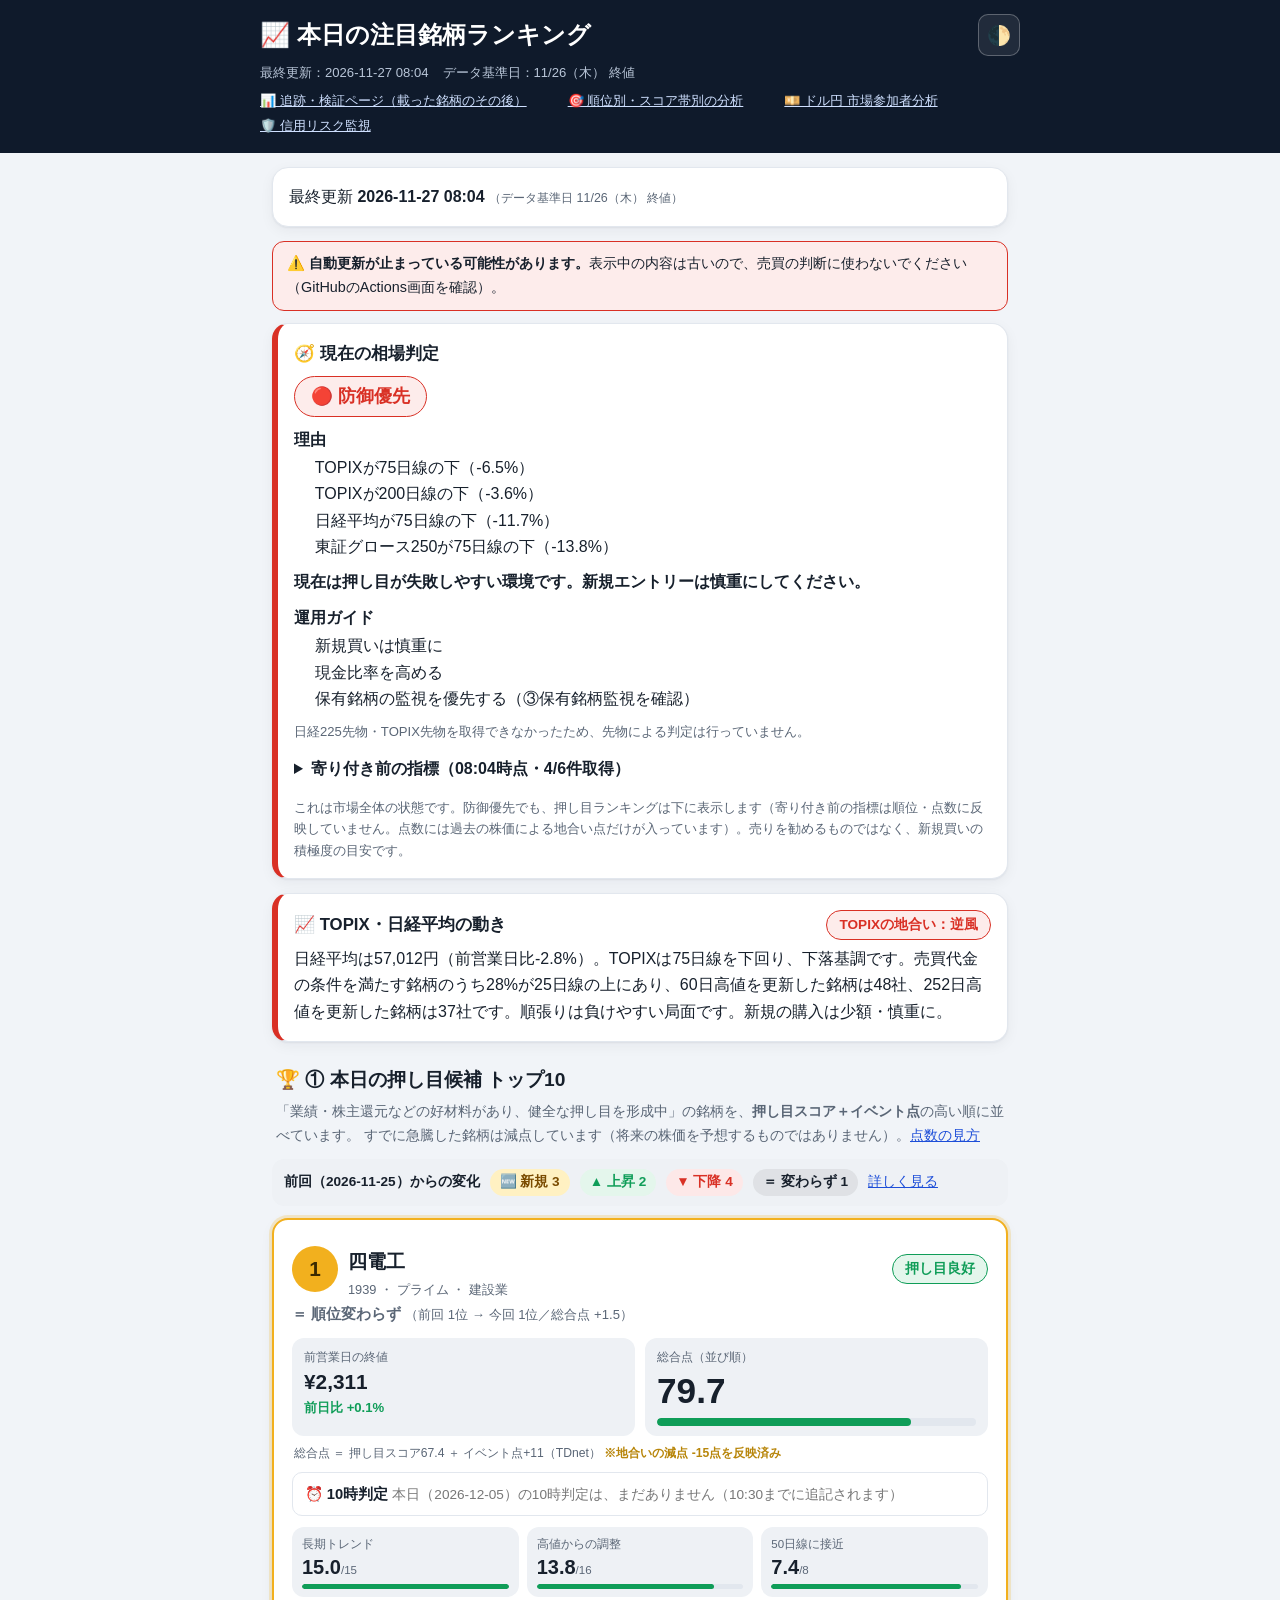
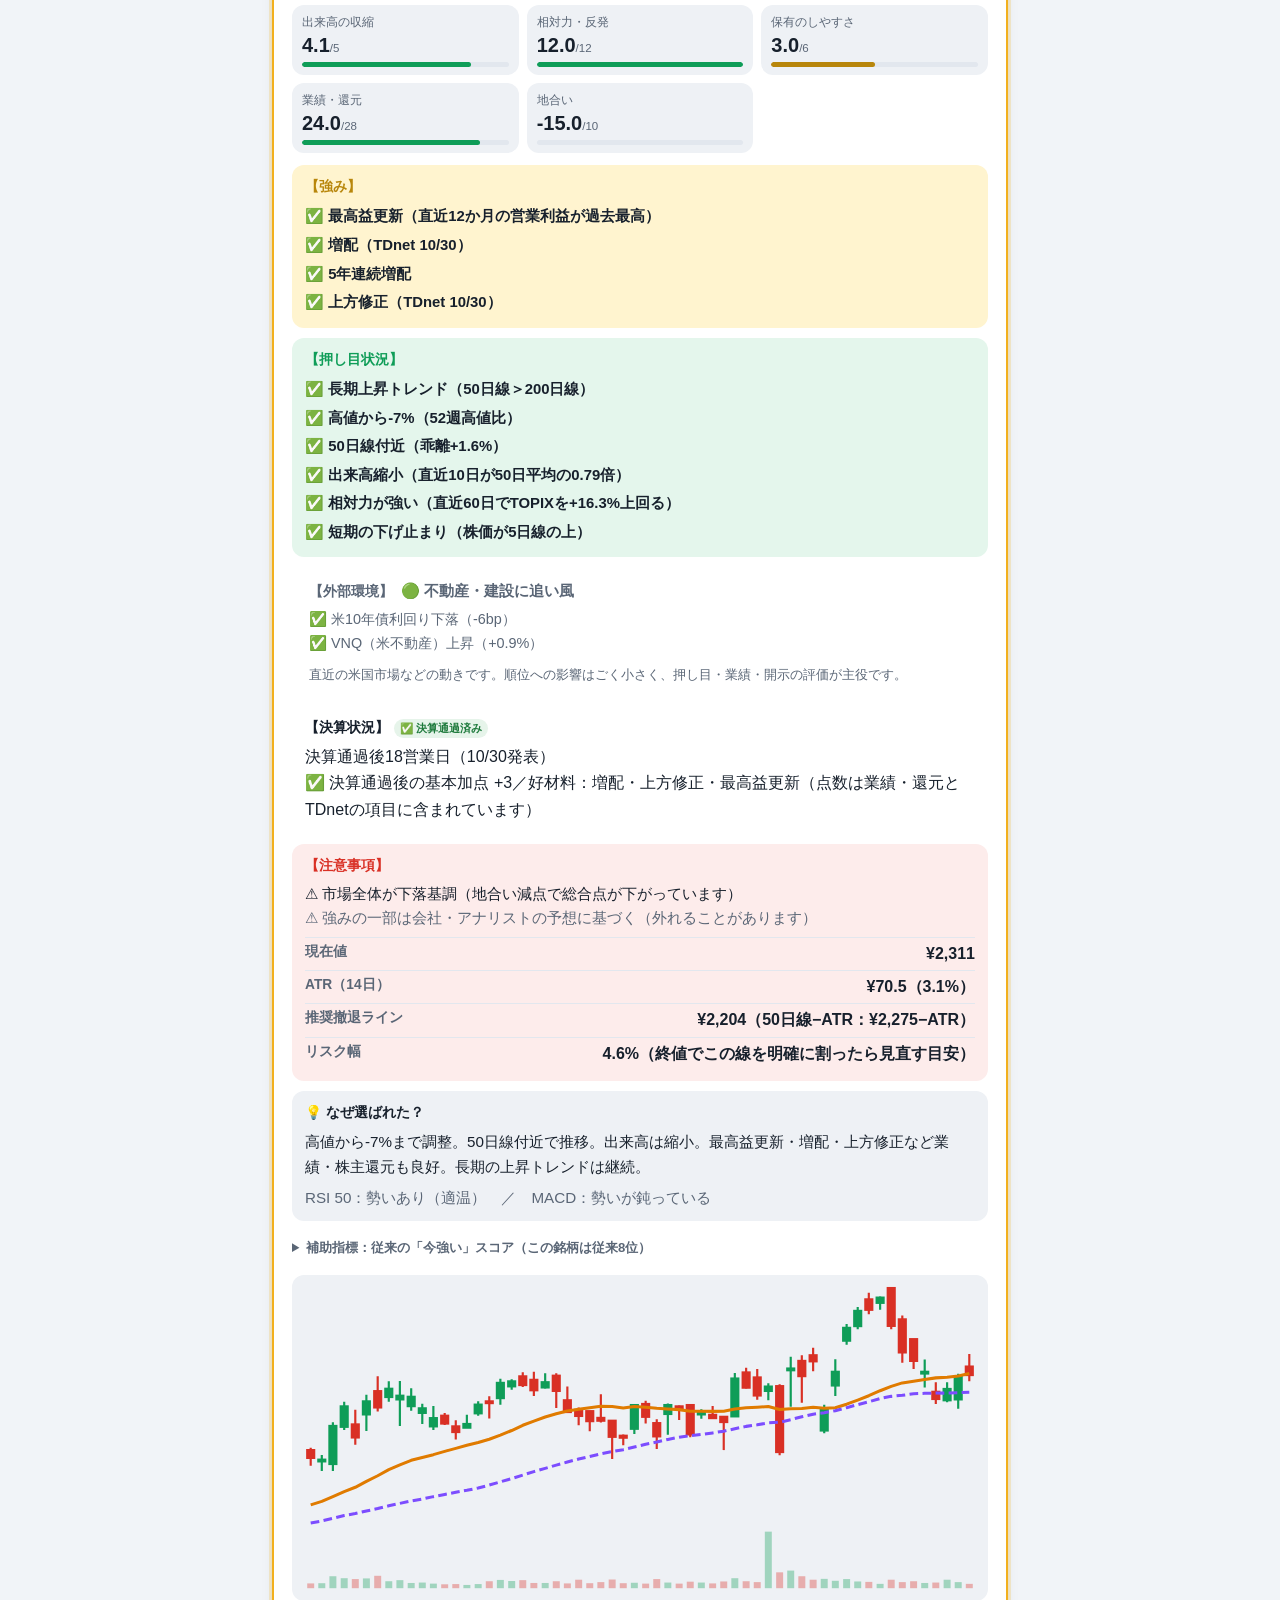
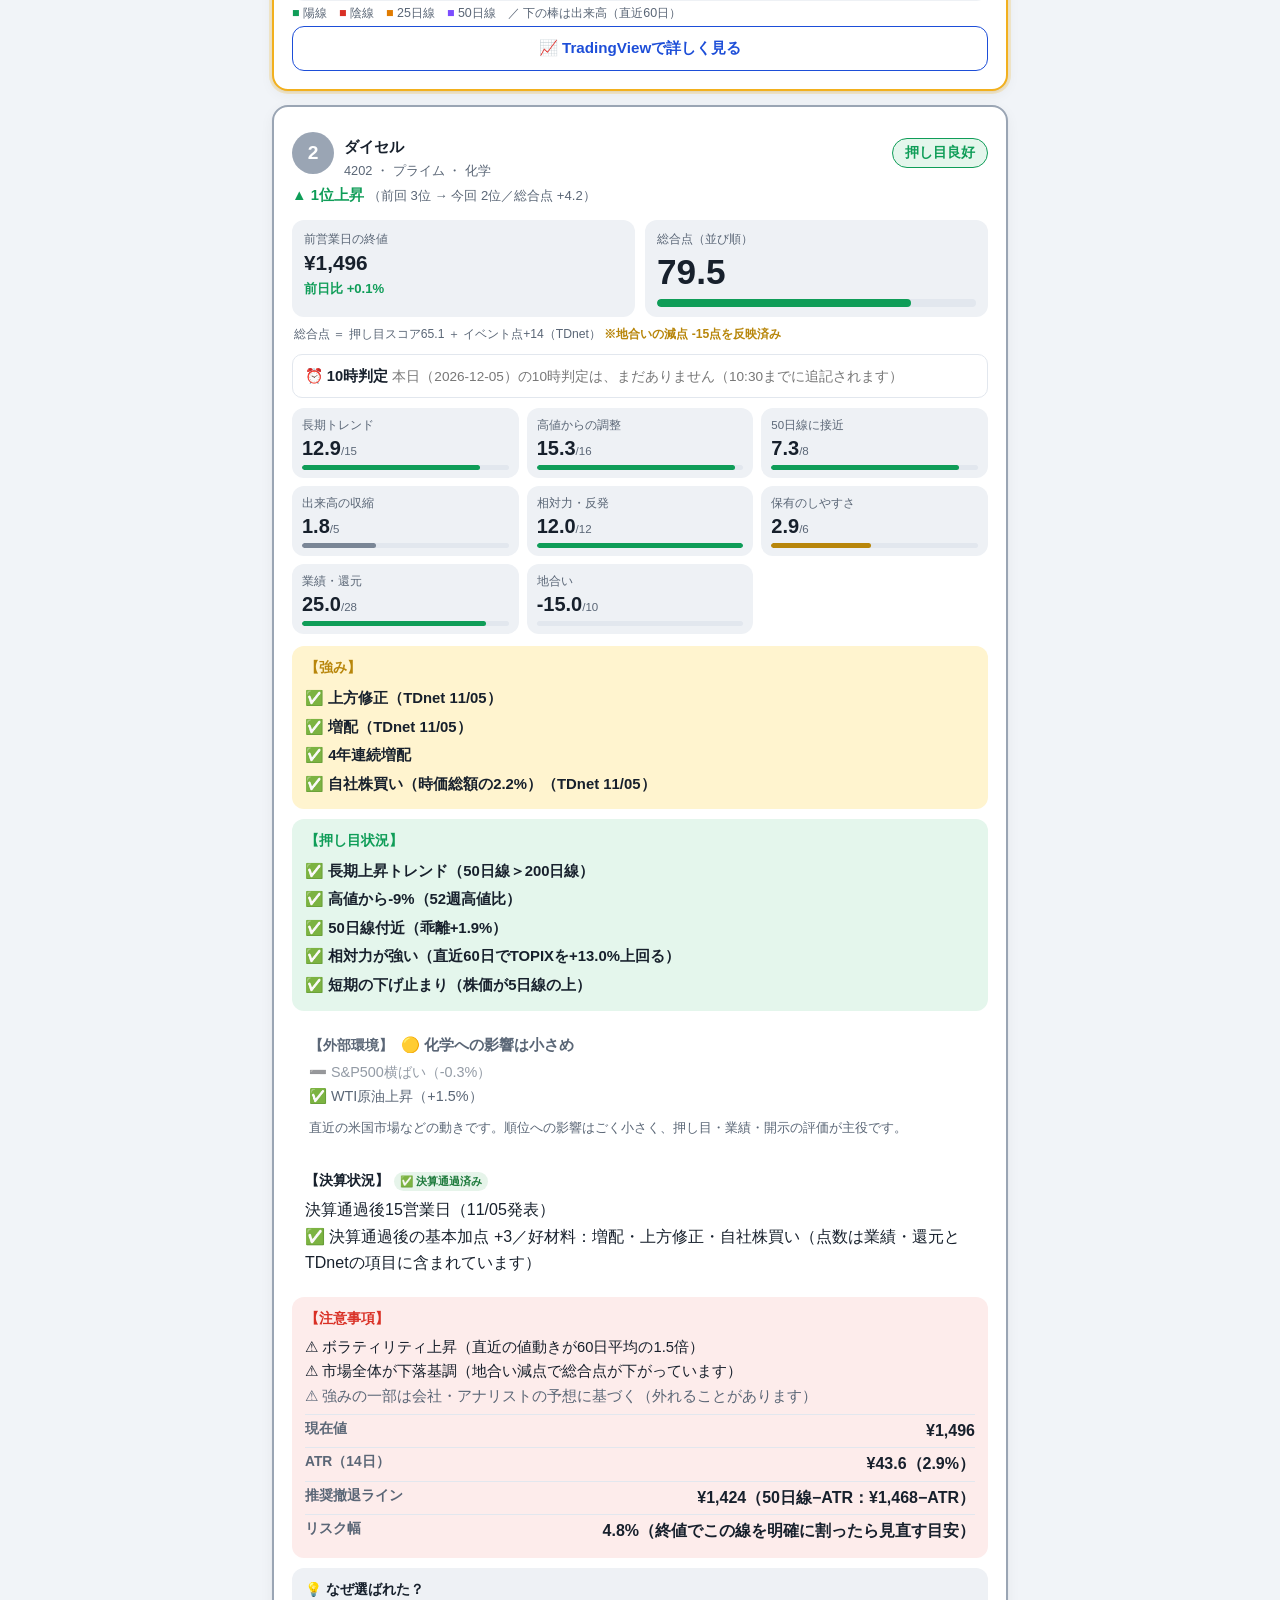
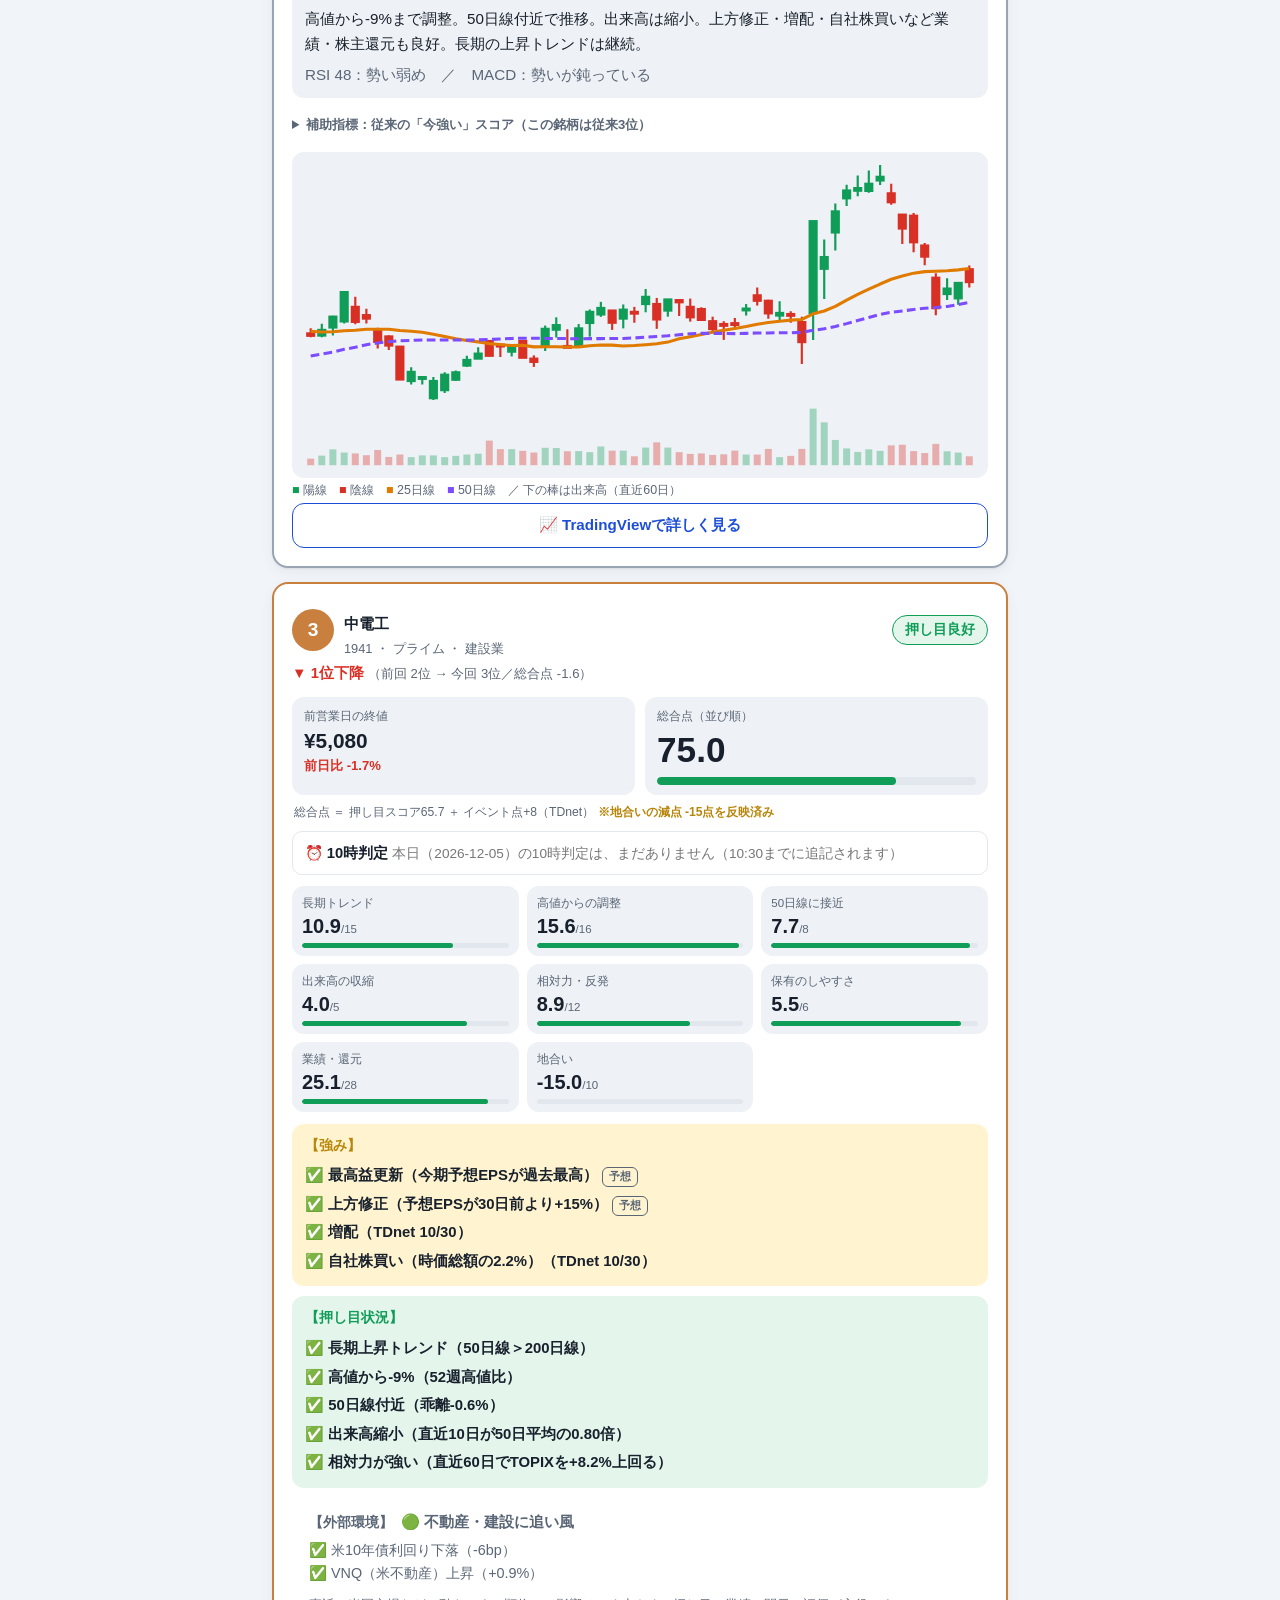
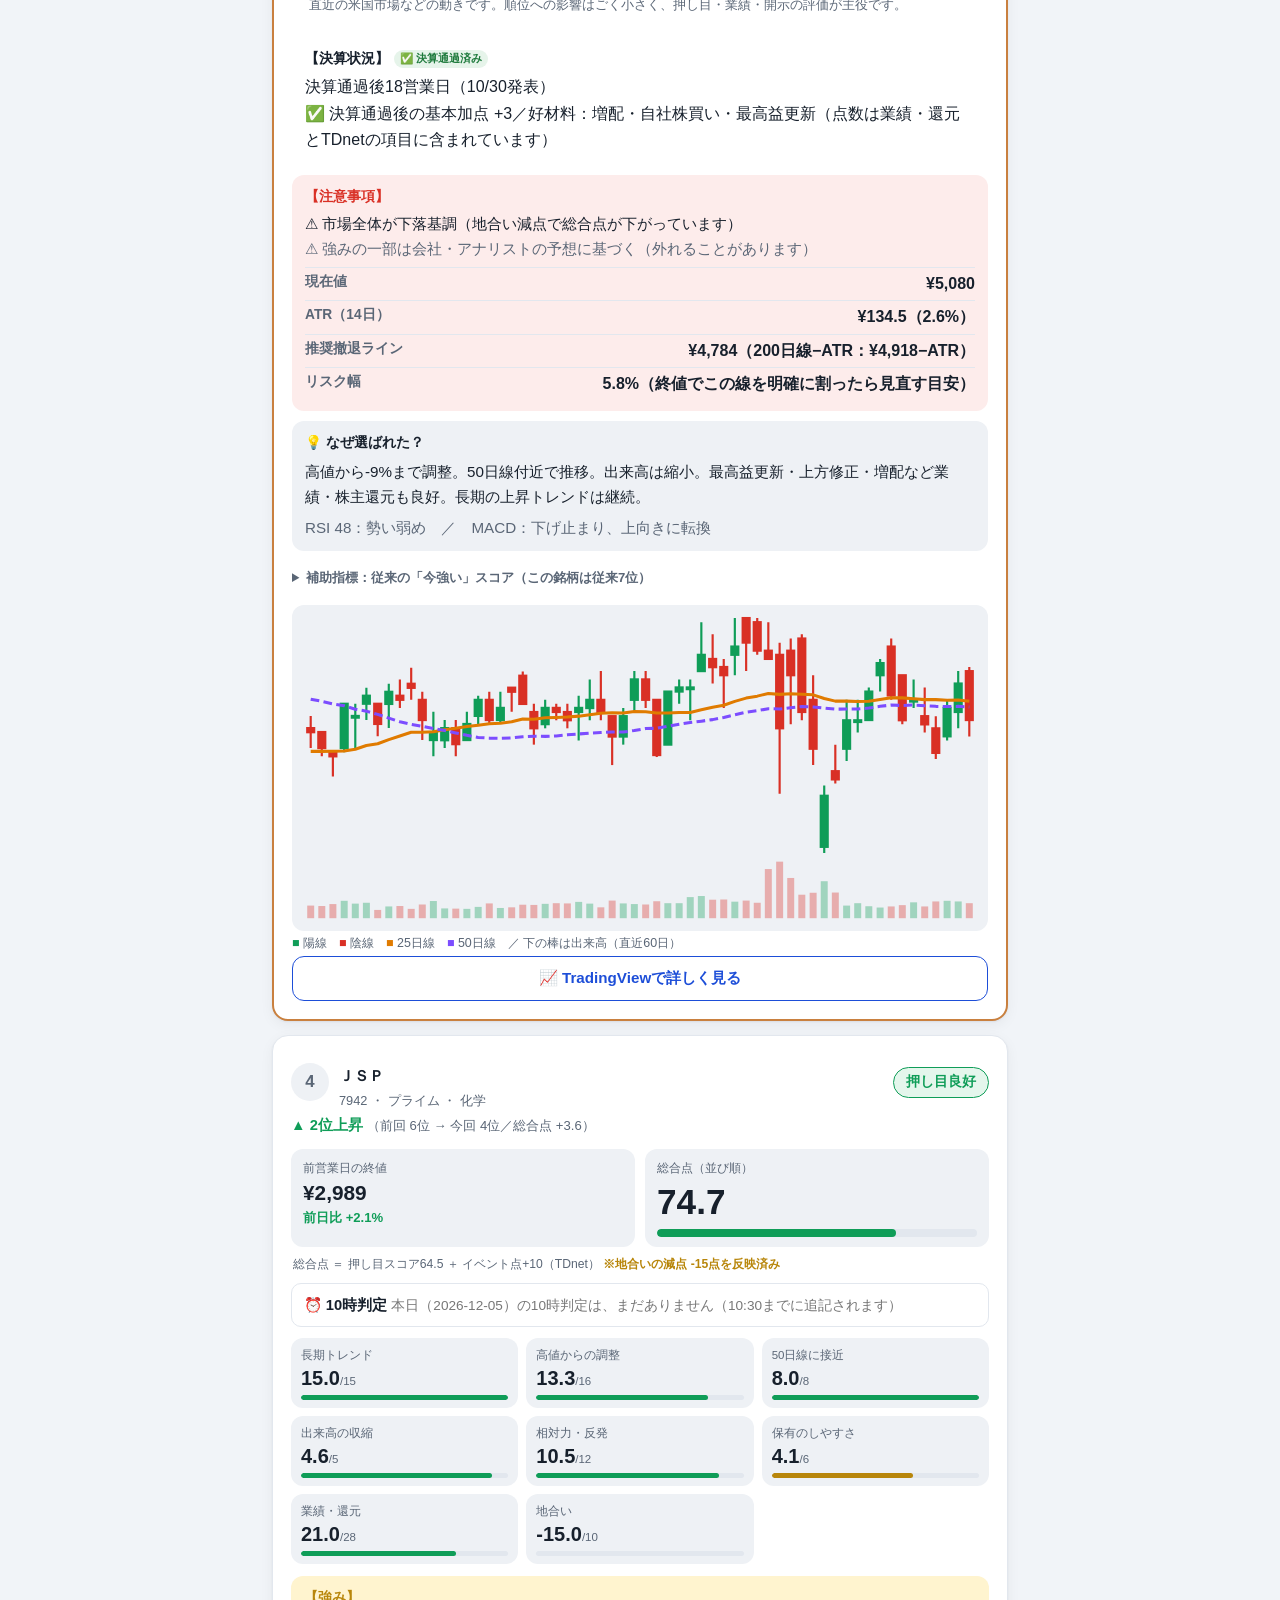
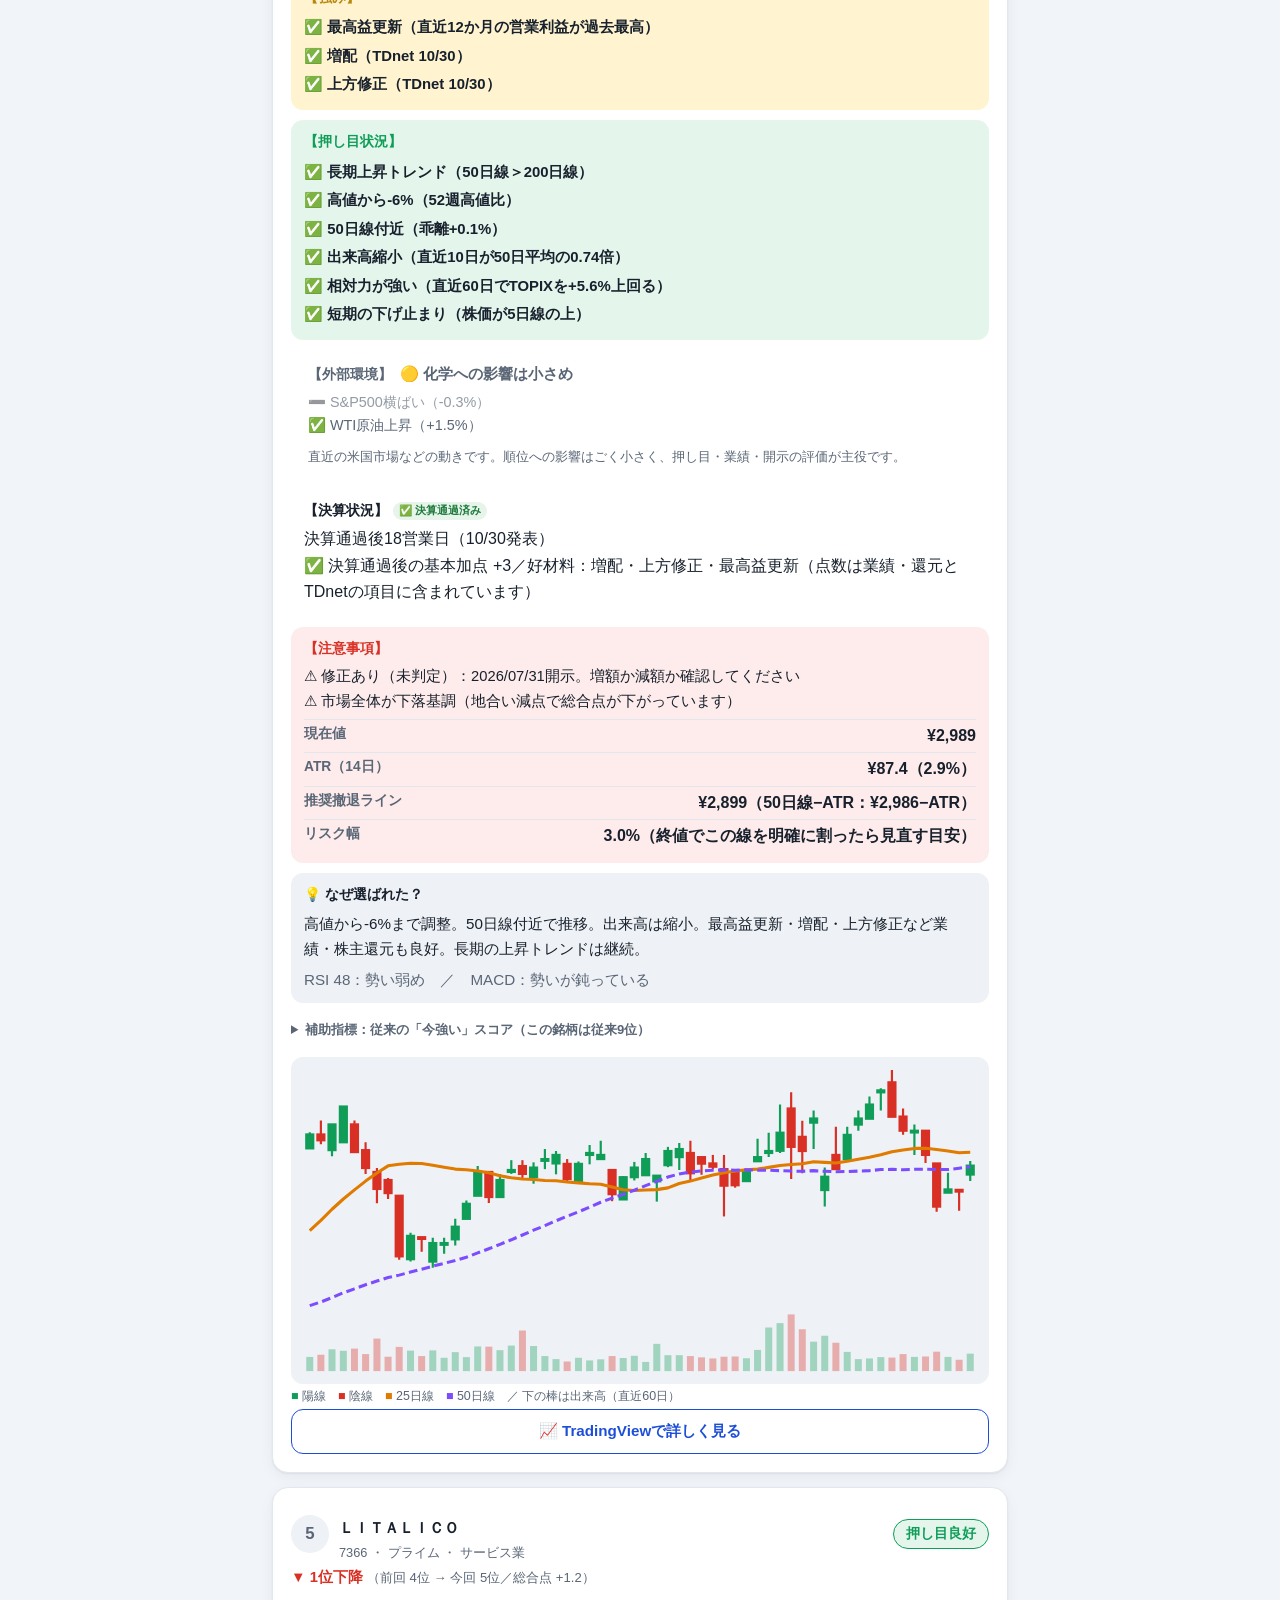
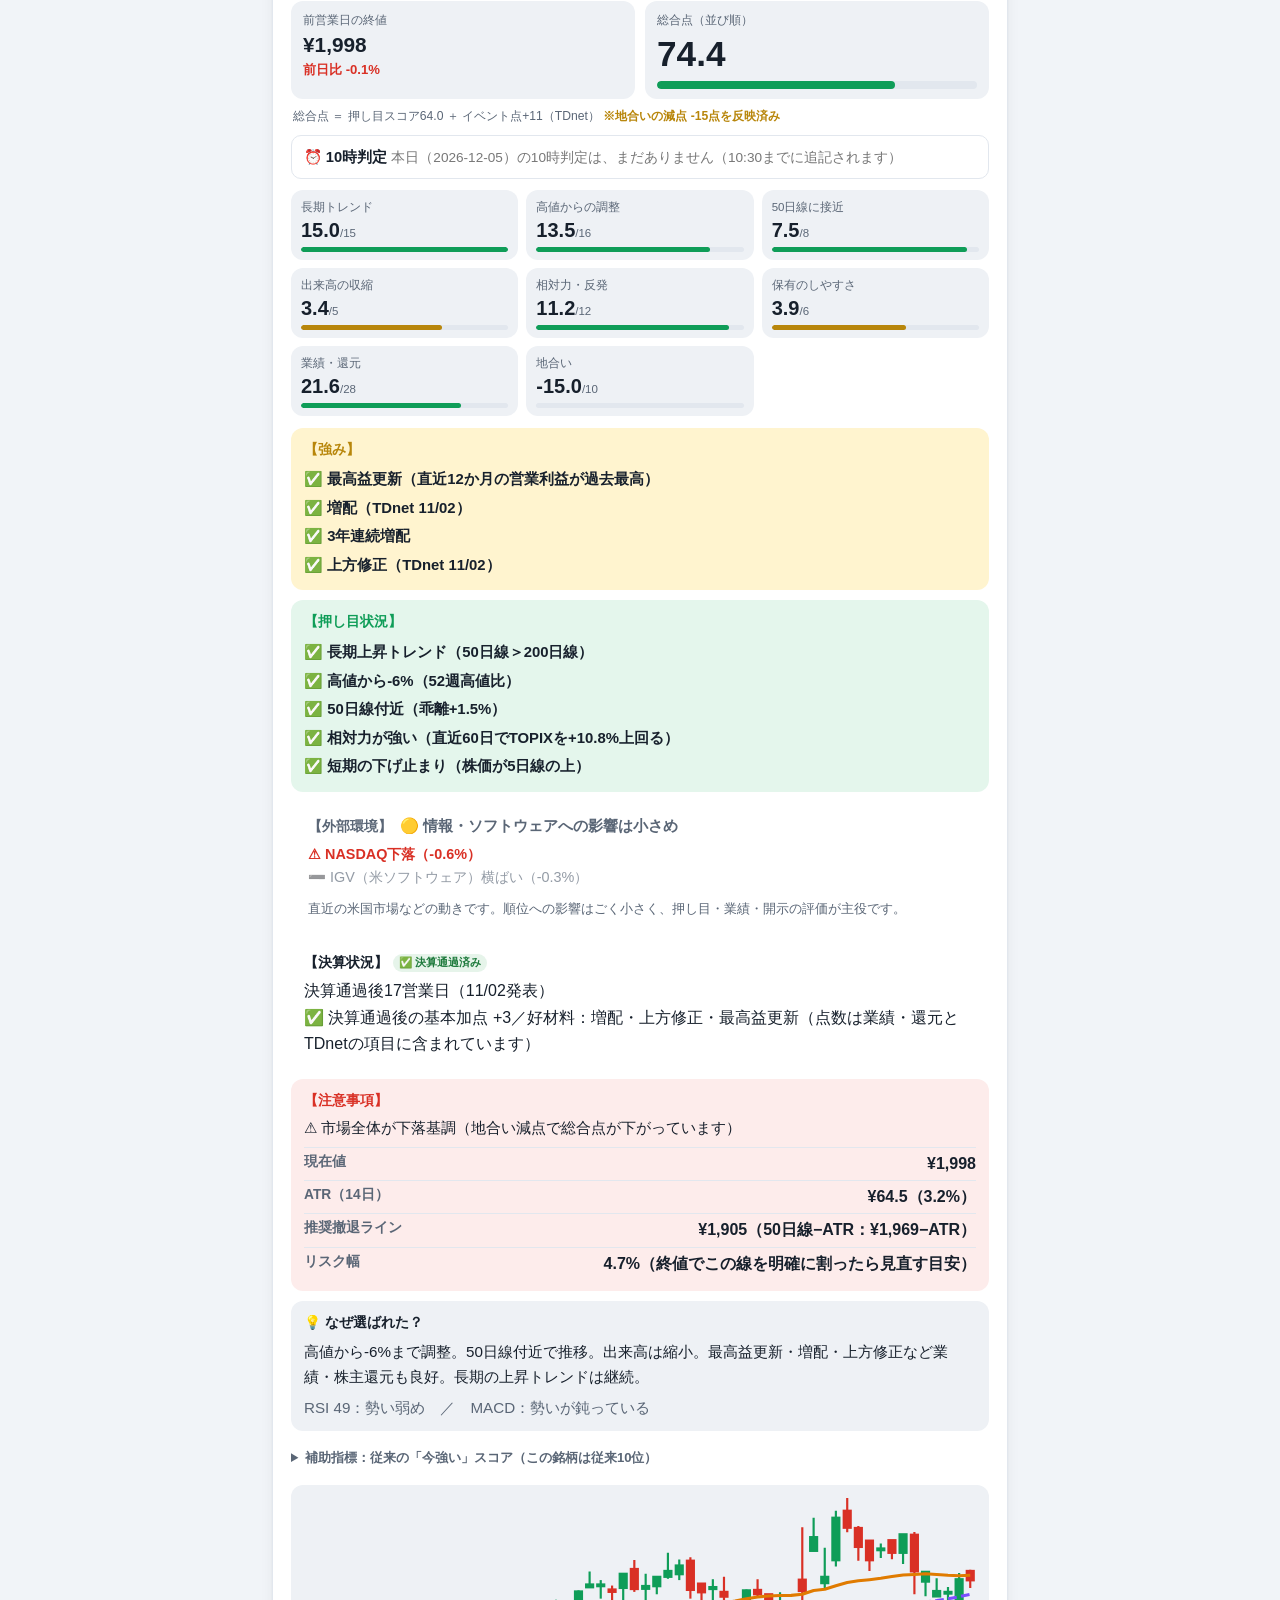
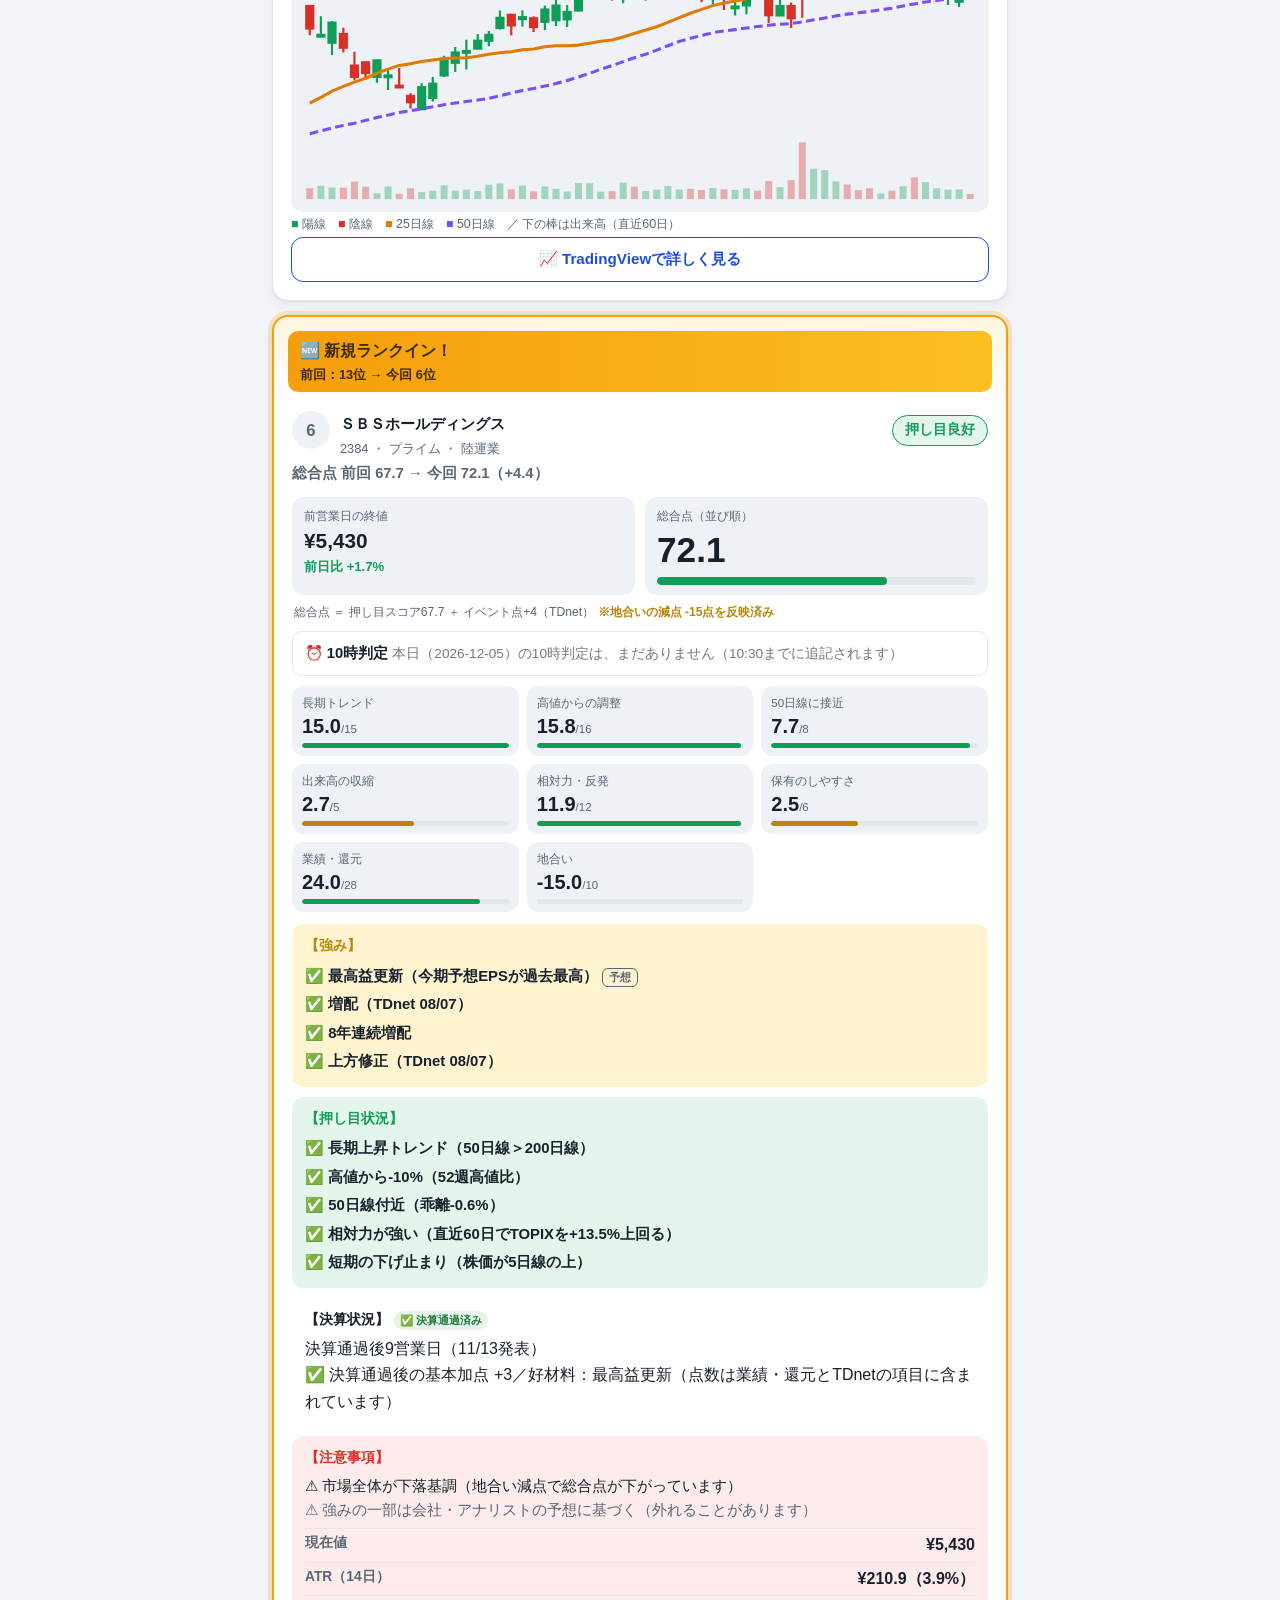
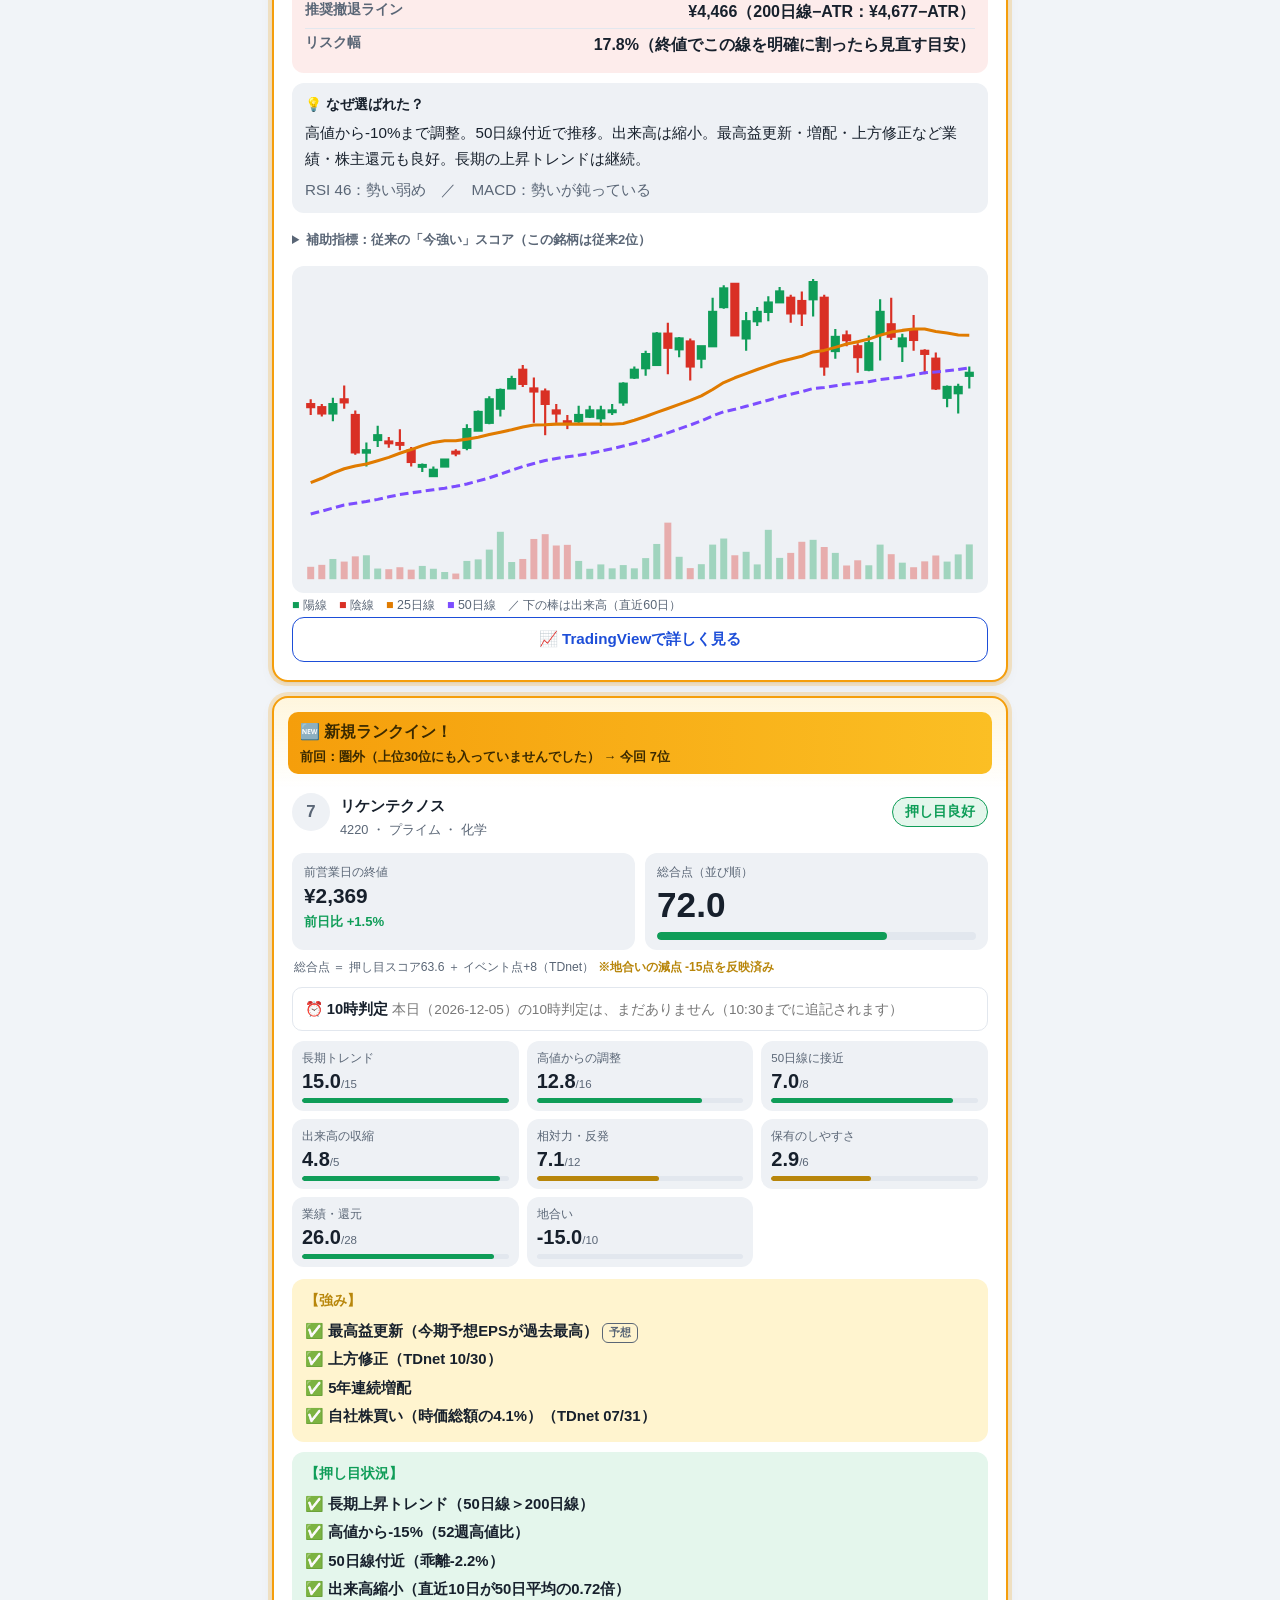
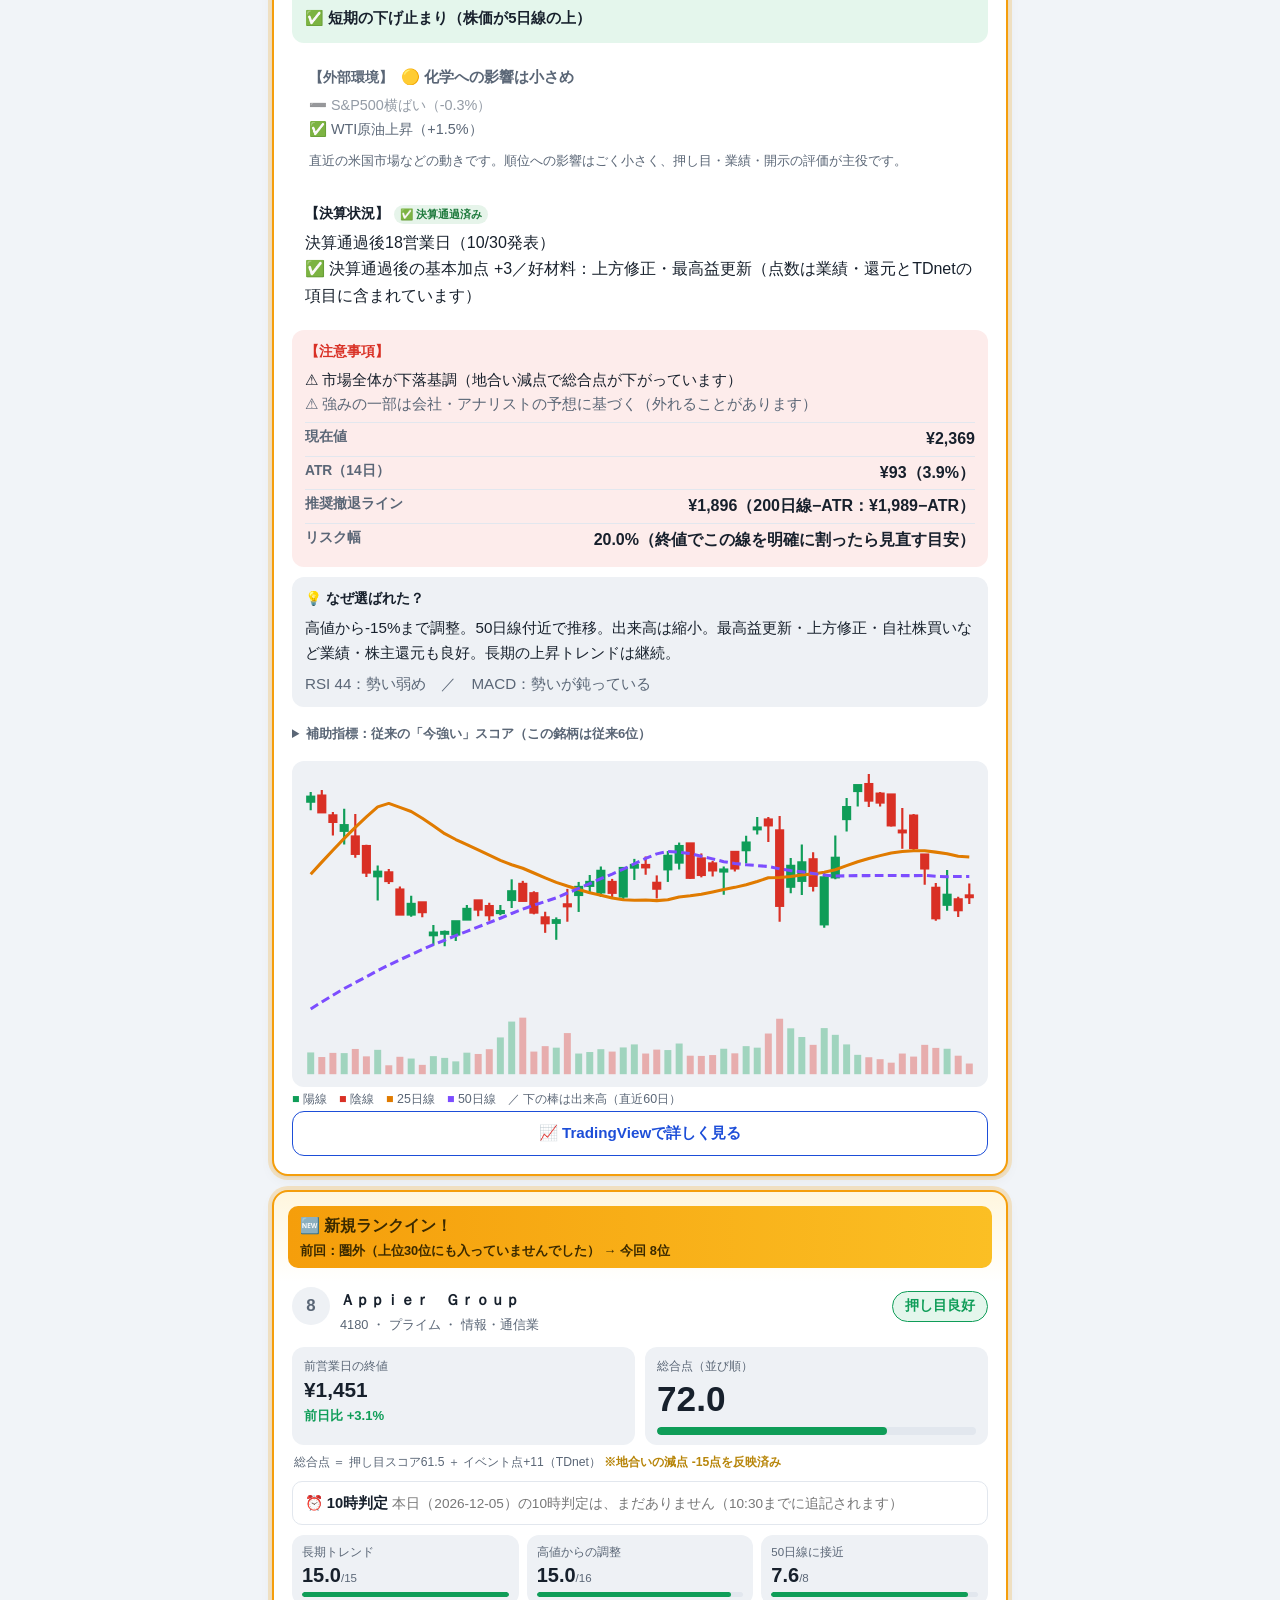
<file: docs/index.html>
<!doctype html>
<html lang="ja">
<head>
<meta charset="utf-8">
<meta name="viewport" content="width=device-width, initial-scale=1, viewport-fit=cover">
<meta name="color-scheme" content="light dark">
<meta name="theme-color" content="#0f1a2b">
<meta name="robots" content="noindex">
<title>本日の注目銘柄ランキング｜11/26（木）</title>
<link rel="stylesheet" href="style.css">
<script>
(function(){try{var t=localStorage.getItem('theme');if(t){document.documentElement.setAttribute('data-theme',t);}}catch(e){}})();
</script>
</head>
<body>

<header class="hero">
  <div class="hero-inner">
    <div class="hero-row">
      <h1>📈 本日の注目銘柄ランキング</h1>
      <button id="themeBtn" class="icon-btn" type="button" aria-label="ライト／ダーク表示を切り替え">🌓</button>
    </div>
    <p class="meta">
      <span>最終更新：2026-11-27 08:04</span>
      <span>データ基準日：11/26（木） 終値</span>
    </p>
    <p class="meta"><a class="back" href="tracking.html">📊 追跡・検証ページ（載った銘柄のその後）</a>　<a class="back" href="analysis.html">🎯 順位別・スコア帯別の分析</a>　<a class="back" href="fx/">💴 ドル円 市場参加者分析</a>　<a class="back" href="negative/">🛡️ 信用リスク監視</a></p>
  </div>
</header>

<main class="wrap">

  
  <!-- 最終更新 -->
  <section class="card refresh" id="refresh">
    <div class="rf-row">
      <div><span class="rf-label">最終更新</span> <b class="rf-time">2026-11-27 08:04</b>
        <small>（データ基準日 11/26（木） 終値）</small></div>
    </div>
  </section>

  <div id="staleBanner" class="banner danger" hidden>
    ⚠️ <b>自動更新が止まっている可能性があります。</b>表示中の内容は古いので、売買の判断に使わないでください（GitHubのActions画面を確認）。
  </div>

  <!-- 相場環境の判定 -->
  
  
  
  <section class="card stance stance-defense" id="stance">
    <h2>🧭 現在の相場判定</h2>
    <p class="stance-main"><span class="pill bear">🔴 防御優先</span></p>
    <p class="stance-sub"><b>理由</b></p>
    <ul class="stance-reasons">
      <li>TOPIXが75日線の下（-6.5%）</li><li>TOPIXが200日線の下（-3.6%）</li><li>日経平均が75日線の下（-11.7%）</li><li>東証グロース250が75日線の下（-13.8%）</li>
    </ul>
    <p class="stance-msg">現在は押し目が失敗しやすい環境です。新規エントリーは慎重にしてください。</p>
    <p class="stance-sub"><b>運用ガイド</b></p>
    <ul class="stance-guide"><li>新規買いは慎重に</li><li>現金比率を高める</li><li>保有銘柄の監視を優先する（③保有銘柄監視を確認）</li></ul>
    
    
    <p class="hint">日経225先物・TOPIX先物を取得できなかったため、先物による判定は行っていません。</p>
    
    <details class="pm-table">
      <summary>寄り付き前の指標（08:04時点・4/6件取得）</summary>
      <div class="table-wrap"><table>
        <thead><tr><th>指標</th><th>変化</th><th>見立て</th></tr></thead>
        <tbody><tr class="pm-stale">
          <th scope="row">日経225先物<small>重視</small></th>
          <td>—</td>
          <td>古い（判定に使わず）<small>最後の値が11/26 13:45で古い</small></td></tr><tr class="pm-stale">
          <th scope="row">TOPIX先物<small>重視</small></th>
          <td>—</td>
          <td>古い（判定に使わず）<small>最後の値が11/26 08:45で古い</small></td></tr><tr class="pm-neutral">
          <th scope="row">ドル円</th>
          <td>+0.03%</td>
          <td>中立</td></tr><tr class="pm-neutral">
          <th scope="row">S&amp;P500</th>
          <td>-0.25%</td>
          <td>中立</td></tr><tr class="pm-neutral">
          <th scope="row">NASDAQ</th>
          <td>-0.62%</td>
          <td>中立</td></tr><tr class="pm-neutral">
          <th scope="row">SOX指数</th>
          <td>-0.65%</td>
          <td>中立</td></tr></tbody>
      </table></div>
      <p class="hint">先物・ドル円は東証の前営業日の引け（15:30）から今朝まで、米国の指数は直近の取引日の前日比です。先物を重視して判定に反映しますが、<b>個別銘柄の順位・点数は変えていません</b>。</p>
    </details>
    
    <p class="hint">これは市場全体の状態です。防御優先でも、押し目ランキングは下に表示します（寄り付き前の指標は順位・点数に反映していません。点数には過去の株価による地合い点だけが入っています）。売りを勧めるものではなく、新規買いの積極度の目安です。</p>
  </section>

  <!-- 市場状況 -->
  <section class="card market regime-bad">
    <div class="market-head">
      <h2>📈 TOPIX・日経平均の動き</h2>
      <span class="pill bear">TOPIXの地合い：逆風</span>
    </div>
    <p>日経平均は57,012円（前営業日比-2.8%）。TOPIXは75日線を下回り、下落基調です。売買代金の条件を満たす銘柄のうち28%が25日線の上にあり、60日高値を更新した銘柄は48社、252日高値を更新した銘柄は37社です。順張りは負けやすい局面です。新規の購入は少額・慎重に。</p>
  </section>

  <!-- ランキング -->
  <h2 class="section-title" id="top10">🏆 ① 本日の押し目候補 トップ10</h2>
  <p class="lead">「業績・株主還元などの好材料があり、健全な押し目を形成中」の銘柄を、<b>押し目スコア＋イベント点</b>の高い順に並べています。
    すでに急騰した銘柄は減点しています（将来の株価を予想するものではありません）。<a href="#guide">点数の見方</a></p>
  

  
  <div class="chg-summary" aria-label="前回からのランキング変化">
    <b>前回（2026-11-25）からの変化</b>
    <span class="cs new">🆕 新規 3</span>
    <span class="cs up">▲ 上昇 2</span>
    <span class="cs down">▼ 下降 4</span>
    <span class="cs same">＝ 変わらず 1</span>
    <a href="#movers">詳しく見る</a>
  </div>
  

  <section class="e10-strip" id="e10Strip" data-ranking-date="2026-11-26" hidden></section>

  
  
  <article class="card stock top top1" id="rank-1">
    
    <header class="stock-head">
      <div class="rank r1">1</div>
      <div class="ident">
        <h3>四電工</h3>
        <p class="sub">1939 ・ プライム ・ 建設業</p>
      </div>
      <span class="pill bull" title="">押し目良好</span>
    </header>
    
    <p class="rank-move same">
      ＝ 順位変わらず
      <span>（前回 1位 → 今回 1位／総合点 +1.5）</span>
    </p>
    

    <div class="kpis">
      <div class="kpi">
        <span class="k">前営業日の終値</span>
        <span class="v">¥2,311</span>
        <span class="chg up">前日比 +0.1%</span>
      </div>
      <div class="kpi score-kpi">
        <span class="k">総合点（並び順）</span>
        <span class="v big">79.7</span>
        <span class="bar"><i class="bull" style="width: 79.7%"></i></span>
      </div>
    </div>
    <p class="formula">総合点 ＝ 押し目スコア67.4 ＋ イベント点+11（TDnet）
      
      <b>※地合いの減点 -15点を反映済み</b></p>
    
    <div class="e10" data-code="1939"><span class="e10-title">⏰ 10時判定</span> <span class="e10-body e10-wait">10:30までに自動で追記されます（順位は変わりません）</span></div>

    <div class="scores" aria-label="押し目スコアの内訳">
      
      
      <div class="sc"><span class="k">長期トレンド</span><span class="n">15.0<small>/15</small></span>
        <span class="bar mini"><i class="bull" style="width: 100%"></i></span></div>
      
      
      <div class="sc"><span class="k">高値からの調整</span><span class="n">13.8<small>/16</small></span>
        <span class="bar mini"><i class="bull" style="width: 86%"></i></span></div>
      
      
      <div class="sc"><span class="k">50日線に接近</span><span class="n">7.4<small>/8</small></span>
        <span class="bar mini"><i class="bull" style="width: 92%"></i></span></div>
      
      
      <div class="sc"><span class="k">出来高の収縮</span><span class="n">4.1<small>/5</small></span>
        <span class="bar mini"><i class="bull" style="width: 82%"></i></span></div>
      
      
      <div class="sc"><span class="k">相対力・反発</span><span class="n">12.0<small>/12</small></span>
        <span class="bar mini"><i class="bull" style="width: 100%"></i></span></div>
      
      
      <div class="sc"><span class="k">保有のしやすさ</span><span class="n">3.0<small>/6</small></span>
        <span class="bar mini"><i class="mild" style="width: 50%"></i></span></div>
      
      
      <div class="sc"><span class="k">業績・還元</span><span class="n">24.0<small>/28</small></span>
        <span class="bar mini"><i class="bull" style="width: 86%"></i></span></div>
      
      
      <div class="sc"><span class="k">地合い</span><span class="n">-15.0<small>/10</small></span>
        <span class="bar mini"><i class="neutral" style="width: 0%"></i></span></div>
      
    </div>

    <section class="block events">
      <h4>【強み】</h4>
      <ul>
        
        <li>✅ 最高益更新（直近12か月の営業利益が過去最高）</li>
        
        <li>✅ 増配（TDnet 10/30）</li>
        
        <li>✅ 5年連続増配</li>
        
        <li>✅ 上方修正（TDnet 10/30）</li>
        
      </ul>
    </section>

    <section class="block pullback">
      <h4>【押し目状況】</h4>
      <ul>
        <li>✅ 長期上昇トレンド（50日線＞200日線）</li><li>✅ 高値から-7%（52週高値比）</li><li>✅ 50日線付近（乖離+1.6%）</li><li>✅ 出来高縮小（直近10日が50日平均の0.79倍）</li><li>✅ 相対力が強い（直近60日でTOPIXを+16.3%上回る）</li><li>✅ 短期の下げ止まり（株価が5日線の上）</li>
      </ul>
    </section>

    
    <section class="block lead lead-good">
      <h4>【外部環境】<span class="lead-head">🟢 不動産・建設に追い風</span></h4>
      
      <ul>
        <li class="ld-good">✅ 米10年債利回り下落（-6bp）</li><li class="ld-good">✅ VNQ（米不動産）上昇（+0.9%）</li>
      </ul>
      <p class="hint">直近の米国市場などの動きです。順位への影響はごく小さく、押し目・業績・開示の評価が主役です。</p>
      
    </section>
    

    <section class="block earn earn-passed">
      <h4>【決算状況】<span class="earn-badge ok">✅ 決算通過済み</span></h4>
      <ul>
        <li>決算通過後18営業日（10/30発表）</li>
        
        <li>✅ 決算通過後の基本加点 +3／好材料：増配・上方修正・最高益更新（点数は業績・還元とTDnetの項目に含まれています）</li>
      </ul>
    </section>

    <section class="block risk">
      <h4>【注意事項】</h4>
      <ul>
        <li class="lv-mid">⚠ 市場全体が下落基調（地合い減点で総合点が下がっています）</li><li class="lv-low">⚠ 強みの一部は会社・アナリストの予想に基づく（外れることがあります）</li>
      </ul>
      
      <table class="stoptbl" aria-label="ATRベースの撤退ライン">
        <tr><th>現在値</th><td>¥2,311</td></tr>
        <tr><th>ATR（14日）</th><td>¥70.5（3.1%）</td></tr>
        <tr><th>推奨撤退ライン</th><td><b>¥2,204</b>（50日線−ATR：¥2,275−ATR）</td></tr>
        <tr><th>リスク幅</th><td><b>4.6%</b>（終値でこの線を明確に割ったら見直す目安）</td></tr>
      </table>
      
    </section>

    <section class="block easy">
      <h4>💡 なぜ選ばれた？</h4>
      <p>高値から-7%まで調整。50日線付近で推移。出来高は縮小。最高益更新・増配・上方修正など業績・株主還元も良好。長期の上昇トレンドは継続。</p>
      <p class="indicators">RSI 50：勢いあり（適温）　／　MACD：勢いが鈍っている</p>
    </section>

    <details class="legacy">
      <summary>補助指標：従来の「今強い」スコア（この銘柄は従来8位）</summary>
      <p class="hint">総合点37（基本26＋イベント11）／ 期待値点33
        ／ トレンド9・需給0・業績15・市場2
        。値が高いほど「いま勢いがある」状態で、押し目の良さとは別の指標です。</p>
    </details>

    <div class="chart">
      <svg viewBox="0 0 320 150" class="candle" role="img" aria-label="直近60日のローソク足と25日・50日移動平均線"><line class="dn" x1="8.6" x2="8.6" y1="79.4" y2="87.7"/><rect class="dn" x="7.0" y="80.5" width="3.2" height="3.6"/><rect class="vol dn" x="7.0" y="141.8" width="3.2" height="2.2"/><line class="up" x1="13.7" x2="13.7" y1="82.8" y2="90.1"/><rect class="up" x="12.1" y="84.9" width="3.2" height="0.8"/><rect class="vol up" x="12.1" y="141.7" width="3.2" height="2.3"/><line class="up" x1="18.8" x2="18.8" y1="67.7" y2="90.1"/><rect class="up" x="17.2" y="69.4" width="3.2" height="17.5"/><rect class="vol up" x="17.2" y="138.5" width="3.2" height="5.5"/><line class="up" x1="24.0" x2="24.0" y1="58.3" y2="71.3"/><rect class="up" x="22.4" y="60.4" width="3.2" height="9.4"/><rect class="vol up" x="22.4" y="139.4" width="3.2" height="4.6"/><line class="dn" x1="29.1" x2="29.1" y1="61.9" y2="78.1"/><rect class="dn" x="27.5" y="68.7" width="3.2" height="6.0"/><rect class="vol dn" x="27.5" y="139.8" width="3.2" height="4.2"/><line class="up" x1="34.2" x2="34.2" y1="55.1" y2="71.7"/><rect class="up" x="32.6" y="58.1" width="3.2" height="6.0"/><rect class="vol up" x="32.6" y="139.5" width="3.2" height="4.5"/><line class="dn" x1="39.4" x2="39.4" y1="46.6" y2="62.8"/><rect class="dn" x="37.8" y="53.4" width="3.2" height="7.5"/><rect class="vol dn" x="37.8" y="138.3" width="3.2" height="5.7"/><line class="up" x1="44.5" x2="44.5" y1="48.9" y2="58.3"/><rect class="up" x="42.9" y="52.3" width="3.2" height="3.8"/><rect class="vol up" x="42.9" y="140.8" width="3.2" height="3.2"/><line class="up" x1="49.6" x2="49.6" y1="48.7" y2="69.4"/><rect class="up" x="48.0" y="55.5" width="3.2" height="1.7"/><rect class="vol up" x="48.0" y="140.3" width="3.2" height="3.7"/><line class="up" x1="54.8" x2="54.8" y1="52.1" y2="62.4"/><rect class="up" x="53.2" y="56.0" width="3.2" height="4.3"/><rect class="vol up" x="53.2" y="141.6" width="3.2" height="2.4"/><line class="up" x1="59.9" x2="59.9" y1="59.2" y2="68.5"/><rect class="up" x="58.3" y="61.3" width="3.2" height="2.1"/><rect class="vol up" x="58.3" y="141.4" width="3.2" height="2.6"/><line class="up" x1="65.0" x2="65.0" y1="60.2" y2="71.3"/><rect class="up" x="63.4" y="65.8" width="3.2" height="3.8"/><rect class="vol up" x="63.4" y="141.9" width="3.2" height="2.1"/><line class="dn" x1="70.2" x2="70.2" y1="63.4" y2="69.0"/><rect class="dn" x="68.6" y="64.7" width="3.2" height="3.6"/><rect class="vol dn" x="68.6" y="142.2" width="3.2" height="1.8"/><line class="dn" x1="75.3" x2="75.3" y1="66.8" y2="75.6"/><rect class="dn" x="73.7" y="69.6" width="3.2" height="2.6"/><rect class="vol dn" x="73.7" y="142.1" width="3.2" height="1.9"/><line class="up" x1="80.4" x2="80.4" y1="64.3" y2="70.2"/><rect class="up" x="78.8" y="68.5" width="3.2" height="1.7"/><rect class="vol up" x="78.8" y="142.5" width="3.2" height="1.5"/><line class="up" x1="85.6" x2="85.6" y1="58.1" y2="64.7"/><rect class="up" x="84.0" y="59.6" width="3.2" height="4.0"/><rect class="vol up" x="84.0" y="142.1" width="3.2" height="1.9"/><line class="dn" x1="90.7" x2="90.7" y1="55.7" y2="66.0"/><rect class="dn" x="89.1" y="58.1" width="3.2" height="0.8"/><rect class="vol dn" x="89.1" y="140.8" width="3.2" height="3.2"/><line class="up" x1="95.8" x2="95.8" y1="47.7" y2="59.6"/><rect class="up" x="94.2" y="49.6" width="3.2" height="7.0"/><rect class="vol up" x="94.2" y="140.2" width="3.2" height="3.8"/><line class="up" x1="101.0" x2="101.0" y1="47.9" y2="52.8"/><rect class="up" x="99.4" y="48.9" width="3.2" height="2.3"/><rect class="vol up" x="99.4" y="140.7" width="3.2" height="3.3"/><line class="dn" x1="106.1" x2="106.1" y1="44.7" y2="51.5"/><rect class="dn" x="104.5" y="46.6" width="3.2" height="4.0"/><rect class="vol dn" x="104.5" y="140.3" width="3.2" height="3.7"/><line class="dn" x1="111.2" x2="111.2" y1="44.5" y2="55.6"/><rect class="dn" x="109.6" y="48.2" width="3.2" height="4.8"/><rect class="vol dn" x="109.6" y="141.6" width="3.2" height="2.4"/><line class="up" x1="116.4" x2="116.4" y1="45.2" y2="52.2"/><rect class="up" x="114.8" y="49.3" width="3.2" height="2.4"/><rect class="vol up" x="114.8" y="141.6" width="3.2" height="2.4"/><line class="dn" x1="121.5" x2="121.5" y1="45.2" y2="61.1"/><rect class="dn" x="119.9" y="46.3" width="3.2" height="7.0"/><rect class="vol dn" x="119.9" y="140.8" width="3.2" height="3.2"/><line class="dn" x1="126.6" x2="126.6" y1="51.3" y2="63.5"/><rect class="dn" x="125.0" y="57.6" width="3.2" height="5.4"/><rect class="vol dn" x="125.0" y="141.8" width="3.2" height="2.2"/><line class="dn" x1="131.8" x2="131.8" y1="60.9" y2="69.1"/><rect class="dn" x="130.2" y="62.0" width="3.2" height="2.8"/><rect class="vol dn" x="130.2" y="140.1" width="3.2" height="3.9"/><line class="dn" x1="136.9" x2="136.9" y1="62.6" y2="71.8"/><rect class="dn" x="135.3" y="62.6" width="3.2" height="4.6"/><rect class="vol dn" x="135.3" y="141.7" width="3.2" height="2.3"/><line class="dn" x1="142.0" x2="142.0" y1="54.8" y2="67.8"/><rect class="dn" x="140.4" y="65.7" width="3.2" height="1.3"/><rect class="vol dn" x="140.4" y="141.2" width="3.2" height="2.8"/><line class="dn" x1="147.2" x2="147.2" y1="67.0" y2="84.6"/><rect class="dn" x="145.6" y="67.0" width="3.2" height="7.4"/><rect class="vol dn" x="145.6" y="140.0" width="3.2" height="4.0"/><line class="dn" x1="152.3" x2="152.3" y1="73.3" y2="78.3"/><rect class="dn" x="150.7" y="73.9" width="3.2" height="0.9"/><rect class="vol dn" x="150.7" y="141.7" width="3.2" height="2.3"/><line class="up" x1="157.4" x2="157.4" y1="59.8" y2="73.1"/><rect class="up" x="155.8" y="59.8" width="3.2" height="10.9"/><rect class="vol up" x="155.8" y="141.5" width="3.2" height="2.5"/><line class="dn" x1="162.6" x2="162.6" y1="57.8" y2="68.3"/><rect class="dn" x="161.0" y="59.3" width="3.2" height="5.9"/><rect class="vol dn" x="161.0" y="141.9" width="3.2" height="2.1"/><line class="dn" x1="167.7" x2="167.7" y1="66.3" y2="80.0"/><rect class="dn" x="166.1" y="68.1" width="3.2" height="6.1"/><rect class="vol dn" x="166.1" y="139.8" width="3.2" height="4.2"/><line class="up" x1="172.8" x2="172.8" y1="59.1" y2="73.5"/><rect class="up" x="171.2" y="59.8" width="3.2" height="4.1"/><rect class="vol up" x="171.2" y="141.4" width="3.2" height="2.6"/><line class="dn" x1="178.0" x2="178.0" y1="60.0" y2="66.7"/><rect class="dn" x="176.4" y="60.4" width="3.2" height="1.5"/><rect class="vol dn" x="176.4" y="141.9" width="3.2" height="2.1"/><line class="dn" x1="183.1" x2="183.1" y1="59.8" y2="74.6"/><rect class="dn" x="181.5" y="59.8" width="3.2" height="13.5"/><rect class="vol dn" x="181.5" y="141.0" width="3.2" height="3.0"/><line class="up" x1="188.2" x2="188.2" y1="61.7" y2="66.1"/><rect class="up" x="186.6" y="63.3" width="3.2" height="0.8"/><rect class="vol up" x="186.6" y="141.4" width="3.2" height="2.6"/><line class="dn" x1="193.4" x2="193.4" y1="60.2" y2="65.9"/><rect class="dn" x="191.8" y="64.3" width="3.2" height="1.5"/><rect class="vol dn" x="191.8" y="141.8" width="3.2" height="2.2"/><line class="dn" x1="198.5" x2="198.5" y1="65.2" y2="80.5"/><rect class="dn" x="196.9" y="65.2" width="3.2" height="2.4"/><rect class="vol dn" x="196.9" y="140.9" width="3.2" height="3.1"/><line class="up" x1="203.6" x2="203.6" y1="45.0" y2="65.0"/><rect class="up" x="202.0" y="47.6" width="3.2" height="17.4"/><rect class="vol up" x="202.0" y="139.4" width="3.2" height="4.6"/><line class="dn" x1="208.8" x2="208.8" y1="42.6" y2="52.2"/><rect class="dn" x="207.2" y="44.8" width="3.2" height="7.0"/><rect class="vol dn" x="207.2" y="140.8" width="3.2" height="3.2"/><line class="dn" x1="213.9" x2="213.9" y1="43.2" y2="57.4"/><rect class="dn" x="212.3" y="47.1" width="3.2" height="8.3"/><rect class="vol dn" x="212.3" y="141.2" width="3.2" height="2.8"/><line class="up" x1="219.0" x2="219.0" y1="49.8" y2="57.6"/><rect class="up" x="217.4" y="51.3" width="3.2" height="2.0"/><rect class="vol up" x="217.4" y="118.0" width="3.2" height="26.0"/><line class="dn" x1="224.2" x2="224.2" y1="50.2" y2="82.9"/><rect class="dn" x="222.6" y="51.1" width="3.2" height="30.3"/><rect class="vol dn" x="222.6" y="136.7" width="3.2" height="7.3"/><line class="up" x1="229.3" x2="229.3" y1="37.6" y2="60.6"/><rect class="up" x="227.7" y="43.0" width="3.2" height="0.8"/><rect class="vol up" x="227.7" y="135.9" width="3.2" height="8.1"/><line class="dn" x1="234.4" x2="234.4" y1="36.9" y2="58.7"/><rect class="dn" x="232.8" y="39.5" width="3.2" height="7.0"/><rect class="vol dn" x="232.8" y="138.5" width="3.2" height="5.5"/><line class="dn" x1="239.6" x2="239.6" y1="33.4" y2="44.3"/><rect class="dn" x="238.0" y="36.9" width="3.2" height="2.8"/><rect class="vol dn" x="238.0" y="140.1" width="3.2" height="3.9"/><line class="up" x1="244.7" x2="244.7" y1="59.6" y2="72.8"/><rect class="up" x="243.1" y="61.7" width="3.2" height="9.8"/><rect class="vol up" x="243.1" y="139.7" width="3.2" height="4.3"/><line class="up" x1="249.8" x2="249.8" y1="38.7" y2="55.6"/><rect class="up" x="248.2" y="44.5" width="3.2" height="6.3"/><rect class="vol up" x="248.2" y="140.6" width="3.2" height="3.4"/><line class="up" x1="255.0" x2="255.0" y1="22.5" y2="32.1"/><rect class="up" x="253.4" y="24.3" width="3.2" height="5.9"/><rect class="vol up" x="253.4" y="139.8" width="3.2" height="4.2"/><line class="up" x1="260.1" x2="260.1" y1="14.7" y2="24.9"/><rect class="up" x="258.5" y="16.5" width="3.2" height="7.0"/><rect class="vol up" x="258.5" y="140.9" width="3.2" height="3.1"/><line class="dn" x1="265.2" x2="265.2" y1="8.2" y2="18.0"/><rect class="dn" x="263.6" y="11.2" width="3.2" height="4.8"/><rect class="vol dn" x="263.6" y="141.1" width="3.2" height="2.9"/><line class="up" x1="270.4" x2="270.4" y1="9.9" y2="16.0"/><rect class="up" x="268.8" y="10.4" width="3.2" height="2.4"/><rect class="vol up" x="268.8" y="142.0" width="3.2" height="2.0"/><line class="dn" x1="275.5" x2="275.5" y1="6.0" y2="24.9"/><rect class="dn" x="273.9" y="6.0" width="3.2" height="17.4"/><rect class="vol dn" x="273.9" y="140.1" width="3.2" height="3.9"/><line class="dn" x1="280.6" x2="280.6" y1="18.6" y2="40.4"/><rect class="dn" x="279.0" y="20.4" width="3.2" height="15.2"/><rect class="vol dn" x="279.0" y="141.2" width="3.2" height="2.8"/><line class="dn" x1="285.8" x2="285.8" y1="29.5" y2="43.2"/><rect class="dn" x="284.2" y="29.5" width="3.2" height="10.0"/><rect class="vol dn" x="284.2" y="140.8" width="3.2" height="3.2"/><line class="up" x1="290.9" x2="290.9" y1="38.9" y2="51.7"/><rect class="up" x="289.3" y="44.5" width="3.2" height="0.8"/><rect class="vol up" x="289.3" y="141.6" width="3.2" height="2.4"/><line class="dn" x1="296.0" x2="296.0" y1="49.3" y2="59.3"/><rect class="dn" x="294.4" y="53.7" width="3.2" height="3.3"/><rect class="vol dn" x="294.4" y="141.4" width="3.2" height="2.6"/><line class="up" x1="301.2" x2="301.2" y1="49.3" y2="58.5"/><rect class="up" x="299.6" y="52.4" width="3.2" height="5.2"/><rect class="vol up" x="299.6" y="140.1" width="3.2" height="3.9"/><line class="up" x1="306.3" x2="306.3" y1="45.4" y2="61.5"/><rect class="up" x="304.7" y="46.7" width="3.2" height="10.5"/><rect class="vol up" x="304.7" y="141.2" width="3.2" height="2.8"/><line class="dn" x1="311.4" x2="311.4" y1="36.3" y2="48.9"/><rect class="dn" x="309.8" y="42.1" width="3.2" height="3.9"/><rect class="vol dn" x="309.8" y="142.0" width="3.2" height="2.0"/><polyline class="ma25" points="8.6,105.7 13.7,104.1 18.8,101.9 24.0,99.6 29.1,97.6 34.2,94.9 39.4,92.3 44.5,89.5 49.6,87.3 54.8,85.2 59.9,83.9 65.0,82.6 70.2,81.1 75.3,79.7 80.4,78.3 85.6,77.0 90.7,75.5 95.8,73.6 101.0,71.5 106.1,69.1 111.2,67.2 116.4,65.3 121.5,63.8 126.6,62.5 131.8,61.7 136.9,61.0 142.0,60.3 147.2,60.5 152.3,61.1 157.4,60.5 162.6,60.8 167.7,61.3 172.8,61.6 178.0,61.9 183.1,62.6 188.2,62.6 193.4,62.7 198.5,62.6 203.6,61.6 208.8,61.0 213.9,60.8 219.0,60.5 224.2,61.8 229.3,61.5 234.4,61.4 239.6,60.8 244.7,61.3 249.8,61.0 255.0,59.4 260.1,57.5 265.2,55.5 270.4,53.2 275.5,51.2 280.6,49.6 285.8,48.8 290.9,48.0 296.0,47.3 301.2,47.0 306.3,46.4 311.4,45.3"/><polyline class="ma75" points="8.6,114.0 13.7,113.1 18.8,111.9 24.0,110.6 29.1,109.7 34.2,108.5 39.4,107.4 44.5,106.1 49.6,105.0 54.8,103.9 59.9,103.0 65.0,101.9 70.2,100.9 75.3,99.9 80.4,99.0 85.6,97.9 90.7,96.6 95.8,95.1 101.0,93.6 106.1,92.0 111.2,90.4 116.4,88.9 121.5,87.4 126.6,86.0 131.8,84.6 136.9,83.4 142.0,82.2 147.2,81.2 152.3,80.3 157.4,79.1 162.6,77.8 167.7,76.8 172.8,75.6 178.0,74.6 183.1,73.9 188.2,73.3 193.4,72.6 198.5,71.8 203.6,70.7 208.8,69.6 213.9,68.9 219.0,68.0 224.2,67.7 229.3,66.5 234.4,65.2 239.6,64.0 244.7,63.3 249.8,62.4 255.0,61.0 260.1,59.6 265.2,58.3 270.4,56.8 275.5,55.8 280.6,55.3 285.8,54.6 290.9,54.4 296.0,54.3 301.2,54.3 306.3,54.1 311.4,53.9"/></svg>
      <p class="legend"><span class="l-up">陽線</span><span class="l-dn">陰線</span><span class="l-ma25">25日線</span><span class="l-ma75">50日線</span>／ 下の棒は出来高（直近60日）</p>
      <button class="btn" type="button" data-code="1939" onclick="toggleTV(this)">📈 TradingViewで詳しく見る</button>
      <div class="tv" id="tv-1939" hidden>
        <div id="tvc-1939" class="tv-box"></div>
        <a class="tv-link" href="https://jp.tradingview.com/chart/?symbol=TSE%3A1939" target="_blank" rel="noopener">TradingViewで開く ↗</a>
      </div>
    </div>

    
  </article>
  
  
  <article class="card stock top top2" id="rank-2">
    
    <header class="stock-head">
      <div class="rank r2">2</div>
      <div class="ident">
        <h3>ダイセル</h3>
        <p class="sub">4202 ・ プライム ・ 化学</p>
      </div>
      <span class="pill bull" title="">押し目良好</span>
    </header>
    
    <p class="rank-move up">
      ▲ 1位上昇
      <span>（前回 3位 → 今回 2位／総合点 +4.2）</span>
    </p>
    

    <div class="kpis">
      <div class="kpi">
        <span class="k">前営業日の終値</span>
        <span class="v">¥1,496</span>
        <span class="chg up">前日比 +0.1%</span>
      </div>
      <div class="kpi score-kpi">
        <span class="k">総合点（並び順）</span>
        <span class="v big">79.5</span>
        <span class="bar"><i class="bull" style="width: 79.5%"></i></span>
      </div>
    </div>
    <p class="formula">総合点 ＝ 押し目スコア65.1 ＋ イベント点+14（TDnet）
      
      <b>※地合いの減点 -15点を反映済み</b></p>
    
    <div class="e10" data-code="4202"><span class="e10-title">⏰ 10時判定</span> <span class="e10-body e10-wait">10:30までに自動で追記されます（順位は変わりません）</span></div>

    <div class="scores" aria-label="押し目スコアの内訳">
      
      
      <div class="sc"><span class="k">長期トレンド</span><span class="n">12.9<small>/15</small></span>
        <span class="bar mini"><i class="bull" style="width: 86%"></i></span></div>
      
      
      <div class="sc"><span class="k">高値からの調整</span><span class="n">15.3<small>/16</small></span>
        <span class="bar mini"><i class="bull" style="width: 96%"></i></span></div>
      
      
      <div class="sc"><span class="k">50日線に接近</span><span class="n">7.3<small>/8</small></span>
        <span class="bar mini"><i class="bull" style="width: 91%"></i></span></div>
      
      
      <div class="sc"><span class="k">出来高の収縮</span><span class="n">1.8<small>/5</small></span>
        <span class="bar mini"><i class="neutral" style="width: 36%"></i></span></div>
      
      
      <div class="sc"><span class="k">相対力・反発</span><span class="n">12.0<small>/12</small></span>
        <span class="bar mini"><i class="bull" style="width: 100%"></i></span></div>
      
      
      <div class="sc"><span class="k">保有のしやすさ</span><span class="n">2.9<small>/6</small></span>
        <span class="bar mini"><i class="mild" style="width: 48%"></i></span></div>
      
      
      <div class="sc"><span class="k">業績・還元</span><span class="n">25.0<small>/28</small></span>
        <span class="bar mini"><i class="bull" style="width: 89%"></i></span></div>
      
      
      <div class="sc"><span class="k">地合い</span><span class="n">-15.0<small>/10</small></span>
        <span class="bar mini"><i class="neutral" style="width: 0%"></i></span></div>
      
    </div>

    <section class="block events">
      <h4>【強み】</h4>
      <ul>
        
        <li>✅ 上方修正（TDnet 11/05）</li>
        
        <li>✅ 増配（TDnet 11/05）</li>
        
        <li>✅ 4年連続増配</li>
        
        <li>✅ 自社株買い（時価総額の2.2%）（TDnet 11/05）</li>
        
      </ul>
    </section>

    <section class="block pullback">
      <h4>【押し目状況】</h4>
      <ul>
        <li>✅ 長期上昇トレンド（50日線＞200日線）</li><li>✅ 高値から-9%（52週高値比）</li><li>✅ 50日線付近（乖離+1.9%）</li><li>✅ 相対力が強い（直近60日でTOPIXを+13.0%上回る）</li><li>✅ 短期の下げ止まり（株価が5日線の上）</li>
      </ul>
    </section>

    
    <section class="block lead lead-flat">
      <h4>【外部環境】<span class="lead-head">🟡 化学への影響は小さめ</span></h4>
      
      <ul>
        <li class="ld-flat">➖ S&amp;P500横ばい（-0.3%）</li><li class="ld-good">✅ WTI原油上昇（+1.5%）</li>
      </ul>
      <p class="hint">直近の米国市場などの動きです。順位への影響はごく小さく、押し目・業績・開示の評価が主役です。</p>
      
    </section>
    

    <section class="block earn earn-passed">
      <h4>【決算状況】<span class="earn-badge ok">✅ 決算通過済み</span></h4>
      <ul>
        <li>決算通過後15営業日（11/05発表）</li>
        
        <li>✅ 決算通過後の基本加点 +3／好材料：増配・上方修正・自社株買い（点数は業績・還元とTDnetの項目に含まれています）</li>
      </ul>
    </section>

    <section class="block risk">
      <h4>【注意事項】</h4>
      <ul>
        <li class="lv-mid">⚠ ボラティリティ上昇（直近の値動きが60日平均の1.5倍）</li><li class="lv-mid">⚠ 市場全体が下落基調（地合い減点で総合点が下がっています）</li><li class="lv-low">⚠ 強みの一部は会社・アナリストの予想に基づく（外れることがあります）</li>
      </ul>
      
      <table class="stoptbl" aria-label="ATRベースの撤退ライン">
        <tr><th>現在値</th><td>¥1,496</td></tr>
        <tr><th>ATR（14日）</th><td>¥43.6（2.9%）</td></tr>
        <tr><th>推奨撤退ライン</th><td><b>¥1,424</b>（50日線−ATR：¥1,468−ATR）</td></tr>
        <tr><th>リスク幅</th><td><b>4.8%</b>（終値でこの線を明確に割ったら見直す目安）</td></tr>
      </table>
      
    </section>

    <section class="block easy">
      <h4>💡 なぜ選ばれた？</h4>
      <p>高値から-9%まで調整。50日線付近で推移。出来高は縮小。上方修正・増配・自社株買いなど業績・株主還元も良好。長期の上昇トレンドは継続。</p>
      <p class="indicators">RSI 48：勢い弱め　／　MACD：勢いが鈍っている</p>
    </section>

    <details class="legacy">
      <summary>補助指標：従来の「今強い」スコア（この銘柄は従来3位）</summary>
      <p class="hint">総合点41（基本26＋イベント15）／ 期待値点41
        ／ トレンド5・需給4・業績15・市場2
        。値が高いほど「いま勢いがある」状態で、押し目の良さとは別の指標です。</p>
    </details>

    <div class="chart">
      <svg viewBox="0 0 320 150" class="candle" role="img" aria-label="直近60日のローソク足と25日・50日移動平均線"><line class="dn" x1="8.6" x2="8.6" y1="81.0" y2="85.2"/><rect class="dn" x="7.0" y="83.4" width="3.2" height="1.1"/><rect class="vol dn" x="7.0" y="141.0" width="3.2" height="3.0"/><line class="up" x1="13.7" x2="13.7" y1="79.0" y2="85.2"/><rect class="up" x="12.1" y="81.8" width="3.2" height="2.6"/><rect class="vol up" x="12.1" y="139.6" width="3.2" height="4.4"/><line class="up" x1="18.8" x2="18.8" y1="75.3" y2="84.4"/><rect class="up" x="17.2" y="75.7" width="3.2" height="5.0"/><rect class="vol up" x="17.2" y="136.7" width="3.2" height="7.3"/><line class="up" x1="24.0" x2="24.0" y1="64.4" y2="78.9"/><rect class="up" x="22.4" y="64.4" width="3.2" height="13.5"/><rect class="vol up" x="22.4" y="138.2" width="3.2" height="5.8"/><line class="dn" x1="29.1" x2="29.1" y1="66.5" y2="79.2"/><rect class="dn" x="27.5" y="71.2" width="3.2" height="6.9"/><rect class="vol dn" x="27.5" y="138.6" width="3.2" height="5.4"/><line class="dn" x1="34.2" x2="34.2" y1="72.1" y2="78.9"/><rect class="dn" x="32.6" y="75.0" width="3.2" height="1.6"/><rect class="vol dn" x="32.6" y="139.4" width="3.2" height="4.6"/><line class="dn" x1="39.4" x2="39.4" y1="80.8" y2="90.3"/><rect class="dn" x="37.8" y="82.1" width="3.2" height="5.2"/><rect class="vol dn" x="37.8" y="137.0" width="3.2" height="7.0"/><line class="dn" x1="44.5" x2="44.5" y1="84.2" y2="91.0"/><rect class="dn" x="42.9" y="84.8" width="3.2" height="4.2"/><rect class="vol dn" x="42.9" y="140.2" width="3.2" height="3.8"/><line class="dn" x1="49.6" x2="49.6" y1="89.5" y2="104.7"/><rect class="dn" x="48.0" y="89.5" width="3.2" height="15.1"/><rect class="vol dn" x="48.0" y="139.1" width="3.2" height="4.9"/><line class="up" x1="54.8" x2="54.8" y1="99.0" y2="106.9"/><rect class="up" x="53.2" y="101.1" width="3.2" height="4.2"/><rect class="vol up" x="53.2" y="140.3" width="3.2" height="3.7"/><line class="up" x1="59.9" x2="59.9" y1="103.0" y2="106.9"/><rect class="up" x="58.3" y="103.5" width="3.2" height="0.8"/><rect class="vol up" x="58.3" y="139.5" width="3.2" height="4.5"/><line class="up" x1="65.0" x2="65.0" y1="103.5" y2="114.0"/><rect class="up" x="63.4" y="105.3" width="3.2" height="7.9"/><rect class="vol up" x="63.4" y="139.5" width="3.2" height="4.5"/><line class="up" x1="70.2" x2="70.2" y1="101.3" y2="110.8"/><rect class="up" x="68.6" y="102.4" width="3.2" height="7.1"/><rect class="vol up" x="68.6" y="140.3" width="3.2" height="3.7"/><line class="up" x1="75.3" x2="75.3" y1="100.5" y2="105.3"/><rect class="up" x="73.7" y="101.3" width="3.2" height="3.4"/><rect class="vol up" x="73.7" y="139.7" width="3.2" height="4.3"/><line class="up" x1="80.4" x2="80.4" y1="93.7" y2="98.9"/><rect class="up" x="78.8" y="95.6" width="3.2" height="2.6"/><rect class="vol up" x="78.8" y="139.1" width="3.2" height="4.9"/><line class="up" x1="85.6" x2="85.6" y1="89.8" y2="95.2"/><rect class="up" x="84.0" y="92.7" width="3.2" height="2.3"/><rect class="vol up" x="84.0" y="138.7" width="3.2" height="5.3"/><line class="dn" x1="90.7" x2="90.7" y1="86.9" y2="93.7"/><rect class="dn" x="89.1" y="86.9" width="3.2" height="6.8"/><rect class="vol dn" x="89.1" y="132.7" width="3.2" height="11.3"/><line class="dn" x1="95.8" x2="95.8" y1="88.4" y2="94.2"/><rect class="dn" x="94.2" y="88.6" width="3.2" height="0.8"/><rect class="vol dn" x="94.2" y="136.6" width="3.2" height="7.4"/><line class="up" x1="101.0" x2="101.0" y1="88.7" y2="94.0"/><rect class="up" x="99.4" y="89.4" width="3.2" height="2.4"/><rect class="vol up" x="99.4" y="136.6" width="3.2" height="7.4"/><line class="dn" x1="106.1" x2="106.1" y1="86.8" y2="94.7"/><rect class="dn" x="104.5" y="86.9" width="3.2" height="7.7"/><rect class="vol dn" x="104.5" y="137.4" width="3.2" height="6.6"/><line class="dn" x1="111.2" x2="111.2" y1="93.5" y2="98.8"/><rect class="dn" x="109.6" y="95.0" width="3.2" height="1.5"/><rect class="vol dn" x="109.6" y="138.2" width="3.2" height="5.8"/><line class="up" x1="116.4" x2="116.4" y1="79.8" y2="91.5"/><rect class="up" x="114.8" y="81.3" width="3.2" height="7.4"/><rect class="vol up" x="114.8" y="136.0" width="3.2" height="8.0"/><line class="up" x1="121.5" x2="121.5" y1="76.0" y2="85.3"/><rect class="up" x="119.9" y="79.6" width="3.2" height="2.1"/><rect class="vol up" x="119.9" y="136.1" width="3.2" height="7.9"/><line class="dn" x1="126.6" x2="126.6" y1="81.5" y2="90.0"/><rect class="dn" x="125.0" y="89.2" width="3.2" height="0.8"/><rect class="vol dn" x="125.0" y="137.6" width="3.2" height="6.4"/><line class="up" x1="131.8" x2="131.8" y1="79.1" y2="89.4"/><rect class="up" x="130.2" y="81.1" width="3.2" height="7.9"/><rect class="vol up" x="130.2" y="137.5" width="3.2" height="6.5"/><line class="up" x1="136.9" x2="136.9" y1="72.4" y2="84.9"/><rect class="up" x="135.3" y="73.5" width="3.2" height="5.1"/><rect class="vol up" x="135.3" y="138.0" width="3.2" height="6.0"/><line class="up" x1="142.0" x2="142.0" y1="68.9" y2="75.8"/><rect class="up" x="140.4" y="71.7" width="3.2" height="3.0"/><rect class="vol up" x="140.4" y="135.4" width="3.2" height="8.6"/><line class="dn" x1="147.2" x2="147.2" y1="72.9" y2="81.8"/><rect class="dn" x="145.6" y="72.9" width="3.2" height="5.6"/><rect class="vol dn" x="145.6" y="137.3" width="3.2" height="6.7"/><line class="up" x1="152.3" x2="152.3" y1="70.1" y2="81.1"/><rect class="up" x="150.7" y="72.5" width="3.2" height="4.1"/><rect class="vol up" x="150.7" y="137.3" width="3.2" height="6.7"/><line class="dn" x1="157.4" x2="157.4" y1="71.2" y2="78.5"/><rect class="dn" x="155.8" y="73.5" width="3.2" height="0.8"/><rect class="vol dn" x="155.8" y="139.9" width="3.2" height="4.1"/><line class="up" x1="162.6" x2="162.6" y1="63.0" y2="73.7"/><rect class="up" x="161.0" y="66.6" width="3.2" height="3.3"/><rect class="vol up" x="161.0" y="135.9" width="3.2" height="8.1"/><line class="dn" x1="167.7" x2="167.7" y1="67.1" y2="81.3"/><rect class="dn" x="166.1" y="69.9" width="3.2" height="7.1"/><rect class="vol dn" x="166.1" y="133.5" width="3.2" height="10.5"/><line class="up" x1="172.8" x2="172.8" y1="67.8" y2="75.7"/><rect class="up" x="171.2" y="67.8" width="3.2" height="5.1"/><rect class="vol up" x="171.2" y="135.9" width="3.2" height="8.1"/><line class="dn" x1="178.0" x2="178.0" y1="67.6" y2="75.4"/><rect class="dn" x="176.4" y="68.1" width="3.2" height="1.0"/><rect class="vol dn" x="176.4" y="138.0" width="3.2" height="6.0"/><line class="dn" x1="183.1" x2="183.1" y1="67.4" y2="78.0"/><rect class="dn" x="181.5" y="71.2" width="3.2" height="4.8"/><rect class="vol dn" x="181.5" y="138.8" width="3.2" height="5.2"/><line class="dn" x1="188.2" x2="188.2" y1="71.4" y2="77.2"/><rect class="dn" x="186.6" y="72.2" width="3.2" height="5.0"/><rect class="vol dn" x="186.6" y="138.6" width="3.2" height="5.4"/><line class="dn" x1="193.4" x2="193.4" y1="75.7" y2="82.9"/><rect class="dn" x="191.8" y="77.8" width="3.2" height="3.6"/><rect class="vol dn" x="191.8" y="139.3" width="3.2" height="4.7"/><line class="dn" x1="198.5" x2="198.5" y1="77.8" y2="86.4"/><rect class="dn" x="196.9" y="79.1" width="3.2" height="0.8"/><rect class="vol dn" x="196.9" y="139.0" width="3.2" height="5.0"/><line class="dn" x1="203.6" x2="203.6" y1="76.3" y2="81.0"/><rect class="dn" x="202.0" y="78.7" width="3.2" height="0.8"/><rect class="vol dn" x="202.0" y="137.3" width="3.2" height="6.7"/><line class="up" x1="208.8" x2="208.8" y1="69.9" y2="75.2"/><rect class="up" x="207.2" y="72.0" width="3.2" height="0.8"/><rect class="vol up" x="207.2" y="139.1" width="3.2" height="4.9"/><line class="dn" x1="213.9" x2="213.9" y1="62.3" y2="70.6"/><rect class="dn" x="212.3" y="65.9" width="3.2" height="2.5"/><rect class="vol dn" x="212.3" y="139.1" width="3.2" height="4.9"/><line class="dn" x1="219.0" x2="219.0" y1="67.9" y2="76.7"/><rect class="dn" x="217.4" y="68.4" width="3.2" height="5.8"/><rect class="vol dn" x="217.4" y="136.5" width="3.2" height="7.5"/><line class="up" x1="224.2" x2="224.2" y1="68.6" y2="77.3"/><rect class="up" x="222.6" y="74.0" width="3.2" height="1.2"/><rect class="vol up" x="222.6" y="140.3" width="3.2" height="3.7"/><line class="dn" x1="229.3" x2="229.3" y1="73.2" y2="78.5"/><rect class="dn" x="227.7" y="74.5" width="3.2" height="0.8"/><rect class="vol dn" x="227.7" y="139.7" width="3.2" height="4.3"/><line class="dn" x1="234.4" x2="234.4" y1="75.7" y2="97.5"/><rect class="dn" x="232.8" y="78.2" width="3.2" height="9.2"/><rect class="vol dn" x="232.8" y="136.5" width="3.2" height="7.5"/><line class="up" x1="239.6" x2="239.6" y1="31.8" y2="86.4"/><rect class="up" x="238.0" y="31.8" width="3.2" height="42.3"/><rect class="vol up" x="238.0" y="118.0" width="3.2" height="26.0"/><line class="up" x1="244.7" x2="244.7" y1="40.2" y2="67.6"/><rect class="up" x="243.1" y="48.3" width="3.2" height="5.4"/><rect class="vol up" x="243.1" y="124.3" width="3.2" height="19.7"/><line class="up" x1="249.8" x2="249.8" y1="23.7" y2="45.3"/><rect class="up" x="248.2" y="27.3" width="3.2" height="9.7"/><rect class="vol up" x="248.2" y="132.4" width="3.2" height="11.6"/><line class="up" x1="255.0" x2="255.0" y1="15.1" y2="24.8"/><rect class="up" x="253.4" y="17.7" width="3.2" height="3.6"/><rect class="vol up" x="253.4" y="136.3" width="3.2" height="7.7"/><line class="up" x1="260.1" x2="260.1" y1="10.8" y2="20.4"/><rect class="up" x="258.5" y="16.6" width="3.2" height="1.2"/><rect class="vol up" x="258.5" y="137.9" width="3.2" height="6.1"/><line class="up" x1="265.2" x2="265.2" y1="8.5" y2="18.7"/><rect class="up" x="263.6" y="14.6" width="3.2" height="3.3"/><rect class="vol up" x="263.6" y="136.7" width="3.2" height="7.3"/><line class="up" x1="270.4" x2="270.4" y1="6.0" y2="15.2"/><rect class="up" x="268.8" y="11.4" width="3.2" height="1.7"/><rect class="vol up" x="268.8" y="137.4" width="3.2" height="6.6"/><line class="dn" x1="275.5" x2="275.5" y1="14.6" y2="24.3"/><rect class="dn" x="273.9" y="19.0" width="3.2" height="4.1"/><rect class="vol dn" x="273.9" y="134.9" width="3.2" height="9.1"/><line class="dn" x1="280.6" x2="280.6" y1="28.6" y2="42.3"/><rect class="dn" x="279.0" y="28.8" width="3.2" height="6.4"/><rect class="vol dn" x="279.0" y="134.6" width="3.2" height="9.4"/><line class="dn" x1="285.8" x2="285.8" y1="28.1" y2="46.1"/><rect class="dn" x="284.2" y="29.3" width="3.2" height="12.2"/><rect class="vol dn" x="284.2" y="137.5" width="3.2" height="6.5"/><line class="dn" x1="290.9" x2="290.9" y1="41.8" y2="52.1"/><rect class="dn" x="289.3" y="43.0" width="3.2" height="5.1"/><rect class="vol dn" x="289.3" y="138.4" width="3.2" height="5.6"/><line class="dn" x1="296.0" x2="296.0" y1="55.7" y2="75.0"/><rect class="dn" x="294.4" y="57.8" width="3.2" height="14.0"/><rect class="vol dn" x="294.4" y="134.2" width="3.2" height="9.8"/><line class="up" x1="301.2" x2="301.2" y1="58.0" y2="68.1"/><rect class="up" x="299.6" y="62.8" width="3.2" height="2.5"/><rect class="vol up" x="299.6" y="137.6" width="3.2" height="6.4"/><line class="up" x1="306.3" x2="306.3" y1="59.8" y2="70.2"/><rect class="up" x="304.7" y="60.2" width="3.2" height="7.1"/><rect class="vol up" x="304.7" y="138.2" width="3.2" height="5.8"/><line class="dn" x1="311.4" x2="311.4" y1="52.2" y2="62.3"/><rect class="dn" x="309.8" y="53.9" width="3.2" height="5.9"/><rect class="vol dn" x="309.8" y="139.9" width="3.2" height="4.1"/><polyline class="ma25" points="8.6,82.4 13.7,82.8 18.8,82.6 24.0,82.2 29.1,82.0 34.2,81.5 39.4,81.5 44.5,81.5 49.6,82.1 54.8,82.4 59.9,82.9 65.0,83.8 70.2,84.8 75.3,85.9 80.4,86.7 85.6,87.3 90.7,88.1 95.8,88.5 101.0,89.0 106.1,88.9 111.2,89.6 116.4,89.5 121.5,89.5 126.6,89.7 131.8,89.6 136.9,89.1 142.0,88.7 147.2,88.8 152.3,89.2 157.4,89.0 162.6,88.6 167.7,88.2 172.8,87.4 178.0,85.9 183.1,84.9 188.2,83.9 193.4,82.9 198.5,82.0 203.6,81.1 208.8,80.2 213.9,79.2 219.0,78.4 224.2,77.8 229.3,77.3 234.4,77.0 239.6,74.4 244.7,73.1 249.8,71.0 255.0,68.1 260.1,65.5 265.2,63.1 270.4,60.7 275.5,58.5 280.6,57.0 285.8,55.7 290.9,55.0 296.0,54.8 301.2,54.6 306.3,54.2 311.4,53.6"/><polyline class="ma75" points="8.6,93.8 13.7,92.9 18.8,92.0 24.0,90.7 29.1,89.8 34.2,88.6 39.4,87.8 44.5,87.2 49.6,86.8 54.8,86.6 59.9,86.4 65.0,86.4 70.2,86.4 75.3,86.4 80.4,86.5 85.6,86.4 90.7,86.2 95.8,86.0 101.0,85.7 106.1,85.6 111.2,85.6 116.4,85.7 121.5,85.7 126.6,85.8 131.8,85.9 136.9,85.8 142.0,85.8 147.2,85.7 152.3,85.7 157.4,85.5 162.6,85.1 167.7,84.8 172.8,84.5 178.0,84.0 183.1,83.6 188.2,83.4 193.4,83.4 198.5,83.4 203.6,83.5 208.8,83.4 213.9,83.2 219.0,83.2 224.2,83.1 229.3,83.1 234.4,82.9 239.6,82.0 244.7,81.3 249.8,80.2 255.0,78.9 260.1,77.5 265.2,76.1 270.4,74.7 275.5,73.7 280.6,73.1 285.8,72.4 290.9,71.8 296.0,71.5 301.2,71.0 306.3,70.1 311.4,69.2"/></svg>
      <p class="legend"><span class="l-up">陽線</span><span class="l-dn">陰線</span><span class="l-ma25">25日線</span><span class="l-ma75">50日線</span>／ 下の棒は出来高（直近60日）</p>
      <button class="btn" type="button" data-code="4202" onclick="toggleTV(this)">📈 TradingViewで詳しく見る</button>
      <div class="tv" id="tv-4202" hidden>
        <div id="tvc-4202" class="tv-box"></div>
        <a class="tv-link" href="https://jp.tradingview.com/chart/?symbol=TSE%3A4202" target="_blank" rel="noopener">TradingViewで開く ↗</a>
      </div>
    </div>

    
  </article>
  
  
  <article class="card stock top top3" id="rank-3">
    
    <header class="stock-head">
      <div class="rank r3">3</div>
      <div class="ident">
        <h3>中電工</h3>
        <p class="sub">1941 ・ プライム ・ 建設業</p>
      </div>
      <span class="pill bull" title="">押し目良好</span>
    </header>
    
    <p class="rank-move down">
      ▼ 1位下降
      <span>（前回 2位 → 今回 3位／総合点 -1.6）</span>
    </p>
    

    <div class="kpis">
      <div class="kpi">
        <span class="k">前営業日の終値</span>
        <span class="v">¥5,080</span>
        <span class="chg down">前日比 -1.7%</span>
      </div>
      <div class="kpi score-kpi">
        <span class="k">総合点（並び順）</span>
        <span class="v big">75.0</span>
        <span class="bar"><i class="bull" style="width: 75.0%"></i></span>
      </div>
    </div>
    <p class="formula">総合点 ＝ 押し目スコア65.7 ＋ イベント点+8（TDnet）
      
      <b>※地合いの減点 -15点を反映済み</b></p>
    
    <div class="e10" data-code="1941"><span class="e10-title">⏰ 10時判定</span> <span class="e10-body e10-wait">10:30までに自動で追記されます（順位は変わりません）</span></div>

    <div class="scores" aria-label="押し目スコアの内訳">
      
      
      <div class="sc"><span class="k">長期トレンド</span><span class="n">10.9<small>/15</small></span>
        <span class="bar mini"><i class="bull" style="width: 73%"></i></span></div>
      
      
      <div class="sc"><span class="k">高値からの調整</span><span class="n">15.6<small>/16</small></span>
        <span class="bar mini"><i class="bull" style="width: 98%"></i></span></div>
      
      
      <div class="sc"><span class="k">50日線に接近</span><span class="n">7.7<small>/8</small></span>
        <span class="bar mini"><i class="bull" style="width: 96%"></i></span></div>
      
      
      <div class="sc"><span class="k">出来高の収縮</span><span class="n">4.0<small>/5</small></span>
        <span class="bar mini"><i class="bull" style="width: 80%"></i></span></div>
      
      
      <div class="sc"><span class="k">相対力・反発</span><span class="n">8.9<small>/12</small></span>
        <span class="bar mini"><i class="bull" style="width: 74%"></i></span></div>
      
      
      <div class="sc"><span class="k">保有のしやすさ</span><span class="n">5.5<small>/6</small></span>
        <span class="bar mini"><i class="bull" style="width: 92%"></i></span></div>
      
      
      <div class="sc"><span class="k">業績・還元</span><span class="n">25.1<small>/28</small></span>
        <span class="bar mini"><i class="bull" style="width: 90%"></i></span></div>
      
      
      <div class="sc"><span class="k">地合い</span><span class="n">-15.0<small>/10</small></span>
        <span class="bar mini"><i class="neutral" style="width: 0%"></i></span></div>
      
    </div>

    <section class="block events">
      <h4>【強み】</h4>
      <ul>
        
        <li>✅ 最高益更新（今期予想EPSが過去最高） <span class="badge">予想</span></li>
        
        <li>✅ 上方修正（予想EPSが30日前より+15%） <span class="badge">予想</span></li>
        
        <li>✅ 増配（TDnet 10/30）</li>
        
        <li>✅ 自社株買い（時価総額の2.2%）（TDnet 10/30）</li>
        
      </ul>
    </section>

    <section class="block pullback">
      <h4>【押し目状況】</h4>
      <ul>
        <li>✅ 長期上昇トレンド（50日線＞200日線）</li><li>✅ 高値から-9%（52週高値比）</li><li>✅ 50日線付近（乖離-0.6%）</li><li>✅ 出来高縮小（直近10日が50日平均の0.80倍）</li><li>✅ 相対力が強い（直近60日でTOPIXを+8.2%上回る）</li>
      </ul>
    </section>

    
    <section class="block lead lead-good">
      <h4>【外部環境】<span class="lead-head">🟢 不動産・建設に追い風</span></h4>
      
      <ul>
        <li class="ld-good">✅ 米10年債利回り下落（-6bp）</li><li class="ld-good">✅ VNQ（米不動産）上昇（+0.9%）</li>
      </ul>
      <p class="hint">直近の米国市場などの動きです。順位への影響はごく小さく、押し目・業績・開示の評価が主役です。</p>
      
    </section>
    

    <section class="block earn earn-passed">
      <h4>【決算状況】<span class="earn-badge ok">✅ 決算通過済み</span></h4>
      <ul>
        <li>決算通過後18営業日（10/30発表）</li>
        
        <li>✅ 決算通過後の基本加点 +3／好材料：増配・自社株買い・最高益更新（点数は業績・還元とTDnetの項目に含まれています）</li>
      </ul>
    </section>

    <section class="block risk">
      <h4>【注意事項】</h4>
      <ul>
        <li class="lv-mid">⚠ 市場全体が下落基調（地合い減点で総合点が下がっています）</li><li class="lv-low">⚠ 強みの一部は会社・アナリストの予想に基づく（外れることがあります）</li>
      </ul>
      
      <table class="stoptbl" aria-label="ATRベースの撤退ライン">
        <tr><th>現在値</th><td>¥5,080</td></tr>
        <tr><th>ATR（14日）</th><td>¥134.5（2.6%）</td></tr>
        <tr><th>推奨撤退ライン</th><td><b>¥4,784</b>（200日線−ATR：¥4,918−ATR）</td></tr>
        <tr><th>リスク幅</th><td><b>5.8%</b>（終値でこの線を明確に割ったら見直す目安）</td></tr>
      </table>
      
    </section>

    <section class="block easy">
      <h4>💡 なぜ選ばれた？</h4>
      <p>高値から-9%まで調整。50日線付近で推移。出来高は縮小。最高益更新・上方修正・増配など業績・株主還元も良好。長期の上昇トレンドは継続。</p>
      <p class="indicators">RSI 48：勢い弱め　／　MACD：下げ止まり、上向きに転換</p>
    </section>

    <details class="legacy">
      <summary>補助指標：従来の「今強い」スコア（この銘柄は従来7位）</summary>
      <p class="hint">総合点38（基本22＋イベント16）／ 期待値点34
        ／ トレンド5・需給4・業績11・市場2
        。値が高いほど「いま勢いがある」状態で、押し目の良さとは別の指標です。</p>
    </details>

    <div class="chart">
      <svg viewBox="0 0 320 150" class="candle" role="img" aria-label="直近60日のローソク足と25日・50日移動平均線"><line class="dn" x1="8.6" x2="8.6" y1="51.0" y2="65.8"/><rect class="dn" x="7.0" y="56.6" width="3.2" height="1.9"/><rect class="vol dn" x="7.0" y="138.2" width="3.2" height="5.8"/><line class="dn" x1="13.7" x2="13.7" y1="58.4" y2="69.5"/><rect class="dn" x="12.1" y="58.4" width="3.2" height="7.4"/><rect class="vol dn" x="12.1" y="138.4" width="3.2" height="5.6"/><line class="dn" x1="18.8" x2="18.8" y1="67.7" y2="78.8"/><rect class="dn" x="17.2" y="67.7" width="3.2" height="1.9"/><rect class="vol dn" x="17.2" y="137.5" width="3.2" height="6.5"/><line class="up" x1="24.0" x2="24.0" y1="45.4" y2="67.7"/><rect class="up" x="22.4" y="45.4" width="3.2" height="20.4"/><rect class="vol up" x="22.4" y="136.0" width="3.2" height="8.0"/><line class="up" x1="29.1" x2="29.1" y1="45.4" y2="65.8"/><rect class="up" x="27.5" y="51.0" width="3.2" height="0.8"/><rect class="vol up" x="27.5" y="137.3" width="3.2" height="6.7"/><line class="up" x1="34.2" x2="34.2" y1="38.0" y2="52.9"/><rect class="up" x="32.6" y="41.7" width="3.2" height="3.7"/><rect class="vol up" x="32.6" y="136.9" width="3.2" height="7.1"/><line class="dn" x1="39.4" x2="39.4" y1="45.4" y2="60.3"/><rect class="dn" x="37.8" y="45.4" width="3.2" height="9.3"/><rect class="vol dn" x="37.8" y="140.2" width="3.2" height="3.8"/><line class="up" x1="44.5" x2="44.5" y1="36.2" y2="56.6"/><rect class="up" x="42.9" y="39.9" width="3.2" height="5.6"/><rect class="vol up" x="42.9" y="138.6" width="3.2" height="5.4"/><line class="dn" x1="49.6" x2="49.6" y1="34.3" y2="47.3"/><rect class="dn" x="48.0" y="41.7" width="3.2" height="1.9"/><rect class="vol dn" x="48.0" y="138.4" width="3.2" height="5.6"/><line class="dn" x1="54.8" x2="54.8" y1="28.8" y2="43.6"/><rect class="dn" x="53.2" y="36.2" width="3.2" height="1.9"/><rect class="vol dn" x="53.2" y="139.7" width="3.2" height="4.3"/><line class="dn" x1="59.9" x2="59.9" y1="39.9" y2="62.1"/><rect class="dn" x="58.3" y="43.6" width="3.2" height="9.3"/><rect class="vol dn" x="58.3" y="137.7" width="3.2" height="6.3"/><line class="up" x1="65.0" x2="65.0" y1="49.1" y2="69.5"/><rect class="up" x="63.4" y="58.4" width="3.2" height="3.7"/><rect class="vol up" x="63.4" y="136.1" width="3.2" height="7.9"/><line class="up" x1="70.2" x2="70.2" y1="52.9" y2="65.8"/><rect class="up" x="68.6" y="56.6" width="3.2" height="5.6"/><rect class="vol up" x="68.6" y="139.5" width="3.2" height="4.5"/><line class="dn" x1="75.3" x2="75.3" y1="52.9" y2="69.5"/><rect class="dn" x="73.7" y="56.6" width="3.2" height="7.4"/><rect class="vol dn" x="73.7" y="139.6" width="3.2" height="4.4"/><line class="up" x1="80.4" x2="80.4" y1="49.1" y2="62.1"/><rect class="up" x="78.8" y="54.7" width="3.2" height="7.4"/><rect class="vol up" x="78.8" y="139.7" width="3.2" height="4.3"/><line class="up" x1="85.6" x2="85.6" y1="41.7" y2="54.7"/><rect class="up" x="84.0" y="43.6" width="3.2" height="7.4"/><rect class="vol up" x="84.0" y="138.8" width="3.2" height="5.2"/><line class="dn" x1="90.7" x2="90.7" y1="39.9" y2="54.7"/><rect class="dn" x="89.1" y="43.6" width="3.2" height="9.3"/><rect class="vol dn" x="89.1" y="137.2" width="3.2" height="6.8"/><line class="up" x1="95.8" x2="95.8" y1="39.9" y2="54.7"/><rect class="up" x="94.2" y="47.3" width="3.2" height="5.6"/><rect class="vol up" x="94.2" y="139.3" width="3.2" height="4.7"/><line class="dn" x1="101.0" x2="101.0" y1="38.0" y2="49.1"/><rect class="dn" x="99.4" y="38.0" width="3.2" height="1.9"/><rect class="vol dn" x="99.4" y="139.0" width="3.2" height="5.0"/><line class="dn" x1="106.1" x2="106.1" y1="30.6" y2="45.4"/><rect class="dn" x="104.5" y="32.5" width="3.2" height="13.0"/><rect class="vol dn" x="104.5" y="137.8" width="3.2" height="6.2"/><line class="dn" x1="111.2" x2="111.2" y1="45.4" y2="64.2"/><rect class="dn" x="109.6" y="49.2" width="3.2" height="7.5"/><rect class="vol dn" x="109.6" y="137.9" width="3.2" height="6.1"/><line class="up" x1="116.4" x2="116.4" y1="43.6" y2="56.7"/><rect class="up" x="114.8" y="47.3" width="3.2" height="7.5"/><rect class="vol up" x="114.8" y="137.4" width="3.2" height="6.6"/><line class="dn" x1="121.5" x2="121.5" y1="45.4" y2="53.0"/><rect class="dn" x="119.9" y="47.3" width="3.2" height="1.9"/><rect class="vol dn" x="119.9" y="137.1" width="3.2" height="6.9"/><line class="dn" x1="126.6" x2="126.6" y1="45.4" y2="56.7"/><rect class="dn" x="125.0" y="49.2" width="3.2" height="3.8"/><rect class="vol dn" x="125.0" y="137.2" width="3.2" height="6.8"/><line class="up" x1="131.8" x2="131.8" y1="41.7" y2="62.3"/><rect class="up" x="130.2" y="47.3" width="3.2" height="1.9"/><rect class="vol up" x="130.2" y="136.5" width="3.2" height="7.5"/><line class="up" x1="136.9" x2="136.9" y1="34.2" y2="53.0"/><rect class="up" x="135.3" y="43.6" width="3.2" height="3.8"/><rect class="vol up" x="135.3" y="137.3" width="3.2" height="6.7"/><line class="dn" x1="142.0" x2="142.0" y1="30.4" y2="53.0"/><rect class="dn" x="140.4" y="43.6" width="3.2" height="5.6"/><rect class="vol dn" x="140.4" y="139.0" width="3.2" height="5.0"/><line class="dn" x1="147.2" x2="147.2" y1="51.1" y2="73.6"/><rect class="dn" x="145.6" y="51.1" width="3.2" height="9.4"/><rect class="vol dn" x="145.6" y="135.9" width="3.2" height="8.1"/><line class="up" x1="152.3" x2="152.3" y1="47.3" y2="64.2"/><rect class="up" x="150.7" y="51.1" width="3.2" height="9.4"/><rect class="vol up" x="150.7" y="137.2" width="3.2" height="6.8"/><line class="up" x1="157.4" x2="157.4" y1="30.4" y2="49.2"/><rect class="up" x="155.8" y="34.2" width="3.2" height="9.4"/><rect class="vol up" x="155.8" y="137.5" width="3.2" height="6.5"/><line class="dn" x1="162.6" x2="162.6" y1="30.4" y2="47.3"/><rect class="dn" x="161.0" y="34.2" width="3.2" height="9.4"/><rect class="vol dn" x="161.0" y="137.7" width="3.2" height="6.3"/><line class="dn" x1="167.7" x2="167.7" y1="43.6" y2="69.9"/><rect class="dn" x="166.1" y="43.6" width="3.2" height="25.4"/><rect class="vol dn" x="166.1" y="136.2" width="3.2" height="7.8"/><line class="up" x1="172.8" x2="172.8" y1="39.8" y2="64.2"/><rect class="up" x="171.2" y="39.8" width="3.2" height="24.4"/><rect class="vol up" x="171.2" y="137.1" width="3.2" height="6.9"/><line class="up" x1="178.0" x2="178.0" y1="34.2" y2="45.4"/><rect class="up" x="176.4" y="37.9" width="3.2" height="1.9"/><rect class="vol up" x="176.4" y="137.1" width="3.2" height="6.9"/><line class="up" x1="183.1" x2="183.1" y1="34.2" y2="53.0"/><rect class="up" x="181.5" y="37.9" width="3.2" height="0.8"/><rect class="vol up" x="181.5" y="134.3" width="3.2" height="9.7"/><line class="up" x1="188.2" x2="188.2" y1="7.9" y2="30.4"/><rect class="up" x="186.6" y="22.9" width="3.2" height="7.5"/><rect class="vol up" x="186.6" y="133.8" width="3.2" height="10.2"/><line class="dn" x1="193.4" x2="193.4" y1="13.5" y2="36.1"/><rect class="dn" x="191.8" y="24.8" width="3.2" height="3.8"/><rect class="vol dn" x="191.8" y="135.5" width="3.2" height="8.5"/><line class="dn" x1="198.5" x2="198.5" y1="24.8" y2="47.3"/><rect class="dn" x="196.9" y="28.5" width="3.2" height="3.8"/><rect class="vol dn" x="196.9" y="135.4" width="3.2" height="8.6"/><line class="up" x1="203.6" x2="203.6" y1="6.0" y2="32.3"/><rect class="up" x="202.0" y="19.1" width="3.2" height="3.8"/><rect class="vol up" x="202.0" y="136.4" width="3.2" height="7.6"/><line class="dn" x1="208.8" x2="208.8" y1="6.0" y2="30.4"/><rect class="dn" x="207.2" y="6.0" width="3.2" height="11.3"/><rect class="vol dn" x="207.2" y="135.9" width="3.2" height="8.1"/><line class="dn" x1="213.9" x2="213.9" y1="6.0" y2="22.9"/><rect class="dn" x="212.3" y="7.9" width="3.2" height="13.1"/><rect class="vol dn" x="212.3" y="136.9" width="3.2" height="7.1"/><line class="dn" x1="219.0" x2="219.0" y1="7.9" y2="24.8"/><rect class="dn" x="217.4" y="21.0" width="3.2" height="3.8"/><rect class="vol dn" x="217.4" y="121.4" width="3.2" height="22.6"/><line class="dn" x1="224.2" x2="224.2" y1="17.3" y2="86.8"/><rect class="dn" x="222.6" y="22.9" width="3.2" height="33.8"/><rect class="vol dn" x="222.6" y="118.0" width="3.2" height="26.0"/><line class="dn" x1="229.3" x2="229.3" y1="15.4" y2="54.8"/><rect class="dn" x="227.7" y="21.0" width="3.2" height="11.3"/><rect class="vol dn" x="227.7" y="125.5" width="3.2" height="18.5"/><line class="dn" x1="234.4" x2="234.4" y1="13.5" y2="53.0"/><rect class="dn" x="232.8" y="15.4" width="3.2" height="33.8"/><rect class="vol dn" x="232.8" y="133.2" width="3.2" height="10.8"/><line class="dn" x1="239.6" x2="239.6" y1="32.3" y2="73.6"/><rect class="dn" x="238.0" y="43.6" width="3.2" height="22.5"/><rect class="vol dn" x="238.0" y="132.3" width="3.2" height="11.7"/><line class="up" x1="244.7" x2="244.7" y1="83.0" y2="114.0"/><rect class="up" x="243.1" y="87.7" width="3.2" height="23.5"/><rect class="vol up" x="243.1" y="127.0" width="3.2" height="17.0"/><line class="dn" x1="249.8" x2="249.8" y1="64.2" y2="82.1"/><rect class="dn" x="248.2" y="76.4" width="3.2" height="3.8"/><rect class="vol dn" x="248.2" y="132.2" width="3.2" height="11.8"/><line class="up" x1="255.0" x2="255.0" y1="43.6" y2="71.7"/><rect class="up" x="253.4" y="53.0" width="3.2" height="13.1"/><rect class="vol up" x="253.4" y="138.2" width="3.2" height="5.8"/><line class="up" x1="260.1" x2="260.1" y1="43.6" y2="58.6"/><rect class="up" x="258.5" y="53.0" width="3.2" height="0.8"/><rect class="vol up" x="258.5" y="137.1" width="3.2" height="6.9"/><line class="up" x1="265.2" x2="265.2" y1="37.9" y2="53.0"/><rect class="up" x="263.6" y="39.8" width="3.2" height="13.1"/><rect class="vol up" x="263.6" y="138.5" width="3.2" height="5.5"/><line class="up" x1="270.4" x2="270.4" y1="24.8" y2="39.8"/><rect class="up" x="268.8" y="26.7" width="3.2" height="5.6"/><rect class="vol up" x="268.8" y="139.1" width="3.2" height="4.9"/><line class="dn" x1="275.5" x2="275.5" y1="15.4" y2="43.6"/><rect class="dn" x="273.9" y="19.1" width="3.2" height="22.5"/><rect class="vol dn" x="273.9" y="138.6" width="3.2" height="5.4"/><line class="dn" x1="280.6" x2="280.6" y1="32.3" y2="54.8"/><rect class="dn" x="279.0" y="32.3" width="3.2" height="20.7"/><rect class="vol dn" x="279.0" y="138.0" width="3.2" height="6.0"/><line class="up" x1="285.8" x2="285.8" y1="34.2" y2="47.3"/><rect class="up" x="284.2" y="43.6" width="3.2" height="0.8"/><rect class="vol up" x="284.2" y="136.7" width="3.2" height="7.3"/><line class="dn" x1="290.9" x2="290.9" y1="37.9" y2="58.6"/><rect class="dn" x="289.3" y="51.1" width="3.2" height="3.8"/><rect class="vol dn" x="289.3" y="138.6" width="3.2" height="5.4"/><line class="dn" x1="296.0" x2="296.0" y1="51.1" y2="70.8"/><rect class="dn" x="294.4" y="56.7" width="3.2" height="11.3"/><rect class="vol dn" x="294.4" y="136.3" width="3.2" height="7.7"/><line class="up" x1="301.2" x2="301.2" y1="43.6" y2="62.3"/><rect class="up" x="299.6" y="47.3" width="3.2" height="13.1"/><rect class="vol up" x="299.6" y="136.0" width="3.2" height="8.0"/><line class="up" x1="306.3" x2="306.3" y1="30.4" y2="56.7"/><rect class="up" x="304.7" y="36.1" width="3.2" height="13.1"/><rect class="vol up" x="304.7" y="136.3" width="3.2" height="7.7"/><line class="dn" x1="311.4" x2="311.4" y1="28.5" y2="60.5"/><rect class="dn" x="309.8" y="30.4" width="3.2" height="22.5"/><rect class="vol dn" x="309.8" y="137.1" width="3.2" height="6.9"/><polyline class="ma25" points="8.6,67.3 13.7,67.3 18.8,67.2 24.0,67.1 29.1,66.3 34.2,64.6 39.4,63.8 44.5,61.9 49.6,60.2 54.8,58.5 59.9,58.5 65.0,58.3 70.2,57.4 75.3,56.7 80.4,55.9 85.6,55.3 90.7,54.6 95.8,54.4 101.0,53.7 106.1,52.4 111.2,52.5 116.4,51.8 121.5,51.7 126.6,51.5 131.8,51.1 136.9,50.5 142.0,49.8 147.2,49.5 152.3,49.7 157.4,49.0 162.6,49.1 167.7,49.7 172.8,49.7 178.0,49.4 183.1,49.4 188.2,48.2 193.4,47.0 198.5,46.1 203.6,44.3 208.8,42.8 213.9,41.9 219.0,40.7 224.2,41.1 229.3,40.8 234.4,41.0 239.6,41.3 244.7,43.0 249.8,44.2 255.0,44.2 260.1,44.4 265.2,44.3 270.4,43.4 275.5,42.6 280.6,42.7 285.8,43.1 290.9,43.5 296.0,43.5 301.2,43.8 306.3,43.7 311.4,44.3"/><polyline class="ma75" points="8.6,43.3 13.7,44.3 18.8,45.5 24.0,46.3 29.1,47.9 34.2,48.8 39.4,50.3 44.5,52.0 49.6,53.7 54.8,54.9 59.9,55.8 65.0,56.8 70.2,57.7 75.3,58.8 80.4,59.9 85.6,60.9 90.7,61.2 95.8,61.3 101.0,61.1 106.1,60.6 111.2,60.3 116.4,60.4 121.5,60.2 126.6,59.7 131.8,59.3 136.9,58.9 142.0,58.6 147.2,58.4 152.3,58.4 157.4,57.7 162.6,56.8 167.7,56.7 172.8,55.8 178.0,54.8 183.1,54.0 188.2,53.4 193.4,52.7 198.5,51.7 203.6,50.5 208.8,49.3 213.9,48.6 219.0,47.7 224.2,47.8 229.3,47.2 234.4,46.7 239.6,46.9 244.7,47.4 249.8,47.9 255.0,47.8 260.1,47.8 265.2,47.4 270.4,46.6 275.5,46.0 280.6,46.2 285.8,46.0 290.9,46.3 296.0,46.6 301.2,46.7 306.3,46.6 311.4,46.9"/></svg>
      <p class="legend"><span class="l-up">陽線</span><span class="l-dn">陰線</span><span class="l-ma25">25日線</span><span class="l-ma75">50日線</span>／ 下の棒は出来高（直近60日）</p>
      <button class="btn" type="button" data-code="1941" onclick="toggleTV(this)">📈 TradingViewで詳しく見る</button>
      <div class="tv" id="tv-1941" hidden>
        <div id="tvc-1941" class="tv-box"></div>
        <a class="tv-link" href="https://jp.tradingview.com/chart/?symbol=TSE%3A1941" target="_blank" rel="noopener">TradingViewで開く ↗</a>
      </div>
    </div>

    
  </article>
  
  
  <article class="card stock " id="rank-4">
    
    <header class="stock-head">
      <div class="rank r4">4</div>
      <div class="ident">
        <h3>ＪＳＰ</h3>
        <p class="sub">7942 ・ プライム ・ 化学</p>
      </div>
      <span class="pill bull" title="">押し目良好</span>
    </header>
    
    <p class="rank-move up">
      ▲ 2位上昇
      <span>（前回 6位 → 今回 4位／総合点 +3.6）</span>
    </p>
    

    <div class="kpis">
      <div class="kpi">
        <span class="k">前営業日の終値</span>
        <span class="v">¥2,989</span>
        <span class="chg up">前日比 +2.1%</span>
      </div>
      <div class="kpi score-kpi">
        <span class="k">総合点（並び順）</span>
        <span class="v big">74.7</span>
        <span class="bar"><i class="bull" style="width: 74.7%"></i></span>
      </div>
    </div>
    <p class="formula">総合点 ＝ 押し目スコア64.5 ＋ イベント点+10（TDnet）
      
      <b>※地合いの減点 -15点を反映済み</b></p>
    
    <div class="e10" data-code="7942"><span class="e10-title">⏰ 10時判定</span> <span class="e10-body e10-wait">10:30までに自動で追記されます（順位は変わりません）</span></div>

    <div class="scores" aria-label="押し目スコアの内訳">
      
      
      <div class="sc"><span class="k">長期トレンド</span><span class="n">15.0<small>/15</small></span>
        <span class="bar mini"><i class="bull" style="width: 100%"></i></span></div>
      
      
      <div class="sc"><span class="k">高値からの調整</span><span class="n">13.3<small>/16</small></span>
        <span class="bar mini"><i class="bull" style="width: 83%"></i></span></div>
      
      
      <div class="sc"><span class="k">50日線に接近</span><span class="n">8.0<small>/8</small></span>
        <span class="bar mini"><i class="bull" style="width: 100%"></i></span></div>
      
      
      <div class="sc"><span class="k">出来高の収縮</span><span class="n">4.6<small>/5</small></span>
        <span class="bar mini"><i class="bull" style="width: 92%"></i></span></div>
      
      
      <div class="sc"><span class="k">相対力・反発</span><span class="n">10.5<small>/12</small></span>
        <span class="bar mini"><i class="bull" style="width: 88%"></i></span></div>
      
      
      <div class="sc"><span class="k">保有のしやすさ</span><span class="n">4.1<small>/6</small></span>
        <span class="bar mini"><i class="mild" style="width: 68%"></i></span></div>
      
      
      <div class="sc"><span class="k">業績・還元</span><span class="n">21.0<small>/28</small></span>
        <span class="bar mini"><i class="bull" style="width: 75%"></i></span></div>
      
      
      <div class="sc"><span class="k">地合い</span><span class="n">-15.0<small>/10</small></span>
        <span class="bar mini"><i class="neutral" style="width: 0%"></i></span></div>
      
    </div>

    <section class="block events">
      <h4>【強み】</h4>
      <ul>
        
        <li>✅ 最高益更新（直近12か月の営業利益が過去最高）</li>
        
        <li>✅ 増配（TDnet 10/30）</li>
        
        <li>✅ 上方修正（TDnet 10/30）</li>
        
      </ul>
    </section>

    <section class="block pullback">
      <h4>【押し目状況】</h4>
      <ul>
        <li>✅ 長期上昇トレンド（50日線＞200日線）</li><li>✅ 高値から-6%（52週高値比）</li><li>✅ 50日線付近（乖離+0.1%）</li><li>✅ 出来高縮小（直近10日が50日平均の0.74倍）</li><li>✅ 相対力が強い（直近60日でTOPIXを+5.6%上回る）</li><li>✅ 短期の下げ止まり（株価が5日線の上）</li>
      </ul>
    </section>

    
    <section class="block lead lead-flat">
      <h4>【外部環境】<span class="lead-head">🟡 化学への影響は小さめ</span></h4>
      
      <ul>
        <li class="ld-flat">➖ S&amp;P500横ばい（-0.3%）</li><li class="ld-good">✅ WTI原油上昇（+1.5%）</li>
      </ul>
      <p class="hint">直近の米国市場などの動きです。順位への影響はごく小さく、押し目・業績・開示の評価が主役です。</p>
      
    </section>
    

    <section class="block earn earn-passed">
      <h4>【決算状況】<span class="earn-badge ok">✅ 決算通過済み</span></h4>
      <ul>
        <li>決算通過後18営業日（10/30発表）</li>
        
        <li>✅ 決算通過後の基本加点 +3／好材料：増配・上方修正・最高益更新（点数は業績・還元とTDnetの項目に含まれています）</li>
      </ul>
    </section>

    <section class="block risk">
      <h4>【注意事項】</h4>
      <ul>
        <li class="lv-mid">⚠ 修正あり（未判定）：2026/07/31開示。増額か減額か確認してください</li><li class="lv-mid">⚠ 市場全体が下落基調（地合い減点で総合点が下がっています）</li>
      </ul>
      
      <table class="stoptbl" aria-label="ATRベースの撤退ライン">
        <tr><th>現在値</th><td>¥2,989</td></tr>
        <tr><th>ATR（14日）</th><td>¥87.4（2.9%）</td></tr>
        <tr><th>推奨撤退ライン</th><td><b>¥2,899</b>（50日線−ATR：¥2,986−ATR）</td></tr>
        <tr><th>リスク幅</th><td><b>3.0%</b>（終値でこの線を明確に割ったら見直す目安）</td></tr>
      </table>
      
    </section>

    <section class="block easy">
      <h4>💡 なぜ選ばれた？</h4>
      <p>高値から-6%まで調整。50日線付近で推移。出来高は縮小。最高益更新・増配・上方修正など業績・株主還元も良好。長期の上昇トレンドは継続。</p>
      <p class="indicators">RSI 48：勢い弱め　／　MACD：勢いが鈍っている</p>
    </section>

    <details class="legacy">
      <summary>補助指標：従来の「今強い」スコア（この銘柄は従来9位）</summary>
      <p class="hint">総合点37（基本22＋イベント15）／ 期待値点27
        ／ トレンド5・需給0・業績15・市場2
        。値が高いほど「いま勢いがある」状態で、押し目の良さとは別の指標です。</p>
    </details>

    <div class="chart">
      <svg viewBox="0 0 320 150" class="candle" role="img" aria-label="直近60日のローソク足と25日・50日移動平均線"><line class="up" x1="8.6" x2="8.6" y1="34.5" y2="41.8"/><rect class="up" x="7.0" y="35.5" width="3.2" height="6.4"/><rect class="vol up" x="7.0" y="137.5" width="3.2" height="6.5"/><line class="dn" x1="13.7" x2="13.7" y1="29.1" y2="40.0"/><rect class="dn" x="12.1" y="35.5" width="3.2" height="2.7"/><rect class="vol dn" x="12.1" y="136.5" width="3.2" height="7.5"/><line class="up" x1="18.8" x2="18.8" y1="30.9" y2="45.5"/><rect class="up" x="17.2" y="30.9" width="3.2" height="11.8"/><rect class="vol up" x="17.2" y="134.0" width="3.2" height="10.0"/><line class="up" x1="24.0" x2="24.0" y1="22.7" y2="39.1"/><rect class="up" x="22.4" y="22.7" width="3.2" height="16.4"/><rect class="vol up" x="22.4" y="134.7" width="3.2" height="9.3"/><line class="dn" x1="29.1" x2="29.1" y1="29.1" y2="43.6"/><rect class="dn" x="27.5" y="30.9" width="3.2" height="12.7"/><rect class="vol dn" x="27.5" y="133.7" width="3.2" height="10.3"/><line class="dn" x1="34.2" x2="34.2" y1="39.1" y2="53.6"/><rect class="dn" x="32.6" y="42.7" width="3.2" height="8.2"/><rect class="vol dn" x="32.6" y="136.2" width="3.2" height="7.8"/><line class="dn" x1="39.4" x2="39.4" y1="50.9" y2="67.1"/><rect class="dn" x="37.8" y="52.7" width="3.2" height="7.8"/><rect class="vol dn" x="37.8" y="129.1" width="3.2" height="14.9"/><line class="dn" x1="44.5" x2="44.5" y1="55.5" y2="65.1"/><rect class="dn" x="42.9" y="56.4" width="3.2" height="6.0"/><rect class="vol dn" x="42.9" y="137.4" width="3.2" height="6.6"/><line class="dn" x1="49.6" x2="49.6" y1="63.6" y2="92.9"/><rect class="dn" x="48.0" y="63.6" width="3.2" height="27.8"/><rect class="vol dn" x="48.0" y="132.9" width="3.2" height="11.1"/><line class="up" x1="54.8" x2="54.8" y1="80.6" y2="93.7"/><rect class="up" x="53.2" y="82.0" width="3.2" height="10.7"/><rect class="vol up" x="53.2" y="134.6" width="3.2" height="9.4"/><line class="dn" x1="59.9" x2="59.9" y1="82.6" y2="89.3"/><rect class="dn" x="58.3" y="82.6" width="3.2" height="0.8"/><rect class="vol dn" x="58.3" y="137.1" width="3.2" height="6.9"/><line class="up" x1="65.0" x2="65.0" y1="82.9" y2="96.6"/><rect class="up" x="63.4" y="85.3" width="3.2" height="8.5"/><rect class="vol up" x="63.4" y="134.5" width="3.2" height="9.5"/><line class="up" x1="70.2" x2="70.2" y1="82.9" y2="90.2"/><rect class="up" x="68.6" y="85.3" width="3.2" height="0.8"/><rect class="vol up" x="68.6" y="137.9" width="3.2" height="6.1"/><line class="up" x1="75.3" x2="75.3" y1="74.2" y2="86.4"/><rect class="up" x="73.7" y="77.8" width="3.2" height="5.8"/><rect class="vol up" x="73.7" y="135.3" width="3.2" height="8.7"/><line class="up" x1="80.4" x2="80.4" y1="65.8" y2="74.2"/><rect class="up" x="78.8" y="67.3" width="3.2" height="6.9"/><rect class="vol up" x="78.8" y="137.6" width="3.2" height="6.4"/><line class="up" x1="85.6" x2="85.6" y1="50.0" y2="63.6"/><rect class="up" x="84.0" y="52.7" width="3.2" height="10.9"/><rect class="vol up" x="84.0" y="132.7" width="3.2" height="11.3"/><line class="dn" x1="90.7" x2="90.7" y1="52.7" y2="66.9"/><rect class="dn" x="89.1" y="52.7" width="3.2" height="11.5"/><rect class="vol dn" x="89.1" y="132.8" width="3.2" height="11.2"/><line class="up" x1="95.8" x2="95.8" y1="53.6" y2="64.2"/><rect class="up" x="94.2" y="56.4" width="3.2" height="7.8"/><rect class="vol up" x="94.2" y="134.4" width="3.2" height="9.6"/><line class="up" x1="101.0" x2="101.0" y1="47.3" y2="53.6"/><rect class="up" x="99.4" y="51.8" width="3.2" height="0.9"/><rect class="vol up" x="99.4" y="132.3" width="3.2" height="11.7"/><line class="dn" x1="106.1" x2="106.1" y1="47.3" y2="55.5"/><rect class="dn" x="104.5" y="50.0" width="3.2" height="3.6"/><rect class="vol dn" x="104.5" y="125.4" width="3.2" height="18.6"/><line class="up" x1="111.2" x2="111.2" y1="48.3" y2="58.1"/><rect class="up" x="109.6" y="50.7" width="3.2" height="4.4"/><rect class="vol up" x="109.6" y="132.5" width="3.2" height="11.5"/><line class="up" x1="116.4" x2="116.4" y1="42.2" y2="51.4"/><rect class="up" x="114.8" y="46.8" width="3.2" height="0.8"/><rect class="vol up" x="114.8" y="137.1" width="3.2" height="6.9"/><line class="up" x1="121.5" x2="121.5" y1="43.1" y2="53.8"/><rect class="up" x="119.9" y="44.9" width="3.2" height="3.9"/><rect class="vol up" x="119.9" y="138.5" width="3.2" height="5.5"/><line class="dn" x1="126.6" x2="126.6" y1="46.8" y2="56.8"/><rect class="dn" x="125.0" y="49.0" width="3.2" height="7.0"/><rect class="vol dn" x="125.0" y="139.6" width="3.2" height="4.4"/><line class="up" x1="131.8" x2="131.8" y1="47.9" y2="56.8"/><rect class="up" x="130.2" y="49.0" width="3.2" height="7.8"/><rect class="vol up" x="130.2" y="137.9" width="3.2" height="6.1"/><line class="up" x1="136.9" x2="136.9" y1="40.3" y2="49.2"/><rect class="up" x="135.3" y="44.0" width="3.2" height="0.9"/><rect class="vol up" x="135.3" y="139.1" width="3.2" height="4.9"/><line class="up" x1="142.0" x2="142.0" y1="38.4" y2="46.8"/><rect class="up" x="140.4" y="44.9" width="3.2" height="1.9"/><rect class="vol up" x="140.4" y="138.6" width="3.2" height="5.4"/><line class="dn" x1="147.2" x2="147.2" y1="51.8" y2="66.1"/><rect class="dn" x="145.6" y="51.8" width="3.2" height="11.1"/><rect class="vol dn" x="145.6" y="137.1" width="3.2" height="6.9"/><line class="up" x1="152.3" x2="152.3" y1="54.6" y2="65.3"/><rect class="up" x="150.7" y="55.1" width="3.2" height="10.2"/><rect class="vol up" x="150.7" y="138.0" width="3.2" height="6.0"/><line class="up" x1="157.4" x2="157.4" y1="48.1" y2="56.6"/><rect class="up" x="155.8" y="50.7" width="3.2" height="4.4"/><rect class="vol up" x="155.8" y="137.0" width="3.2" height="7.0"/><line class="up" x1="162.6" x2="162.6" y1="44.0" y2="54.2"/><rect class="up" x="161.0" y="46.8" width="3.2" height="7.4"/><rect class="vol up" x="161.0" y="139.8" width="3.2" height="4.2"/><line class="up" x1="167.7" x2="167.7" y1="54.4" y2="66.3"/><rect class="up" x="166.1" y="54.4" width="3.2" height="2.6"/><rect class="vol up" x="166.1" y="131.5" width="3.2" height="12.5"/><line class="up" x1="172.8" x2="172.8" y1="41.2" y2="50.5"/><rect class="up" x="171.2" y="43.1" width="3.2" height="6.5"/><rect class="vol up" x="171.2" y="136.7" width="3.2" height="7.3"/><line class="up" x1="178.0" x2="178.0" y1="39.4" y2="51.8"/><rect class="up" x="176.4" y="42.2" width="3.2" height="3.7"/><rect class="vol up" x="176.4" y="136.7" width="3.2" height="7.3"/><line class="dn" x1="183.1" x2="183.1" y1="38.4" y2="56.6"/><rect class="dn" x="181.5" y="44.0" width="3.2" height="9.3"/><rect class="vol dn" x="181.5" y="137.1" width="3.2" height="6.9"/><line class="dn" x1="188.2" x2="188.2" y1="45.9" y2="54.0"/><rect class="dn" x="186.6" y="45.9" width="3.2" height="3.0"/><rect class="vol dn" x="186.6" y="137.7" width="3.2" height="6.3"/><line class="dn" x1="193.4" x2="193.4" y1="44.9" y2="51.4"/><rect class="dn" x="191.8" y="48.8" width="3.2" height="1.5"/><rect class="vol dn" x="191.8" y="138.2" width="3.2" height="5.8"/><line class="dn" x1="198.5" x2="198.5" y1="44.9" y2="73.1"/><rect class="dn" x="196.9" y="51.4" width="3.2" height="7.6"/><rect class="vol dn" x="196.9" y="137.4" width="3.2" height="6.6"/><line class="dn" x1="203.6" x2="203.6" y1="53.1" y2="59.9"/><rect class="dn" x="202.0" y="53.1" width="3.2" height="5.7"/><rect class="vol dn" x="202.0" y="137.3" width="3.2" height="6.7"/><line class="up" x1="208.8" x2="208.8" y1="51.4" y2="57.0"/><rect class="up" x="207.2" y="52.3" width="3.2" height="4.6"/><rect class="vol up" x="207.2" y="138.1" width="3.2" height="5.9"/><line class="up" x1="213.9" x2="213.9" y1="37.5" y2="47.7"/><rect class="up" x="212.3" y="45.9" width="3.2" height="1.9"/><rect class="vol up" x="212.3" y="134.3" width="3.2" height="9.7"/><line class="up" x1="219.0" x2="219.0" y1="34.7" y2="45.9"/><rect class="up" x="217.4" y="43.1" width="3.2" height="0.9"/><rect class="vol up" x="217.4" y="124.0" width="3.2" height="20.0"/><line class="up" x1="224.2" x2="224.2" y1="21.8" y2="44.0"/><rect class="up" x="222.6" y="34.7" width="3.2" height="8.3"/><rect class="vol up" x="222.6" y="122.0" width="3.2" height="22.0"/><line class="dn" x1="229.3" x2="229.3" y1="16.2" y2="55.9"/><rect class="dn" x="227.7" y="23.6" width="3.2" height="17.6"/><rect class="vol dn" x="227.7" y="118.0" width="3.2" height="26.0"/><line class="dn" x1="234.4" x2="234.4" y1="29.2" y2="53.3"/><rect class="dn" x="232.8" y="36.6" width="3.2" height="6.5"/><rect class="vol dn" x="232.8" y="124.8" width="3.2" height="19.2"/><line class="up" x1="239.6" x2="239.6" y1="24.5" y2="42.2"/><rect class="up" x="238.0" y="28.2" width="3.2" height="1.9"/><rect class="vol up" x="238.0" y="130.5" width="3.2" height="13.5"/><line class="up" x1="244.7" x2="244.7" y1="50.7" y2="68.5"/><rect class="up" x="243.1" y="54.9" width="3.2" height="6.1"/><rect class="vol up" x="243.1" y="127.8" width="3.2" height="16.2"/><line class="dn" x1="249.8" x2="249.8" y1="32.0" y2="51.8"/><rect class="dn" x="248.2" y="44.9" width="3.2" height="6.5"/><rect class="vol dn" x="248.2" y="131.0" width="3.2" height="13.0"/><line class="up" x1="255.0" x2="255.0" y1="32.0" y2="47.9"/><rect class="up" x="253.4" y="35.7" width="3.2" height="11.1"/><rect class="vol up" x="253.4" y="135.2" width="3.2" height="8.8"/><line class="up" x1="260.1" x2="260.1" y1="24.5" y2="33.8"/><rect class="up" x="258.5" y="28.2" width="3.2" height="2.8"/><rect class="vol up" x="258.5" y="138.5" width="3.2" height="5.5"/><line class="up" x1="265.2" x2="265.2" y1="18.1" y2="28.2"/><rect class="up" x="263.6" y="21.8" width="3.2" height="6.5"/><rect class="vol up" x="263.6" y="138.2" width="3.2" height="5.8"/><line class="up" x1="270.4" x2="270.4" y1="14.3" y2="24.5"/><rect class="up" x="268.8" y="15.3" width="3.2" height="0.9"/><rect class="vol up" x="268.8" y="137.6" width="3.2" height="6.4"/><line class="dn" x1="275.5" x2="275.5" y1="6.0" y2="27.3"/><rect class="dn" x="273.9" y="11.6" width="3.2" height="15.8"/><rect class="vol dn" x="273.9" y="137.8" width="3.2" height="6.2"/><line class="dn" x1="280.6" x2="280.6" y1="23.6" y2="35.7"/><rect class="dn" x="279.0" y="27.3" width="3.2" height="6.5"/><rect class="vol dn" x="279.0" y="136.2" width="3.2" height="7.8"/><line class="up" x1="285.8" x2="285.8" y1="31.0" y2="44.9"/><rect class="up" x="284.2" y="33.8" width="3.2" height="0.8"/><rect class="vol up" x="284.2" y="137.5" width="3.2" height="6.5"/><line class="dn" x1="290.9" x2="290.9" y1="33.8" y2="48.6"/><rect class="dn" x="289.3" y="33.8" width="3.2" height="11.1"/><rect class="vol dn" x="289.3" y="137.3" width="3.2" height="6.7"/><line class="dn" x1="296.0" x2="296.0" y1="48.8" y2="70.9"/><rect class="dn" x="294.4" y="48.8" width="3.2" height="19.8"/><rect class="vol dn" x="294.4" y="135.1" width="3.2" height="8.9"/><line class="up" x1="301.2" x2="301.2" y1="53.1" y2="62.2"/><rect class="up" x="299.6" y="60.7" width="3.2" height="1.5"/><rect class="vol up" x="299.6" y="137.5" width="3.2" height="6.5"/><line class="dn" x1="306.3" x2="306.3" y1="60.9" y2="70.5"/><rect class="dn" x="304.7" y="60.9" width="3.2" height="0.8"/><rect class="vol dn" x="304.7" y="138.8" width="3.2" height="5.2"/><line class="up" x1="311.4" x2="311.4" y1="47.7" y2="56.8"/><rect class="up" x="309.8" y="49.8" width="3.2" height="4.1"/><rect class="vol up" x="309.8" y="136.0" width="3.2" height="8.0"/><polyline class="ma25" points="8.6,79.6 13.7,74.9 18.8,69.8 24.0,65.1 29.1,60.9 34.2,56.9 39.4,53.2 44.5,49.9 49.6,49.2 54.8,48.7 59.9,48.8 65.0,49.6 70.2,50.5 75.3,51.4 80.4,51.7 85.6,52.3 90.7,53.1 95.8,54.4 101.0,55.4 106.1,55.9 111.2,56.2 116.4,56.6 121.5,56.7 126.6,57.3 131.8,57.7 136.9,58.1 142.0,58.3 147.2,59.6 152.3,60.9 157.4,61.2 162.6,61.0 167.7,60.8 172.8,60.0 178.0,58.0 183.1,56.9 188.2,55.5 193.4,54.1 198.5,53.1 203.6,52.3 208.8,51.7 213.9,51.4 219.0,50.6 224.2,49.7 229.3,49.3 234.4,48.9 239.6,48.0 244.7,48.3 249.8,48.6 255.0,47.8 260.1,46.9 265.2,46.0 270.4,44.8 275.5,43.4 280.6,42.6 285.8,41.9 290.9,41.8 296.0,42.4 301.2,43.1 306.3,43.9 311.4,43.7"/><polyline class="ma75" points="8.6,114.0 13.7,112.3 18.8,110.3 24.0,108.1 29.1,106.3 34.2,104.4 39.4,102.7 44.5,101.1 49.6,100.0 54.8,98.6 59.9,97.3 65.0,95.9 70.2,94.6 75.3,93.3 80.4,91.8 85.6,89.8 90.7,87.9 95.8,85.9 101.0,83.8 106.1,81.6 111.2,79.4 116.4,77.3 121.5,75.1 126.6,73.0 131.8,71.0 136.9,68.8 142.0,66.6 147.2,64.7 152.3,63.0 157.4,61.1 162.6,59.0 167.7,57.0 172.8,55.0 178.0,53.6 183.1,52.8 188.2,52.2 193.4,51.9 198.5,51.8 203.6,51.9 208.8,51.7 213.9,51.9 219.0,51.9 224.2,52.1 229.3,52.3 234.4,52.4 239.6,52.1 244.7,52.4 249.8,52.6 255.0,52.5 260.1,52.3 265.2,52.1 270.4,51.6 275.5,51.5 280.6,51.7 285.8,51.5 290.9,51.4 296.0,51.6 301.2,51.6 306.3,51.0 311.4,50.3"/></svg>
      <p class="legend"><span class="l-up">陽線</span><span class="l-dn">陰線</span><span class="l-ma25">25日線</span><span class="l-ma75">50日線</span>／ 下の棒は出来高（直近60日）</p>
      <button class="btn" type="button" data-code="7942" onclick="toggleTV(this)">📈 TradingViewで詳しく見る</button>
      <div class="tv" id="tv-7942" hidden>
        <div id="tvc-7942" class="tv-box"></div>
        <a class="tv-link" href="https://jp.tradingview.com/chart/?symbol=TSE%3A7942" target="_blank" rel="noopener">TradingViewで開く ↗</a>
      </div>
    </div>

    
  </article>
  
  
  <article class="card stock " id="rank-5">
    
    <header class="stock-head">
      <div class="rank r5">5</div>
      <div class="ident">
        <h3>ＬＩＴＡＬＩＣＯ</h3>
        <p class="sub">7366 ・ プライム ・ サービス業</p>
      </div>
      <span class="pill bull" title="">押し目良好</span>
    </header>
    
    <p class="rank-move down">
      ▼ 1位下降
      <span>（前回 4位 → 今回 5位／総合点 +1.2）</span>
    </p>
    

    <div class="kpis">
      <div class="kpi">
        <span class="k">前営業日の終値</span>
        <span class="v">¥1,998</span>
        <span class="chg down">前日比 -0.1%</span>
      </div>
      <div class="kpi score-kpi">
        <span class="k">総合点（並び順）</span>
        <span class="v big">74.4</span>
        <span class="bar"><i class="bull" style="width: 74.4%"></i></span>
      </div>
    </div>
    <p class="formula">総合点 ＝ 押し目スコア64.0 ＋ イベント点+11（TDnet）
      
      <b>※地合いの減点 -15点を反映済み</b></p>
    
    <div class="e10" data-code="7366"><span class="e10-title">⏰ 10時判定</span> <span class="e10-body e10-wait">10:30までに自動で追記されます（順位は変わりません）</span></div>

    <div class="scores" aria-label="押し目スコアの内訳">
      
      
      <div class="sc"><span class="k">長期トレンド</span><span class="n">15.0<small>/15</small></span>
        <span class="bar mini"><i class="bull" style="width: 100%"></i></span></div>
      
      
      <div class="sc"><span class="k">高値からの調整</span><span class="n">13.5<small>/16</small></span>
        <span class="bar mini"><i class="bull" style="width: 84%"></i></span></div>
      
      
      <div class="sc"><span class="k">50日線に接近</span><span class="n">7.5<small>/8</small></span>
        <span class="bar mini"><i class="bull" style="width: 94%"></i></span></div>
      
      
      <div class="sc"><span class="k">出来高の収縮</span><span class="n">3.4<small>/5</small></span>
        <span class="bar mini"><i class="mild" style="width: 68%"></i></span></div>
      
      
      <div class="sc"><span class="k">相対力・反発</span><span class="n">11.2<small>/12</small></span>
        <span class="bar mini"><i class="bull" style="width: 93%"></i></span></div>
      
      
      <div class="sc"><span class="k">保有のしやすさ</span><span class="n">3.9<small>/6</small></span>
        <span class="bar mini"><i class="mild" style="width: 65%"></i></span></div>
      
      
      <div class="sc"><span class="k">業績・還元</span><span class="n">21.6<small>/28</small></span>
        <span class="bar mini"><i class="bull" style="width: 77%"></i></span></div>
      
      
      <div class="sc"><span class="k">地合い</span><span class="n">-15.0<small>/10</small></span>
        <span class="bar mini"><i class="neutral" style="width: 0%"></i></span></div>
      
    </div>

    <section class="block events">
      <h4>【強み】</h4>
      <ul>
        
        <li>✅ 最高益更新（直近12か月の営業利益が過去最高）</li>
        
        <li>✅ 増配（TDnet 11/02）</li>
        
        <li>✅ 3年連続増配</li>
        
        <li>✅ 上方修正（TDnet 11/02）</li>
        
      </ul>
    </section>

    <section class="block pullback">
      <h4>【押し目状況】</h4>
      <ul>
        <li>✅ 長期上昇トレンド（50日線＞200日線）</li><li>✅ 高値から-6%（52週高値比）</li><li>✅ 50日線付近（乖離+1.5%）</li><li>✅ 相対力が強い（直近60日でTOPIXを+10.8%上回る）</li><li>✅ 短期の下げ止まり（株価が5日線の上）</li>
      </ul>
    </section>

    
    <section class="block lead lead-flat">
      <h4>【外部環境】<span class="lead-head">🟡 情報・ソフトウェアへの影響は小さめ</span></h4>
      
      <ul>
        <li class="ld-bad">⚠ NASDAQ下落（-0.6%）</li><li class="ld-flat">➖ IGV（米ソフトウェア）横ばい（-0.3%）</li>
      </ul>
      <p class="hint">直近の米国市場などの動きです。順位への影響はごく小さく、押し目・業績・開示の評価が主役です。</p>
      
    </section>
    

    <section class="block earn earn-passed">
      <h4>【決算状況】<span class="earn-badge ok">✅ 決算通過済み</span></h4>
      <ul>
        <li>決算通過後17営業日（11/02発表）</li>
        
        <li>✅ 決算通過後の基本加点 +3／好材料：増配・上方修正・最高益更新（点数は業績・還元とTDnetの項目に含まれています）</li>
      </ul>
    </section>

    <section class="block risk">
      <h4>【注意事項】</h4>
      <ul>
        <li class="lv-mid">⚠ 市場全体が下落基調（地合い減点で総合点が下がっています）</li>
      </ul>
      
      <table class="stoptbl" aria-label="ATRベースの撤退ライン">
        <tr><th>現在値</th><td>¥1,998</td></tr>
        <tr><th>ATR（14日）</th><td>¥64.5（3.2%）</td></tr>
        <tr><th>推奨撤退ライン</th><td><b>¥1,905</b>（50日線−ATR：¥1,969−ATR）</td></tr>
        <tr><th>リスク幅</th><td><b>4.7%</b>（終値でこの線を明確に割ったら見直す目安）</td></tr>
      </table>
      
    </section>

    <section class="block easy">
      <h4>💡 なぜ選ばれた？</h4>
      <p>高値から-6%まで調整。50日線付近で推移。出来高は縮小。最高益更新・増配・上方修正など業績・株主還元も良好。長期の上昇トレンドは継続。</p>
      <p class="indicators">RSI 49：勢い弱め　／　MACD：勢いが鈍っている</p>
    </section>

    <details class="legacy">
      <summary>補助指標：従来の「今強い」スコア（この銘柄は従来10位）</summary>
      <p class="hint">総合点33（基本18＋イベント15）／ 期待値点24
        ／ トレンド5・需給0・業績11・市場2
        。値が高いほど「いま勢いがある」状態で、押し目の良さとは別の指標です。</p>
    </details>

    <div class="chart">
      <svg viewBox="0 0 320 150" class="candle" role="img" aria-label="直近60日のローソク足と25日・50日移動平均線"><line class="dn" x1="8.6" x2="8.6" y1="55.5" y2="68.9"/><rect class="dn" x="7.0" y="55.5" width="3.2" height="10.3"/><rect class="vol dn" x="7.0" y="139.0" width="3.2" height="5.0"/><line class="up" x1="13.7" x2="13.7" y1="60.2" y2="69.4"/><rect class="up" x="12.1" y="68.7" width="3.2" height="0.8"/><rect class="vol up" x="12.1" y="137.9" width="3.2" height="6.1"/><line class="up" x1="18.8" x2="18.8" y1="62.4" y2="77.9"/><rect class="up" x="17.2" y="63.1" width="3.2" height="9.2"/><rect class="vol up" x="17.2" y="138.7" width="3.2" height="5.3"/><line class="dn" x1="24.0" x2="24.0" y1="65.4" y2="76.8"/><rect class="dn" x="22.4" y="68.3" width="3.2" height="6.3"/><rect class="vol dn" x="22.4" y="138.8" width="3.2" height="5.2"/><line class="dn" x1="29.1" x2="29.1" y1="76.5" y2="89.5"/><rect class="dn" x="27.5" y="82.8" width="3.2" height="5.2"/><rect class="vol dn" x="27.5" y="136.0" width="3.2" height="8.0"/><line class="dn" x1="34.2" x2="34.2" y1="81.0" y2="89.1"/><rect class="dn" x="32.6" y="81.3" width="3.2" height="4.9"/><rect class="vol dn" x="32.6" y="138.3" width="3.2" height="5.7"/><line class="up" x1="39.4" x2="39.4" y1="80.1" y2="90.7"/><rect class="up" x="37.8" y="80.4" width="3.2" height="7.6"/><rect class="vol up" x="37.8" y="141.3" width="3.2" height="2.7"/><line class="up" x1="44.5" x2="44.5" y1="84.6" y2="94.0"/><rect class="up" x="42.9" y="87.3" width="3.2" height="0.8"/><rect class="vol up" x="42.9" y="138.2" width="3.2" height="5.8"/><line class="dn" x1="49.6" x2="49.6" y1="83.9" y2="92.5"/><rect class="dn" x="48.0" y="92.0" width="3.2" height="0.8"/><rect class="vol dn" x="48.0" y="141.6" width="3.2" height="2.4"/><line class="dn" x1="54.8" x2="54.8" y1="95.4" y2="102.5"/><rect class="dn" x="53.2" y="96.7" width="3.2" height="2.9"/><rect class="vol dn" x="53.2" y="139.0" width="3.2" height="5.0"/><line class="up" x1="59.9" x2="59.9" y1="90.9" y2="102.8"/><rect class="up" x="58.3" y="92.7" width="3.2" height="10.1"/><rect class="vol up" x="58.3" y="140.8" width="3.2" height="3.2"/><line class="up" x1="65.0" x2="65.0" y1="88.0" y2="99.2"/><rect class="up" x="63.4" y="91.1" width="3.2" height="6.5"/><rect class="vol up" x="63.4" y="140.2" width="3.2" height="3.8"/><line class="up" x1="70.2" x2="70.2" y1="78.3" y2="88.0"/><rect class="up" x="68.6" y="80.6" width="3.2" height="6.7"/><rect class="vol up" x="68.6" y="137.7" width="3.2" height="6.3"/><line class="up" x1="75.3" x2="75.3" y1="74.3" y2="85.7"/><rect class="up" x="73.7" y="76.8" width="3.2" height="4.7"/><rect class="vol up" x="73.7" y="140.1" width="3.2" height="3.9"/><line class="up" x1="80.4" x2="80.4" y1="70.9" y2="84.6"/><rect class="up" x="78.8" y="76.1" width="3.2" height="0.8"/><rect class="vol up" x="78.8" y="139.7" width="3.2" height="4.3"/><line class="up" x1="85.6" x2="85.6" y1="68.3" y2="75.0"/><rect class="up" x="84.0" y="71.4" width="3.2" height="3.6"/><rect class="vol up" x="84.0" y="140.3" width="3.2" height="3.7"/><line class="up" x1="90.7" x2="90.7" y1="66.9" y2="73.9"/><rect class="up" x="89.1" y="68.7" width="3.2" height="2.7"/><rect class="vol up" x="89.1" y="137.4" width="3.2" height="6.6"/><line class="up" x1="95.8" x2="95.8" y1="57.5" y2="66.2"/><rect class="up" x="94.2" y="60.9" width="3.2" height="4.7"/><rect class="vol up" x="94.2" y="136.8" width="3.2" height="7.2"/><line class="dn" x1="101.0" x2="101.0" y1="59.1" y2="68.9"/><rect class="dn" x="99.4" y="59.5" width="3.2" height="4.9"/><rect class="vol dn" x="99.4" y="139.5" width="3.2" height="4.5"/><line class="up" x1="106.1" x2="106.1" y1="57.5" y2="64.9"/><rect class="up" x="104.5" y="60.6" width="3.2" height="0.9"/><rect class="vol up" x="104.5" y="137.8" width="3.2" height="6.2"/><line class="dn" x1="111.2" x2="111.2" y1="60.2" y2="67.4"/><rect class="dn" x="109.6" y="61.1" width="3.2" height="4.0"/><rect class="vol dn" x="109.6" y="140.4" width="3.2" height="3.6"/><line class="up" x1="116.4" x2="116.4" y1="55.3" y2="66.5"/><rect class="up" x="114.8" y="57.1" width="3.2" height="5.6"/><rect class="vol up" x="114.8" y="138.2" width="3.2" height="5.8"/><line class="up" x1="121.5" x2="121.5" y1="52.6" y2="64.7"/><rect class="up" x="119.9" y="55.3" width="3.2" height="6.7"/><rect class="vol up" x="119.9" y="139.3" width="3.2" height="4.7"/><line class="up" x1="126.6" x2="126.6" y1="55.0" y2="65.1"/><rect class="up" x="125.0" y="58.2" width="3.2" height="3.4"/><rect class="vol up" x="125.0" y="140.5" width="3.2" height="3.5"/><line class="up" x1="131.8" x2="131.8" y1="48.3" y2="58.0"/><rect class="up" x="130.2" y="48.8" width="3.2" height="8.7"/><rect class="vol up" x="130.2" y="136.6" width="3.2" height="7.4"/><line class="up" x1="136.9" x2="136.9" y1="39.6" y2="47.0"/><rect class="up" x="135.3" y="45.6" width="3.2" height="1.3"/><rect class="vol up" x="135.3" y="136.7" width="3.2" height="7.3"/><line class="up" x1="142.0" x2="142.0" y1="43.6" y2="52.1"/><rect class="up" x="140.4" y="45.6" width="3.2" height="0.8"/><rect class="vol up" x="140.4" y="140.6" width="3.2" height="3.4"/><line class="dn" x1="147.2" x2="147.2" y1="46.1" y2="53.0"/><rect class="dn" x="145.6" y="47.9" width="3.2" height="1.1"/><rect class="vol dn" x="145.6" y="140.3" width="3.2" height="3.7"/><line class="up" x1="152.3" x2="152.3" y1="40.7" y2="54.2"/><rect class="up" x="150.7" y="40.7" width="3.2" height="6.5"/><rect class="vol up" x="150.7" y="136.4" width="3.2" height="7.6"/><line class="dn" x1="157.4" x2="157.4" y1="34.4" y2="49.0"/><rect class="dn" x="155.8" y="38.5" width="3.2" height="9.2"/><rect class="vol dn" x="155.8" y="138.3" width="3.2" height="5.7"/><line class="up" x1="162.6" x2="162.6" y1="40.7" y2="53.0"/><rect class="up" x="161.0" y="46.3" width="3.2" height="1.3"/><rect class="vol up" x="161.0" y="140.3" width="3.2" height="3.7"/><line class="up" x1="167.7" x2="167.7" y1="42.1" y2="50.1"/><rect class="up" x="166.1" y="42.1" width="3.2" height="4.3"/><rect class="vol up" x="166.1" y="139.7" width="3.2" height="4.3"/><line class="up" x1="172.8" x2="172.8" y1="31.1" y2="43.0"/><rect class="up" x="171.2" y="39.4" width="3.2" height="2.7"/><rect class="vol up" x="171.2" y="138.0" width="3.2" height="6.0"/><line class="up" x1="178.0" x2="178.0" y1="34.2" y2="43.6"/><rect class="up" x="176.4" y="36.9" width="3.2" height="4.0"/><rect class="vol up" x="176.4" y="139.6" width="3.2" height="4.4"/><line class="dn" x1="183.1" x2="183.1" y1="33.1" y2="52.1"/><rect class="dn" x="181.5" y="34.7" width="3.2" height="13.4"/><rect class="vol dn" x="181.5" y="139.3" width="3.2" height="4.7"/><line class="dn" x1="188.2" x2="188.2" y1="45.0" y2="53.7"/><rect class="dn" x="186.6" y="45.2" width="3.2" height="4.0"/><rect class="vol dn" x="186.6" y="139.8" width="3.2" height="4.2"/><line class="up" x1="193.4" x2="193.4" y1="43.2" y2="54.8"/><rect class="up" x="191.8" y="46.8" width="3.2" height="0.9"/><rect class="vol up" x="191.8" y="138.9" width="3.2" height="5.1"/><line class="dn" x1="198.5" x2="198.5" y1="42.1" y2="57.3"/><rect class="dn" x="196.9" y="49.0" width="3.2" height="2.2"/><rect class="vol dn" x="196.9" y="139.5" width="3.2" height="4.5"/><line class="up" x1="203.6" x2="203.6" y1="53.3" y2="59.8"/><rect class="up" x="202.0" y="55.7" width="3.2" height="0.8"/><rect class="vol up" x="202.0" y="139.8" width="3.2" height="4.2"/><line class="up" x1="208.8" x2="208.8" y1="47.9" y2="59.3"/><rect class="up" x="207.2" y="48.3" width="3.2" height="6.9"/><rect class="vol up" x="207.2" y="139.0" width="3.2" height="5.0"/><line class="dn" x1="213.9" x2="213.9" y1="43.2" y2="51.0"/><rect class="dn" x="212.3" y="48.1" width="3.2" height="2.0"/><rect class="vol dn" x="212.3" y="140.1" width="3.2" height="3.9"/><line class="dn" x1="219.0" x2="219.0" y1="50.1" y2="63.3"/><rect class="dn" x="217.4" y="50.1" width="3.2" height="9.6"/><rect class="vol dn" x="217.4" y="135.7" width="3.2" height="8.3"/><line class="up" x1="224.2" x2="224.2" y1="49.2" y2="59.8"/><rect class="up" x="222.6" y="55.5" width="3.2" height="4.3"/><rect class="vol up" x="222.6" y="138.5" width="3.2" height="5.5"/><line class="dn" x1="229.3" x2="229.3" y1="53.9" y2="65.6"/><rect class="dn" x="227.7" y="55.5" width="3.2" height="5.6"/><rect class="vol dn" x="227.7" y="135.3" width="3.2" height="8.7"/><line class="dn" x1="234.4" x2="234.4" y1="19.4" y2="60.9"/><rect class="dn" x="232.8" y="43.4" width="3.2" height="5.2"/><rect class="vol dn" x="232.8" y="118.0" width="3.2" height="26.0"/><line class="up" x1="239.6" x2="239.6" y1="15.0" y2="30.4"/><rect class="up" x="238.0" y="23.9" width="3.2" height="6.3"/><rect class="vol up" x="238.0" y="130.1" width="3.2" height="13.9"/><line class="up" x1="244.7" x2="244.7" y1="28.8" y2="47.7"/><rect class="up" x="243.1" y="42.1" width="3.2" height="2.9"/><rect class="vol up" x="243.1" y="130.7" width="3.2" height="13.3"/><line class="up" x1="249.8" x2="249.8" y1="11.8" y2="37.4"/><rect class="up" x="248.2" y="15.0" width="3.2" height="19.5"/><rect class="vol up" x="248.2" y="135.9" width="3.2" height="8.1"/><line class="dn" x1="255.0" x2="255.0" y1="6.0" y2="21.7"/><rect class="dn" x="253.4" y="11.8" width="3.2" height="7.8"/><rect class="vol dn" x="253.4" y="137.3" width="3.2" height="6.7"/><line class="dn" x1="260.1" x2="260.1" y1="18.8" y2="34.7"/><rect class="dn" x="258.5" y="19.7" width="3.2" height="8.7"/><rect class="vol dn" x="258.5" y="139.9" width="3.2" height="4.1"/><line class="dn" x1="265.2" x2="265.2" y1="25.5" y2="39.4"/><rect class="dn" x="263.6" y="25.5" width="3.2" height="9.0"/><rect class="vol dn" x="263.6" y="139.0" width="3.2" height="5.0"/><line class="up" x1="270.4" x2="270.4" y1="26.8" y2="33.5"/><rect class="up" x="268.8" y="29.1" width="3.2" height="0.8"/><rect class="vol up" x="268.8" y="141.4" width="3.2" height="2.6"/><line class="dn" x1="275.5" x2="275.5" y1="25.3" y2="34.0"/><rect class="dn" x="273.9" y="25.3" width="3.2" height="5.8"/><rect class="vol dn" x="273.9" y="140.1" width="3.2" height="3.9"/><line class="up" x1="280.6" x2="280.6" y1="22.6" y2="36.2"/><rect class="up" x="279.0" y="22.6" width="3.2" height="8.5"/><rect class="vol up" x="279.0" y="138.1" width="3.2" height="5.9"/><line class="dn" x1="285.8" x2="285.8" y1="21.5" y2="50.1"/><rect class="dn" x="284.2" y="22.8" width="3.2" height="16.8"/><rect class="vol dn" x="284.2" y="134.0" width="3.2" height="10.0"/><line class="up" x1="290.9" x2="290.9" y1="39.8" y2="51.0"/><rect class="up" x="289.3" y="39.8" width="3.2" height="4.5"/><rect class="vol up" x="289.3" y="136.2" width="3.2" height="7.8"/><line class="up" x1="296.0" x2="296.0" y1="42.7" y2="51.2"/><rect class="up" x="294.4" y="48.6" width="3.2" height="2.5"/><rect class="vol up" x="294.4" y="139.0" width="3.2" height="5.0"/><line class="up" x1="301.2" x2="301.2" y1="46.8" y2="55.0"/><rect class="up" x="299.6" y="49.0" width="3.2" height="0.8"/><rect class="vol up" x="299.6" y="139.7" width="3.2" height="4.3"/><line class="up" x1="306.3" x2="306.3" y1="40.3" y2="55.9"/><rect class="up" x="304.7" y="43.2" width="3.2" height="10.3"/><rect class="vol up" x="304.7" y="139.6" width="3.2" height="4.4"/><line class="dn" x1="311.4" x2="311.4" y1="38.9" y2="47.2"/><rect class="dn" x="309.8" y="39.4" width="3.2" height="4.3"/><rect class="vol dn" x="309.8" y="141.7" width="3.2" height="2.3"/><polyline class="ma25" points="8.6,100.0 13.7,97.4 18.8,94.5 24.0,92.3 29.1,90.4 34.2,88.6 39.4,86.3 44.5,84.4 49.6,82.7 54.8,81.9 59.9,80.9 65.0,80.2 70.2,79.6 75.3,79.3 80.4,79.2 85.6,78.5 90.7,77.6 95.8,76.9 101.0,76.4 106.1,75.5 111.2,75.2 116.4,74.2 121.5,73.7 126.6,73.7 131.8,73.4 136.9,72.5 142.0,71.6 147.2,71.1 152.3,69.7 157.4,68.1 162.6,66.5 167.7,65.0 172.8,63.0 178.0,60.8 183.1,58.8 188.2,57.0 193.4,55.3 198.5,54.1 203.6,53.2 208.8,52.1 213.9,51.3 219.0,50.9 224.2,50.7 229.3,50.6 234.4,50.1 239.6,48.4 244.7,47.8 249.8,46.2 255.0,44.7 260.1,43.9 265.2,43.4 270.4,42.8 275.5,42.0 280.6,41.3 285.8,41.0 290.9,40.7 296.0,41.0 301.2,41.4 306.3,41.6 311.4,41.4"/><polyline class="ma75" points="8.6,114.0 13.7,112.7 18.8,111.4 24.0,110.2 29.1,109.2 34.2,107.9 39.4,106.6 44.5,105.5 49.6,104.3 54.8,103.5 59.9,102.6 65.0,101.7 70.2,100.7 75.3,99.9 80.4,99.3 85.6,98.6 90.7,97.8 95.8,96.6 101.0,95.4 106.1,94.2 111.2,93.3 116.4,92.2 121.5,91.0 126.6,89.6 131.8,88.0 136.9,86.3 142.0,84.5 147.2,82.8 152.3,81.0 157.4,79.2 162.6,77.6 167.7,75.7 172.8,73.7 178.0,71.7 183.1,70.3 188.2,69.0 193.4,67.7 198.5,66.9 203.6,66.3 208.8,65.6 213.9,64.9 219.0,64.3 224.2,63.8 229.3,63.5 234.4,62.8 239.6,61.8 244.7,61.0 249.8,60.0 255.0,59.2 260.1,58.6 265.2,58.0 270.4,57.2 275.5,56.5 280.6,55.5 285.8,54.5 290.9,53.6 296.0,53.0 301.2,52.2 306.3,51.2 311.4,50.1"/></svg>
      <p class="legend"><span class="l-up">陽線</span><span class="l-dn">陰線</span><span class="l-ma25">25日線</span><span class="l-ma75">50日線</span>／ 下の棒は出来高（直近60日）</p>
      <button class="btn" type="button" data-code="7366" onclick="toggleTV(this)">📈 TradingViewで詳しく見る</button>
      <div class="tv" id="tv-7366" hidden>
        <div id="tvc-7366" class="tv-box"></div>
        <a class="tv-link" href="https://jp.tradingview.com/chart/?symbol=TSE%3A7366" target="_blank" rel="noopener">TradingViewで開く ↗</a>
      </div>
    </div>

    
  </article>
  
  
  <article class="card stock  is-new" id="rank-6">
    
    <div class="new-banner">🆕 新規ランクイン！<span>前回：13位 → 今回 6位</span></div>
    
    <header class="stock-head">
      <div class="rank r6">6</div>
      <div class="ident">
        <h3>ＳＢＳホールディングス</h3>
        <p class="sub">2384 ・ プライム ・ 陸運業</p>
      </div>
      <span class="pill bull" title="">押し目良好</span>
    </header>
    
    <p class="rank-move new-sub">総合点 前回 67.7 → 今回 72.1（+4.4）</p>
    

    <div class="kpis">
      <div class="kpi">
        <span class="k">前営業日の終値</span>
        <span class="v">¥5,430</span>
        <span class="chg up">前日比 +1.7%</span>
      </div>
      <div class="kpi score-kpi">
        <span class="k">総合点（並び順）</span>
        <span class="v big">72.1</span>
        <span class="bar"><i class="bull" style="width: 72.1%"></i></span>
      </div>
    </div>
    <p class="formula">総合点 ＝ 押し目スコア67.7 ＋ イベント点+4（TDnet）
      
      <b>※地合いの減点 -15点を反映済み</b></p>
    
    <div class="e10" data-code="2384"><span class="e10-title">⏰ 10時判定</span> <span class="e10-body e10-wait">10:30までに自動で追記されます（順位は変わりません）</span></div>

    <div class="scores" aria-label="押し目スコアの内訳">
      
      
      <div class="sc"><span class="k">長期トレンド</span><span class="n">15.0<small>/15</small></span>
        <span class="bar mini"><i class="bull" style="width: 100%"></i></span></div>
      
      
      <div class="sc"><span class="k">高値からの調整</span><span class="n">15.8<small>/16</small></span>
        <span class="bar mini"><i class="bull" style="width: 99%"></i></span></div>
      
      
      <div class="sc"><span class="k">50日線に接近</span><span class="n">7.7<small>/8</small></span>
        <span class="bar mini"><i class="bull" style="width: 96%"></i></span></div>
      
      
      <div class="sc"><span class="k">出来高の収縮</span><span class="n">2.7<small>/5</small></span>
        <span class="bar mini"><i class="mild" style="width: 54%"></i></span></div>
      
      
      <div class="sc"><span class="k">相対力・反発</span><span class="n">11.9<small>/12</small></span>
        <span class="bar mini"><i class="bull" style="width: 99%"></i></span></div>
      
      
      <div class="sc"><span class="k">保有のしやすさ</span><span class="n">2.5<small>/6</small></span>
        <span class="bar mini"><i class="mild" style="width: 42%"></i></span></div>
      
      
      <div class="sc"><span class="k">業績・還元</span><span class="n">24.0<small>/28</small></span>
        <span class="bar mini"><i class="bull" style="width: 86%"></i></span></div>
      
      
      <div class="sc"><span class="k">地合い</span><span class="n">-15.0<small>/10</small></span>
        <span class="bar mini"><i class="neutral" style="width: 0%"></i></span></div>
      
    </div>

    <section class="block events">
      <h4>【強み】</h4>
      <ul>
        
        <li>✅ 最高益更新（今期予想EPSが過去最高） <span class="badge">予想</span></li>
        
        <li>✅ 増配（TDnet 08/07）</li>
        
        <li>✅ 8年連続増配</li>
        
        <li>✅ 上方修正（TDnet 08/07）</li>
        
      </ul>
    </section>

    <section class="block pullback">
      <h4>【押し目状況】</h4>
      <ul>
        <li>✅ 長期上昇トレンド（50日線＞200日線）</li><li>✅ 高値から-10%（52週高値比）</li><li>✅ 50日線付近（乖離-0.6%）</li><li>✅ 相対力が強い（直近60日でTOPIXを+13.5%上回る）</li><li>✅ 短期の下げ止まり（株価が5日線の上）</li>
      </ul>
    </section>

    

    <section class="block earn earn-passed">
      <h4>【決算状況】<span class="earn-badge ok">✅ 決算通過済み</span></h4>
      <ul>
        <li>決算通過後9営業日（11/13発表）</li>
        
        <li>✅ 決算通過後の基本加点 +3／好材料：最高益更新（点数は業績・還元とTDnetの項目に含まれています）</li>
      </ul>
    </section>

    <section class="block risk">
      <h4>【注意事項】</h4>
      <ul>
        <li class="lv-mid">⚠ 市場全体が下落基調（地合い減点で総合点が下がっています）</li><li class="lv-low">⚠ 強みの一部は会社・アナリストの予想に基づく（外れることがあります）</li>
      </ul>
      
      <table class="stoptbl" aria-label="ATRベースの撤退ライン">
        <tr><th>現在値</th><td>¥5,430</td></tr>
        <tr><th>ATR（14日）</th><td>¥210.9（3.9%）</td></tr>
        <tr><th>推奨撤退ライン</th><td><b>¥4,466</b>（200日線−ATR：¥4,677−ATR）</td></tr>
        <tr><th>リスク幅</th><td><b>17.8%</b>（終値でこの線を明確に割ったら見直す目安）</td></tr>
      </table>
      
    </section>

    <section class="block easy">
      <h4>💡 なぜ選ばれた？</h4>
      <p>高値から-10%まで調整。50日線付近で推移。出来高は縮小。最高益更新・増配・上方修正など業績・株主還元も良好。長期の上昇トレンドは継続。</p>
      <p class="indicators">RSI 46：勢い弱め　／　MACD：勢いが鈍っている</p>
    </section>

    <details class="legacy">
      <summary>補助指標：従来の「今強い」スコア（この銘柄は従来2位）</summary>
      <p class="hint">総合点47（基本28＋イベント19）／ 期待値点42
        ／ トレンド5・需給4・業績15・市場4
        。値が高いほど「いま勢いがある」状態で、押し目の良さとは別の指標です。</p>
    </details>

    <div class="chart">
      <svg viewBox="0 0 320 150" class="candle" role="img" aria-label="直近60日のローソク足と25日・50日移動平均線"><line class="dn" x1="8.6" x2="8.6" y1="61.3" y2="68.5"/><rect class="dn" x="7.0" y="63.5" width="3.2" height="1.4"/><rect class="vol dn" x="7.0" y="138.3" width="3.2" height="5.7"/><line class="dn" x1="13.7" x2="13.7" y1="63.5" y2="69.2"/><rect class="dn" x="12.1" y="64.9" width="3.2" height="2.9"/><rect class="vol dn" x="12.1" y="137.4" width="3.2" height="6.6"/><line class="up" x1="18.8" x2="18.8" y1="60.6" y2="71.4"/><rect class="up" x="17.2" y="63.5" width="3.2" height="4.3"/><rect class="vol up" x="17.2" y="134.7" width="3.2" height="9.3"/><line class="dn" x1="24.0" x2="24.0" y1="54.9" y2="65.6"/><rect class="dn" x="22.4" y="61.3" width="3.2" height="1.4"/><rect class="vol dn" x="22.4" y="135.9" width="3.2" height="8.1"/><line class="dn" x1="29.1" x2="29.1" y1="66.4" y2="86.8"/><rect class="dn" x="27.5" y="68.5" width="3.2" height="17.2"/><rect class="vol dn" x="27.5" y="133.5" width="3.2" height="10.5"/><line class="up" x1="34.2" x2="34.2" y1="81.1" y2="92.2"/><rect class="up" x="32.6" y="84.7" width="3.2" height="1.1"/><rect class="vol up" x="32.6" y="133.0" width="3.2" height="11.0"/><line class="up" x1="39.4" x2="39.4" y1="73.5" y2="83.2"/><rect class="up" x="37.8" y="77.8" width="3.2" height="2.2"/><rect class="vol up" x="37.8" y="139.1" width="3.2" height="4.9"/><line class="dn" x1="44.5" x2="44.5" y1="78.6" y2="83.6"/><rect class="dn" x="42.9" y="80.7" width="3.2" height="0.8"/><rect class="vol dn" x="42.9" y="139.4" width="3.2" height="4.6"/><line class="dn" x1="49.6" x2="49.6" y1="75.0" y2="84.7"/><rect class="dn" x="48.0" y="81.4" width="3.2" height="0.8"/><rect class="vol dn" x="48.0" y="138.5" width="3.2" height="5.5"/><line class="dn" x1="54.8" x2="54.8" y1="83.2" y2="92.2"/><rect class="dn" x="53.2" y="84.7" width="3.2" height="5.4"/><rect class="vol dn" x="53.2" y="139.6" width="3.2" height="4.4"/><line class="up" x1="59.9" x2="59.9" y1="90.8" y2="94.7"/><rect class="up" x="58.3" y="91.5" width="3.2" height="0.8"/><rect class="vol up" x="58.3" y="137.9" width="3.2" height="6.1"/><line class="up" x1="65.0" x2="65.0" y1="92.2" y2="96.5"/><rect class="up" x="63.4" y="93.7" width="3.2" height="2.9"/><rect class="vol up" x="63.4" y="139.2" width="3.2" height="4.8"/><line class="up" x1="70.2" x2="70.2" y1="89.0" y2="92.2"/><rect class="up" x="68.6" y="89.0" width="3.2" height="3.2"/><rect class="vol up" x="68.6" y="140.7" width="3.2" height="3.3"/><line class="dn" x1="75.3" x2="75.3" y1="84.3" y2="87.5"/><rect class="dn" x="73.7" y="85.4" width="3.2" height="0.8"/><rect class="vol dn" x="73.7" y="141.4" width="3.2" height="2.6"/><line class="up" x1="80.4" x2="80.4" y1="72.8" y2="84.7"/><rect class="up" x="78.8" y="75.0" width="3.2" height="8.6"/><rect class="vol up" x="78.8" y="135.6" width="3.2" height="8.4"/><line class="up" x1="85.6" x2="85.6" y1="66.4" y2="75.7"/><rect class="up" x="84.0" y="67.1" width="3.2" height="8.6"/><rect class="vol up" x="84.0" y="134.9" width="3.2" height="9.1"/><line class="up" x1="90.7" x2="90.7" y1="59.9" y2="72.8"/><rect class="up" x="89.1" y="61.3" width="3.2" height="10.8"/><rect class="vol up" x="89.1" y="130.4" width="3.2" height="13.6"/><line class="up" x1="95.8" x2="95.8" y1="56.3" y2="69.2"/><rect class="up" x="94.2" y="57.0" width="3.2" height="8.6"/><rect class="vol up" x="94.2" y="122.2" width="3.2" height="21.8"/><line class="up" x1="101.0" x2="101.0" y1="50.5" y2="56.3"/><rect class="up" x="99.4" y="52.0" width="3.2" height="4.3"/><rect class="vol up" x="99.4" y="136.1" width="3.2" height="7.9"/><line class="dn" x1="106.1" x2="106.1" y1="45.5" y2="55.6"/><rect class="dn" x="104.5" y="47.7" width="3.2" height="6.5"/><rect class="vol dn" x="104.5" y="134.7" width="3.2" height="9.3"/><line class="dn" x1="111.2" x2="111.2" y1="51.3" y2="72.1"/><rect class="dn" x="109.6" y="56.3" width="3.2" height="1.4"/><rect class="vol dn" x="109.6" y="125.5" width="3.2" height="18.5"/><line class="dn" x1="116.4" x2="116.4" y1="56.3" y2="77.8"/><rect class="dn" x="114.8" y="57.7" width="3.2" height="5.7"/><rect class="vol dn" x="114.8" y="123.3" width="3.2" height="20.7"/><line class="dn" x1="121.5" x2="121.5" y1="63.5" y2="72.1"/><rect class="dn" x="119.9" y="66.4" width="3.2" height="1.4"/><rect class="vol dn" x="119.9" y="128.5" width="3.2" height="15.5"/><line class="dn" x1="126.6" x2="126.6" y1="68.5" y2="75.0"/><rect class="dn" x="125.0" y="71.4" width="3.2" height="0.8"/><rect class="vol dn" x="125.0" y="128.2" width="3.2" height="15.8"/><line class="up" x1="131.8" x2="131.8" y1="64.2" y2="72.8"/><rect class="up" x="130.2" y="68.5" width="3.2" height="2.9"/><rect class="vol up" x="130.2" y="135.6" width="3.2" height="8.4"/><line class="up" x1="136.9" x2="136.9" y1="64.2" y2="69.9"/><rect class="up" x="135.3" y="66.4" width="3.2" height="2.9"/><rect class="vol up" x="135.3" y="139.2" width="3.2" height="4.8"/><line class="up" x1="142.0" x2="142.0" y1="64.2" y2="73.5"/><rect class="up" x="140.4" y="66.4" width="3.2" height="3.6"/><rect class="vol up" x="140.4" y="137.2" width="3.2" height="6.8"/><line class="up" x1="147.2" x2="147.2" y1="63.5" y2="68.5"/><rect class="up" x="145.6" y="66.4" width="3.2" height="0.8"/><rect class="vol up" x="145.6" y="139.0" width="3.2" height="5.0"/><line class="up" x1="152.3" x2="152.3" y1="53.4" y2="64.2"/><rect class="up" x="150.7" y="54.1" width="3.2" height="8.6"/><rect class="vol up" x="150.7" y="137.5" width="3.2" height="6.5"/><line class="up" x1="157.4" x2="157.4" y1="46.2" y2="52.0"/><rect class="up" x="155.8" y="47.7" width="3.2" height="3.6"/><rect class="vol up" x="155.8" y="139.0" width="3.2" height="5.0"/><line class="up" x1="162.6" x2="162.6" y1="39.0" y2="50.5"/><rect class="up" x="161.0" y="40.5" width="3.2" height="6.5"/><rect class="vol up" x="161.0" y="134.3" width="3.2" height="9.7"/><line class="up" x1="167.7" x2="167.7" y1="30.4" y2="45.5"/><rect class="up" x="166.1" y="31.1" width="3.2" height="14.4"/><rect class="vol up" x="166.1" y="127.8" width="3.2" height="16.2"/><line class="dn" x1="172.8" x2="172.8" y1="26.1" y2="49.8"/><rect class="dn" x="171.2" y="31.1" width="3.2" height="6.5"/><rect class="vol dn" x="171.2" y="118.0" width="3.2" height="26.0"/><line class="up" x1="178.0" x2="178.0" y1="32.6" y2="41.9"/><rect class="up" x="176.4" y="33.3" width="3.2" height="5.0"/><rect class="vol up" x="176.4" y="133.7" width="3.2" height="10.3"/><line class="dn" x1="183.1" x2="183.1" y1="33.3" y2="52.7"/><rect class="dn" x="181.5" y="34.7" width="3.2" height="11.5"/><rect class="vol dn" x="181.5" y="138.9" width="3.2" height="5.1"/><line class="up" x1="188.2" x2="188.2" y1="36.9" y2="47.0"/><rect class="up" x="186.6" y="36.9" width="3.2" height="5.7"/><rect class="vol up" x="186.6" y="137.1" width="3.2" height="6.9"/><line class="up" x1="193.4" x2="193.4" y1="14.6" y2="36.9"/><rect class="up" x="191.8" y="21.1" width="3.2" height="15.8"/><rect class="vol up" x="191.8" y="128.1" width="3.2" height="15.9"/><line class="up" x1="198.5" x2="198.5" y1="8.9" y2="19.7"/><rect class="up" x="196.9" y="10.3" width="3.2" height="8.6"/><rect class="vol up" x="196.9" y="125.3" width="3.2" height="18.7"/><line class="dn" x1="203.6" x2="203.6" y1="8.2" y2="31.9"/><rect class="dn" x="202.0" y="8.2" width="3.2" height="23.7"/><rect class="vol dn" x="202.0" y="133.0" width="3.2" height="11.0"/><line class="up" x1="208.8" x2="208.8" y1="21.1" y2="39.0"/><rect class="up" x="207.2" y="25.4" width="3.2" height="7.9"/><rect class="vol up" x="207.2" y="131.4" width="3.2" height="12.6"/><line class="up" x1="213.9" x2="213.9" y1="18.9" y2="27.6"/><rect class="up" x="212.3" y="21.1" width="3.2" height="4.3"/><rect class="vol up" x="212.3" y="137.2" width="3.2" height="6.8"/><line class="up" x1="219.0" x2="219.0" y1="13.9" y2="25.4"/><rect class="up" x="217.4" y="16.8" width="3.2" height="4.3"/><rect class="vol up" x="217.4" y="121.3" width="3.2" height="22.7"/><line class="up" x1="224.2" x2="224.2" y1="9.6" y2="16.8"/><rect class="up" x="222.6" y="11.7" width="3.2" height="5.0"/><rect class="vol up" x="222.6" y="134.2" width="3.2" height="9.8"/><line class="dn" x1="229.3" x2="229.3" y1="13.2" y2="26.1"/><rect class="dn" x="227.7" y="14.6" width="3.2" height="7.2"/><rect class="vol dn" x="227.7" y="131.9" width="3.2" height="12.1"/><line class="dn" x1="234.4" x2="234.4" y1="11.7" y2="27.6"/><rect class="dn" x="232.8" y="16.1" width="3.2" height="5.7"/><rect class="vol dn" x="232.8" y="126.8" width="3.2" height="17.2"/><line class="up" x1="239.6" x2="239.6" y1="6.0" y2="23.2"/><rect class="up" x="238.0" y="7.4" width="3.2" height="7.9"/><rect class="vol up" x="238.0" y="125.9" width="3.2" height="18.1"/><line class="dn" x1="244.7" x2="244.7" y1="13.2" y2="50.5"/><rect class="dn" x="243.1" y="14.6" width="3.2" height="31.6"/><rect class="vol dn" x="243.1" y="129.2" width="3.2" height="14.8"/><line class="up" x1="249.8" x2="249.8" y1="29.0" y2="42.6"/><rect class="up" x="248.2" y="32.6" width="3.2" height="6.5"/><rect class="vol up" x="248.2" y="131.9" width="3.2" height="12.1"/><line class="dn" x1="255.0" x2="255.0" y1="29.7" y2="36.9"/><rect class="dn" x="253.4" y="31.9" width="3.2" height="2.2"/><rect class="vol dn" x="253.4" y="137.7" width="3.2" height="6.3"/><line class="dn" x1="260.1" x2="260.1" y1="35.5" y2="49.1"/><rect class="dn" x="258.5" y="36.9" width="3.2" height="5.0"/><rect class="vol dn" x="258.5" y="135.3" width="3.2" height="8.7"/><line class="up" x1="265.2" x2="265.2" y1="31.9" y2="48.4"/><rect class="up" x="263.6" y="35.5" width="3.2" height="12.2"/><rect class="vol up" x="263.6" y="137.6" width="3.2" height="6.4"/><line class="up" x1="270.4" x2="270.4" y1="15.3" y2="43.4"/><rect class="up" x="268.8" y="21.1" width="3.2" height="10.1"/><rect class="vol up" x="268.8" y="128.1" width="3.2" height="15.9"/><line class="dn" x1="275.5" x2="275.5" y1="14.6" y2="34.0"/><rect class="dn" x="273.9" y="26.8" width="3.2" height="5.7"/><rect class="vol dn" x="273.9" y="132.5" width="3.2" height="11.5"/><line class="up" x1="280.6" x2="280.6" y1="31.1" y2="44.1"/><rect class="up" x="279.0" y="33.3" width="3.2" height="3.6"/><rect class="vol up" x="279.0" y="136.4" width="3.2" height="7.6"/><line class="dn" x1="285.8" x2="285.8" y1="22.5" y2="39.0"/><rect class="dn" x="284.2" y="29.7" width="3.2" height="4.3"/><rect class="vol dn" x="284.2" y="138.5" width="3.2" height="5.5"/><line class="dn" x1="290.9" x2="290.9" y1="38.3" y2="49.8"/><rect class="dn" x="289.3" y="39.0" width="3.2" height="1.4"/><rect class="vol dn" x="289.3" y="135.8" width="3.2" height="8.2"/><line class="dn" x1="296.0" x2="296.0" y1="39.8" y2="57.0"/><rect class="dn" x="294.4" y="42.6" width="3.2" height="13.7"/><rect class="vol dn" x="294.4" y="133.1" width="3.2" height="10.9"/><line class="up" x1="301.2" x2="301.2" y1="54.9" y2="64.9"/><rect class="up" x="299.6" y="55.6" width="3.2" height="5.0"/><rect class="vol up" x="299.6" y="135.9" width="3.2" height="8.1"/><line class="up" x1="306.3" x2="306.3" y1="54.1" y2="67.8"/><rect class="up" x="304.7" y="55.6" width="3.2" height="2.9"/><rect class="vol up" x="304.7" y="132.6" width="3.2" height="11.4"/><line class="up" x1="311.4" x2="311.4" y1="46.2" y2="56.3"/><rect class="up" x="309.8" y="49.1" width="3.2" height="1.4"/><rect class="vol up" x="309.8" y="128.0" width="3.2" height="16.0"/><polyline class="ma25" points="8.6,99.6 13.7,97.6 18.8,95.2 24.0,93.2 29.1,92.0 34.2,91.0 39.4,89.5 44.5,88.0 49.6,86.1 54.8,84.4 59.9,82.6 65.0,81.1 70.2,80.3 75.3,80.3 80.4,79.6 85.6,78.7 90.7,77.5 95.8,76.4 101.0,75.3 106.1,74.0 111.2,73.1 116.4,73.0 121.5,72.7 126.6,72.7 131.8,72.7 136.9,72.7 142.0,72.7 147.2,72.8 152.3,72.4 157.4,70.9 162.6,69.2 167.7,67.3 172.8,65.5 178.0,63.6 183.1,61.8 188.2,59.7 193.4,56.8 198.5,53.6 203.6,51.4 208.8,49.5 213.9,47.6 219.0,45.8 224.2,44.0 229.3,42.8 234.4,41.5 239.6,39.5 244.7,38.8 249.8,37.4 255.0,35.9 260.1,34.8 265.2,33.6 270.4,31.8 275.5,30.4 280.6,29.6 285.8,29.0 290.9,29.0 296.0,30.1 301.2,30.8 306.3,31.7 311.4,31.8"/><polyline class="ma75" points="8.6,114.0 13.7,112.7 18.8,111.3 24.0,109.9 29.1,109.1 34.2,108.3 39.4,107.3 44.5,106.1 49.6,105.1 54.8,104.3 59.9,103.6 65.0,102.9 70.2,102.2 75.3,101.3 80.4,100.2 85.6,98.8 90.7,97.4 95.8,95.7 101.0,93.9 106.1,92.2 111.2,90.8 116.4,89.4 121.5,88.5 126.6,87.7 131.8,87.0 136.9,86.2 142.0,85.1 147.2,84.0 152.3,82.8 157.4,81.5 162.6,80.1 167.7,78.4 172.8,76.7 178.0,74.9 183.1,73.1 188.2,71.2 193.4,68.9 198.5,67.0 203.6,65.9 208.8,64.5 213.9,63.1 219.0,61.7 224.2,60.2 229.3,59.0 234.4,57.8 239.6,56.3 244.7,55.9 249.8,55.1 255.0,54.3 260.1,53.7 265.2,53.2 270.4,52.2 275.5,51.6 280.6,51.0 285.8,50.0 290.9,49.1 296.0,48.7 301.2,48.2 306.3,47.6 311.4,46.8"/></svg>
      <p class="legend"><span class="l-up">陽線</span><span class="l-dn">陰線</span><span class="l-ma25">25日線</span><span class="l-ma75">50日線</span>／ 下の棒は出来高（直近60日）</p>
      <button class="btn" type="button" data-code="2384" onclick="toggleTV(this)">📈 TradingViewで詳しく見る</button>
      <div class="tv" id="tv-2384" hidden>
        <div id="tvc-2384" class="tv-box"></div>
        <a class="tv-link" href="https://jp.tradingview.com/chart/?symbol=TSE%3A2384" target="_blank" rel="noopener">TradingViewで開く ↗</a>
      </div>
    </div>

    
  </article>
  
  
  <article class="card stock  is-new" id="rank-7">
    
    <div class="new-banner">🆕 新規ランクイン！<span>前回：圏外（上位30位にも入っていませんでした） → 今回 7位</span></div>
    
    <header class="stock-head">
      <div class="rank r7">7</div>
      <div class="ident">
        <h3>リケンテクノス</h3>
        <p class="sub">4220 ・ プライム ・ 化学</p>
      </div>
      <span class="pill bull" title="">押し目良好</span>
    </header>
    

    <div class="kpis">
      <div class="kpi">
        <span class="k">前営業日の終値</span>
        <span class="v">¥2,369</span>
        <span class="chg up">前日比 +1.5%</span>
      </div>
      <div class="kpi score-kpi">
        <span class="k">総合点（並び順）</span>
        <span class="v big">72.0</span>
        <span class="bar"><i class="bull" style="width: 72.0%"></i></span>
      </div>
    </div>
    <p class="formula">総合点 ＝ 押し目スコア63.6 ＋ イベント点+8（TDnet）
      
      <b>※地合いの減点 -15点を反映済み</b></p>
    
    <div class="e10" data-code="4220"><span class="e10-title">⏰ 10時判定</span> <span class="e10-body e10-wait">10:30までに自動で追記されます（順位は変わりません）</span></div>

    <div class="scores" aria-label="押し目スコアの内訳">
      
      
      <div class="sc"><span class="k">長期トレンド</span><span class="n">15.0<small>/15</small></span>
        <span class="bar mini"><i class="bull" style="width: 100%"></i></span></div>
      
      
      <div class="sc"><span class="k">高値からの調整</span><span class="n">12.8<small>/16</small></span>
        <span class="bar mini"><i class="bull" style="width: 80%"></i></span></div>
      
      
      <div class="sc"><span class="k">50日線に接近</span><span class="n">7.0<small>/8</small></span>
        <span class="bar mini"><i class="bull" style="width: 88%"></i></span></div>
      
      
      <div class="sc"><span class="k">出来高の収縮</span><span class="n">4.8<small>/5</small></span>
        <span class="bar mini"><i class="bull" style="width: 96%"></i></span></div>
      
      
      <div class="sc"><span class="k">相対力・反発</span><span class="n">7.1<small>/12</small></span>
        <span class="bar mini"><i class="mild" style="width: 59%"></i></span></div>
      
      
      <div class="sc"><span class="k">保有のしやすさ</span><span class="n">2.9<small>/6</small></span>
        <span class="bar mini"><i class="mild" style="width: 48%"></i></span></div>
      
      
      <div class="sc"><span class="k">業績・還元</span><span class="n">26.0<small>/28</small></span>
        <span class="bar mini"><i class="bull" style="width: 93%"></i></span></div>
      
      
      <div class="sc"><span class="k">地合い</span><span class="n">-15.0<small>/10</small></span>
        <span class="bar mini"><i class="neutral" style="width: 0%"></i></span></div>
      
    </div>

    <section class="block events">
      <h4>【強み】</h4>
      <ul>
        
        <li>✅ 最高益更新（今期予想EPSが過去最高） <span class="badge">予想</span></li>
        
        <li>✅ 上方修正（TDnet 10/30）</li>
        
        <li>✅ 5年連続増配</li>
        
        <li>✅ 自社株買い（時価総額の4.1%）（TDnet 07/31）</li>
        
      </ul>
    </section>

    <section class="block pullback">
      <h4>【押し目状況】</h4>
      <ul>
        <li>✅ 長期上昇トレンド（50日線＞200日線）</li><li>✅ 高値から-15%（52週高値比）</li><li>✅ 50日線付近（乖離-2.2%）</li><li>✅ 出来高縮小（直近10日が50日平均の0.72倍）</li><li>✅ 短期の下げ止まり（株価が5日線の上）</li>
      </ul>
    </section>

    
    <section class="block lead lead-flat">
      <h4>【外部環境】<span class="lead-head">🟡 化学への影響は小さめ</span></h4>
      
      <ul>
        <li class="ld-flat">➖ S&amp;P500横ばい（-0.3%）</li><li class="ld-good">✅ WTI原油上昇（+1.5%）</li>
      </ul>
      <p class="hint">直近の米国市場などの動きです。順位への影響はごく小さく、押し目・業績・開示の評価が主役です。</p>
      
    </section>
    

    <section class="block earn earn-passed">
      <h4>【決算状況】<span class="earn-badge ok">✅ 決算通過済み</span></h4>
      <ul>
        <li>決算通過後18営業日（10/30発表）</li>
        
        <li>✅ 決算通過後の基本加点 +3／好材料：上方修正・最高益更新（点数は業績・還元とTDnetの項目に含まれています）</li>
      </ul>
    </section>

    <section class="block risk">
      <h4>【注意事項】</h4>
      <ul>
        <li class="lv-mid">⚠ 市場全体が下落基調（地合い減点で総合点が下がっています）</li><li class="lv-low">⚠ 強みの一部は会社・アナリストの予想に基づく（外れることがあります）</li>
      </ul>
      
      <table class="stoptbl" aria-label="ATRベースの撤退ライン">
        <tr><th>現在値</th><td>¥2,369</td></tr>
        <tr><th>ATR（14日）</th><td>¥93（3.9%）</td></tr>
        <tr><th>推奨撤退ライン</th><td><b>¥1,896</b>（200日線−ATR：¥1,989−ATR）</td></tr>
        <tr><th>リスク幅</th><td><b>20.0%</b>（終値でこの線を明確に割ったら見直す目安）</td></tr>
      </table>
      
    </section>

    <section class="block easy">
      <h4>💡 なぜ選ばれた？</h4>
      <p>高値から-15%まで調整。50日線付近で推移。出来高は縮小。最高益更新・上方修正・自社株買いなど業績・株主還元も良好。長期の上昇トレンドは継続。</p>
      <p class="indicators">RSI 44：勢い弱め　／　MACD：勢いが鈍っている</p>
    </section>

    <details class="legacy">
      <summary>補助指標：従来の「今強い」スコア（この銘柄は従来6位）</summary>
      <p class="hint">総合点40（基本22＋イベント18）／ 期待値点36
        ／ トレンド5・需給0・業績15・市場2
        。値が高いほど「いま勢いがある」状態で、押し目の良さとは別の指標です。</p>
    </details>

    <div class="chart">
      <svg viewBox="0 0 320 150" class="candle" role="img" aria-label="直近60日のローソク足と25日・50日移動平均線"><line class="up" x1="8.6" x2="8.6" y1="14.3" y2="22.7"/><rect class="up" x="7.0" y="16.4" width="3.2" height="2.3"/><rect class="vol up" x="7.0" y="134.0" width="3.2" height="10.0"/><line class="dn" x1="13.7" x2="13.7" y1="13.3" y2="23.9"/><rect class="dn" x="12.1" y="15.9" width="3.2" height="7.7"/><rect class="vol dn" x="12.1" y="136.1" width="3.2" height="7.9"/><line class="dn" x1="18.8" x2="18.8" y1="23.4" y2="34.2"/><rect class="dn" x="17.2" y="25.0" width="3.2" height="3.0"/><rect class="vol dn" x="17.2" y="134.2" width="3.2" height="9.8"/><line class="up" x1="24.0" x2="24.0" y1="22.0" y2="38.4"/><rect class="up" x="22.4" y="29.5" width="3.2" height="2.6"/><rect class="vol up" x="22.4" y="134.3" width="3.2" height="9.7"/><line class="dn" x1="29.1" x2="29.1" y1="24.4" y2="44.5"/><rect class="dn" x="27.5" y="34.7" width="3.2" height="8.0"/><rect class="vol dn" x="27.5" y="132.4" width="3.2" height="11.6"/><line class="dn" x1="34.2" x2="34.2" y1="38.5" y2="53.3"/><rect class="dn" x="32.6" y="39.1" width="3.2" height="12.2"/><rect class="vol dn" x="32.6" y="135.8" width="3.2" height="8.2"/><line class="up" x1="39.4" x2="39.4" y1="48.1" y2="64.1"/><rect class="up" x="37.8" y="50.9" width="3.2" height="2.1"/><rect class="vol up" x="37.8" y="132.8" width="3.2" height="11.2"/><line class="dn" x1="44.5" x2="44.5" y1="49.7" y2="56.6"/><rect class="dn" x="42.9" y="51.2" width="3.2" height="4.0"/><rect class="vol dn" x="42.9" y="139.9" width="3.2" height="4.1"/><line class="dn" x1="49.6" x2="49.6" y1="57.7" y2="70.7"/><rect class="dn" x="48.0" y="59.1" width="3.2" height="11.5"/><rect class="vol dn" x="48.0" y="136.0" width="3.2" height="8.0"/><line class="up" x1="54.8" x2="54.8" y1="61.9" y2="71.6"/><rect class="up" x="53.2" y="65.7" width="3.2" height="4.9"/><rect class="vol up" x="53.2" y="136.8" width="3.2" height="7.2"/><line class="dn" x1="59.9" x2="59.9" y1="65.0" y2="71.8"/><rect class="dn" x="58.3" y="65.0" width="3.2" height="4.5"/><rect class="vol dn" x="58.3" y="139.7" width="3.2" height="4.3"/><line class="up" x1="65.0" x2="65.0" y1="75.4" y2="84.8"/><rect class="up" x="63.4" y="78.9" width="3.2" height="1.2"/><rect class="vol up" x="63.4" y="135.7" width="3.2" height="8.3"/><line class="up" x1="70.2" x2="70.2" y1="77.9" y2="85.2"/><rect class="up" x="68.6" y="78.6" width="3.2" height="0.8"/><rect class="vol up" x="68.6" y="136.5" width="3.2" height="7.5"/><line class="up" x1="75.3" x2="75.3" y1="73.7" y2="82.8"/><rect class="up" x="73.7" y="73.7" width="3.2" height="6.1"/><rect class="vol up" x="73.7" y="138.1" width="3.2" height="5.9"/><line class="up" x1="80.4" x2="80.4" y1="66.2" y2="72.8"/><rect class="up" x="78.8" y="68.0" width="3.2" height="4.9"/><rect class="vol up" x="78.8" y="134.1" width="3.2" height="9.9"/><line class="dn" x1="85.6" x2="85.6" y1="64.1" y2="71.4"/><rect class="dn" x="84.0" y="64.1" width="3.2" height="4.2"/><rect class="vol dn" x="84.0" y="134.7" width="3.2" height="9.3"/><line class="dn" x1="90.7" x2="90.7" y1="65.2" y2="73.5"/><rect class="dn" x="89.1" y="66.7" width="3.2" height="4.2"/><rect class="vol dn" x="89.1" y="132.5" width="3.2" height="11.5"/><line class="up" x1="95.8" x2="95.8" y1="66.2" y2="70.9"/><rect class="up" x="94.2" y="69.0" width="3.2" height="0.9"/><rect class="vol up" x="94.2" y="127.1" width="3.2" height="16.9"/><line class="up" x1="101.0" x2="101.0" y1="54.4" y2="67.6"/><rect class="up" x="99.4" y="59.9" width="3.2" height="4.0"/><rect class="vol up" x="99.4" y="119.8" width="3.2" height="24.2"/><line class="dn" x1="106.1" x2="106.1" y1="55.1" y2="64.5"/><rect class="dn" x="104.5" y="56.5" width="3.2" height="7.8"/><rect class="vol dn" x="104.5" y="118.0" width="3.2" height="26.0"/><line class="dn" x1="111.2" x2="111.2" y1="59.9" y2="70.5"/><rect class="dn" x="109.6" y="60.8" width="3.2" height="8.9"/><rect class="vol dn" x="109.6" y="133.6" width="3.2" height="10.4"/><line class="dn" x1="116.4" x2="116.4" y1="69.3" y2="79.0"/><rect class="dn" x="114.8" y="71.9" width="3.2" height="2.7"/><rect class="vol dn" x="114.8" y="131.1" width="3.2" height="12.9"/><line class="up" x1="121.5" x2="121.5" y1="71.9" y2="82.2"/><rect class="up" x="119.9" y="73.2" width="3.2" height="1.2"/><rect class="vol up" x="119.9" y="131.8" width="3.2" height="12.2"/><line class="dn" x1="126.6" x2="126.6" y1="58.8" y2="73.9"/><rect class="dn" x="125.0" y="65.9" width="3.2" height="0.9"/><rect class="vol dn" x="125.0" y="125.1" width="3.2" height="18.9"/><line class="up" x1="131.8" x2="131.8" y1="55.6" y2="69.4"/><rect class="up" x="130.2" y="57.9" width="3.2" height="3.7"/><rect class="vol up" x="130.2" y="134.5" width="3.2" height="9.5"/><line class="up" x1="136.9" x2="136.9" y1="52.4" y2="60.6"/><rect class="up" x="135.3" y="55.6" width="3.2" height="1.8"/><rect class="vol up" x="135.3" y="133.8" width="3.2" height="10.2"/><line class="up" x1="142.0" x2="142.0" y1="48.5" y2="62.5"/><rect class="up" x="140.4" y="50.5" width="3.2" height="9.9"/><rect class="vol up" x="140.4" y="132.5" width="3.2" height="11.5"/><line class="dn" x1="147.2" x2="147.2" y1="54.2" y2="62.7"/><rect class="dn" x="145.6" y="55.6" width="3.2" height="5.0"/><rect class="vol dn" x="145.6" y="133.6" width="3.2" height="10.4"/><line class="up" x1="152.3" x2="152.3" y1="49.2" y2="64.1"/><rect class="up" x="150.7" y="49.2" width="3.2" height="13.1"/><rect class="vol up" x="150.7" y="131.7" width="3.2" height="12.3"/><line class="up" x1="157.4" x2="157.4" y1="45.0" y2="54.7"/><rect class="up" x="155.8" y="47.8" width="3.2" height="1.2"/><rect class="vol up" x="155.8" y="130.3" width="3.2" height="13.7"/><line class="dn" x1="162.6" x2="162.6" y1="43.9" y2="52.3"/><rect class="dn" x="161.0" y="47.8" width="3.2" height="1.1"/><rect class="vol dn" x="161.0" y="134.5" width="3.2" height="9.5"/><line class="dn" x1="167.7" x2="167.7" y1="52.6" y2="63.2"/><rect class="dn" x="166.1" y="56.0" width="3.2" height="2.7"/><rect class="vol dn" x="166.1" y="132.7" width="3.2" height="11.3"/><line class="up" x1="172.8" x2="172.8" y1="41.4" y2="55.6"/><rect class="up" x="171.2" y="43.6" width="3.2" height="6.2"/><rect class="vol up" x="171.2" y="132.9" width="3.2" height="11.1"/><line class="up" x1="178.0" x2="178.0" y1="37.5" y2="49.9"/><rect class="up" x="176.4" y="39.1" width="3.2" height="7.6"/><rect class="vol up" x="176.4" y="129.9" width="3.2" height="14.1"/><line class="dn" x1="183.1" x2="183.1" y1="37.7" y2="54.2"/><rect class="dn" x="181.5" y="37.9" width="3.2" height="15.8"/><rect class="vol dn" x="181.5" y="135.5" width="3.2" height="8.5"/><line class="dn" x1="188.2" x2="188.2" y1="42.5" y2="53.5"/><rect class="dn" x="186.6" y="44.8" width="3.2" height="7.6"/><rect class="vol dn" x="186.6" y="135.6" width="3.2" height="8.4"/><line class="dn" x1="193.4" x2="193.4" y1="45.9" y2="53.1"/><rect class="dn" x="191.8" y="47.1" width="3.2" height="3.2"/><rect class="vol dn" x="191.8" y="135.2" width="3.2" height="8.8"/><line class="up" x1="198.5" x2="198.5" y1="48.5" y2="61.5"/><rect class="up" x="196.9" y="49.9" width="3.2" height="0.9"/><rect class="vol up" x="196.9" y="132.3" width="3.2" height="11.7"/><line class="dn" x1="203.6" x2="203.6" y1="41.4" y2="50.8"/><rect class="dn" x="202.0" y="41.8" width="3.2" height="7.6"/><rect class="vol dn" x="202.0" y="134.4" width="3.2" height="9.6"/><line class="up" x1="208.8" x2="208.8" y1="34.4" y2="47.1"/><rect class="up" x="207.2" y="37.5" width="3.2" height="3.5"/><rect class="vol up" x="207.2" y="131.1" width="3.2" height="12.9"/><line class="up" x1="213.9" x2="213.9" y1="25.8" y2="33.8"/><rect class="up" x="212.3" y="30.6" width="3.2" height="0.8"/><rect class="vol up" x="212.3" y="131.8" width="3.2" height="12.2"/><line class="dn" x1="219.0" x2="219.0" y1="25.8" y2="37.2"/><rect class="dn" x="217.4" y="26.9" width="3.2" height="2.7"/><rect class="vol dn" x="217.4" y="125.3" width="3.2" height="18.7"/><line class="dn" x1="224.2" x2="224.2" y1="25.3" y2="73.9"/><rect class="dn" x="222.6" y="31.9" width="3.2" height="34.7"/><rect class="vol dn" x="222.6" y="118.5" width="3.2" height="25.5"/><line class="up" x1="229.3" x2="229.3" y1="44.6" y2="60.8"/><rect class="up" x="227.7" y="48.2" width="3.2" height="9.6"/><rect class="vol up" x="227.7" y="122.9" width="3.2" height="21.1"/><line class="up" x1="234.4" x2="234.4" y1="38.4" y2="61.6"/><rect class="up" x="232.8" y="46.6" width="3.2" height="8.5"/><rect class="vol up" x="232.8" y="126.9" width="3.2" height="17.1"/><line class="dn" x1="239.6" x2="239.6" y1="42.0" y2="60.0"/><rect class="dn" x="238.0" y="45.2" width="3.2" height="12.2"/><rect class="vol dn" x="238.0" y="130.5" width="3.2" height="13.5"/><line class="up" x1="244.7" x2="244.7" y1="51.5" y2="76.7"/><rect class="up" x="243.1" y="53.5" width="3.2" height="21.6"/><rect class="vol up" x="243.1" y="122.8" width="3.2" height="21.2"/><line class="up" x1="249.8" x2="249.8" y1="34.2" y2="54.4"/><rect class="up" x="248.2" y="44.5" width="3.2" height="9.0"/><rect class="vol up" x="248.2" y="125.9" width="3.2" height="18.1"/><line class="up" x1="255.0" x2="255.0" y1="17.0" y2="32.4"/><rect class="up" x="253.4" y="21.2" width="3.2" height="5.5"/><rect class="vol up" x="253.4" y="130.3" width="3.2" height="13.7"/><line class="up" x1="260.1" x2="260.1" y1="11.1" y2="20.9"/><rect class="up" x="258.5" y="11.1" width="3.2" height="2.7"/><rect class="vol up" x="258.5" y="135.1" width="3.2" height="8.9"/><line class="dn" x1="265.2" x2="265.2" y1="6.0" y2="21.2"/><rect class="dn" x="263.6" y="10.6" width="3.2" height="7.6"/><rect class="vol dn" x="263.6" y="136.2" width="3.2" height="7.8"/><line class="dn" x1="270.4" x2="270.4" y1="14.3" y2="20.9"/><rect class="dn" x="268.8" y="15.0" width="3.2" height="4.1"/><rect class="vol dn" x="268.8" y="137.1" width="3.2" height="6.9"/><line class="dn" x1="275.5" x2="275.5" y1="15.4" y2="30.1"/><rect class="dn" x="273.9" y="15.4" width="3.2" height="14.2"/><rect class="vol dn" x="273.9" y="138.7" width="3.2" height="5.3"/><line class="dn" x1="280.6" x2="280.6" y1="21.6" y2="40.4"/><rect class="dn" x="279.0" y="32.0" width="3.2" height="0.8"/><rect class="vol dn" x="279.0" y="134.5" width="3.2" height="9.5"/><line class="dn" x1="285.8" x2="285.8" y1="24.4" y2="41.8"/><rect class="dn" x="284.2" y="25.1" width="3.2" height="14.9"/><rect class="vol dn" x="284.2" y="135.9" width="3.2" height="8.1"/><line class="dn" x1="290.9" x2="290.9" y1="42.9" y2="56.9"/><rect class="dn" x="289.3" y="43.0" width="3.2" height="6.4"/><rect class="vol dn" x="289.3" y="130.5" width="3.2" height="13.5"/><line class="dn" x1="296.0" x2="296.0" y1="56.1" y2="73.5"/><rect class="dn" x="294.4" y="58.3" width="3.2" height="14.0"/><rect class="vol dn" x="294.4" y="131.9" width="3.2" height="12.1"/><line class="up" x1="301.2" x2="301.2" y1="50.1" y2="68.9"/><rect class="up" x="299.6" y="61.5" width="3.2" height="4.6"/><rect class="vol up" x="299.6" y="132.3" width="3.2" height="11.7"/><line class="dn" x1="306.3" x2="306.3" y1="62.4" y2="71.7"/><rect class="dn" x="304.7" y="63.6" width="3.2" height="5.0"/><rect class="vol dn" x="304.7" y="135.5" width="3.2" height="8.5"/><line class="dn" x1="311.4" x2="311.4" y1="56.3" y2="65.7"/><rect class="dn" x="309.8" y="61.8" width="3.2" height="0.8"/><rect class="vol dn" x="309.8" y="139.1" width="3.2" height="4.9"/><polyline class="ma25" points="8.6,52.1 13.7,46.5 18.8,41.0 24.0,35.6 29.1,30.5 34.2,25.7 39.4,21.1 44.5,19.5 49.6,21.3 54.8,23.2 59.9,26.3 65.0,29.8 70.2,33.4 75.3,36.1 80.4,38.4 85.6,40.9 90.7,43.3 95.8,45.7 101.0,47.7 106.1,49.3 111.2,51.5 116.4,53.7 121.5,55.8 126.6,57.5 131.8,59.1 136.9,60.6 142.0,61.7 147.2,63.0 152.3,63.8 157.4,64.0 162.6,63.9 167.7,64.2 172.8,63.8 178.0,62.5 183.1,62.0 188.2,61.3 193.4,60.2 198.5,59.1 203.6,58.1 208.8,56.9 213.9,55.4 219.0,53.7 224.2,53.6 229.3,53.1 234.4,52.4 239.6,51.9 244.7,51.1 249.8,50.0 255.0,48.1 260.1,46.3 265.2,44.8 270.4,43.5 275.5,42.3 280.6,41.6 285.8,41.3 290.9,41.3 296.0,41.9 301.2,42.6 306.3,43.8 311.4,44.1"/><polyline class="ma75" points="8.6,114.0 13.7,110.8 18.8,107.7 24.0,104.6 29.1,101.9 34.2,99.2 39.4,96.4 44.5,93.8 49.6,91.4 54.8,89.0 59.9,86.6 65.0,84.4 70.2,82.4 75.3,80.3 80.4,78.3 85.6,76.3 90.7,74.3 95.8,72.3 101.0,70.1 106.1,68.1 111.2,66.3 116.4,64.6 121.5,62.9 126.6,60.7 131.8,58.6 136.9,56.4 142.0,54.1 147.2,52.0 152.3,49.7 157.4,47.3 162.6,44.8 167.7,42.7 172.8,41.6 178.0,41.9 183.1,42.6 188.2,43.8 193.4,45.0 198.5,46.3 203.6,47.1 208.8,47.7 213.9,48.1 219.0,48.5 224.2,49.6 229.3,50.4 234.4,50.9 239.6,51.7 244.7,52.4 249.8,52.9 255.0,52.8 260.1,52.7 265.2,52.7 270.4,52.6 275.5,52.6 280.6,52.7 285.8,52.7 290.9,52.6 296.0,53.0 301.2,53.2 306.3,53.1 311.4,53.1"/></svg>
      <p class="legend"><span class="l-up">陽線</span><span class="l-dn">陰線</span><span class="l-ma25">25日線</span><span class="l-ma75">50日線</span>／ 下の棒は出来高（直近60日）</p>
      <button class="btn" type="button" data-code="4220" onclick="toggleTV(this)">📈 TradingViewで詳しく見る</button>
      <div class="tv" id="tv-4220" hidden>
        <div id="tvc-4220" class="tv-box"></div>
        <a class="tv-link" href="https://jp.tradingview.com/chart/?symbol=TSE%3A4220" target="_blank" rel="noopener">TradingViewで開く ↗</a>
      </div>
    </div>

    
  </article>
  
  
  <article class="card stock  is-new" id="rank-8">
    
    <div class="new-banner">🆕 新規ランクイン！<span>前回：圏外（上位30位にも入っていませんでした） → 今回 8位</span></div>
    
    <header class="stock-head">
      <div class="rank r8">8</div>
      <div class="ident">
        <h3>Ａｐｐｉｅｒ　Ｇｒｏｕｐ</h3>
        <p class="sub">4180 ・ プライム ・ 情報・通信業</p>
      </div>
      <span class="pill bull" title="">押し目良好</span>
    </header>
    

    <div class="kpis">
      <div class="kpi">
        <span class="k">前営業日の終値</span>
        <span class="v">¥1,451</span>
        <span class="chg up">前日比 +3.1%</span>
      </div>
      <div class="kpi score-kpi">
        <span class="k">総合点（並び順）</span>
        <span class="v big">72.0</span>
        <span class="bar"><i class="bull" style="width: 72.0%"></i></span>
      </div>
    </div>
    <p class="formula">総合点 ＝ 押し目スコア61.5 ＋ イベント点+11（TDnet）
      
      <b>※地合いの減点 -15点を反映済み</b></p>
    
    <div class="e10" data-code="4180"><span class="e10-title">⏰ 10時判定</span> <span class="e10-body e10-wait">10:30までに自動で追記されます（順位は変わりません）</span></div>

    <div class="scores" aria-label="押し目スコアの内訳">
      
      
      <div class="sc"><span class="k">長期トレンド</span><span class="n">15.0<small>/15</small></span>
        <span class="bar mini"><i class="bull" style="width: 100%"></i></span></div>
      
      
      <div class="sc"><span class="k">高値からの調整</span><span class="n">15.0<small>/16</small></span>
        <span class="bar mini"><i class="bull" style="width: 94%"></i></span></div>
      
      
      <div class="sc"><span class="k">50日線に接近</span><span class="n">7.6<small>/8</small></span>
        <span class="bar mini"><i class="bull" style="width: 95%"></i></span></div>
      
      
      <div class="sc"><span class="k">出来高の収縮</span><span class="n">0.0<small>/5</small></span>
        <span class="bar mini"><i class="neutral" style="width: 0%"></i></span></div>
      
      
      <div class="sc"><span class="k">相対力・反発</span><span class="n">12.0<small>/12</small></span>
        <span class="bar mini"><i class="bull" style="width: 100%"></i></span></div>
      
      
      <div class="sc"><span class="k">保有のしやすさ</span><span class="n">0.0<small>/6</small></span>
        <span class="bar mini"><i class="neutral" style="width: 0%"></i></span></div>
      
      
      <div class="sc"><span class="k">業績・還元</span><span class="n">24.0<small>/28</small></span>
        <span class="bar mini"><i class="bull" style="width: 86%"></i></span></div>
      
      
      <div class="sc"><span class="k">地合い</span><span class="n">-15.0<small>/10</small></span>
        <span class="bar mini"><i class="neutral" style="width: 0%"></i></span></div>
      
    </div>

    <section class="block events">
      <h4>【強み】</h4>
      <ul>
        
        <li>✅ 最高益更新（今期予想EPSが過去最高） <span class="badge">予想</span></li>
        
        <li>✅ 上方修正（TDnet 11/13）</li>
        
        <li>✅ 増配（TDnet 11/13）</li>
        
      </ul>
    </section>

    <section class="block pullback">
      <h4>【押し目状況】</h4>
      <ul>
        <li>✅ 長期上昇トレンド（50日線＞200日線）</li><li>✅ 高値から-12%（52週高値比）</li><li>✅ 50日線付近（乖離+1.3%）</li><li>✅ 相対力が強い（直近60日でTOPIXを+21.7%上回る）</li><li>✅ 短期の下げ止まり（株価が5日線の上）</li>
      </ul>
    </section>

    
    <section class="block lead lead-flat">
      <h4>【外部環境】<span class="lead-head">🟡 情報・ソフトウェアへの影響は小さめ</span></h4>
      
      <ul>
        <li class="ld-bad">⚠ NASDAQ下落（-0.6%）</li><li class="ld-flat">➖ IGV（米ソフトウェア）横ばい（-0.3%）</li>
      </ul>
      <p class="hint">直近の米国市場などの動きです。順位への影響はごく小さく、押し目・業績・開示の評価が主役です。</p>
      
    </section>
    

    <section class="block earn earn-passed">
      <h4>【決算状況】<span class="earn-badge ok">✅ 決算通過済み</span></h4>
      <ul>
        <li>決算通過後9営業日（11/13発表）</li>
        
        <li>✅ 決算通過後の基本加点 +3／好材料：増配・上方修正・最高益更新（点数は業績・還元とTDnetの項目に含まれています）</li>
      </ul>
    </section>

    <section class="block risk">
      <h4>【注意事項】</h4>
      <ul>
        <li class="lv-mid">⚠ 市場全体が下落基調（地合い減点で総合点が下がっています）</li><li class="lv-low">⚠ 強みの一部は会社・アナリストの予想に基づく（外れることがあります）</li>
      </ul>
      
      <table class="stoptbl" aria-label="ATRベースの撤退ライン">
        <tr><th>現在値</th><td>¥1,451</td></tr>
        <tr><th>ATR（14日）</th><td>¥80.5（5.5%）</td></tr>
        <tr><th>推奨撤退ライン</th><td><b>¥1,352</b>（50日線−ATR：¥1,433−ATR）</td></tr>
        <tr><th>リスク幅</th><td><b>6.8%</b>（終値でこの線を明確に割ったら見直す目安）</td></tr>
      </table>
      
    </section>

    <section class="block easy">
      <h4>💡 なぜ選ばれた？</h4>
      <p>高値から-12%まで調整。50日線付近で推移。最高益更新・上方修正・増配など業績・株主還元も良好。長期の上昇トレンドは継続。</p>
      <p class="indicators">RSI 51：勢いあり（適温）　／　MACD：勢いが鈍っている</p>
    </section>

    <details class="legacy">
      <summary>補助指標：従来の「今強い」スコア（この銘柄は従来1位）</summary>
      <p class="hint">総合点58（基本43＋イベント15）／ 期待値点58
        ／ トレンド24・需給4・業績15・市場0
        。値が高いほど「いま勢いがある」状態で、押し目の良さとは別の指標です。</p>
    </details>

    <div class="chart">
      <svg viewBox="0 0 320 150" class="candle" role="img" aria-label="直近60日のローソク足と25日・50日移動平均線"><line class="up" x1="8.6" x2="8.6" y1="59.6" y2="70.2"/><rect class="up" x="7.0" y="64.9" width="3.2" height="2.1"/><rect class="vol up" x="7.0" y="135.4" width="3.2" height="8.6"/><line class="up" x1="13.7" x2="13.7" y1="55.5" y2="62.9"/><rect class="up" x="12.1" y="61.7" width="3.2" height="0.8"/><rect class="vol up" x="12.1" y="134.7" width="3.2" height="9.3"/><line class="up" x1="18.8" x2="18.8" y1="40.5" y2="49.0"/><rect class="up" x="17.2" y="44.6" width="3.2" height="3.8"/><rect class="vol up" x="17.2" y="118.0" width="3.2" height="26.0"/><line class="dn" x1="24.0" x2="24.0" y1="40.8" y2="47.6"/><rect class="dn" x="22.4" y="43.0" width="3.2" height="4.3"/><rect class="vol dn" x="22.4" y="129.5" width="3.2" height="14.5"/><line class="dn" x1="29.1" x2="29.1" y1="48.9" y2="60.5"/><rect class="dn" x="27.5" y="50.1" width="3.2" height="10.5"/><rect class="vol dn" x="27.5" y="128.9" width="3.2" height="15.1"/><line class="up" x1="34.2" x2="34.2" y1="42.1" y2="61.7"/><rect class="up" x="32.6" y="47.4" width="3.2" height="10.9"/><rect class="vol up" x="32.6" y="126.9" width="3.2" height="17.1"/><line class="up" x1="39.4" x2="39.4" y1="30.5" y2="42.1"/><rect class="up" x="37.8" y="33.6" width="3.2" height="7.1"/><rect class="vol up" x="37.8" y="122.6" width="3.2" height="21.4"/><line class="dn" x1="44.5" x2="44.5" y1="35.0" y2="42.5"/><rect class="dn" x="42.9" y="36.8" width="3.2" height="5.6"/><rect class="vol dn" x="42.9" y="130.9" width="3.2" height="13.1"/><line class="up" x1="49.6" x2="49.6" y1="35.2" y2="44.5"/><rect class="up" x="48.0" y="39.3" width="3.2" height="1.8"/><rect class="vol up" x="48.0" y="132.5" width="3.2" height="11.5"/><line class="dn" x1="54.8" x2="54.8" y1="39.7" y2="51.1"/><rect class="dn" x="53.2" y="41.2" width="3.2" height="9.9"/><rect class="vol dn" x="53.2" y="134.4" width="3.2" height="9.6"/><line class="up" x1="59.9" x2="59.9" y1="42.4" y2="53.0"/><rect class="up" x="58.3" y="44.9" width="3.2" height="6.3"/><rect class="vol up" x="58.3" y="135.1" width="3.2" height="8.9"/><line class="up" x1="65.0" x2="65.0" y1="45.6" y2="51.4"/><rect class="up" x="63.4" y="47.1" width="3.2" height="2.9"/><rect class="vol up" x="63.4" y="135.4" width="3.2" height="8.6"/><line class="up" x1="70.2" x2="70.2" y1="30.3" y2="47.0"/><rect class="up" x="68.6" y="33.1" width="3.2" height="11.3"/><rect class="vol up" x="68.6" y="134.2" width="3.2" height="9.8"/><line class="up" x1="75.3" x2="75.3" y1="28.4" y2="37.7"/><rect class="up" x="73.7" y="30.6" width="3.2" height="3.5"/><rect class="vol up" x="73.7" y="134.5" width="3.2" height="9.5"/><line class="up" x1="80.4" x2="80.4" y1="28.5" y2="36.5"/><rect class="up" x="78.8" y="30.0" width="3.2" height="2.1"/><rect class="vol up" x="78.8" y="138.4" width="3.2" height="5.6"/><line class="dn" x1="85.6" x2="85.6" y1="28.0" y2="32.1"/><rect class="dn" x="84.0" y="30.6" width="3.2" height="0.8"/><rect class="vol dn" x="84.0" y="137.0" width="3.2" height="7.0"/><line class="up" x1="90.7" x2="90.7" y1="32.1" y2="38.6"/><rect class="up" x="89.1" y="33.0" width="3.2" height="0.8"/><rect class="vol up" x="89.1" y="135.6" width="3.2" height="8.4"/><line class="dn" x1="95.8" x2="95.8" y1="31.9" y2="39.2"/><rect class="dn" x="94.2" y="36.4" width="3.2" height="0.8"/><rect class="vol dn" x="94.2" y="137.9" width="3.2" height="6.1"/><line class="dn" x1="101.0" x2="101.0" y1="35.5" y2="41.5"/><rect class="dn" x="99.4" y="36.2" width="3.2" height="2.7"/><rect class="vol dn" x="99.4" y="137.0" width="3.2" height="7.0"/><line class="dn" x1="106.1" x2="106.1" y1="40.2" y2="51.5"/><rect class="dn" x="104.5" y="42.5" width="3.2" height="6.5"/><rect class="vol dn" x="104.5" y="132.9" width="3.2" height="11.1"/><line class="dn" x1="111.2" x2="111.2" y1="49.2" y2="56.2"/><rect class="dn" x="109.6" y="50.5" width="3.2" height="2.2"/><rect class="vol dn" x="109.6" y="136.1" width="3.2" height="7.9"/><line class="up" x1="116.4" x2="116.4" y1="48.4" y2="55.7"/><rect class="up" x="114.8" y="50.6" width="3.2" height="0.8"/><rect class="vol up" x="114.8" y="137.8" width="3.2" height="6.2"/><line class="up" x1="121.5" x2="121.5" y1="45.5" y2="49.8"/><rect class="up" x="119.9" y="48.0" width="3.2" height="0.8"/><rect class="vol up" x="119.9" y="139.0" width="3.2" height="5.0"/><line class="dn" x1="126.6" x2="126.6" y1="43.9" y2="50.6"/><rect class="dn" x="125.0" y="49.3" width="3.2" height="0.8"/><rect class="vol dn" x="125.0" y="138.3" width="3.2" height="5.7"/><line class="dn" x1="131.8" x2="131.8" y1="48.1" y2="56.1"/><rect class="dn" x="130.2" y="49.0" width="3.2" height="5.3"/><rect class="vol dn" x="130.2" y="135.7" width="3.2" height="8.3"/><line class="dn" x1="136.9" x2="136.9" y1="44.3" y2="53.7"/><rect class="dn" x="135.3" y="49.3" width="3.2" height="0.8"/><rect class="vol dn" x="135.3" y="134.9" width="3.2" height="9.1"/><line class="dn" x1="142.0" x2="142.0" y1="48.4" y2="60.4"/><rect class="dn" x="140.4" y="49.8" width="3.2" height="9.7"/><rect class="vol dn" x="140.4" y="134.3" width="3.2" height="9.7"/><line class="dn" x1="147.2" x2="147.2" y1="58.3" y2="62.9"/><rect class="dn" x="145.6" y="59.5" width="3.2" height="1.8"/><rect class="vol dn" x="145.6" y="138.4" width="3.2" height="5.6"/><line class="up" x1="152.3" x2="152.3" y1="52.9" y2="61.0"/><rect class="up" x="150.7" y="54.8" width="3.2" height="5.7"/><rect class="vol up" x="150.7" y="138.9" width="3.2" height="5.1"/><line class="up" x1="157.4" x2="157.4" y1="47.1" y2="57.0"/><rect class="up" x="155.8" y="48.6" width="3.2" height="6.6"/><rect class="vol up" x="155.8" y="137.5" width="3.2" height="6.5"/><line class="dn" x1="162.6" x2="162.6" y1="49.0" y2="57.7"/><rect class="dn" x="161.0" y="51.1" width="3.2" height="3.1"/><rect class="vol dn" x="161.0" y="136.2" width="3.2" height="7.8"/><line class="dn" x1="167.7" x2="167.7" y1="55.7" y2="60.2"/><rect class="dn" x="166.1" y="58.5" width="3.2" height="0.8"/><rect class="vol dn" x="166.1" y="138.5" width="3.2" height="5.5"/><line class="up" x1="172.8" x2="172.8" y1="43.1" y2="54.6"/><rect class="up" x="171.2" y="48.0" width="3.2" height="6.6"/><rect class="vol up" x="171.2" y="133.6" width="3.2" height="10.4"/><line class="up" x1="178.0" x2="178.0" y1="47.6" y2="57.0"/><rect class="up" x="176.4" y="50.6" width="3.2" height="6.2"/><rect class="vol up" x="176.4" y="137.5" width="3.2" height="6.5"/><line class="dn" x1="183.1" x2="183.1" y1="44.6" y2="54.3"/><rect class="dn" x="181.5" y="46.2" width="3.2" height="6.9"/><rect class="vol dn" x="181.5" y="138.4" width="3.2" height="5.6"/><line class="up" x1="188.2" x2="188.2" y1="42.5" y2="52.3"/><rect class="up" x="186.6" y="47.6" width="3.2" height="2.1"/><rect class="vol up" x="186.6" y="136.0" width="3.2" height="8.0"/><line class="dn" x1="193.4" x2="193.4" y1="36.1" y2="46.1"/><rect class="dn" x="191.8" y="43.4" width="3.2" height="1.2"/><rect class="vol dn" x="191.8" y="133.0" width="3.2" height="11.0"/><line class="dn" x1="198.5" x2="198.5" y1="39.9" y2="55.7"/><rect class="dn" x="196.9" y="42.8" width="3.2" height="4.1"/><rect class="vol dn" x="196.9" y="134.2" width="3.2" height="9.8"/><line class="up" x1="203.6" x2="203.6" y1="42.0" y2="50.5"/><rect class="up" x="202.0" y="44.2" width="3.2" height="1.3"/><rect class="vol up" x="202.0" y="138.3" width="3.2" height="5.7"/><line class="up" x1="208.8" x2="208.8" y1="42.7" y2="49.0"/><rect class="up" x="207.2" y="43.6" width="3.2" height="3.7"/><rect class="vol up" x="207.2" y="140.6" width="3.2" height="3.4"/><line class="up" x1="213.9" x2="213.9" y1="37.7" y2="45.5"/><rect class="up" x="212.3" y="42.2" width="3.2" height="1.2"/><rect class="vol up" x="212.3" y="140.0" width="3.2" height="4.0"/><line class="up" x1="219.0" x2="219.0" y1="44.0" y2="51.5"/><rect class="up" x="217.4" y="44.2" width="3.2" height="4.1"/><rect class="vol up" x="217.4" y="136.7" width="3.2" height="7.3"/><line class="up" x1="224.2" x2="224.2" y1="38.9" y2="46.1"/><rect class="up" x="222.6" y="43.3" width="3.2" height="2.8"/><rect class="vol up" x="222.6" y="138.2" width="3.2" height="5.8"/><line class="dn" x1="229.3" x2="229.3" y1="44.5" y2="49.8"/><rect class="dn" x="227.7" y="47.7" width="3.2" height="0.8"/><rect class="vol dn" x="227.7" y="139.6" width="3.2" height="4.4"/><line class="dn" x1="234.4" x2="234.4" y1="47.7" y2="59.2"/><rect class="dn" x="232.8" y="50.1" width="3.2" height="0.9"/><rect class="vol dn" x="232.8" y="134.1" width="3.2" height="9.9"/><line class="dn" x1="239.6" x2="239.6" y1="38.0" y2="46.5"/><rect class="dn" x="238.0" y="42.1" width="3.2" height="2.4"/><rect class="vol dn" x="238.0" y="136.9" width="3.2" height="7.1"/><line class="up" x1="244.7" x2="244.7" y1="55.5" y2="62.3"/><rect class="up" x="243.1" y="59.9" width="3.2" height="2.2"/><rect class="vol up" x="243.1" y="135.4" width="3.2" height="8.6"/><line class="up" x1="249.8" x2="249.8" y1="40.3" y2="57.3"/><rect class="up" x="248.2" y="42.7" width="3.2" height="12.5"/><rect class="vol up" x="248.2" y="137.1" width="3.2" height="6.9"/><line class="up" x1="255.0" x2="255.0" y1="32.7" y2="40.8"/><rect class="up" x="253.4" y="33.4" width="3.2" height="7.2"/><rect class="vol up" x="253.4" y="138.1" width="3.2" height="5.9"/><line class="dn" x1="260.1" x2="260.1" y1="30.2" y2="36.8"/><rect class="dn" x="258.5" y="32.2" width="3.2" height="0.8"/><rect class="vol dn" x="258.5" y="137.9" width="3.2" height="6.1"/><line class="dn" x1="265.2" x2="265.2" y1="30.9" y2="44.0"/><rect class="dn" x="263.6" y="31.0" width="3.2" height="10.9"/><rect class="vol dn" x="263.6" y="136.7" width="3.2" height="7.3"/><line class="dn" x1="270.4" x2="270.4" y1="38.0" y2="45.3"/><rect class="dn" x="268.8" y="41.8" width="3.2" height="0.8"/><rect class="vol dn" x="268.8" y="135.6" width="3.2" height="8.4"/><line class="up" x1="275.5" x2="275.5" y1="6.0" y2="24.6"/><rect class="up" x="273.9" y="14.4" width="3.2" height="1.6"/><rect class="vol up" x="273.9" y="118.6" width="3.2" height="25.4"/><line class="dn" x1="280.6" x2="280.6" y1="18.2" y2="36.9"/><rect class="dn" x="279.0" y="21.8" width="3.2" height="14.1"/><rect class="vol dn" x="279.0" y="132.5" width="3.2" height="11.5"/><line class="dn" x1="285.8" x2="285.8" y1="36.4" y2="50.5"/><rect class="dn" x="284.2" y="36.4" width="3.2" height="7.4"/><rect class="vol dn" x="284.2" y="130.6" width="3.2" height="13.4"/><line class="dn" x1="290.9" x2="290.9" y1="45.9" y2="54.3"/><rect class="dn" x="289.3" y="48.1" width="3.2" height="2.1"/><rect class="vol dn" x="289.3" y="134.1" width="3.2" height="9.9"/><line class="up" x1="296.0" x2="296.0" y1="50.1" y2="58.5"/><rect class="up" x="294.4" y="54.3" width="3.2" height="0.8"/><rect class="vol up" x="294.4" y="135.0" width="3.2" height="9.0"/><line class="up" x1="301.2" x2="301.2" y1="42.5" y2="51.1"/><rect class="up" x="299.6" y="49.5" width="3.2" height="0.8"/><rect class="vol up" x="299.6" y="137.6" width="3.2" height="6.4"/><line class="up" x1="306.3" x2="306.3" y1="45.6" y2="52.1"/><rect class="up" x="304.7" y="49.0" width="3.2" height="0.8"/><rect class="vol up" x="304.7" y="139.5" width="3.2" height="4.5"/><line class="up" x1="311.4" x2="311.4" y1="40.9" y2="49.3"/><rect class="up" x="309.8" y="42.5" width="3.2" height="4.6"/><rect class="vol up" x="309.8" y="139.8" width="3.2" height="4.2"/><polyline class="ma25" points="8.6,96.9 13.7,94.3 18.8,90.9 24.0,87.9 29.1,85.4 34.2,82.8 39.4,79.6 44.5,76.7 49.6,73.8 54.8,71.2 59.9,68.5 65.0,65.9 70.2,62.7 75.3,59.4 80.4,56.1 85.6,52.9 90.7,50.7 95.8,49.6 101.0,48.4 106.1,47.6 111.2,47.1 116.4,46.6 121.5,46.2 126.6,45.5 131.8,44.9 136.9,44.3 142.0,44.2 147.2,44.9 152.3,45.2 157.4,44.7 162.6,45.0 167.7,46.0 172.8,46.2 178.0,46.7 183.1,46.8 188.2,46.9 193.4,46.8 198.5,47.3 203.6,47.9 208.8,48.4 213.9,48.8 219.0,49.3 224.2,49.5 229.3,49.9 234.4,50.0 239.6,49.6 244.7,50.0 249.8,49.8 255.0,49.2 260.1,48.3 265.2,48.0 270.4,47.3 275.5,45.4 280.6,44.7 285.8,44.5 290.9,44.3 296.0,44.1 301.2,44.2 306.3,44.1 311.4,43.7"/><polyline class="ma75" points="8.6,114.0 13.7,112.5 18.8,110.6 24.0,108.8 29.1,107.2 34.2,105.2 39.4,103.0 44.5,100.8 49.6,98.6 54.8,97.0 59.9,95.1 65.0,93.3 70.2,91.4 75.3,89.4 80.4,87.6 85.6,85.8 90.7,83.9 95.8,82.2 101.0,80.5 106.1,79.1 111.2,77.8 116.4,76.4 121.5,74.9 126.6,73.5 131.8,72.1 136.9,70.6 142.0,69.3 147.2,67.9 152.3,66.5 157.4,65.1 162.6,63.9 167.7,62.8 172.8,61.4 178.0,60.2 183.1,59.0 188.2,57.7 193.4,56.3 198.5,55.0 203.6,53.6 208.8,52.3 213.9,50.9 219.0,50.0 224.2,49.5 229.3,49.1 234.4,48.8 239.6,48.4 244.7,48.3 249.8,48.0 255.0,47.3 260.1,46.6 265.2,46.1 270.4,45.8 275.5,45.2 280.6,44.9 285.8,44.6 290.9,44.6 296.0,45.1 301.2,45.2 306.3,45.4 311.4,45.2"/></svg>
      <p class="legend"><span class="l-up">陽線</span><span class="l-dn">陰線</span><span class="l-ma25">25日線</span><span class="l-ma75">50日線</span>／ 下の棒は出来高（直近60日）</p>
      <button class="btn" type="button" data-code="4180" onclick="toggleTV(this)">📈 TradingViewで詳しく見る</button>
      <div class="tv" id="tv-4180" hidden>
        <div id="tvc-4180" class="tv-box"></div>
        <a class="tv-link" href="https://jp.tradingview.com/chart/?symbol=TSE%3A4180" target="_blank" rel="noopener">TradingViewで開く ↗</a>
      </div>
    </div>

    
    <p class="tags"><span class="tag">#DX・ソフトウェア</span></p>
    
  </article>
  
  
  <article class="card stock " id="rank-9">
    
    <header class="stock-head">
      <div class="rank r9">9</div>
      <div class="ident">
        <h3>東京センチュリー</h3>
        <p class="sub">8439 ・ プライム ・ その他金融業</p>
      </div>
      <span class="pill bull" title="">押し目良好</span>
    </header>
    
    <p class="rank-move down">
      ▼ 1位下降
      <span>（前回 8位 → 今回 9位／総合点 +1.6）</span>
    </p>
    

    <div class="kpis">
      <div class="kpi">
        <span class="k">前営業日の終値</span>
        <span class="v">¥2,558</span>
        <span class="chg down">前日比 -0.1%</span>
      </div>
      <div class="kpi score-kpi">
        <span class="k">総合点（並び順）</span>
        <span class="v big">71.9</span>
        <span class="bar"><i class="bull" style="width: 71.9%"></i></span>
      </div>
    </div>
    <p class="formula">総合点 ＝ 押し目スコア61.2 ＋ イベント点+11（TDnet）
      
      <b>※地合いの減点 -15点を反映済み</b></p>
    
    <div class="e10" data-code="8439"><span class="e10-title">⏰ 10時判定</span> <span class="e10-body e10-wait">10:30までに自動で追記されます（順位は変わりません）</span></div>

    <div class="scores" aria-label="押し目スコアの内訳">
      
      
      <div class="sc"><span class="k">長期トレンド</span><span class="n">14.6<small>/15</small></span>
        <span class="bar mini"><i class="bull" style="width: 97%"></i></span></div>
      
      
      <div class="sc"><span class="k">高値からの調整</span><span class="n">13.4<small>/16</small></span>
        <span class="bar mini"><i class="bull" style="width: 84%"></i></span></div>
      
      
      <div class="sc"><span class="k">50日線に接近</span><span class="n">7.5<small>/8</small></span>
        <span class="bar mini"><i class="bull" style="width: 94%"></i></span></div>
      
      
      <div class="sc"><span class="k">出来高の収縮</span><span class="n">3.0<small>/5</small></span>
        <span class="bar mini"><i class="mild" style="width: 60%"></i></span></div>
      
      
      <div class="sc"><span class="k">相対力・反発</span><span class="n">8.2<small>/12</small></span>
        <span class="bar mini"><i class="mild" style="width: 68%"></i></span></div>
      
      
      <div class="sc"><span class="k">保有のしやすさ</span><span class="n">4.3<small>/6</small></span>
        <span class="bar mini"><i class="bull" style="width: 72%"></i></span></div>
      
      
      <div class="sc"><span class="k">業績・還元</span><span class="n">22.1<small>/28</small></span>
        <span class="bar mini"><i class="bull" style="width: 79%"></i></span></div>
      
      
      <div class="sc"><span class="k">地合い</span><span class="n">-15.0<small>/10</small></span>
        <span class="bar mini"><i class="neutral" style="width: 0%"></i></span></div>
      
    </div>

    <section class="block events">
      <h4>【強み】</h4>
      <ul>
        
        <li>✅ 最高益更新（今期予想EPSが過去最高） <span class="badge">予想</span></li>
        
        <li>✅ 増配（TDnet 11/09）</li>
        
        <li>✅ 16年連続増配</li>
        
        <li>✅ 上方修正（TDnet 11/09）</li>
        
      </ul>
    </section>

    <section class="block pullback">
      <h4>【押し目状況】</h4>
      <ul>
        <li>✅ 長期上昇トレンド（50日線＞200日線）</li><li>✅ 高値から-6%（52週高値比）</li><li>✅ 50日線付近（乖離-1.0%）</li><li>✅ 相対力が強い（直近60日でTOPIXを+8.1%上回る）</li>
      </ul>
    </section>

    
    <section class="block lead lead-flat">
      <h4>【外部環境】<span class="lead-head">🟡 保険・証券・その他金融への影響は小さめ</span></h4>
      
      <ul>
        <li class="ld-good">✅ XLF（米金融）上昇（+0.7%）</li><li class="ld-bad">⚠ 米10年債利回り下落（-6bp）</li>
      </ul>
      <p class="hint">直近の米国市場などの動きです。順位への影響はごく小さく、押し目・業績・開示の評価が主役です。</p>
      
    </section>
    

    <section class="block earn earn-passed">
      <h4>【決算状況】<span class="earn-badge ok">✅ 決算通過済み</span></h4>
      <ul>
        <li>決算通過後13営業日（11/09発表）</li>
        
        <li>✅ 決算通過後の基本加点 +3／好材料：増配・上方修正・最高益更新（点数は業績・還元とTDnetの項目に含まれています）</li>
      </ul>
    </section>

    <section class="block risk">
      <h4>【注意事項】</h4>
      <ul>
        <li class="lv-mid">⚠ 市場全体が下落基調（地合い減点で総合点が下がっています）</li><li class="lv-low">⚠ 強みの一部は会社・アナリストの予想に基づく（外れることがあります）</li>
      </ul>
      
      <table class="stoptbl" aria-label="ATRベースの撤退ライン">
        <tr><th>現在値</th><td>¥2,558</td></tr>
        <tr><th>ATR（14日）</th><td>¥65.4（2.6%）</td></tr>
        <tr><th>推奨撤退ライン</th><td><b>¥2,304</b>（200日線−ATR：¥2,369−ATR）</td></tr>
        <tr><th>リスク幅</th><td><b>9.9%</b>（終値でこの線を明確に割ったら見直す目安）</td></tr>
      </table>
      
    </section>

    <section class="block easy">
      <h4>💡 なぜ選ばれた？</h4>
      <p>高値から-6%まで調整。50日線付近で推移。出来高は縮小。最高益更新・増配・上方修正など業績・株主還元も良好。長期の上昇トレンドは継続。</p>
      <p class="indicators">RSI 48：勢い弱め　／　MACD：勢いが鈍っている</p>
    </section>

    <details class="legacy">
      <summary>補助指標：従来の「今強い」スコア（この銘柄は従来4位）</summary>
      <p class="hint">総合点39（基本24＋イベント15）／ 期待値点39
        ／ トレンド5・需給4・業績11・市場4
        。値が高いほど「いま勢いがある」状態で、押し目の良さとは別の指標です。</p>
    </details>

    <div class="chart">
      <svg viewBox="0 0 320 150" class="candle" role="img" aria-label="直近60日のローソク足と25日・50日移動平均線"><line class="up" x1="8.6" x2="8.6" y1="52.7" y2="62.8"/><rect class="up" x="7.0" y="57.5" width="3.2" height="5.3"/><rect class="vol up" x="7.0" y="135.5" width="3.2" height="8.5"/><line class="up" x1="13.7" x2="13.7" y1="31.0" y2="44.3"/><rect class="up" x="12.1" y="37.5" width="3.2" height="1.1"/><rect class="vol up" x="12.1" y="128.5" width="3.2" height="15.5"/><line class="up" x1="18.8" x2="18.8" y1="33.3" y2="55.7"/><rect class="up" x="17.2" y="38.0" width="3.2" height="7.1"/><rect class="vol up" x="17.2" y="133.3" width="3.2" height="10.7"/><line class="up" x1="24.0" x2="24.0" y1="14.4" y2="38.0"/><rect class="up" x="22.4" y="18.7" width="3.2" height="11.9"/><rect class="vol up" x="22.4" y="132.0" width="3.2" height="12.0"/><line class="dn" x1="29.1" x2="29.1" y1="14.7" y2="34.2"/><rect class="dn" x="27.5" y="25.7" width="3.2" height="8.5"/><rect class="vol dn" x="27.5" y="132.7" width="3.2" height="11.3"/><line class="up" x1="34.2" x2="34.2" y1="7.3" y2="24.6"/><rect class="up" x="32.6" y="19.4" width="3.2" height="4.0"/><rect class="vol up" x="32.6" y="131.2" width="3.2" height="12.8"/><line class="dn" x1="39.4" x2="39.4" y1="13.3" y2="43.1"/><rect class="dn" x="37.8" y="13.3" width="3.2" height="26.5"/><rect class="vol dn" x="37.8" y="133.1" width="3.2" height="10.9"/><line class="dn" x1="44.5" x2="44.5" y1="26.5" y2="35.8"/><rect class="dn" x="42.9" y="33.5" width="3.2" height="0.8"/><rect class="vol dn" x="42.9" y="136.0" width="3.2" height="8.0"/><line class="dn" x1="49.6" x2="49.6" y1="36.4" y2="48.5"/><rect class="dn" x="48.0" y="42.3" width="3.2" height="4.3"/><rect class="vol dn" x="48.0" y="137.9" width="3.2" height="6.1"/><line class="dn" x1="54.8" x2="54.8" y1="44.8" y2="57.8"/><rect class="dn" x="53.2" y="51.6" width="3.2" height="5.6"/><rect class="vol dn" x="53.2" y="136.1" width="3.2" height="7.9"/><line class="dn" x1="59.9" x2="59.9" y1="48.7" y2="59.4"/><rect class="dn" x="58.3" y="53.5" width="3.2" height="1.1"/><rect class="vol dn" x="58.3" y="136.7" width="3.2" height="7.3"/><line class="up" x1="65.0" x2="65.0" y1="44.8" y2="73.6"/><rect class="up" x="63.4" y="49.4" width="3.2" height="20.6"/><rect class="vol up" x="63.4" y="136.0" width="3.2" height="8.0"/><line class="up" x1="70.2" x2="70.2" y1="33.5" y2="56.0"/><rect class="up" x="68.6" y="43.7" width="3.2" height="11.9"/><rect class="vol up" x="68.6" y="137.1" width="3.2" height="6.9"/><line class="dn" x1="75.3" x2="75.3" y1="37.2" y2="55.0"/><rect class="dn" x="73.7" y="43.9" width="3.2" height="6.4"/><rect class="vol dn" x="73.7" y="139.4" width="3.2" height="4.6"/><line class="dn" x1="80.4" x2="80.4" y1="29.0" y2="44.3"/><rect class="dn" x="78.8" y="36.6" width="3.2" height="6.2"/><rect class="vol dn" x="78.8" y="134.4" width="3.2" height="9.6"/><line class="up" x1="85.6" x2="85.6" y1="30.2" y2="46.2"/><rect class="up" x="84.0" y="30.2" width="3.2" height="14.0"/><rect class="vol up" x="84.0" y="137.7" width="3.2" height="6.3"/><line class="dn" x1="90.7" x2="90.7" y1="31.1" y2="46.5"/><rect class="dn" x="89.1" y="31.8" width="3.2" height="13.8"/><rect class="vol dn" x="89.1" y="135.7" width="3.2" height="8.3"/><line class="dn" x1="95.8" x2="95.8" y1="38.9" y2="50.2"/><rect class="dn" x="94.2" y="45.6" width="3.2" height="0.8"/><rect class="vol dn" x="94.2" y="136.2" width="3.2" height="7.8"/><line class="up" x1="101.0" x2="101.0" y1="21.8" y2="38.9"/><rect class="up" x="99.4" y="23.9" width="3.2" height="14.1"/><rect class="vol up" x="99.4" y="134.0" width="3.2" height="10.0"/><line class="dn" x1="106.1" x2="106.1" y1="19.4" y2="31.3"/><rect class="dn" x="104.5" y="25.4" width="3.2" height="5.9"/><rect class="vol dn" x="104.5" y="129.9" width="3.2" height="14.1"/><line class="dn" x1="111.2" x2="111.2" y1="36.0" y2="49.8"/><rect class="dn" x="109.6" y="36.7" width="3.2" height="13.1"/><rect class="vol dn" x="109.6" y="135.3" width="3.2" height="8.7"/><line class="up" x1="116.4" x2="116.4" y1="37.9" y2="48.5"/><rect class="up" x="114.8" y="39.0" width="3.2" height="5.5"/><rect class="vol up" x="114.8" y="134.5" width="3.2" height="9.5"/><line class="dn" x1="121.5" x2="121.5" y1="36.8" y2="52.8"/><rect class="dn" x="119.9" y="42.8" width="3.2" height="1.3"/><rect class="vol dn" x="119.9" y="134.7" width="3.2" height="9.3"/><line class="dn" x1="126.6" x2="126.6" y1="42.2" y2="61.7"/><rect class="dn" x="125.0" y="44.6" width="3.2" height="11.7"/><rect class="vol dn" x="125.0" y="132.3" width="3.2" height="11.7"/><line class="up" x1="131.8" x2="131.8" y1="42.5" y2="59.3"/><rect class="up" x="130.2" y="45.8" width="3.2" height="6.5"/><rect class="vol up" x="130.2" y="133.3" width="3.2" height="10.7"/><line class="up" x1="136.9" x2="136.9" y1="36.4" y2="47.9"/><rect class="up" x="135.3" y="38.4" width="3.2" height="0.8"/><rect class="vol up" x="135.3" y="129.9" width="3.2" height="14.1"/><line class="dn" x1="142.0" x2="142.0" y1="36.0" y2="54.1"/><rect class="dn" x="140.4" y="41.6" width="3.2" height="10.9"/><rect class="vol dn" x="140.4" y="134.6" width="3.2" height="9.4"/><line class="dn" x1="147.2" x2="147.2" y1="50.6" y2="74.2"/><rect class="dn" x="145.6" y="50.6" width="3.2" height="16.6"/><rect class="vol dn" x="145.6" y="134.4" width="3.2" height="9.6"/><line class="up" x1="152.3" x2="152.3" y1="53.1" y2="62.0"/><rect class="up" x="150.7" y="59.9" width="3.2" height="0.9"/><rect class="vol up" x="150.7" y="134.3" width="3.2" height="9.7"/><line class="up" x1="157.4" x2="157.4" y1="38.7" y2="70.5"/><rect class="up" x="155.8" y="43.0" width="3.2" height="17.9"/><rect class="vol up" x="155.8" y="130.2" width="3.2" height="13.8"/><line class="dn" x1="162.6" x2="162.6" y1="37.9" y2="54.7"/><rect class="dn" x="161.0" y="38.4" width="3.2" height="16.3"/><rect class="vol dn" x="161.0" y="134.4" width="3.2" height="9.6"/><line class="dn" x1="167.7" x2="167.7" y1="51.2" y2="61.5"/><rect class="dn" x="166.1" y="56.0" width="3.2" height="0.8"/><rect class="vol dn" x="166.1" y="137.3" width="3.2" height="6.7"/><line class="dn" x1="172.8" x2="172.8" y1="44.9" y2="53.4"/><rect class="dn" x="171.2" y="46.8" width="3.2" height="0.8"/><rect class="vol dn" x="171.2" y="134.7" width="3.2" height="9.3"/><line class="dn" x1="178.0" x2="178.0" y1="46.5" y2="54.4"/><rect class="dn" x="176.4" y="50.1" width="3.2" height="4.3"/><rect class="vol dn" x="176.4" y="135.6" width="3.2" height="8.4"/><line class="dn" x1="183.1" x2="183.1" y1="54.9" y2="79.5"/><rect class="dn" x="181.5" y="59.6" width="3.2" height="19.4"/><rect class="vol dn" x="181.5" y="132.3" width="3.2" height="11.7"/><line class="up" x1="188.2" x2="188.2" y1="68.6" y2="74.5"/><rect class="up" x="186.6" y="70.7" width="3.2" height="1.4"/><rect class="vol up" x="186.6" y="134.6" width="3.2" height="9.4"/><line class="dn" x1="193.4" x2="193.4" y1="63.9" y2="73.4"/><rect class="dn" x="191.8" y="67.5" width="3.2" height="4.7"/><rect class="vol dn" x="191.8" y="136.6" width="3.2" height="7.4"/><line class="dn" x1="198.5" x2="198.5" y1="67.5" y2="93.3"/><rect class="dn" x="196.9" y="67.5" width="3.2" height="19.1"/><rect class="vol dn" x="196.9" y="134.0" width="3.2" height="10.0"/><line class="up" x1="203.6" x2="203.6" y1="79.5" y2="93.4"/><rect class="up" x="202.0" y="85.1" width="3.2" height="7.4"/><rect class="vol up" x="202.0" y="136.2" width="3.2" height="7.8"/><line class="dn" x1="208.8" x2="208.8" y1="80.0" y2="89.0"/><rect class="dn" x="207.2" y="80.5" width="3.2" height="2.8"/><rect class="vol dn" x="207.2" y="136.4" width="3.2" height="7.6"/><line class="dn" x1="213.9" x2="213.9" y1="71.9" y2="83.3"/><rect class="dn" x="212.3" y="78.1" width="3.2" height="1.1"/><rect class="vol dn" x="212.3" y="133.1" width="3.2" height="10.9"/><line class="up" x1="219.0" x2="219.0" y1="71.5" y2="81.1"/><rect class="up" x="217.4" y="71.5" width="3.2" height="2.5"/><rect class="vol up" x="217.4" y="128.5" width="3.2" height="15.5"/><line class="up" x1="224.2" x2="224.2" y1="69.3" y2="78.6"/><rect class="up" x="222.6" y="70.7" width="3.2" height="6.3"/><rect class="vol up" x="222.6" y="138.8" width="3.2" height="5.2"/><line class="dn" x1="229.3" x2="229.3" y1="70.7" y2="84.4"/><rect class="dn" x="227.7" y="74.0" width="3.2" height="4.7"/><rect class="vol dn" x="227.7" y="135.4" width="3.2" height="8.6"/><line class="dn" x1="234.4" x2="234.4" y1="58.2" y2="88.9"/><rect class="dn" x="232.8" y="67.8" width="3.2" height="12.0"/><rect class="vol dn" x="232.8" y="129.1" width="3.2" height="14.9"/><line class="dn" x1="239.6" x2="239.6" y1="44.3" y2="64.5"/><rect class="dn" x="238.0" y="57.4" width="3.2" height="5.4"/><rect class="vol dn" x="238.0" y="133.3" width="3.2" height="10.7"/><line class="dn" x1="244.7" x2="244.7" y1="85.1" y2="114.0"/><rect class="dn" x="243.1" y="92.5" width="3.2" height="19.9"/><rect class="vol dn" x="243.1" y="130.5" width="3.2" height="13.5"/><line class="dn" x1="249.8" x2="249.8" y1="85.4" y2="100.4"/><rect class="dn" x="248.2" y="85.4" width="3.2" height="15.0"/><rect class="vol dn" x="248.2" y="131.7" width="3.2" height="12.3"/><line class="dn" x1="255.0" x2="255.0" y1="42.2" y2="71.1"/><rect class="dn" x="253.4" y="53.0" width="3.2" height="16.3"/><rect class="vol dn" x="253.4" y="118.0" width="3.2" height="26.0"/><line class="up" x1="260.1" x2="260.1" y1="44.1" y2="71.3"/><rect class="up" x="258.5" y="50.3" width="3.2" height="21.0"/><rect class="vol up" x="258.5" y="132.2" width="3.2" height="11.8"/><line class="up" x1="265.2" x2="265.2" y1="31.0" y2="49.8"/><rect class="up" x="263.6" y="31.0" width="3.2" height="17.7"/><rect class="vol up" x="263.6" y="133.2" width="3.2" height="10.8"/><line class="up" x1="270.4" x2="270.4" y1="18.8" y2="45.8"/><rect class="up" x="268.8" y="18.8" width="3.2" height="12.3"/><rect class="vol up" x="268.8" y="130.0" width="3.2" height="14.0"/><line class="dn" x1="275.5" x2="275.5" y1="6.0" y2="19.6"/><rect class="dn" x="273.9" y="10.6" width="3.2" height="3.8"/><rect class="vol dn" x="273.9" y="135.5" width="3.2" height="8.5"/><line class="dn" x1="280.6" x2="280.6" y1="22.8" y2="42.1"/><rect class="dn" x="279.0" y="22.9" width="3.2" height="15.2"/><rect class="vol dn" x="279.0" y="135.3" width="3.2" height="8.7"/><line class="dn" x1="285.8" x2="285.8" y1="34.9" y2="45.2"/><rect class="dn" x="284.2" y="35.9" width="3.2" height="2.7"/><rect class="vol dn" x="284.2" y="137.5" width="3.2" height="6.5"/><line class="dn" x1="290.9" x2="290.9" y1="31.6" y2="43.2"/><rect class="dn" x="289.3" y="37.5" width="3.2" height="4.1"/><rect class="vol dn" x="289.3" y="136.4" width="3.2" height="7.6"/><line class="dn" x1="296.0" x2="296.0" y1="41.1" y2="70.4"/><rect class="dn" x="294.4" y="51.7" width="3.2" height="17.7"/><rect class="vol dn" x="294.4" y="133.6" width="3.2" height="10.4"/><line class="dn" x1="301.2" x2="301.2" y1="58.2" y2="71.9"/><rect class="dn" x="299.6" y="64.5" width="3.2" height="6.6"/><rect class="vol dn" x="299.6" y="135.6" width="3.2" height="8.4"/><line class="up" x1="306.3" x2="306.3" y1="56.3" y2="74.6"/><rect class="up" x="304.7" y="64.2" width="3.2" height="8.1"/><rect class="vol up" x="304.7" y="137.0" width="3.2" height="7.0"/><line class="dn" x1="311.4" x2="311.4" y1="52.8" y2="68.0"/><rect class="dn" x="309.8" y="58.3" width="3.2" height="6.8"/><rect class="vol dn" x="309.8" y="138.2" width="3.2" height="5.8"/><polyline class="ma25" points="8.6,75.9 13.7,75.8 18.8,75.5 24.0,74.9 29.1,74.6 34.2,74.2 39.4,73.4 44.5,72.4 49.6,70.6 54.8,68.3 59.9,66.3 65.0,64.7 70.2,62.8 75.3,60.8 80.4,58.8 85.6,56.9 90.7,55.4 95.8,53.5 101.0,51.0 106.1,48.2 111.2,46.2 116.4,44.5 121.5,42.9 126.6,42.3 131.8,41.4 136.9,40.7 142.0,41.3 147.2,42.4 152.3,44.1 157.4,44.4 162.6,45.8 167.7,46.5 172.8,47.0 178.0,47.3 183.1,48.2 188.2,48.9 193.4,49.8 198.5,51.5 203.6,52.9 208.8,54.5 213.9,56.5 219.0,57.5 224.2,58.5 229.3,60.7 234.4,62.6 239.6,63.1 244.7,66.1 249.8,68.3 255.0,68.8 260.1,69.0 265.2,68.7 270.4,67.4 275.5,65.3 280.6,64.4 285.8,64.2 290.9,63.7 296.0,64.2 301.2,65.2 306.3,65.6 311.4,65.0"/><polyline class="ma75" points="8.6,82.1 13.7,80.6 18.8,79.4 24.0,77.4 29.1,75.8 34.2,73.8 39.4,72.5 44.5,71.2 49.6,70.1 54.8,69.3 59.9,68.3 65.0,67.1 70.2,65.9 75.3,64.9 80.4,63.8 85.6,62.7 90.7,62.1 95.8,61.5 101.0,60.2 106.1,59.1 111.2,58.9 116.4,58.7 121.5,58.5 126.6,58.4 131.8,58.4 136.9,58.3 142.0,58.5 147.2,58.9 152.3,59.5 157.4,59.5 162.6,60.0 167.7,60.0 172.8,59.7 178.0,59.0 183.1,58.3 188.2,57.6 193.4,57.2 198.5,57.1 203.6,56.8 208.8,56.7 213.9,56.7 219.0,56.4 224.2,56.0 229.3,55.8 234.4,55.4 239.6,54.7 244.7,55.3 249.8,55.6 255.0,55.6 260.1,55.2 265.2,54.7 270.4,54.3 275.5,53.8 280.6,54.2 285.8,54.3 290.9,54.8 296.0,55.4 301.2,56.1 306.3,56.5 311.4,56.6"/></svg>
      <p class="legend"><span class="l-up">陽線</span><span class="l-dn">陰線</span><span class="l-ma25">25日線</span><span class="l-ma75">50日線</span>／ 下の棒は出来高（直近60日）</p>
      <button class="btn" type="button" data-code="8439" onclick="toggleTV(this)">📈 TradingViewで詳しく見る</button>
      <div class="tv" id="tv-8439" hidden>
        <div id="tvc-8439" class="tv-box"></div>
        <a class="tv-link" href="https://jp.tradingview.com/chart/?symbol=TSE%3A8439" target="_blank" rel="noopener">TradingViewで開く ↗</a>
      </div>
    </div>

    
  </article>
  
  
  <article class="card stock " id="rank-10">
    
    <header class="stock-head">
      <div class="rank r10">10</div>
      <div class="ident">
        <h3>アイカ工業</h3>
        <p class="sub">4206 ・ プライム ・ 化学</p>
      </div>
      <span class="pill bull" title="">押し目良好</span>
    </header>
    
    <p class="rank-move down">
      ▼ 5位下降
      <span>（前回 5位 → 今回 10位／総合点 +0.1）</span>
    </p>
    

    <div class="kpis">
      <div class="kpi">
        <span class="k">前営業日の終値</span>
        <span class="v">¥4,181</span>
        <span class="chg up">前日比 +0.1%</span>
      </div>
      <div class="kpi score-kpi">
        <span class="k">総合点（並び順）</span>
        <span class="v big">71.9</span>
        <span class="bar"><i class="bull" style="width: 71.9%"></i></span>
      </div>
    </div>
    <p class="formula">総合点 ＝ 押し目スコア63.5 ＋ イベント点+8（TDnet）
      
      <b>※地合いの減点 -15点を反映済み</b></p>
    
    <div class="e10" data-code="4206"><span class="e10-title">⏰ 10時判定</span> <span class="e10-body e10-wait">10:30までに自動で追記されます（順位は変わりません）</span></div>

    <div class="scores" aria-label="押し目スコアの内訳">
      
      
      <div class="sc"><span class="k">長期トレンド</span><span class="n">15.0<small>/15</small></span>
        <span class="bar mini"><i class="bull" style="width: 100%"></i></span></div>
      
      
      <div class="sc"><span class="k">高値からの調整</span><span class="n">13.1<small>/16</small></span>
        <span class="bar mini"><i class="bull" style="width: 82%"></i></span></div>
      
      
      <div class="sc"><span class="k">50日線に接近</span><span class="n">7.4<small>/8</small></span>
        <span class="bar mini"><i class="bull" style="width: 92%"></i></span></div>
      
      
      <div class="sc"><span class="k">出来高の収縮</span><span class="n">0.0<small>/5</small></span>
        <span class="bar mini"><i class="neutral" style="width: 0%"></i></span></div>
      
      
      <div class="sc"><span class="k">相対力・反発</span><span class="n">11.6<small>/12</small></span>
        <span class="bar mini"><i class="bull" style="width: 97%"></i></span></div>
      
      
      <div class="sc"><span class="k">保有のしやすさ</span><span class="n">5.8<small>/6</small></span>
        <span class="bar mini"><i class="bull" style="width: 97%"></i></span></div>
      
      
      <div class="sc"><span class="k">業績・還元</span><span class="n">22.6<small>/28</small></span>
        <span class="bar mini"><i class="bull" style="width: 81%"></i></span></div>
      
      
      <div class="sc"><span class="k">地合い</span><span class="n">-15.0<small>/10</small></span>
        <span class="bar mini"><i class="neutral" style="width: 0%"></i></span></div>
      
    </div>

    <section class="block events">
      <h4>【強み】</h4>
      <ul>
        
        <li>✅ 最高益更新（今期予想EPSが過去最高） <span class="badge">予想</span></li>
        
        <li>✅ 13年連続増配</li>
        
        <li>✅ 自社株買いを実施（時価総額の2.3%）</li>
        
        <li>✅ 上方修正（TDnet 11/13）</li>
        
        <li>✅ 増配（TDnet 08/04）</li>
        
      </ul>
    </section>

    <section class="block pullback">
      <h4>【押し目状況】</h4>
      <ul>
        <li>✅ 長期上昇トレンド（50日線＞200日線）</li><li>✅ 高値から-5%（52週高値比）</li><li>✅ 50日線付近（乖離-1.5%）</li><li>✅ 相対力が強い（直近60日でTOPIXを+10.3%上回る）</li><li>✅ 短期の下げ止まり（株価が5日線の上）</li>
      </ul>
    </section>

    
    <section class="block lead lead-flat">
      <h4>【外部環境】<span class="lead-head">🟡 化学への影響は小さめ</span></h4>
      
      <ul>
        <li class="ld-flat">➖ S&amp;P500横ばい（-0.3%）</li><li class="ld-good">✅ WTI原油上昇（+1.5%）</li>
      </ul>
      <p class="hint">直近の米国市場などの動きです。順位への影響はごく小さく、押し目・業績・開示の評価が主役です。</p>
      
    </section>
    

    <section class="block earn earn-passed">
      <h4>【決算状況】<span class="earn-badge ok">✅ 決算通過済み</span></h4>
      <ul>
        <li>決算通過後9営業日（11/13発表）</li>
        
        <li>✅ 決算通過後の基本加点 +3／好材料：上方修正・最高益更新（点数は業績・還元とTDnetの項目に含まれています）</li>
      </ul>
    </section>

    <section class="block risk">
      <h4>【注意事項】</h4>
      <ul>
        <li class="lv-mid">⚠ 市場全体が下落基調（地合い減点で総合点が下がっています）</li><li class="lv-low">⚠ 強みの一部は会社・アナリストの予想に基づく（外れることがあります）</li>
      </ul>
      
      <table class="stoptbl" aria-label="ATRベースの撤退ライン">
        <tr><th>現在値</th><td>¥4,181</td></tr>
        <tr><th>ATR（14日）</th><td>¥87.1（2.1%）</td></tr>
        <tr><th>推奨撤退ライン</th><td><b>¥3,699</b>（200日線−ATR：¥3,786−ATR）</td></tr>
        <tr><th>リスク幅</th><td><b>11.5%</b>（終値でこの線を明確に割ったら見直す目安）</td></tr>
      </table>
      
    </section>

    <section class="block easy">
      <h4>💡 なぜ選ばれた？</h4>
      <p>高値から-5%まで調整。50日線付近で推移。最高益更新・上方修正・増配など業績・株主還元も良好。長期の上昇トレンドは継続。</p>
      <p class="indicators">RSI 49：勢い弱め　／　MACD：勢いが鈍っている</p>
    </section>

    <details class="legacy">
      <summary>補助指標：従来の「今強い」スコア（この銘柄は従来5位）</summary>
      <p class="hint">総合点38（基本22＋イベント16）／ 期待値点38
        ／ トレンド5・需給4・業績11・市場2
        。値が高いほど「いま勢いがある」状態で、押し目の良さとは別の指標です。</p>
    </details>

    <div class="chart">
      <svg viewBox="0 0 320 150" class="candle" role="img" aria-label="直近60日のローソク足と25日・50日移動平均線"><line class="dn" x1="8.6" x2="8.6" y1="58.1" y2="72.1"/><rect class="dn" x="7.0" y="60.8" width="3.2" height="10.2"/><rect class="vol dn" x="7.0" y="136.4" width="3.2" height="7.6"/><line class="up" x1="13.7" x2="13.7" y1="67.8" y2="73.3"/><rect class="up" x="12.1" y="69.0" width="3.2" height="1.9"/><rect class="vol up" x="12.1" y="120.2" width="3.2" height="23.8"/><line class="up" x1="18.8" x2="18.8" y1="60.6" y2="69.9"/><rect class="up" x="17.2" y="63.6" width="3.2" height="4.6"/><rect class="vol up" x="17.2" y="133.3" width="3.2" height="10.7"/><line class="up" x1="24.0" x2="24.0" y1="55.2" y2="69.8"/><rect class="up" x="22.4" y="56.6" width="3.2" height="12.6"/><rect class="vol up" x="22.4" y="134.2" width="3.2" height="9.8"/><line class="dn" x1="29.1" x2="29.1" y1="56.1" y2="65.1"/><rect class="dn" x="27.5" y="57.8" width="3.2" height="3.0"/><rect class="vol dn" x="27.5" y="134.4" width="3.2" height="9.6"/><line class="dn" x1="34.2" x2="34.2" y1="58.5" y2="68.1"/><rect class="dn" x="32.6" y="59.3" width="3.2" height="7.2"/><rect class="vol dn" x="32.6" y="134.3" width="3.2" height="9.7"/><line class="dn" x1="39.4" x2="39.4" y1="68.3" y2="77.4"/><rect class="dn" x="37.8" y="69.6" width="3.2" height="3.4"/><rect class="vol dn" x="37.8" y="134.9" width="3.2" height="9.1"/><line class="up" x1="44.5" x2="44.5" y1="49.6" y2="59.1"/><rect class="up" x="42.9" y="55.5" width="3.2" height="0.9"/><rect class="vol up" x="42.9" y="125.2" width="3.2" height="18.8"/><line class="dn" x1="49.6" x2="49.6" y1="52.7" y2="62.3"/><rect class="dn" x="48.0" y="55.5" width="3.2" height="4.8"/><rect class="vol dn" x="48.0" y="133.7" width="3.2" height="10.3"/><line class="dn" x1="54.8" x2="54.8" y1="60.8" y2="67.2"/><rect class="dn" x="53.2" y="64.2" width="3.2" height="2.1"/><rect class="vol dn" x="53.2" y="137.5" width="3.2" height="6.5"/><line class="dn" x1="59.9" x2="59.9" y1="66.3" y2="72.0"/><rect class="dn" x="58.3" y="69.2" width="3.2" height="0.8"/><rect class="vol dn" x="58.3" y="137.5" width="3.2" height="6.5"/><line class="up" x1="65.0" x2="65.0" y1="67.8" y2="81.6"/><rect class="up" x="63.4" y="68.6" width="3.2" height="11.4"/><rect class="vol up" x="63.4" y="134.5" width="3.2" height="9.5"/><line class="up" x1="70.2" x2="70.2" y1="60.2" y2="66.8"/><rect class="up" x="68.6" y="62.0" width="3.2" height="2.7"/><rect class="vol up" x="68.6" y="137.8" width="3.2" height="6.2"/><line class="dn" x1="75.3" x2="75.3" y1="58.7" y2="65.0"/><rect class="dn" x="73.7" y="58.7" width="3.2" height="4.9"/><rect class="vol dn" x="73.7" y="137.6" width="3.2" height="6.4"/><line class="up" x1="80.4" x2="80.4" y1="49.6" y2="62.9"/><rect class="up" x="78.8" y="51.2" width="3.2" height="7.6"/><rect class="vol up" x="78.8" y="134.8" width="3.2" height="9.2"/><line class="up" x1="85.6" x2="85.6" y1="47.5" y2="51.8"/><rect class="up" x="84.0" y="47.6" width="3.2" height="1.2"/><rect class="vol up" x="84.0" y="137.1" width="3.2" height="6.9"/><line class="dn" x1="90.7" x2="90.7" y1="45.5" y2="54.9"/><rect class="dn" x="89.1" y="49.4" width="3.2" height="0.8"/><rect class="vol dn" x="89.1" y="129.3" width="3.2" height="14.7"/><line class="up" x1="95.8" x2="95.8" y1="47.0" y2="56.0"/><rect class="up" x="94.2" y="49.1" width="3.2" height="0.8"/><rect class="vol up" x="94.2" y="135.9" width="3.2" height="8.1"/><line class="up" x1="101.0" x2="101.0" y1="29.4" y2="44.5"/><rect class="up" x="99.4" y="31.3" width="3.2" height="7.3"/><rect class="vol up" x="99.4" y="129.6" width="3.2" height="14.4"/><line class="dn" x1="106.1" x2="106.1" y1="30.8" y2="42.4"/><rect class="dn" x="104.5" y="32.6" width="3.2" height="9.7"/><rect class="vol dn" x="104.5" y="130.0" width="3.2" height="14.0"/><line class="dn" x1="111.2" x2="111.2" y1="38.1" y2="48.9"/><rect class="dn" x="109.6" y="42.8" width="3.2" height="5.8"/><rect class="vol dn" x="109.6" y="131.4" width="3.2" height="12.6"/><line class="dn" x1="116.4" x2="116.4" y1="38.0" y2="48.3"/><rect class="dn" x="114.8" y="38.0" width="3.2" height="4.0"/><rect class="vol dn" x="114.8" y="129.4" width="3.2" height="14.6"/><line class="dn" x1="121.5" x2="121.5" y1="38.6" y2="45.0"/><rect class="dn" x="119.9" y="42.8" width="3.2" height="0.8"/><rect class="vol dn" x="119.9" y="130.4" width="3.2" height="13.6"/><line class="dn" x1="126.6" x2="126.6" y1="44.7" y2="50.6"/><rect class="dn" x="125.0" y="47.2" width="3.2" height="0.8"/><rect class="vol dn" x="125.0" y="134.7" width="3.2" height="9.3"/><line class="up" x1="131.8" x2="131.8" y1="37.7" y2="48.2"/><rect class="up" x="130.2" y="38.6" width="3.2" height="8.8"/><rect class="vol up" x="130.2" y="130.4" width="3.2" height="13.6"/><line class="up" x1="136.9" x2="136.9" y1="26.2" y2="39.2"/><rect class="up" x="135.3" y="28.7" width="3.2" height="4.4"/><rect class="vol up" x="135.3" y="128.9" width="3.2" height="15.1"/><line class="up" x1="142.0" x2="142.0" y1="28.4" y2="40.1"/><rect class="up" x="140.4" y="31.6" width="3.2" height="4.3"/><rect class="vol up" x="140.4" y="134.0" width="3.2" height="10.0"/><line class="dn" x1="147.2" x2="147.2" y1="29.0" y2="36.9"/><rect class="dn" x="145.6" y="31.6" width="3.2" height="1.4"/><rect class="vol dn" x="145.6" y="132.3" width="3.2" height="11.7"/><line class="up" x1="152.3" x2="152.3" y1="25.8" y2="33.1"/><rect class="up" x="150.7" y="25.8" width="3.2" height="3.8"/><rect class="vol up" x="150.7" y="134.9" width="3.2" height="9.1"/><line class="dn" x1="157.4" x2="157.4" y1="21.2" y2="28.8"/><rect class="dn" x="155.8" y="21.8" width="3.2" height="2.1"/><rect class="vol dn" x="155.8" y="135.6" width="3.2" height="8.4"/><line class="up" x1="162.6" x2="162.6" y1="19.8" y2="27.3"/><rect class="up" x="161.0" y="24.1" width="3.2" height="0.8"/><rect class="vol up" x="161.0" y="135.6" width="3.2" height="8.4"/><line class="up" x1="167.7" x2="167.7" y1="21.5" y2="30.7"/><rect class="up" x="166.1" y="22.9" width="3.2" height="1.2"/><rect class="vol up" x="166.1" y="126.0" width="3.2" height="18.0"/><line class="up" x1="172.8" x2="172.8" y1="13.8" y2="18.9"/><rect class="up" x="171.2" y="15.1" width="3.2" height="3.8"/><rect class="vol up" x="171.2" y="135.0" width="3.2" height="9.0"/><line class="up" x1="178.0" x2="178.0" y1="7.8" y2="15.7"/><rect class="up" x="176.4" y="11.5" width="3.2" height="0.8"/><rect class="vol up" x="176.4" y="133.4" width="3.2" height="10.6"/><line class="dn" x1="183.1" x2="183.1" y1="6.0" y2="13.8"/><rect class="dn" x="181.5" y="9.7" width="3.2" height="4.1"/><rect class="vol dn" x="181.5" y="136.6" width="3.2" height="7.4"/><line class="dn" x1="188.2" x2="188.2" y1="9.0" y2="15.4"/><rect class="dn" x="186.6" y="9.3" width="3.2" height="5.0"/><rect class="vol dn" x="186.6" y="135.9" width="3.2" height="8.1"/><line class="dn" x1="193.4" x2="193.4" y1="13.5" y2="18.5"/><rect class="dn" x="191.8" y="15.7" width="3.2" height="2.6"/><rect class="vol dn" x="191.8" y="137.0" width="3.2" height="7.0"/><line class="dn" x1="198.5" x2="198.5" y1="14.4" y2="23.5"/><rect class="dn" x="196.9" y="18.2" width="3.2" height="4.6"/><rect class="vol dn" x="196.9" y="131.1" width="3.2" height="12.9"/><line class="up" x1="203.6" x2="203.6" y1="14.5" y2="22.6"/><rect class="up" x="202.0" y="16.2" width="3.2" height="5.9"/><rect class="vol up" x="202.0" y="134.8" width="3.2" height="9.2"/><line class="up" x1="208.8" x2="208.8" y1="14.2" y2="20.2"/><rect class="up" x="207.2" y="17.1" width="3.2" height="0.8"/><rect class="vol up" x="207.2" y="136.7" width="3.2" height="7.3"/><line class="dn" x1="213.9" x2="213.9" y1="8.0" y2="16.2"/><rect class="dn" x="212.3" y="11.2" width="3.2" height="1.5"/><rect class="vol dn" x="212.3" y="126.5" width="3.2" height="17.5"/><line class="dn" x1="219.0" x2="219.0" y1="12.2" y2="20.9"/><rect class="dn" x="217.4" y="14.5" width="3.2" height="4.7"/><rect class="vol dn" x="217.4" y="121.9" width="3.2" height="22.1"/><line class="up" x1="224.2" x2="224.2" y1="14.8" y2="22.6"/><rect class="up" x="222.6" y="18.6" width="3.2" height="1.1"/><rect class="vol up" x="222.6" y="128.3" width="3.2" height="15.7"/><line class="up" x1="229.3" x2="229.3" y1="18.8" y2="32.2"/><rect class="up" x="227.7" y="21.7" width="3.2" height="5.6"/><rect class="vol up" x="227.7" y="124.8" width="3.2" height="19.2"/><line class="dn" x1="234.4" x2="234.4" y1="16.2" y2="38.7"/><rect class="dn" x="232.8" y="23.7" width="3.2" height="8.1"/><rect class="vol dn" x="232.8" y="127.8" width="3.2" height="16.2"/><line class="dn" x1="239.6" x2="239.6" y1="17.0" y2="29.6"/><rect class="dn" x="238.0" y="23.8" width="3.2" height="3.0"/><rect class="vol dn" x="238.0" y="125.4" width="3.2" height="18.6"/><line class="up" x1="244.7" x2="244.7" y1="44.2" y2="54.5"/><rect class="up" x="243.1" y="47.8" width="3.2" height="3.3"/><rect class="vol up" x="243.1" y="120.8" width="3.2" height="23.2"/><line class="up" x1="249.8" x2="249.8" y1="31.3" y2="44.5"/><rect class="up" x="248.2" y="36.7" width="3.2" height="1.7"/><rect class="vol up" x="248.2" y="134.6" width="3.2" height="9.4"/><line class="dn" x1="255.0" x2="255.0" y1="28.5" y2="36.7"/><rect class="dn" x="253.4" y="32.6" width="3.2" height="0.8"/><rect class="vol dn" x="253.4" y="135.3" width="3.2" height="8.7"/><line class="dn" x1="260.1" x2="260.1" y1="31.4" y2="40.5"/><rect class="dn" x="258.5" y="33.2" width="3.2" height="4.9"/><rect class="vol dn" x="258.5" y="134.9" width="3.2" height="9.1"/><line class="up" x1="265.2" x2="265.2" y1="26.5" y2="34.3"/><rect class="up" x="263.6" y="32.0" width="3.2" height="1.8"/><rect class="vol up" x="263.6" y="134.9" width="3.2" height="9.1"/><line class="dn" x1="270.4" x2="270.4" y1="22.0" y2="73.4"/><rect class="dn" x="268.8" y="29.6" width="3.2" height="32.1"/><rect class="vol dn" x="268.8" y="118.0" width="3.2" height="26.0"/><line class="dn" x1="275.5" x2="275.5" y1="53.9" y2="73.1"/><rect class="dn" x="273.9" y="59.4" width="3.2" height="12.9"/><rect class="vol dn" x="273.9" y="123.2" width="3.2" height="20.8"/><line class="up" x1="280.6" x2="280.6" y1="67.6" y2="80.4"/><rect class="up" x="279.0" y="72.8" width="3.2" height="3.3"/><rect class="vol up" x="279.0" y="124.5" width="3.2" height="19.5"/><line class="dn" x1="285.8" x2="285.8" y1="66.3" y2="76.0"/><rect class="dn" x="284.2" y="68.4" width="3.2" height="1.2"/><rect class="vol dn" x="284.2" y="127.3" width="3.2" height="16.7"/><line class="up" x1="290.9" x2="290.9" y1="55.2" y2="68.1"/><rect class="up" x="289.3" y="60.0" width="3.2" height="7.0"/><rect class="vol up" x="289.3" y="126.6" width="3.2" height="17.4"/><line class="up" x1="296.0" x2="296.0" y1="56.4" y2="66.4"/><rect class="up" x="294.4" y="65.0" width="3.2" height="0.8"/><rect class="vol up" x="294.4" y="125.9" width="3.2" height="18.1"/><line class="up" x1="301.2" x2="301.2" y1="59.7" y2="67.9"/><rect class="up" x="299.6" y="63.1" width="3.2" height="3.3"/><rect class="vol up" x="299.6" y="135.8" width="3.2" height="8.2"/><line class="up" x1="306.3" x2="306.3" y1="47.4" y2="63.8"/><rect class="up" x="304.7" y="49.1" width="3.2" height="14.3"/><rect class="vol up" x="304.7" y="133.5" width="3.2" height="10.5"/><line class="dn" x1="311.4" x2="311.4" y1="44.0" y2="51.2"/><rect class="dn" x="309.8" y="47.1" width="3.2" height="1.4"/><rect class="vol dn" x="309.8" y="138.5" width="3.2" height="5.5"/><polyline class="ma25" points="8.6,91.8 13.7,89.1 18.8,86.0 24.0,83.0 29.1,80.3 34.2,78.2 39.4,76.3 44.5,73.2 49.6,70.1 54.8,68.7 59.9,68.0 65.0,67.5 70.2,67.1 75.3,67.4 80.4,67.1 85.6,66.4 90.7,65.7 95.8,64.7 101.0,62.8 106.1,61.3 111.2,60.1 116.4,58.8 121.5,57.8 126.6,56.9 131.8,55.9 136.9,54.2 142.0,52.7 147.2,51.5 152.3,50.2 157.4,48.8 162.6,47.1 167.7,45.1 172.8,43.5 178.0,41.5 183.1,39.4 188.2,37.2 193.4,35.2 198.5,33.6 203.6,31.7 208.8,30.4 213.9,29.0 219.0,27.7 224.2,26.5 229.3,26.1 234.4,25.7 239.6,24.8 244.7,25.1 249.8,24.8 255.0,24.2 260.1,24.2 265.2,24.4 270.4,25.6 275.5,27.1 280.6,29.0 285.8,30.9 290.9,32.3 296.0,34.0 301.2,35.9 306.3,37.4 311.4,38.8"/><polyline class="ma75" points="8.6,114.0 13.7,112.3 18.8,110.5 24.0,108.7 29.1,106.9 34.2,105.2 39.4,103.7 44.5,102.1 49.6,100.6 54.8,99.4 59.9,98.1 65.0,96.7 70.2,95.4 75.3,94.1 80.4,92.7 85.6,91.1 90.7,89.5 95.8,87.9 101.0,85.8 106.1,83.9 111.2,82.3 116.4,80.6 121.5,78.8 126.6,77.1 131.8,75.2 136.9,73.0 142.0,70.9 147.2,68.7 152.3,66.6 157.4,64.5 162.6,62.7 167.7,60.7 172.8,58.3 178.0,55.8 183.1,54.1 188.2,52.6 193.4,51.4 198.5,50.4 203.6,49.6 208.8,48.7 213.9,47.7 219.0,46.7 224.2,45.6 229.3,44.5 234.4,43.5 239.6,42.5 244.7,41.9 249.8,41.3 255.0,40.6 260.1,40.1 265.2,39.3 270.4,39.1 275.5,39.3 280.6,39.6 285.8,39.8 290.9,39.7 296.0,39.5 301.2,39.7 306.3,39.4 311.4,39.1"/></svg>
      <p class="legend"><span class="l-up">陽線</span><span class="l-dn">陰線</span><span class="l-ma25">25日線</span><span class="l-ma75">50日線</span>／ 下の棒は出来高（直近60日）</p>
      <button class="btn" type="button" data-code="4206" onclick="toggleTV(this)">📈 TradingViewで詳しく見る</button>
      <div class="tv" id="tv-4206" hidden>
        <div id="tvc-4206" class="tv-box"></div>
        <a class="tv-link" href="https://jp.tradingview.com/chart/?symbol=TSE%3A4206" target="_blank" rel="noopener">TradingViewで開く ↗</a>
      </div>
    </div>

    
  </article>
  

  <!-- ② 急上昇・急下降 -->
  <section class="panel" id="movers">
    <h2>🔄 急上昇・急下降銘柄（前回ランキングとの比較）</h2>
    <p class="hint"><a href="tracking.html">📊 載った銘柄のその後を毎日追跡した「追跡・検証ページ」はこちら</a></p>
    
    <p class="hint">前回（2026-11-25）の記録との比較です。順位は総合点の順位で、トップ10の出入りと、5位以上の変動を表示します。</p>
    
    <h3 class="mv-title">🆕 新規ランクイン</h3>
    
    <ul class="mv-list">
      
      <li><span class="mv-name">2384 ＳＢＳホールディングス</span>
        <span class="mv-rank">
        13位 → <b>6位</b>
        
        </span></li>
      
      <li><span class="mv-name">4220 リケンテクノス</span>
        <span class="mv-rank">
        圏外 → <b>7位</b>
        
        </span></li>
      
      <li><span class="mv-name">4180 Ａｐｐｉｅｒ　Ｇｒｏｕｐ</span>
        <span class="mv-rank">
        圏外 → <b>8位</b>
        
        </span></li>
      
    </ul>
    
    
    <h3 class="mv-title">📈 急上昇</h3>
    <p class="none">該当なし</p>
    
    <h3 class="mv-title">📉 急下降</h3>
    
    <ul class="mv-list">
      
      <li><span class="mv-name">4206 アイカ工業</span>
        <span class="mv-rank">
        5位 → <b>10位</b>（−5）
        </span></li>
      
      <li><span class="mv-name">4373 シンプレクス・ホールディングス</span>
        <span class="mv-rank">
        11位 → <b>16位</b>（−5）
        </span></li>
      
      <li><span class="mv-name">9069 センコーグループホールディングス</span>
        <span class="mv-rank">
        12位 → <b>17位</b>（−5）
        </span></li>
      
      <li><span class="mv-name">8075 神鋼商事</span>
        <span class="mv-rank">
        14位 → <b>19位</b>（−5）
        </span></li>
      
      <li><span class="mv-name">4432 ウイングアーク１ｓｔ</span>
        <span class="mv-rank">
        19位 → <b>24位</b>（−5）
        </span></li>
      
    </ul>
    
    
    <h3 class="mv-title">🚪 ランクアウト</h3>
    
    <ul class="mv-list">
      
      <li><span class="mv-name">5192 三ツ星ベルト</span>
        <span class="mv-rank">
        7位 → <b>11位</b>
        
        </span></li>
      
      <li><span class="mv-name">2053 中部飼料</span>
        <span class="mv-rank">
        9位 → <b>12位</b>
        
        </span></li>
      
      <li><span class="mv-name">6454 マックス</span>
        <span class="mv-rank">
        10位 → <b>15位</b>
        
        </span></li>
      
    </ul>
    
    
    
  </section>

  <!-- ③ 保有銘柄管理・監視 -->
  <section class="panel" id="holdings-section">
    <h2>👜 保有銘柄管理・監視</h2>
    <p class="hint">登録した保有銘柄は、ランキングに入っていなくても毎日監視します（下方修正・減配・TOBなどの悪化を見逃さないため）。
      保有銘柄は端末ではなくサーバー側に保存されるので、スマホやPCを変えても消えません。</p>
    <div id="holdings"></div>
    <noscript><p class="none">この機能にはJavaScriptが必要です。</p></noscript>
  </section>

  <!-- 業種・テーマ -->
  <section class="card">
    <h2>🏭 勢いのある業種 トップ5</h2>
    <p class="hint">業種ごとの「平均テクニカル点（100点換算）」の高い順です。</p>
    <ol class="rank-list">
      
      <li><span class="n">1</span>
        <div class="grow"><b>水産・農林業</b><small>ホクト・サカタのタネ・極洋</small></div>
        <div class="num"><span>32<small>点</small></span><small>252日高値 1社</small></div></li>
      
      <li><span class="n">2</span>
        <div class="grow"><b>小売業</b><small>ニトリホールディングス・マツキヨココカラ＆カンパニー・ヤマダホールディングス</small></div>
        <div class="num"><span>32<small>点</small></span><small>252日高値 3社</small></div></li>
      
      <li><span class="n">3</span>
        <div class="grow"><b>食料品</b><small>キユーピー・明治ホールディングス・山崎製パン</small></div>
        <div class="num"><span>31<small>点</small></span><small>252日高値 0社</small></div></li>
      
      <li><span class="n">4</span>
        <div class="grow"><b>医薬品</b><small>メドレックス・ネクセラファーマ・ラクオリア創薬</small></div>
        <div class="num"><span>30<small>点</small></span><small>252日高値 2社</small></div></li>
      
      <li><span class="n">5</span>
        <div class="grow"><b>保険業</b><small>ＭＳ＆ＡＤインシュアランスグループホールディングス・東京海上ホールディングス・ＳＯＭＰＯホールディングス</small></div>
        <div class="num"><span>29<small>点</small></span><small>252日高値 0社</small></div></li>
      
    </ol>
  </section>

  
  <section class="card">
    <h2>🚀 勢いのあるテーマ トップ5</h2>
    <p class="hint">AI・半導体・防衛などのテーマ（themes.yml で編集可）。平均テクニカル点の高い順です。</p>
    <ol class="rank-list">
      
      <li><span class="n">1</span>
        <div class="grow"><b>医薬・ヘルスケア</b><small>大塚ホールディングス・エーザイ・武田薬品工業</small></div>
        <div class="num"><span>51<small>点</small></span><small>252日高値 0社</small></div></li>
      
      <li><span class="n">2</span>
        <div class="grow"><b>ゲーム・エンタメ</b><small>スクウェア・エニックス・ホールディングス・コナミグループ・バンダイナムコホールディングス</small></div>
        <div class="num"><span>47<small>点</small></span><small>252日高値 2社</small></div></li>
      
      <li><span class="n">3</span>
        <div class="grow"><b>自動車・EV</b><small>ブリヂストン・スズキ・デンソー</small></div>
        <div class="num"><span>28<small>点</small></span><small>252日高値 0社</small></div></li>
      
      <li><span class="n">4</span>
        <div class="grow"><b>DX・ソフトウェア</b><small>トレンドマイクロ・オービック・カプコン</small></div>
        <div class="num"><span>26<small>点</small></span><small>252日高値 0社</small></div></li>
      
      <li><span class="n">5</span>
        <div class="grow"><b>銀行・金融</b><small>ＭＳ＆ＡＤインシュアランスグループホールディングス・東京海上ホールディングス・野村ホールディングス</small></div>
        <div class="num"><span>21<small>点</small></span><small>252日高値 0社</small></div></li>
      
    </ol>
  </section>
  

  <!-- 検証実績 -->
  
  <section class="card backtest">
    <h2>📊 期間別の成績（過去の検証）</h2>
    <div class="table-wrap">
    <table class="period">
      <thead><tr><th></th><th>1年</th><th>3年</th><th>5年</th><th>10年</th></tr></thead>
      <tbody>
      
        <tr><th scope="row">勝率</th><td>56%</td><td>53%</td><td>53%</td><td>52%</td></tr>
      
        <tr><th scope="row">平均利益率</th><td>+9.5%</td><td>+8.1%</td><td>+7.9%</td><td>+8.3%</td></tr>
      
        <tr><th scope="row">平均損失率</th><td>-6.6%</td><td>-6.7%</td><td>-6.6%</td><td>-7.0%</td></tr>
      
        <tr><th scope="row">PF（総利益÷総損失）</th><td>1.85</td><td>1.38</td><td>1.35</td><td>1.28</td></tr>
      
        <tr><th scope="row">最大ドローダウン</th><td>-5.5%</td><td>-14.4%</td><td>-13.4%</td><td>-32.4%</td></tr>
      
        <tr><th scope="row">シャープレシオ</th><td>1.31</td><td>0.48</td><td>0.99</td><td>0.72</td></tr>
      
        <tr><th scope="row">年率リターン</th><td>+30.9%</td><td>+6.9%</td><td>+17.3%</td><td>+14.5%</td></tr>
      
        <tr><th scope="row">（比較）TOPIX年率</th><td>+11.5%</td><td>+13.4%</td><td>+16.7%</td><td>+9.3%</td></tr>
      
      </tbody>
    </table>
    </div>
    <p class="hint">毎週のトップ10を翌営業日の始値で買い、約1か月（1m）保有→入れ替え、を繰り返した場合。「—」は取得した株価の期間が足りない項目です。（押し目トップ10・技術80点分で再現）</p>
    
    <details><summary>参考：従来の「今強い」トップ10の期間別成績</summary>
      <div class="table-wrap"><table class="period">
        <thead><tr><th></th><th>1年</th><th>3年</th><th>5年</th><th>10年</th></tr></thead>
        <tbody><tr><th scope="row">勝率</th><td>43%</td><td>46%</td><td>45%</td><td>46%</td></tr><tr><th scope="row">平均利益率</th><td>+15.2%</td><td>+12.6%</td><td>+11.5%</td><td>+12.0%</td></tr><tr><th scope="row">平均損失率</th><td>-14.0%</td><td>-12.3%</td><td>-11.7%</td><td>-11.7%</td></tr><tr><th scope="row">PF（総利益÷総損失）</th><td>0.83</td><td>0.87</td><td>0.82</td><td>0.86</td></tr><tr><th scope="row">最大ドローダウン</th><td>-59.9%</td><td>-38.2%</td><td>-61.2%</td><td>-77.3%</td></tr><tr><th scope="row">シャープレシオ</th><td>-1.68</td><td>-0.18</td><td>-0.19</td><td>-0.24</td></tr><tr><th scope="row">年率リターン</th><td>-56.6%</td><td>-8.9%</td><td>-9.8%</td><td>-11.1%</td></tr><tr><th scope="row">（比較）TOPIX年率</th><td>+11.5%</td><td>+13.4%</td><td>+16.7%</td><td>+9.3%</td></tr></tbody>
      </table></div>
    </details>
    
  </section>
  

  
  <section class="card backtest">
    <h2>🧪 このスコアは過去に有効だった？</h2>
    <p class="headline">過去5年の再現検証では、毎週の押し目トップ10を買った場合の1か月後の平均騰落率は+1.1%（同期間のTOPIXは+1.1%、従来の「今強い」トップ10は-1.1%）でした。</p>
    <div class="table-wrap">
    <table>
      <thead><tr><th></th><th>1週間後</th><th>1か月後</th><th>3か月後</th></tr></thead>
      <tbody>
      
        <tr><th scope="row">押し目トップ10（メイン）<small>押し目スコアの技術80点分で再現</small></th>
          <td class="pos">+0.1%<small>勝率49%</small></td><td class="pos">+1.1%<small>勝率53%</small></td><td class="pos">+3.6%<small>勝率55%</small></td>
        </tr>
      
        <tr><th scope="row">　うち地合いが「逆風」でない週<small>TOPIXが75日線の上</small></th>
          <td class="pos">+0.1%<small>勝率48%</small></td><td class="pos">+0.9%<small>勝率52%</small></td><td class="pos">+3.6%<small>勝率55%</small></td>
        </tr>
      
        <tr><th scope="row">従来の「今強い」トップ10（補助）<small>過去再現</small></th>
          <td class="neg">-0.7%<small>勝率46%</small></td><td class="neg">-1.1%<small>勝率45%</small></td><td class="pos">+2.3%<small>勝率49%</small></td>
        </tr>
      
        <tr><th scope="row">テクニカル80点以上の全銘柄<small>過去再現</small></th>
          <td class="neg">-0.6%<small>勝率44%</small></td><td class="neg">-0.7%<small>勝率48%</small></td><td class="pos">+2.0%<small>勝率51%</small></td>
        </tr>
      
        <tr><th scope="row">252日高値を更新した全銘柄<small>過去再現（モメンタム）</small></th>
          <td class="neg">-0.0%<small>勝率47%</small></td><td class="pos">+0.1%<small>勝率50%</small></td><td class="pos">+3.0%<small>勝率55%</small></td>
        </tr>
      
        <tr><th scope="row">TOPIX（比較用）<small>同じ期間・同じ売買ルール</small></th>
          <td class="pos">+0.1%</td><td class="pos">+1.1%</td><td class="pos">+4.2%</td>
        </tr>
      
        <tr><th scope="row">このサイトの実績（毎朝のトップ10）<small>8日分の記録・参考値</small></th>
          <td class="neg">-3.4%<small>勝率20%・3回</small></td><td class="na">—</td><td class="na">—</td>
        </tr>
      
      </tbody>
    </table>
    </div>
    <p class="hint">検証期間：2016-11-28 〜 2026-11-25（直近5年・244週分）</p>
    
    <details>
      <summary>この数字の注意点</summary>
      <ul class="caveats"><li>過去再現は「現在の上場銘柄」で計算しているため、上場廃止になった銘柄が含まれず成績がやや良く出ます（生存者バイアス）。</li><li>過去再現に使うのは株価・出来高だけで決まる点数です（押し目スコアは業績維持20点を除く80点分、従来スコアはトレンド・需給・地合い）。業績・増配・TDnetの開示は過去データが無いため含みません。</li><li>ランキングの翌営業日の始値で買い、往復の売買コストを差し引いた計算です。ストップ高で買えない・約定が滑るといった実際のズレは含みません。</li><li>期間が重なる計算のため、1か月後などの結果は独立した試行ではありません。数字は目安として見てください。</li><li>過去の成績は将来の利益を保証しません。</li></ul>
    </details>
  </section>
  

  
  <section class="card validation" id="validation">
    <h2>🔬 有効性の検証（売買判断に使えるか）</h2>
    
    <div class="verdict v-weak">
      <b>🟡 一部で有効性が確認できましたが、確実とは言えません</b>
      <ul><li class="st-good">点数と成績の関係：平均相関 0.037、t値 2.61（2以上で偶然とは言いにくい目安）。</li><li class="st-weak">上位10銘柄と全体平均の差：平均 +0.32%、t値 1.55、95%信頼区間 -0.11%〜+1.39%。</li><li class="st-good">安定性：年ごとのプラス率 73%、直近3年の差 +0.11%。</li></ul>
      <p>少額から使い、前向きの記録（実際の成績）で確かめながら判断してください。</p>
    </div>
    <p class="hint">検証期間：2016-11-28 〜 2026-10-26（487週分）。点数は株価・出来高で決まる部分のみ。</p>
    
    <details open>
      <summary>① 点数帯ごとの成績</summary>
      <div class="table-wrap"><table>
        <thead><tr><th>点数帯</th><th>データ数</th><th>平均騰落率（1か月後）</th><th>全体平均との差</th><th>勝率</th></tr></thead>
        <tbody><tr><th scope=&#34;row&#34;>0〜30点</th><td>314,683</td><td>+0.62%</td><td>-0.25%</td><td>51%</td></tr><tr><th scope=&#34;row&#34;>30〜40点</th><td>50,586</td><td>+0.50%</td><td>-0.11%</td><td>51%</td></tr><tr><th scope=&#34;row&#34;>40〜50点</th><td>52,915</td><td>+0.54%</td><td>-0.08%</td><td>51%</td></tr><tr><th scope=&#34;row&#34;>50〜60点</th><td>75,162</td><td>+0.69%</td><td>+0.35%</td><td>52%</td></tr><tr><th scope=&#34;row&#34;>60〜70点</th><td>64,146</td><td>+0.70%</td><td>+0.43%</td><td>52%</td></tr><tr><th scope=&#34;row&#34;>70〜80点</th><td>48,270</td><td>+0.73%</td><td>+0.49%</td><td>52%</td></tr><tr><th scope=&#34;row&#34;>80〜100点</th><td>18,472</td><td>+0.58%</td><td>+0.59%</td><td>50%</td></tr></tbody>
      </table></div>
      <p class="hint">点数が高い帯ほど「全体平均との差」が大きくなっていれば、点数に意味があります（順位相関 1.00、1に近いほど単調）。データ数は期間が重なるため独立ではありません。</p>
    </details>
    
    <details open>
      <summary>② 点数順の五分位</summary>
      <div class="table-wrap"><table>
        <thead><tr><th>分位（低→高）</th><th>Q1</th><th>Q2</th><th>Q3</th><th>Q4</th><th>Q5</th><th>上位−下位</th></tr></thead>
        <tbody><tr><th scope=&#34;row&#34;>全体平均との差（1か月後）</th><td>-0.43%</td><td>-0.09%</td><td>+0.15%</td><td>+0.17%</td><td>+0.20%</td><td>+0.63%（t=1.74）</td></tr></tbody>
      </table></div>
      <p class="hint">Q5（点数が最も高い20%）がQ1（最も低い20%）を上回っていれば、点数の高さが成績に結びついています。</p>
    </details>
    
    <details open>
      <summary>③ 上位10銘柄は、全体の平均を上回ったか</summary>
      <div class="table-wrap"><table>
        <thead><tr><th></th><th>平均騰落率（1か月後）</th><th>全体平均との差</th><th>t値</th><th>95%信頼区間</th><th>上回った割合</th><th>個別の勝率</th></tr></thead>
        <tbody><tr><th scope=&#34;row&#34;>押し目トップ10</th><td>+0.93%</td><td>+0.32%</td><td>1.55</td><td>-0.11%〜+1.39%</td><td>52%</td><td>52%</td></tr><tr><th scope=&#34;row&#34;>（比較）従来の「今強い」</th><td>—</td><td>-1.52%</td><td>—</td><td>—</td><td>—</td><td>—</td></tr></tbody>
      </table></div>
      <p class="hint">全体平均＝条件を満たす全銘柄の平均。信頼区間が0をまたがなければ、偶然とは言いにくい差です（重ならないよう4回おきに間引いて計算、122期間）。</p>
    </details>
    
    <details>
      <summary>④ 要素ごとの効果</summary>
      <div class="table-wrap"><table>
        <thead><tr><th>要素</th><th>平均相関</th><th>t値</th><th>外した場合との差</th><th>t値</th><th>見立て</th></tr></thead>
        <tbody><tr><th scope=&#34;row&#34;>長期トレンド</th><td>-0.003</td><td>-0.82</td><td>+0.13%</td><td>1.20</td><td>貢献</td></tr><tr><th scope=&#34;row&#34;>高値からの調整</th><td>0.034</td><td>2.40</td><td>-0.16%</td><td>-0.10</td><td>差が小さく、効果は不明</td></tr><tr><th scope=&#34;row&#34;>50日線に接近</th><td>0.036</td><td>2.90</td><td>-0.01%</td><td>-0.99</td><td>差が小さく、効果は不明</td></tr><tr><th scope=&#34;row&#34;>出来高の収縮</th><td>-0.002</td><td>-0.93</td><td>+0.05%</td><td>1.48</td><td>貢献</td></tr><tr><th scope=&#34;row&#34;>相対力</th><td>-0.019</td><td>-2.17</td><td>-0.08%</td><td>-0.21</td><td>差が小さく、効果は不明</td></tr><tr><th scope=&#34;row&#34;>反発確認</th><td>-0.002</td><td>-0.64</td><td>-0.02%</td><td>0.35</td><td>差が小さく、効果は不明</td></tr><tr><th scope=&#34;row&#34;>保有のしやすさ</th><td>0.078</td><td>4.05</td><td>-0.01%</td><td>0.61</td><td>差が小さく、効果は不明</td></tr><tr><th scope=&#34;row&#34;>急騰などの減点</th><td>—</td><td>—</td><td>+0.08%</td><td>-0.22</td><td>—</td></tr></tbody>
      </table></div>
      <p class="hint">「外した場合との差」＝その要素を除いて上位10銘柄を選び直したときと比べた、1か月後の超過リターンの差。負の要素は配点を下げる検討対象です（偶然の可能性もあるため、t値が1未満なら断定しません）。</p>
    </details>
    
    <details>
      <summary>⑤ 入れ替わりの多さ</summary>
      <div class="table-wrap"><table>
        <thead><tr><th></th><th>前回から残る割合</th><th>毎回の入れ替わり（10銘柄中）</th></tr></thead>
        <tbody><tr><th scope=&#34;row&#34;>押し目（メイン）</th><td>25%</td><td>7.5銘柄</td></tr><tr><th scope=&#34;row&#34;>従来の「今強い」</th><td>3%</td><td>9.7銘柄</td></tr></tbody>
      </table></div>
      <p class="hint">5営業日おきの比較。入れ替わりが多いほど、売買コストと約定のずれが成績を削ります。</p>
    </details>
    
    <details>
      <summary>⑥ 買う日の比較</summary>
      <div class="table-wrap"><table>
        <thead><tr><th></th><th>平均騰落率（1か月後・同じ日に売却）</th></tr></thead>
        <tbody><tr><th scope=&#34;row&#34;>翌営業日の始値で買う</th><td>+0.93%</td></tr><tr><th scope=&#34;row&#34;>翌営業日の終値で買う</th><td>+0.94%</td></tr><tr><th scope=&#34;row&#34;>差（始値−終値）</th><td>-0.01%（t=0.17）</td></tr></tbody>
      </table></div>
      <p class="hint">終値で買う場合は、その日の値動きを見てから入れる代わりに、保有日数が1日短くなります。</p>
    </details>
    
    <details>
      <summary>⑦ 撤退ライン（移動平均線−ATR）の効果</summary>
      <div class="table-wrap"><table>
        <thead><tr><th></th><th>なし</th><th>あり</th></tr></thead>
        <tbody><tr><th scope=&#34;row&#34;>平均騰落率</th><td>+0.93%</td><td>+0.60%</td></tr><tr><th scope=&#34;row&#34;>勝率</th><td>52%</td><td>46%</td></tr><tr><th scope=&#34;row&#34;>最悪の1件</th><td>-52.31%</td><td>-34.93%</td></tr><tr><th scope=&#34;row&#34;>下位5%の損失</th><td>-14.78%</td><td>-12.01%</td></tr><tr><th scope=&#34;row&#34;>撤退ラインに達した割合</th><td>—</td><td>31%</td></tr></tbody>
      </table></div>
      <p class="hint">終値が撤退ラインを割った日の終値で売る想定。平均の差 -0.33%（t=-2.57）。損失の大きさ（最悪・下位5%）がどれだけ抑えられるかが主な効果です。</p>
    </details>
    
    <details>
      <summary>⑧ 地合い別の成績</summary>
      <div class="table-wrap"><table>
        <thead><tr><th>地合い</th><th>期間数</th><th>平均騰落率（1か月後）</th><th>全体平均との差</th><th>上回った割合</th></tr></thead>
        <tbody><tr><th scope=&#34;row&#34;>追い風</th><td>245</td><td>+0.79%</td><td>+0.63%</td><td>53%</td></tr><tr><th scope=&#34;row&#34;>中立</th><td>101</td><td>+0.88%</td><td>+0.81%</td><td>59%</td></tr><tr><th scope=&#34;row&#34;>逆風</th><td>141</td><td>+1.22%</td><td>-0.58%</td><td>43%</td></tr></tbody>
      </table></div>
      <p class="hint">特定の地合いだけで成績が出ていないかを確認します。逆風時に成績が悪いなら、逆風の日は新規購入を見送る根拠になります。</p>
    </details>
    
    <details>
      <summary>⑨ 年別の成績</summary>
      <div class="table-wrap"><table>
        <thead><tr><th>年</th><th>期間数</th><th>全体平均との差</th><th>平均相関</th></tr></thead>
        <tbody><tr><th scope=&#34;row&#34;>2016</th><td>5</td><td>+1.21%</td><td>-0.019</td></tr><tr><th scope=&#34;row&#34;>2017</th><td>50</td><td>+0.29%</td><td>0.068</td></tr><tr><th scope=&#34;row&#34;>2018</th><td>51</td><td>+0.23%</td><td>0.011</td></tr><tr><th scope=&#34;row&#34;>2019</th><td>48</td><td>+0.57%</td><td>-0.018</td></tr><tr><th scope=&#34;row&#34;>2020</th><td>49</td><td>+0.48%</td><td>0.013</td></tr><tr><th scope=&#34;row&#34;>2021</th><td>49</td><td>-0.17%</td><td>0.043</td></tr><tr><th scope=&#34;row&#34;>2022</th><td>48</td><td>+0.80%</td><td>0.003</td></tr><tr><th scope=&#34;row&#34;>2023</th><td>50</td><td>+0.20%</td><td>0.090</td></tr><tr><th scope=&#34;row&#34;>2024</th><td>49</td><td>-0.17%</td><td>0.034</td></tr><tr><th scope=&#34;row&#34;>2025</th><td>48</td><td>-0.26%</td><td>0.074</td></tr><tr><th scope=&#34;row&#34;>2026</th><td>40</td><td>+1.33%</td><td>0.058</td></tr></tbody>
      </table></div>
      <p class="hint">毎年プラスで安定しているかを見ます。1〜2年だけ大きく勝っていて他の年が負けているなら、偶然の可能性があります。</p>
    </details>
    
    <details>
      <summary>⑩ 直近の期間でも成立するか</summary>
      <div class="table-wrap"><table>
        <thead><tr><th>期間</th><th>全体平均との差</th><th>t値</th><th>平均相関</th></tr></thead>
        <tbody><tr><th scope=&#34;row&#34;>それ以前（設計時に近い期間）</th><td>+0.40%</td><td>0.88</td><td>0.029</td></tr><tr><th scope=&#34;row&#34;>直近3年（検証期間）</th><td>+0.11%</td><td>-0.39</td><td>0.056</td></tr></tbody>
      </table></div>
      <p class="hint">配点や形は過去のデータを見て決めたものではありませんが、直近の期間でも成績が保たれているかを別に確認します。</p>
    </details>
    
    <details>
      <summary>⑪ 業種の偏り</summary>
      <div class="table-wrap"><table>
        <thead><tr><th></th><th>値</th></tr></thead>
        <tbody><tr><th scope=&#34;row&#34;>上位10銘柄の業種数（平均）</th><td>7.1</td></tr><tr><th scope=&#34;row&#34;>最も多い業種の割合（平均）</th><td>27%</td></tr></tbody>
      </table></div>
      <p class="hint">割合が高いほど、同じ業種に偏ったランキングになりやすいことを意味します。</p>
    </details>
    
    <details><summary>この検証の限界</summary>
      <ul class="caveats"><li>過去再現は「現在の上場銘柄」で計算しているため、上場廃止になった銘柄が含まれず成績がやや良く出ます（生存者バイアス）。</li><li>過去再現に使うのは株価・出来高だけで決まる点数です（押し目スコアは業績維持20点を除く80点分、従来スコアはトレンド・需給・地合い）。業績・増配・TDnetの開示は過去データが無いため含みません。</li><li>ランキングの翌営業日の始値で買い、往復の売買コストを差し引いた計算です。ストップ高で買えない・約定が滑るといった実際のズレは含みません。</li><li>期間が重なる計算のため、1か月後などの結果は独立した試行ではありません。数字は目安として見てください。</li><li>過去の成績は将来の利益を保証しません。</li></ul>
    </details>
    
  </section>
  

  <!-- 点数の見方 -->
  <section class="card" id="guide">
    <h2>📖 点数の見方</h2>
    <details open>
      <summary>総合点 ＝ 押し目スコア（100点）＋ イベント点（TDnet・−30〜＋20）</summary>
      <table class="guide">
        <tr><th>長期トレンド 15</th><td>50日線が200日線をどれだけ上回るか（最大10）、株価が200日線の上（+3）、200日線が上向き（最大2）。連続的に採点</td></tr>
        <tr><th>高値からの調整 16</th><td>52週高値から<b>−10%が頂点</b>。−5%〜−15%は高評価で、浅すぎ（高値圏）や深すぎ（−25%超）は低評価。なめらかに点数が変わります</td></tr>
        <tr><th>50日線に接近 8</th><td>株価が50日線に接した位置が頂点。上下に離れるほど減点</td></tr>
        <tr><th>出来高の収縮 5</th><td>調整中に、直近10日の出来高が50日平均より減っている（0.7倍以下で満点、1.15倍以上で0点）</td></tr>
        <tr><th>相対力 8</th><td>直近60日の騰落率がTOPIXをどれだけ上回ったか。市場より強かった銘柄の押し目を優先（+12%で満点）</td></tr>
        <tr><th>反発確認 4</th><td>調整中に、株価が5日線の上に戻っている（+2.5）、直近3日が上向き（最大+2.5）。「下げ止まり」の目安</td></tr>
        <tr><th>業績・還元 28<br><small>最大の柱</small></th><td>黒字で減益でない（+4）、営業増益の大きさ（最大+8）、黒字転換、最高益、増配、連続増配、自社株買い など（上限あり）。<b>減益・業績予想の大幅な引き下げの企業は、そもそも候補から除外</b>しています</td></tr>
        <tr><th>保有のしやすさ 6</th><td>直近60日の値動き（日次の変動）が小さいほど高評価。落ちても持っていやすい銘柄を優先</td></tr>
        <tr><th>高値突破後か</th><td>直近150営業日に252日高値を更新していない銘柄は −25点（高値を突破した実績のある企業の押し目だけを上位にするため）</td></tr>
        <tr><th>地合い<br>-15〜+10</th><td>加点：TOPIX（追い風 +6／中立 +3）＋日経平均が50日線の上 +4。
          <b>減点：TOPIXが75日線の下 -10、200日線の下 -5、日経平均が50日線の下 -3、東証グロース250が75日線の下 -3</b>。逆風時は全銘柄の総合点が下がります</td></tr>
        <tr><th>減点</th><td>直近5日で+12%以上の急騰 −10、20日で+25%以上 −15、
          高値から-25%以上 −15、出来高急騰だけの上昇 −10、調整中の出来高膨張 −6、
          <b>決算まで1営業日以内 −25／3営業日以内 −15／5営業日以内 −10／10営業日以内 −5</b>（発表後の窓開けリスク。押し目スコアより優先され、決算直前の銘柄は上位に残りにくくなります。決算通過後30営業日以内は +3。増配などの好材料は別項目で加点済みのため、二重には加点しません）</td></tr>
        <tr><th>イベント点<br>（TDnet）</th><td>直近180日の適時開示。上方修正 +6、増配 +5、自社株買い +5、大型受注 +4、
          業務提携 +3、設備投資・工場増設 +3、新製品 +2、株式分割 +2。
          <b>下方修正 -10、減配 -10</b>。
          自社株買いは時価総額比で+1（1%未満）／+3（1〜3%）／+5（3%以上）。
          <b>鮮度：</b>30日以内100%、90日以内70%、180日以内40%、それ以前は0%。
          <b>直近30日以内の下方修正（EPS・利益・営業利益の予想引き下げ）は、総合点からさらに−15点し、判定を「様子見」に下げます。</b></td></tr>
        <tr><th>除外</th><td>TOB・公開買付・MBO・完全子会社化・株式交換・スクイーズアウト・上場廃止・監理・整理銘柄は<b>ランキング対象外</b>（<a href="excluded_events.csv">excluded_events.csv</a>に一覧：25件）</td></tr>
      </table>
      <p class="hint"><b>判定の目安：</b>総合点70以上＝押し目良好、50以上＝押し目候補、それ未満＝様子見。下方修正・減配がある銘柄は「様子見」に下げます。
        TDnetは<b>補助レイヤー</b>で、押し目スコア上位50銘柄だけを解析して加点・減点・除外を行います（TDnetから銘柄を探すものではありません）。
        今回の解析：54銘柄（除外 4、取得失敗 0）。
        「予想」バッジの項目は会社・アナリストの公表予想に基づきます。</p>
    </details>
    <details>
      <summary>【外部環境】とは</summary>
      <p class="hint">その銘柄の業種に関係する、米国株・為替・金利・原油などの直近の動きです（例：半導体ならSOX指数やNVIDIA、自動車ならTeslaやドル円、銀行なら米国の金利）。🟢追い風・🟡影響は小さめ・🔴逆風で表示します。
        <b>順位への影響はごく小さく</b>（総合点で最大±2.5点、順位は上下3位まで）、押し目・業績・増配・自社株買いの評価が主役です。業種との対応はシステムが自動で決めるので、設定は不要です。</p>
    </details>
    <details>
      <summary>用語のかんたん解説</summary>
      <dl class="terms">
        <dt>押し目</dt><dd>上昇トレンドの途中で、株価が一時的に下がって調整している状態。急騰した直後ではなく、落ち着いた位置にいる銘柄を探します。</dd>
        <dt>50日線・200日線</dt><dd>過去50日・200日の平均株価の線。50日線が200日線より上なら長期の上昇トレンドです。</dd>
        <dt>TDnet・下方修正</dt><dd>上場企業の適時開示（ニュース）。会社が業績予想を引き下げる「下方修正」は、株価が下がりやすい悪材料なので大きく減点します。</dd>
        <dt>出来高</dt><dd>その日に売買された株数。普段より多いほど、注目や大きな資金が入っている可能性があります。</dd>
        <dt>移動平均線（25日・75日）</dt><dd>過去の平均株価を線にしたもの。株価が線の上にあり、線自体も上向きなら上昇トレンドです。</dd>
        <dt>黒字転換・最高益</dt><dd>赤字だった本業の利益が黒字になる／過去で一番大きな利益になること。</dd>
        <dt>増配・連続増配</dt><dd>配当金を増やすこと／毎年増やし続けていること。株主を大事にする姿勢のサインです。</dd>
        <dt>PF・シャープレシオ</dt><dd>PFは「総利益÷総損失」で1より大きいほど良い成績。シャープレシオは「リターン÷値動きの大きさ」で、大きいほど効率が良い指標です。</dd>
        <dt>RSI / MACD</dt><dd>買われすぎ（RSI70〜80超）や勢いの変化を見る指標です。</dd>
      </dl>
    </details>
    <p class="hint">スキャン対象：3702銘柄のうち、株価100円以上・売買代金1億円以上・出来高など除外条件を通過した1626銘柄。
      上位候補113銘柄の業績・配当を確認しています。</p>
  </section>

  <footer class="foot">
<details class="timings" id="timings" hidden><summary>処理時間（前回の更新）</summary><div id="timingsBody"></div></details>
    <p>※ 本サイトは情報提供のみを目的とし、投資の勧誘・助言ではありません。株価の将来を予想するものではなく、過去のデータと企業の開示から「好材料があり、押し目の形が良い」銘柄を機械的に抽出しています。
      株価は下がることがあり、元本を失う可能性があります。最終的な売買は必ずご自身の判断で行ってください。データは無料の公開データ（Yahoo!ファイナンス等）で、遅延・誤りが含まれる場合があります。</p>
  </footer>
</main>

<script>
var btn=document.getElementById('themeBtn');
function isDark(){var t=document.documentElement.getAttribute('data-theme');if(t)return t==='dark';return window.matchMedia&&matchMedia('(prefers-color-scheme: dark)').matches;}
btn.addEventListener('click',function(){var n=isDark()?'light':'dark';document.documentElement.setAttribute('data-theme',n);try{localStorage.setItem('theme',n);}catch(e){}});

function toggleTV(b){
  var code=b.getAttribute('data-code'),box=document.getElementById('tv-'+code);
  if(!box.hidden){box.hidden=true;b.textContent='📈 TradingViewで詳しく見る';return;}
  box.hidden=false;b.textContent='✕ チャートを閉じる';
  if(box.getAttribute('data-ready'))return;
  var make=function(){new TradingView.widget({autosize:true,symbol:'TSE:'+code,interval:'D',timezone:'Asia/Tokyo',
    theme:isDark()?'dark':'light',style:'1',locale:'ja',enable_publishing:false,allow_symbol_change:false,
    hide_side_toolbar:true,container_id:'tvc-'+code});box.setAttribute('data-ready','1');};
  if(window.TradingView){make();}else{var s=document.createElement('script');s.src='https://s3.tradingview.com/tv.js';s.onload=make;document.head.appendChild(s);}
}

(function(){var gen=new Date('2026-11-27T08:04+09:00');
  if(!isNaN(gen)&&Date.now()-gen.getTime()>84*3600*1000){document.getElementById('staleBanner').hidden=false;}})();
</script>
<script>window.HOLDINGS_CFG = {"endpoint": "https://script.google.com/macros/s/AKfycbzjG548aNKEbuxKhw784JmIlhL8q8KwvxMiKgoQVo5fRyRrPVaS7HRSD8xXPv1Ll0PXfQ/exec", "namesUrl": "names.json", "statusUrl": "holdings_status.enc.json"};</script>
<script src="holdings.js" defer></script>
<script src="entry.js" defer></script>
</body>
</html>
</file>
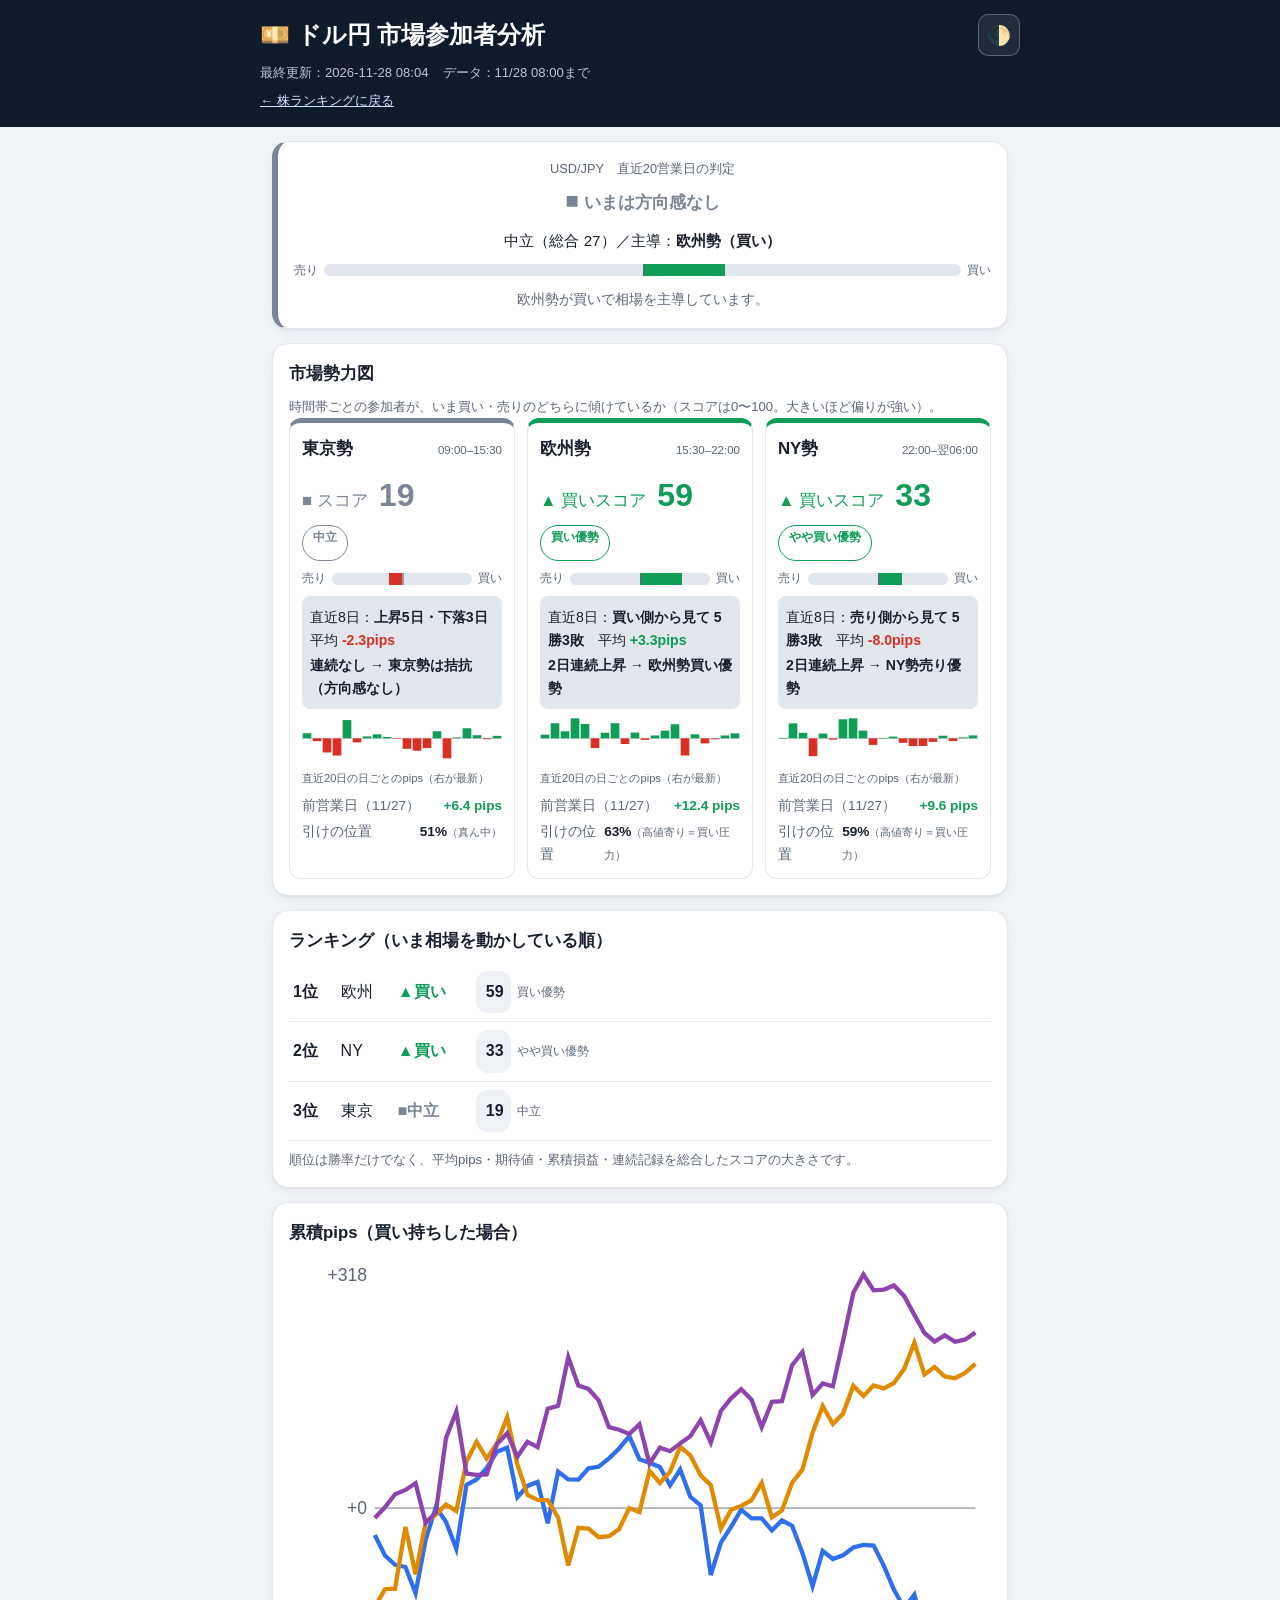
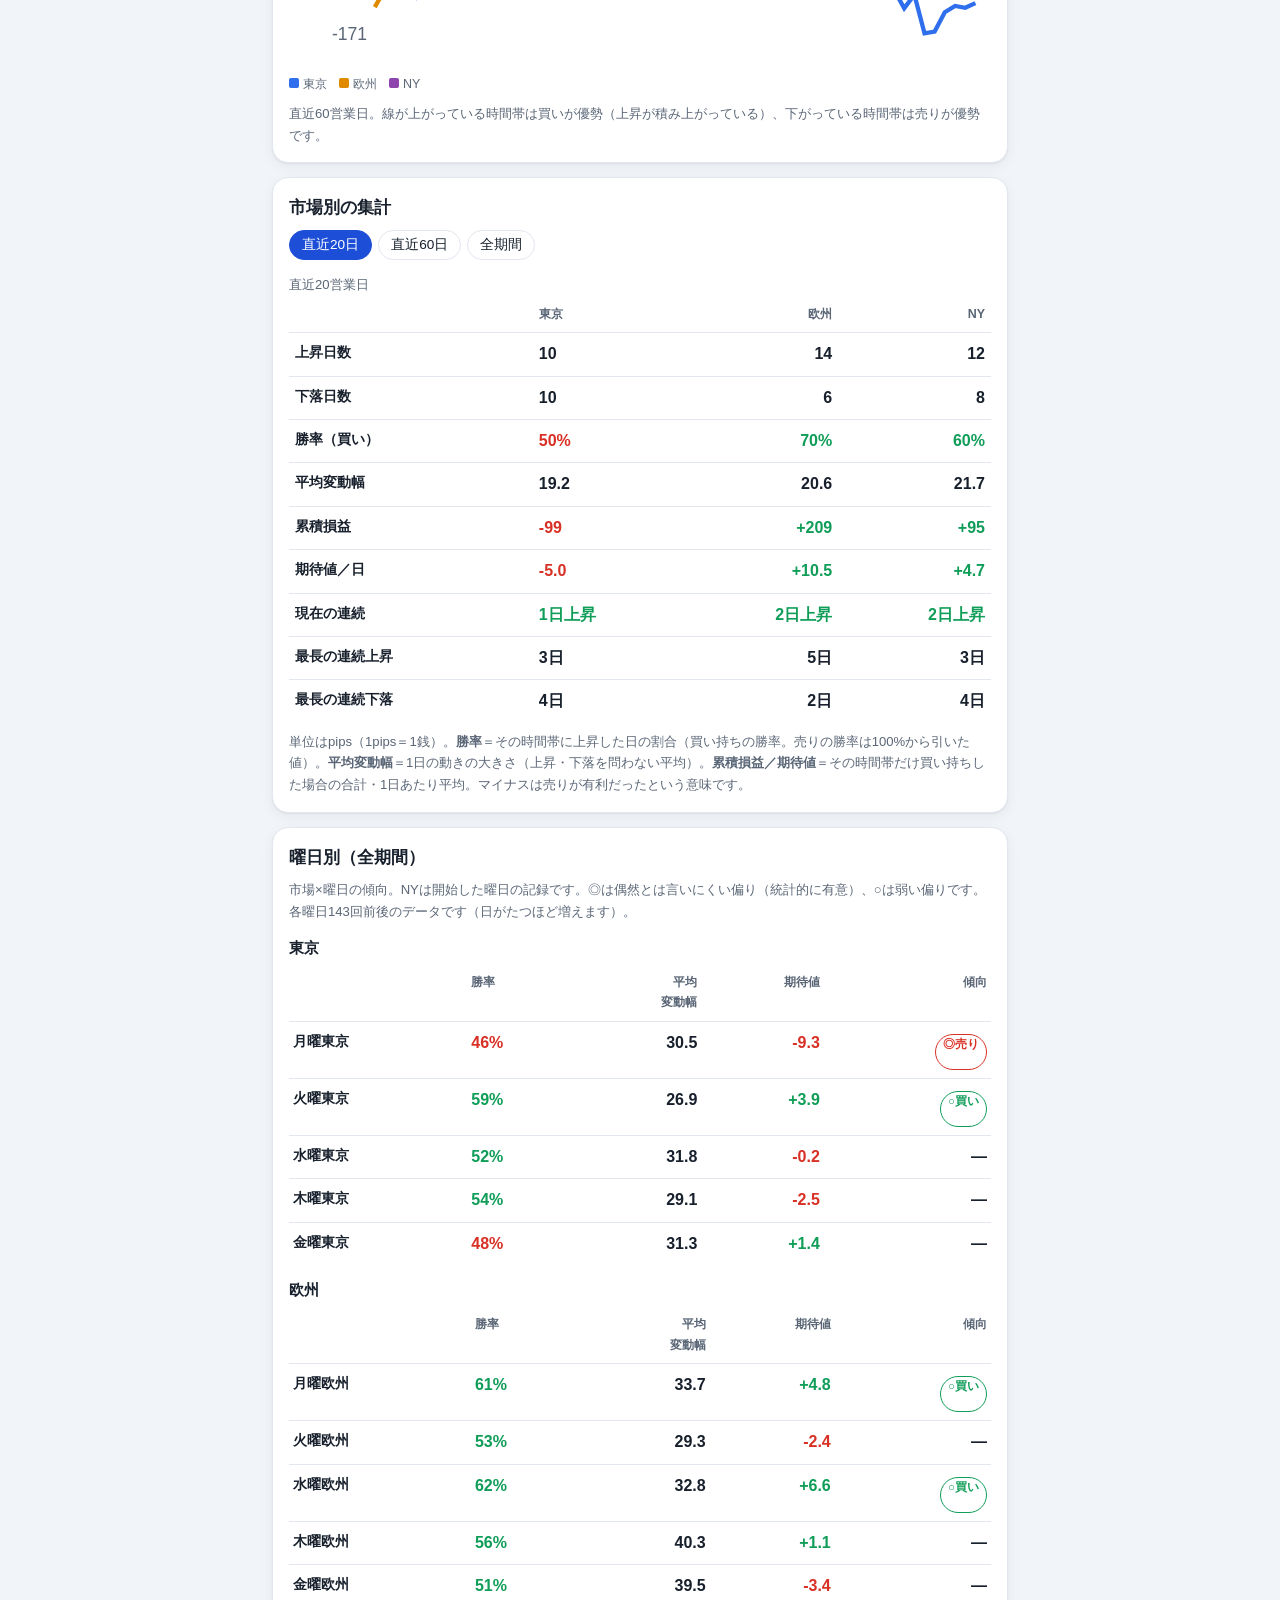
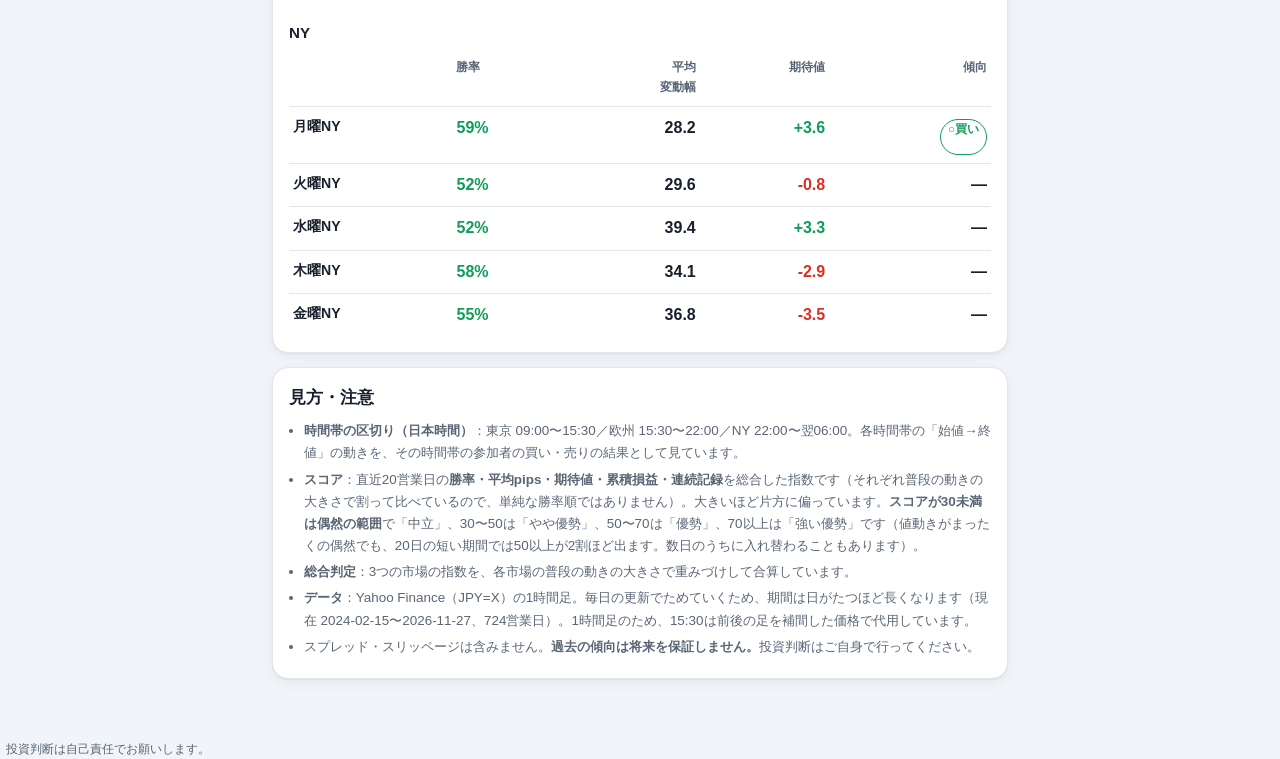
<file: docs/fx/index.html>
<!doctype html>
<html lang="ja">
<head>
<meta charset="utf-8">
<meta name="viewport" content="width=device-width, initial-scale=1, viewport-fit=cover">
<meta name="color-scheme" content="light dark">
<meta name="theme-color" content="#0f1a2b">
<meta name="robots" content="noindex">
<title>ドル円 市場参加者分析（東京・欧州・NY）</title>
<link rel="stylesheet" href="../style.css">
<script>
(function(){try{var t=localStorage.getItem('theme');if(t){document.documentElement.setAttribute('data-theme',t);}}catch(e){}})();
</script>
</head>
<body class="fxpage">



<header class="hero">
  <div class="hero-inner">
    <div class="hero-row">
      <h1>💴 ドル円 市場参加者分析</h1>
      <button id="themeBtn" class="icon-btn" type="button" aria-label="ライト／ダーク表示を切り替え">🌓</button>
    </div>
    <p class="meta"><span>最終更新：2026-11-28 08:04</span><span>データ：11/28 08:00まで</span></p>
    <p class="meta"><a class="back" href="../index.html">← 株ランキングに戻る</a></p>
  </div>
</header>

<main class="wrap">
  
  
  

  
  
  <section class="card fx-hero neu">
    <p class="fx-kicker">USD/JPY　直近20営業日の判定</p>
    <h2 class="fx-headline"><span class="ar">■</span> いまは方向感なし</h2>
    <p class="fx-sub">中立（総合 27）／主導：<b>欧州勢（買い）</b></p>
    
  
  <div class="meter" role="img" aria-label="売り←→買い">
    <span class="mend">売り</span>
    <span class="track"><i class="mid"></i><b class="fill buy" style="left:50%;width:13.0%"></b></span>
    <span class="mend">買い</span>
  </div>

    <p class="fx-note">欧州勢が買いで相場を主導しています。</p>
  </section>

  <section class="card">
    <h2>市場勢力図</h2>
    <p class="hint">時間帯ごとの参加者が、いま買い・売りのどちらに傾けているか（スコアは0〜100。大きいほど偏りが強い）。</p>
    <div class="fx-grid">
    
      <article class="fx-card neu">
        <header><h3>東京勢</h3><span class="tm">09:00–15:30</span></header>
        
        <p class="fx-score"><span class="ar">■</span>
          スコア <b>19</b></p>
        <p class="fx-label"><span class="chip neu none">中立</span></p>
        
  
  <div class="meter" role="img" aria-label="売り←→買い">
    <span class="mend">売り</span>
    <span class="track"><i class="mid"></i><b class="fill sell" style="left:41.0%;width:9.0%"></b></span>
    <span class="mend">買い</span>
  </div>

        
        <div class="fx-trend">
          <p class="t1">直近8日：<b>上昇5日・下落3日</b>　平均 <b class="sell">-2.3pips</b></p>
          <p class="t2">連続なし → <b>東京勢は拮抗（方向感なし）</b></p>
        </div>
        <div class="fx-bars"><svg class="fxbars" viewBox="0 0 300 64" width="100%" role="img" aria-label="直近の日ごとの値動き（pips）"><line class="zero" x1="0" x2="300" y1="32.0" y2="32.0"/><rect class="up" x="1.0" y="24.3" width="13.0" height="7.7"><title>2026-11-02 +13.4pips</title></rect><rect class="dn" x="16.0" y="32.0" width="13.0" height="4.2"><title>2026-11-03 -7.3pips</title></rect><rect class="dn" x="31.0" y="32.0" width="13.0" height="21.2"><title>2026-11-04 -37.1pips</title></rect><rect class="dn" x="46.0" y="32.0" width="13.0" height="25.9"><title>2026-11-05 -45.3pips</title></rect><rect class="up" x="61.0" y="4.6" width="13.0" height="27.4"><title>2026-11-06 +47.9pips</title></rect><rect class="dn" x="76.0" y="32.0" width="13.0" height="6.1"><title>2026-11-09 -10.7pips</title></rect><rect class="up" x="91.0" y="29.1" width="13.0" height="2.9"><title>2026-11-10 +5.1pips</title></rect><rect class="up" x="106.0" y="26.0" width="13.0" height="6.0"><title>2026-11-11 +10.5pips</title></rect><rect class="up" x="121.0" y="30.0" width="13.0" height="2.0"><title>2026-11-12 +3.5pips</title></rect><rect class="dn" x="136.0" y="32.0" width="13.0" height="0.8"><title>2026-11-13 -0.7pips</title></rect><rect class="dn" x="151.0" y="32.0" width="13.0" height="15.7"><title>2026-11-16 -27.4pips</title></rect><rect class="dn" x="166.0" y="32.0" width="13.0" height="18.7"><title>2026-11-17 -32.7pips</title></rect><rect class="dn" x="181.0" y="32.0" width="13.0" height="14.6"><title>2026-11-18 -25.6pips</title></rect><rect class="up" x="196.0" y="21.4" width="13.0" height="10.6"><title>2026-11-19 +18.6pips</title></rect><rect class="dn" x="211.0" y="32.0" width="13.0" height="30.0"><title>2026-11-20 -52.5pips</title></rect><rect class="up" x="226.0" y="30.7" width="13.0" height="1.3"><title>2026-11-23 +2.3pips</title></rect><rect class="up" x="241.0" y="16.9" width="13.0" height="15.1"><title>2026-11-24 +26.5pips</title></rect><rect class="up" x="256.0" y="27.3" width="13.0" height="4.7"><title>2026-11-25 +8.3pips</title></rect><rect class="dn" x="271.0" y="32.0" width="13.0" height="1.3"><title>2026-11-26 -2.2pips</title></rect><rect class="up" x="286.0" y="28.3" width="13.0" height="3.7"><title>2026-11-27 +6.4pips</title></rect></svg><small>直近20日の日ごとのpips（右が最新）</small></div>
        <dl class="fx-facts">
          <div><dt>前営業日（11/27）</dt><dd class="buy">+6.4 pips</dd></div>
          
          <div><dt>引けの位置</dt><dd>51%<small>（真ん中）</small></dd></div>
        </dl>
      </article>
    
      <article class="fx-card buy">
        <header><h3>欧州勢</h3><span class="tm">15:30–22:00</span></header>
        
        <p class="fx-score"><span class="ar">▲</span>
          買いスコア <b>59</b></p>
        <p class="fx-label"><span class="chip buy normal">買い優勢</span></p>
        
  
  <div class="meter" role="img" aria-label="売り←→買い">
    <span class="mend">売り</span>
    <span class="track"><i class="mid"></i><b class="fill buy" style="left:50%;width:30.0%"></b></span>
    <span class="mend">買い</span>
  </div>

        
        <div class="fx-trend">
          <p class="t1">直近8日：<b>買い側から見て 5勝3敗</b>　平均 <b class="buy">+3.3pips</b></p>
          <p class="t2">2日連続上昇 → <b>欧州勢買い優勢</b></p>
        </div>
        <div class="fx-bars"><svg class="fxbars" viewBox="0 0 300 64" width="100%" role="img" aria-label="直近の日ごとの値動き（pips）"><line class="zero" x1="0" x2="300" y1="32.0" y2="32.0"/><rect class="up" x="1.0" y="26.5" width="13.0" height="5.5"><title>2026-11-02 +9.3pips</title></rect><rect class="up" x="16.0" y="9.4" width="13.0" height="22.6"><title>2026-11-03 +38.0pips</title></rect><rect class="up" x="31.0" y="21.5" width="13.0" height="10.5"><title>2026-11-04 +17.7pips</title></rect><rect class="up" x="46.0" y="2.0" width="13.0" height="30.0"><title>2026-11-05 +50.4pips</title></rect><rect class="up" x="61.0" y="10.4" width="13.0" height="21.6"><title>2026-11-06 +36.3pips</title></rect><rect class="dn" x="76.0" y="32.0" width="13.0" height="14.6"><title>2026-11-09 -24.5pips</title></rect><rect class="up" x="91.0" y="23.6" width="13.0" height="8.4"><title>2026-11-10 +14.1pips</title></rect><rect class="up" x="106.0" y="9.3" width="13.0" height="22.7"><title>2026-11-11 +38.2pips</title></rect><rect class="dn" x="121.0" y="32.0" width="13.0" height="8.5"><title>2026-11-12 -14.2pips</title></rect><rect class="up" x="136.0" y="23.4" width="13.0" height="8.6"><title>2026-11-13 +14.4pips</title></rect><rect class="dn" x="151.0" y="32.0" width="13.0" height="2.3"><title>2026-11-16 -3.9pips</title></rect><rect class="up" x="166.0" y="27.7" width="13.0" height="4.3"><title>2026-11-17 +7.2pips</title></rect><rect class="up" x="181.0" y="20.5" width="13.0" height="11.5"><title>2026-11-18 +19.3pips</title></rect><rect class="up" x="196.0" y="10.9" width="13.0" height="21.1"><title>2026-11-19 +35.5pips</title></rect><rect class="dn" x="211.0" y="32.0" width="13.0" height="25.8"><title>2026-11-20 -43.3pips</title></rect><rect class="up" x="226.0" y="26.0" width="13.0" height="6.0"><title>2026-11-23 +10.1pips</title></rect><rect class="dn" x="241.0" y="32.0" width="13.0" height="7.6"><title>2026-11-24 -12.8pips</title></rect><rect class="dn" x="256.0" y="32.0" width="13.0" height="1.4"><title>2026-11-25 -2.3pips</title></rect><rect class="up" x="271.0" y="27.7" width="13.0" height="4.3"><title>2026-11-26 +7.3pips</title></rect><rect class="up" x="286.0" y="24.6" width="13.0" height="7.4"><title>2026-11-27 +12.4pips</title></rect></svg><small>直近20日の日ごとのpips（右が最新）</small></div>
        <dl class="fx-facts">
          <div><dt>前営業日（11/27）</dt><dd class="buy">+12.4 pips</dd></div>
          
          <div><dt>引けの位置</dt><dd>63%<small>（高値寄り＝買い圧力）</small></dd></div>
        </dl>
      </article>
    
      <article class="fx-card buy">
        <header><h3>NY勢</h3><span class="tm">22:00–翌06:00</span></header>
        
        <p class="fx-score"><span class="ar">▲</span>
          買いスコア <b>33</b></p>
        <p class="fx-label"><span class="chip buy mild">やや買い優勢</span></p>
        
  
  <div class="meter" role="img" aria-label="売り←→買い">
    <span class="mend">売り</span>
    <span class="track"><i class="mid"></i><b class="fill buy" style="left:50%;width:17.0%"></b></span>
    <span class="mend">買い</span>
  </div>

        
        <div class="fx-trend">
          <p class="t1">直近8日：<b>売り側から見て 5勝3敗</b>　平均 <b class="sell">-8.0pips</b></p>
          <p class="t2">2日連続上昇 → <b>NY勢売り優勢</b></p>
        </div>
        <div class="fx-bars"><svg class="fxbars" viewBox="0 0 300 64" width="100%" role="img" aria-label="直近の日ごとの値動き（pips）"><line class="zero" x1="0" x2="300" y1="32.0" y2="32.0"/><rect class="up" x="1.0" y="31.6" width="13.0" height="0.8"><title>2026-11-02 +0.8pips</title></rect><rect class="up" x="16.0" y="9.5" width="13.0" height="22.5"><title>2026-11-03 +49.0pips</title></rect><rect class="up" x="31.0" y="23.8" width="13.0" height="8.2"><title>2026-11-04 +17.9pips</title></rect><rect class="dn" x="46.0" y="32.0" width="13.0" height="26.8"><title>2026-11-05 -58.4pips</title></rect><rect class="up" x="61.0" y="24.8" width="13.0" height="7.2"><title>2026-11-06 +15.7pips</title></rect><rect class="dn" x="76.0" y="32.0" width="13.0" height="1.9"><title>2026-11-09 -4.1pips</title></rect><rect class="up" x="91.0" y="3.5" width="13.0" height="28.5"><title>2026-11-10 +62.1pips</title></rect><rect class="up" x="106.0" y="2.0" width="13.0" height="30.0"><title>2026-11-11 +65.4pips</title></rect><rect class="up" x="121.0" y="20.5" width="13.0" height="11.5"><title>2026-11-12 +25.1pips</title></rect><rect class="dn" x="136.0" y="32.0" width="13.0" height="9.9"><title>2026-11-13 -21.5pips</title></rect><rect class="up" x="151.0" y="31.6" width="13.0" height="0.8"><title>2026-11-16 +0.9pips</title></rect><rect class="up" x="166.0" y="29.4" width="13.0" height="2.6"><title>2026-11-17 +5.7pips</title></rect><rect class="dn" x="181.0" y="32.0" width="13.0" height="6.7"><title>2026-11-18 -14.6pips</title></rect><rect class="dn" x="196.0" y="32.0" width="13.0" height="11.7"><title>2026-11-19 -25.4pips</title></rect><rect class="dn" x="211.0" y="32.0" width="13.0" height="11.4"><title>2026-11-20 -24.9pips</title></rect><rect class="dn" x="226.0" y="32.0" width="13.0" height="5.3"><title>2026-11-23 -11.5pips</title></rect><rect class="up" x="241.0" y="28.1" width="13.0" height="3.9"><title>2026-11-24 +8.5pips</title></rect><rect class="dn" x="256.0" y="32.0" width="13.0" height="4.1"><title>2026-11-25 -8.9pips</title></rect><rect class="up" x="271.0" y="30.6" width="13.0" height="1.4"><title>2026-11-26 +3.1pips</title></rect><rect class="up" x="286.0" y="27.6" width="13.0" height="4.4"><title>2026-11-27 +9.6pips</title></rect></svg><small>直近20日の日ごとのpips（右が最新）</small></div>
        <dl class="fx-facts">
          <div><dt>前営業日（11/27）</dt><dd class="buy">+9.6 pips</dd></div>
          
          <div><dt>引けの位置</dt><dd>59%<small>（高値寄り＝買い圧力）</small></dd></div>
        </dl>
      </article>
    
    </div>
  </section>

  <section class="card">
    <h2>ランキング（いま相場を動かしている順）</h2>
    <ol class="fx-rank">
      <li class="buy"><span class="no">1位</span><span class="nm">欧州</span><span class="sd"><span class="ar">▲</span>買い</span><span class="sc">59</span><span class="lb">買い優勢</span></li><li class="buy"><span class="no">2位</span><span class="nm">NY</span><span class="sd"><span class="ar">▲</span>買い</span><span class="sc">33</span><span class="lb">やや買い優勢</span></li><li class="neu"><span class="no">3位</span><span class="nm">東京</span><span class="sd"><span class="ar">■</span>中立</span><span class="sc">19</span><span class="lb">中立</span></li>
    </ol>
    <p class="hint">順位は勝率だけでなく、平均pips・期待値・累積損益・連続記録を総合したスコアの大きさです。</p>
  </section>

  <section class="card">
    <h2>累積pips（買い持ちした場合）</h2>
    <svg class="fxcum" viewBox="0 0 360 210" width="100%" role="img" aria-label="セッション別の累積pips"><line class="zero" x1="44" x2="352" y1="129.8" y2="129.8"/><text class="tick" x="40" y="197.2" text-anchor="end">-171</text><text class="tick" x="40" y="132.8" text-anchor="end">+0</text><text class="tick" x="40" y="13.2" text-anchor="end">+318</text><polyline class="ln s0" fill="none" stroke-width="2.2" points="44.0,143.6 49.2,154.1 54.4,158.9 59.7,160.0 64.9,173.4 70.1,146.0 75.3,129.3 80.5,136.8 85.8,150.6 91.0,117.9 96.2,115.1 101.4,109.2 106.6,100.9 111.9,98.8 117.1,124.3 122.3,118.4 127.5,116.4 132.7,137.6 138.0,111.1 143.2,115.1 148.4,115.2 153.6,109.4 158.8,108.6 164.1,104.3 169.3,99.2 174.5,92.9 179.7,104.7 184.9,106.5 190.2,108.7 195.4,118.1 200.6,110.0 205.8,124.0 211.1,128.4 216.3,164.1 221.5,147.5 226.7,139.4 231.9,130.6 237.2,135.1 242.4,135.1 247.6,141.2 252.8,136.1 258.0,138.9 263.3,152.8 268.5,169.8 273.7,151.8 278.9,155.9 284.1,154.0 289.4,150.0 294.6,148.7 299.8,149.0 305.0,159.3 310.2,171.6 315.5,181.2 320.7,174.2 325.9,194.0 331.1,193.1 336.3,183.2 341.6,180.0 346.8,180.9 352.0,178.5"/><polyline class="ln s1" fill="none" stroke-width="2.2" points="44.0,180.6 49.2,171.4 54.4,171.1 59.7,139.4 64.9,163.8 70.1,137.1 75.3,133.2 80.5,127.9 85.8,131.3 91.0,105.9 96.2,95.8 101.4,104.4 106.6,96.7 111.9,83.2 117.1,107.4 122.3,123.1 127.5,125.6 132.7,125.7 138.0,134.6 143.2,159.2 148.4,139.9 153.6,140.3 158.8,144.7 164.1,144.2 169.3,140.5 174.5,129.8 179.7,131.8 184.9,110.7 190.2,116.9 195.4,111.2 200.6,98.4 205.8,102.7 211.1,113.0 216.3,118.0 221.5,140.3 226.7,130.6 231.9,128.7 237.2,125.7 242.4,116.9 247.6,134.5 252.8,131.0 258.0,116.8 263.3,110.1 268.5,91.1 273.7,77.5 278.9,86.7 284.1,81.4 289.4,67.0 294.6,72.3 299.8,66.9 305.0,68.4 310.2,65.7 315.5,58.4 320.7,45.0 325.9,61.3 331.1,57.5 336.3,62.3 341.6,63.2 346.8,60.4 352.0,55.8"/><polyline class="ln s2" fill="none" stroke-width="2.2" points="44.0,134.9 49.2,129.4 54.4,122.7 59.7,120.5 64.9,117.0 70.1,137.3 75.3,132.1 80.5,93.9 85.8,80.3 91.0,112.1 96.2,112.8 101.4,112.5 106.6,97.1 111.9,91.4 117.1,103.5 122.3,95.8 127.5,98.5 132.7,78.8 138.0,77.3 143.2,52.4 148.4,67.0 153.6,68.7 158.8,74.5 164.1,88.3 169.3,89.6 174.5,91.8 179.7,86.8 184.9,107.0 190.2,98.8 195.4,100.6 200.6,96.6 205.8,92.9 211.1,84.7 216.3,96.2 221.5,80.0 226.7,73.5 231.9,68.8 237.2,74.2 242.4,88.3 247.6,75.3 252.8,75.0 258.0,56.5 263.3,49.8 268.5,71.8 273.7,65.9 278.9,67.4 284.1,44.1 289.4,19.4 294.6,10.0 299.8,18.1 305.0,17.8 310.2,15.6 315.5,21.1 320.7,30.7 325.9,40.0 331.1,44.4 336.3,41.2 341.6,44.5 346.8,43.3 352.0,39.7"/></svg><div class="legend"><span class="lg s0">東京</span><span class="lg s1">欧州</span><span class="lg s2">NY</span></div>
    <p class="hint">直近60営業日。線が上がっている時間帯は買いが優勢（上昇が積み上がっている）、下がっている時間帯は売りが優勢です。</p>
  </section>

  <section class="card">
    <h2>市場別の集計</h2>
    <div class="tabs" role="tablist">
      <button type="button" class="tab on" data-w="recent">直近20日</button>
      <button type="button" class="tab" data-w="mid">直近60日</button>
      <button type="button" class="tab" data-w="all">全期間</button>
    </div>
    
    <div class="table-wrap fx-win" data-w="recent">
      <p class="hint">直近20営業日</p>
      <table class="rbt fxt">
        <thead><tr><th></th><th>東京</th><th>欧州</th><th>NY</th></tr></thead>
        <tbody>
          <tr><th>上昇日数</th><td>10</td><td>14</td><td>12</td></tr>
          <tr><th>下落日数</th><td>10</td><td>6</td><td>8</td></tr>
          <tr><th>勝率（買い）</th><td class="sell">50%</td><td class="buy">70%</td><td class="buy">60%</td></tr>
          <tr><th>平均変動幅</th><td>19.2</td><td>20.6</td><td>21.7</td></tr>
          <tr><th>累積損益</th><td class="sell">-99</td><td class="buy">+209</td><td class="buy">+95</td></tr>
          <tr><th>期待値／日</th><td class="sell">-5.0</td><td class="buy">+10.5</td><td class="buy">+4.7</td></tr>
          <tr><th>現在の連続</th><td class="buy">1日上昇</td><td class="buy">2日上昇</td><td class="buy">2日上昇</td></tr>
          <tr><th>最長の連続上昇</th><td>3日</td><td>5日</td><td>3日</td></tr>
          <tr><th>最長の連続下落</th><td>4日</td><td>2日</td><td>4日</td></tr>
        </tbody>
      </table>
    </div>
    
    <div class="table-wrap fx-win" data-w="mid" hidden>
      <p class="hint">直近60営業日</p>
      <table class="rbt fxt">
        <thead><tr><th></th><th>東京</th><th>欧州</th><th>NY</th></tr></thead>
        <tbody>
          <tr><th>上昇日数</th><td>30</td><td>35</td><td>35</td></tr>
          <tr><th>下落日数</th><td>30</td><td>25</td><td>25</td></tr>
          <tr><th>勝率（買い）</th><td class="sell">50%</td><td class="buy">58%</td><td class="buy">58%</td></tr>
          <tr><th>平均変動幅</th><td>24.1</td><td>27.5</td><td>24.2</td></tr>
          <tr><th>累積損益</th><td class="sell">-129</td><td class="buy">+197</td><td class="buy">+239</td></tr>
          <tr><th>期待値／日</th><td class="sell">-2.2</td><td class="buy">+3.3</td><td class="buy">+4.0</td></tr>
          <tr><th>現在の連続</th><td class="buy">1日上昇</td><td class="buy">2日上昇</td><td class="buy">2日上昇</td></tr>
          <tr><th>最長の連続上昇</th><td>5日</td><td>5日</td><td>4日</td></tr>
          <tr><th>最長の連続下落</th><td>5日</td><td>6日</td><td>6日</td></tr>
        </tbody>
      </table>
    </div>
    
    <div class="table-wrap fx-win" data-w="all" hidden>
      <p class="hint">全期間（722営業日分）</p>
      <table class="rbt fxt">
        <thead><tr><th></th><th>東京</th><th>欧州</th><th>NY</th></tr></thead>
        <tbody>
          <tr><th>上昇日数</th><td>374</td><td>406</td><td>399</td></tr>
          <tr><th>下落日数</th><td>348</td><td>313</td><td>320</td></tr>
          <tr><th>勝率（買い）</th><td class="buy">52%</td><td class="buy">56%</td><td class="buy">55%</td></tr>
          <tr><th>平均変動幅</th><td>29.9</td><td>35.1</td><td>33.6</td></tr>
          <tr><th>累積損益</th><td class="sell">-967</td><td class="buy">+962</td><td class="sell">-39</td></tr>
          <tr><th>期待値／日</th><td class="sell">-1.3</td><td class="buy">+1.3</td><td class="sell">-0.1</td></tr>
          <tr><th>現在の連続</th><td class="buy">1日上昇</td><td class="buy">2日上昇</td><td class="buy">2日上昇</td></tr>
          <tr><th>最長の連続上昇</th><td>7日</td><td>10日</td><td>9日</td></tr>
          <tr><th>最長の連続下落</th><td>10日</td><td>6日</td><td>10日</td></tr>
        </tbody>
      </table>
    </div>
    
    <p class="hint">単位はpips（1pips＝1銭）。<b>勝率</b>＝その時間帯に上昇した日の割合（買い持ちの勝率。売りの勝率は100%から引いた値）。<b>平均変動幅</b>＝1日の動きの大きさ（上昇・下落を問わない平均）。<b>累積損益／期待値</b>＝その時間帯だけ買い持ちした場合の合計・1日あたり平均。マイナスは売りが有利だったという意味です。</p>
  </section>

  <section class="card">
    <h2>曜日別（全期間）</h2>
    <p class="hint">市場×曜日の傾向。NYは開始した曜日の記録です。◎は偶然とは言いにくい偏り（統計的に有意）、○は弱い偏りです。各曜日143回前後のデータです（日がたつほど増えます）。</p>
    
    <h3>東京</h3>
    <div class="table-wrap"><table class="rbt fxt wd">
      <thead><tr><th></th><th>勝率</th><th>平均<br>変動幅</th><th>期待値</th><th>傾向</th></tr></thead>
      <tbody>
        <tr class=""><th>月曜東京</th>
          <td class="sell">46%</td><td>30.5</td>
          <td class="sell">-9.3</td>
          <td><span class="chip sell">◎売り</span></td></tr>
      
        <tr class=""><th>火曜東京</th>
          <td class="buy">59%</td><td>26.9</td>
          <td class="buy">+3.9</td>
          <td><span class="chip buy">○買い</span></td></tr>
      
        <tr class=""><th>水曜東京</th>
          <td class="buy">52%</td><td>31.8</td>
          <td class="sell">-0.2</td>
          <td>—</td></tr>
      
        <tr class=""><th>木曜東京</th>
          <td class="buy">54%</td><td>29.1</td>
          <td class="sell">-2.5</td>
          <td>—</td></tr>
      
        <tr class=""><th>金曜東京</th>
          <td class="sell">48%</td><td>31.3</td>
          <td class="buy">+1.4</td>
          <td>—</td></tr>
      </tbody>
    </table></div>
    
    <h3>欧州</h3>
    <div class="table-wrap"><table class="rbt fxt wd">
      <thead><tr><th></th><th>勝率</th><th>平均<br>変動幅</th><th>期待値</th><th>傾向</th></tr></thead>
      <tbody>
        <tr class=""><th>月曜欧州</th>
          <td class="buy">61%</td><td>33.7</td>
          <td class="buy">+4.8</td>
          <td><span class="chip buy">○買い</span></td></tr>
      
        <tr class=""><th>火曜欧州</th>
          <td class="buy">53%</td><td>29.3</td>
          <td class="sell">-2.4</td>
          <td>—</td></tr>
      
        <tr class=""><th>水曜欧州</th>
          <td class="buy">62%</td><td>32.8</td>
          <td class="buy">+6.6</td>
          <td><span class="chip buy">○買い</span></td></tr>
      
        <tr class=""><th>木曜欧州</th>
          <td class="buy">56%</td><td>40.3</td>
          <td class="buy">+1.1</td>
          <td>—</td></tr>
      
        <tr class=""><th>金曜欧州</th>
          <td class="buy">51%</td><td>39.5</td>
          <td class="sell">-3.4</td>
          <td>—</td></tr>
      </tbody>
    </table></div>
    
    <h3>NY</h3>
    <div class="table-wrap"><table class="rbt fxt wd">
      <thead><tr><th></th><th>勝率</th><th>平均<br>変動幅</th><th>期待値</th><th>傾向</th></tr></thead>
      <tbody>
        <tr class=""><th>月曜NY</th>
          <td class="buy">59%</td><td>28.2</td>
          <td class="buy">+3.6</td>
          <td><span class="chip buy">○買い</span></td></tr>
      
        <tr class=""><th>火曜NY</th>
          <td class="buy">52%</td><td>29.6</td>
          <td class="sell">-0.8</td>
          <td>—</td></tr>
      
        <tr class=""><th>水曜NY</th>
          <td class="buy">52%</td><td>39.4</td>
          <td class="buy">+3.3</td>
          <td>—</td></tr>
      
        <tr class=""><th>木曜NY</th>
          <td class="buy">58%</td><td>34.1</td>
          <td class="sell">-2.9</td>
          <td>—</td></tr>
      
        <tr class=""><th>金曜NY</th>
          <td class="buy">55%</td><td>36.8</td>
          <td class="sell">-3.5</td>
          <td>—</td></tr>
      </tbody>
    </table></div>
    
  </section>

  <section class="card">
    <h2>見方・注意</h2>
    <ul class="caveats">
      <li><b>時間帯の区切り（日本時間）</b>：東京 09:00〜15:30／欧州 15:30〜22:00／NY 22:00〜翌06:00。各時間帯の「始値→終値」の動きを、その時間帯の参加者の買い・売りの結果として見ています。</li>
      <li><b>スコア</b>：直近20営業日の<b>勝率・平均pips・期待値・累積損益・連続記録</b>を総合した指数です（それぞれ普段の動きの大きさで割って比べているので、単純な勝率順ではありません）。大きいほど片方に偏っています。<b>スコアが30未満は偶然の範囲</b>で「中立」、30〜50は「やや優勢」、50〜70は「優勢」、70以上は「強い優勢」です（値動きがまったくの偶然でも、20日の短い期間では50以上が2割ほど出ます。数日のうちに入れ替わることもあります）。</li>
      <li><b>総合判定</b>：3つの市場の指数を、各市場の普段の動きの大きさで重みづけして合算しています。</li>
      <li><b>データ</b>：Yahoo Finance（JPY=X）の1時間足。毎日の更新でためていくため、期間は日がたつほど長くなります（現在 2024-02-15〜2026-11-27、724営業日）。1時間足のため、15:30は前後の足を補間した価格で代用しています。</li>
      <li>スプレッド・スリッページは含みません。<b>過去の傾向は将来を保証しません。</b>投資判断はご自身で行ってください。</li>
    </ul>
  </section>
  
</main>
<footer class="foot"><p>投資判断は自己責任でお願いします。</p></footer>
<script>
var btn=document.getElementById('themeBtn');
function isDark(){var t=document.documentElement.getAttribute('data-theme');if(t)return t==='dark';return window.matchMedia&&matchMedia('(prefers-color-scheme: dark)').matches;}
btn.addEventListener('click',function(){var n=isDark()?'light':'dark';document.documentElement.setAttribute('data-theme',n);try{localStorage.setItem('theme',n);}catch(e){}});
document.querySelectorAll('.tabs .tab').forEach(function(b){b.addEventListener('click',function(){
  document.querySelectorAll('.tabs .tab').forEach(function(x){x.classList.toggle('on',x===b);});
  document.querySelectorAll('.fx-win').forEach(function(w){w.hidden=(w.getAttribute('data-w')!==b.getAttribute('data-w'));});});});
</script>
</body>
</html>
</file>
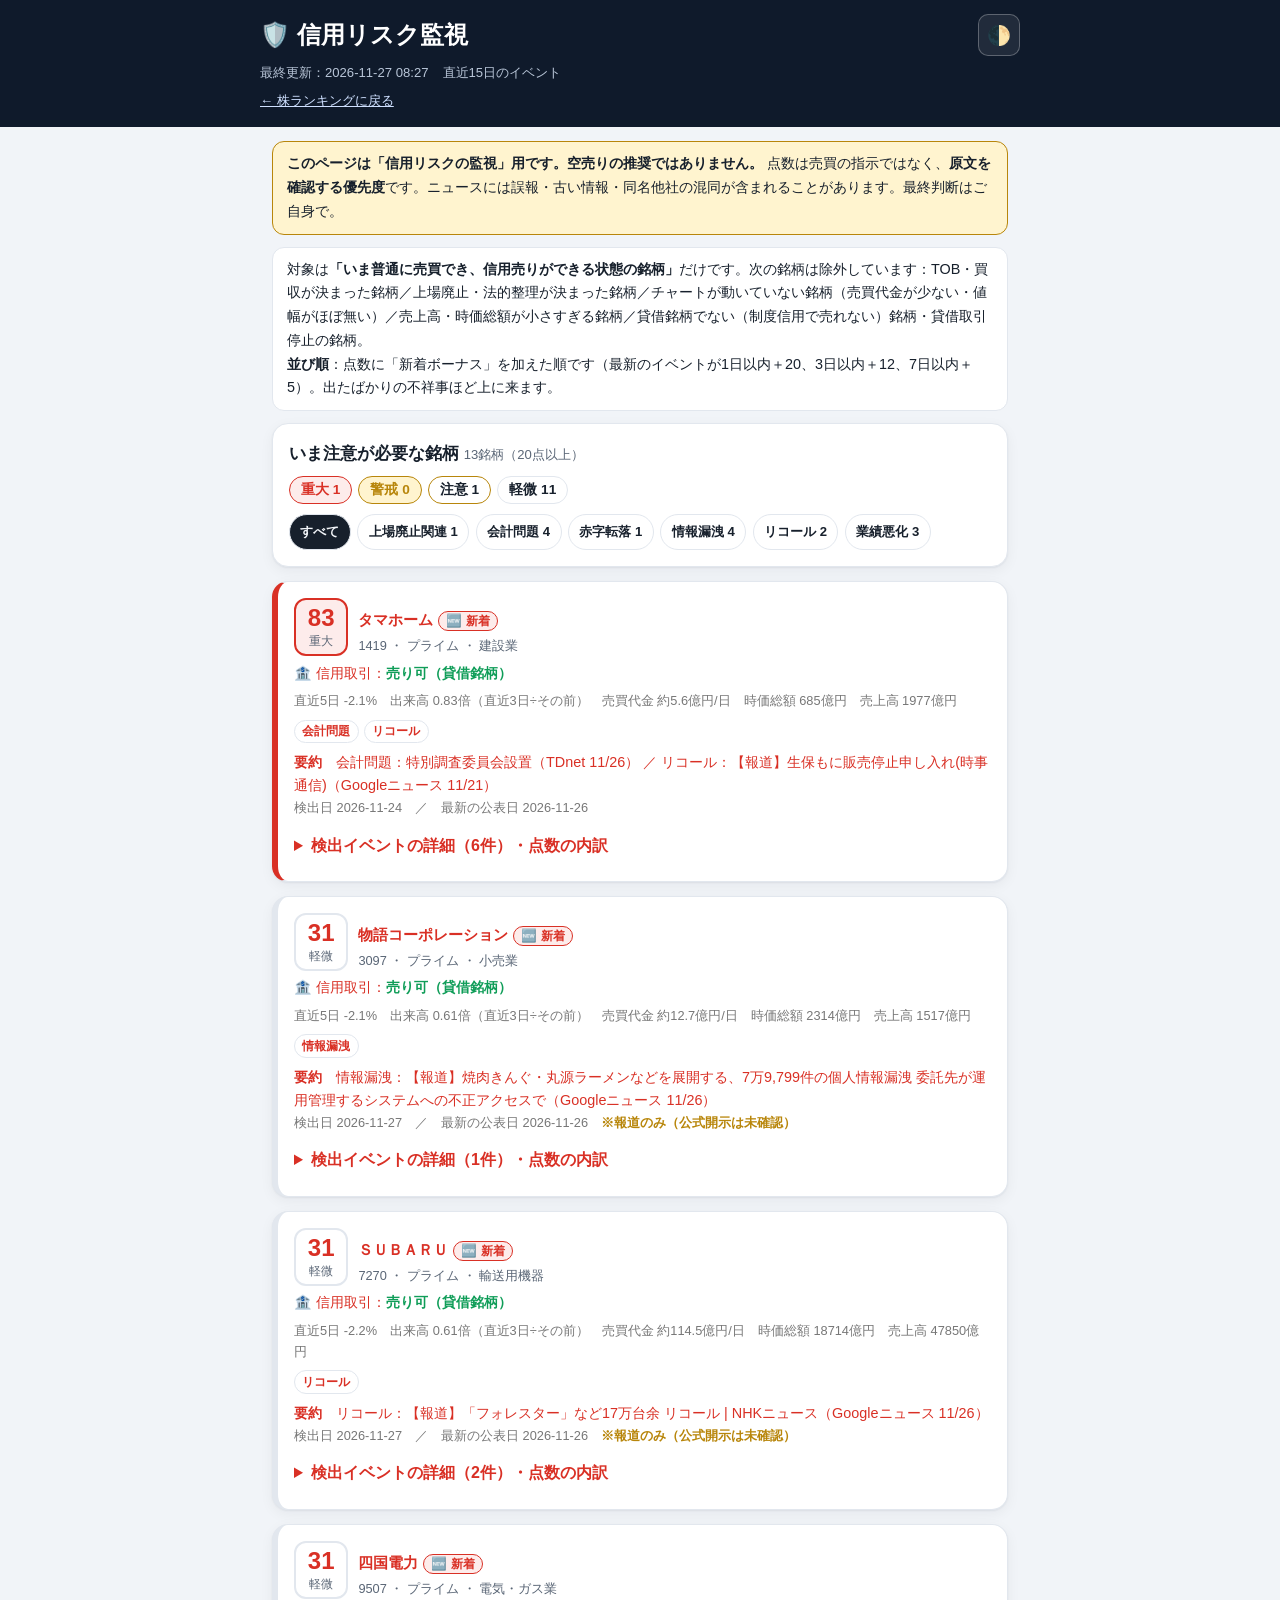
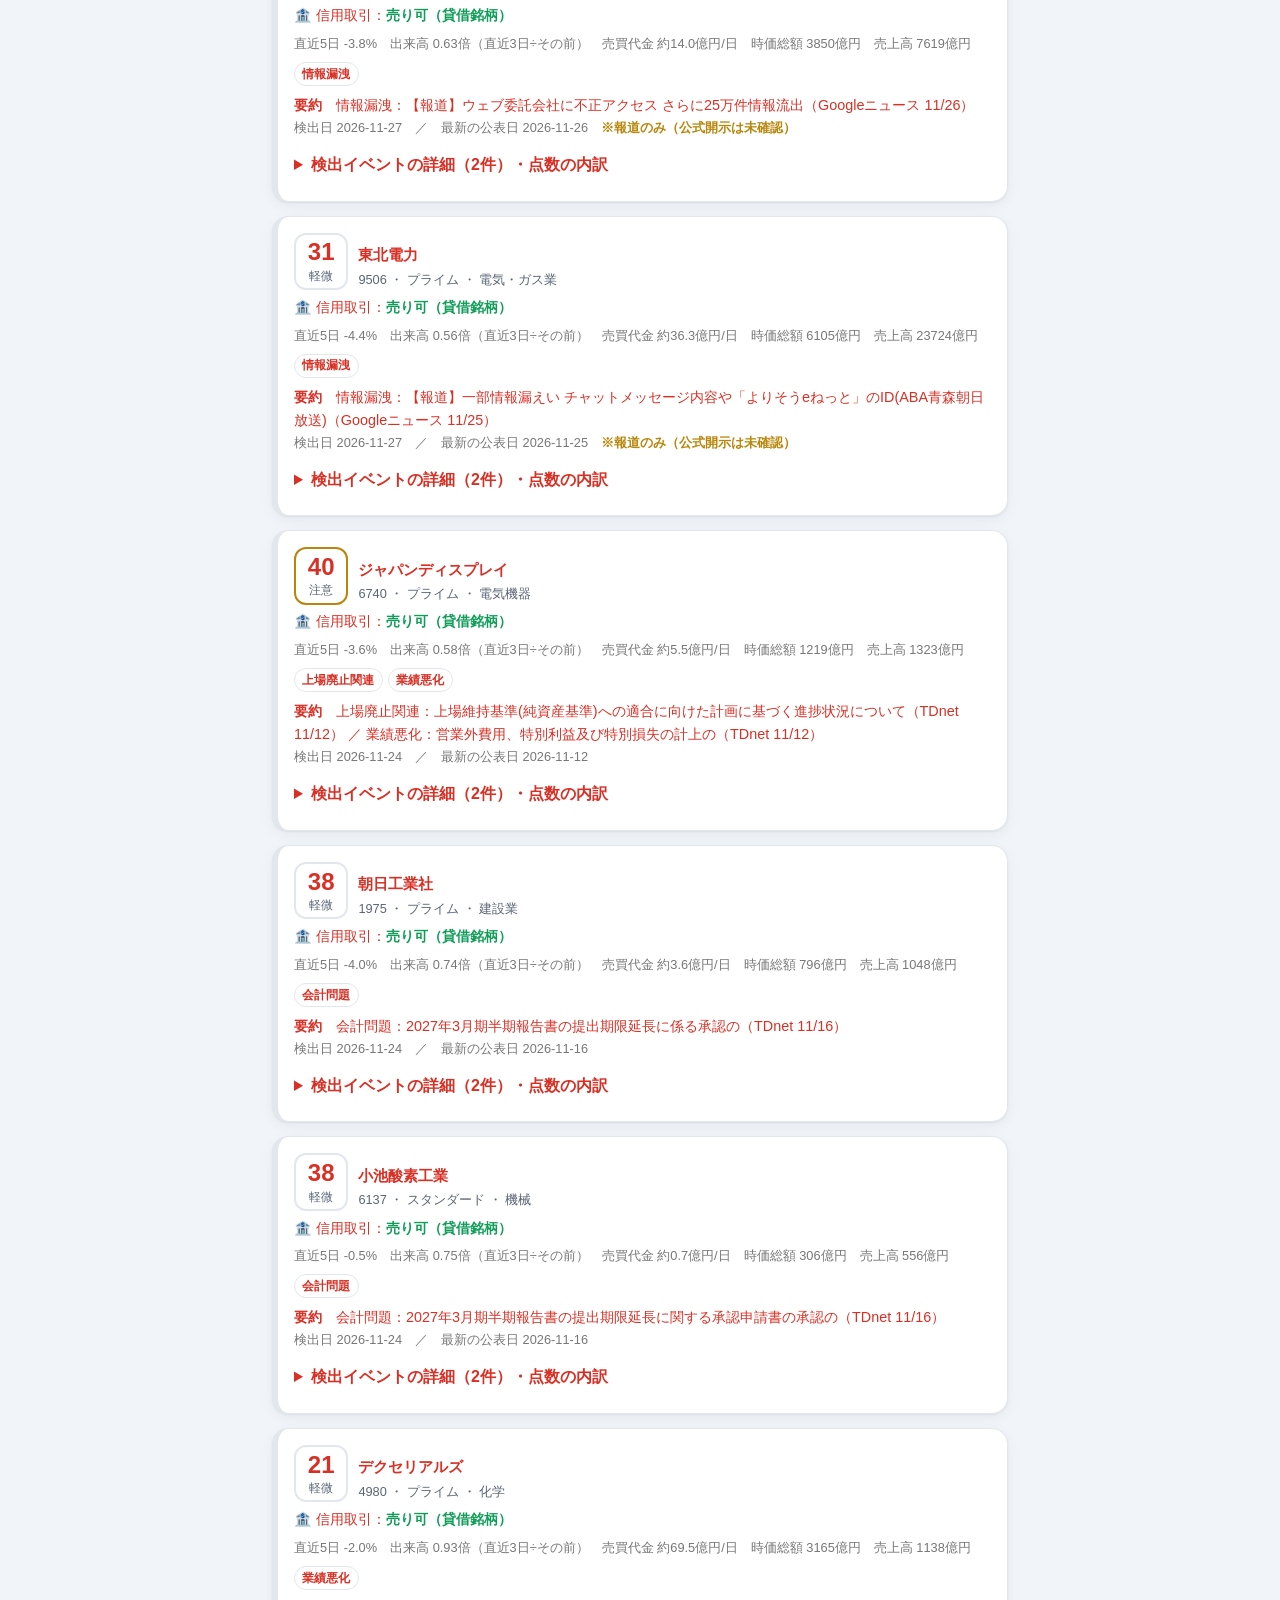
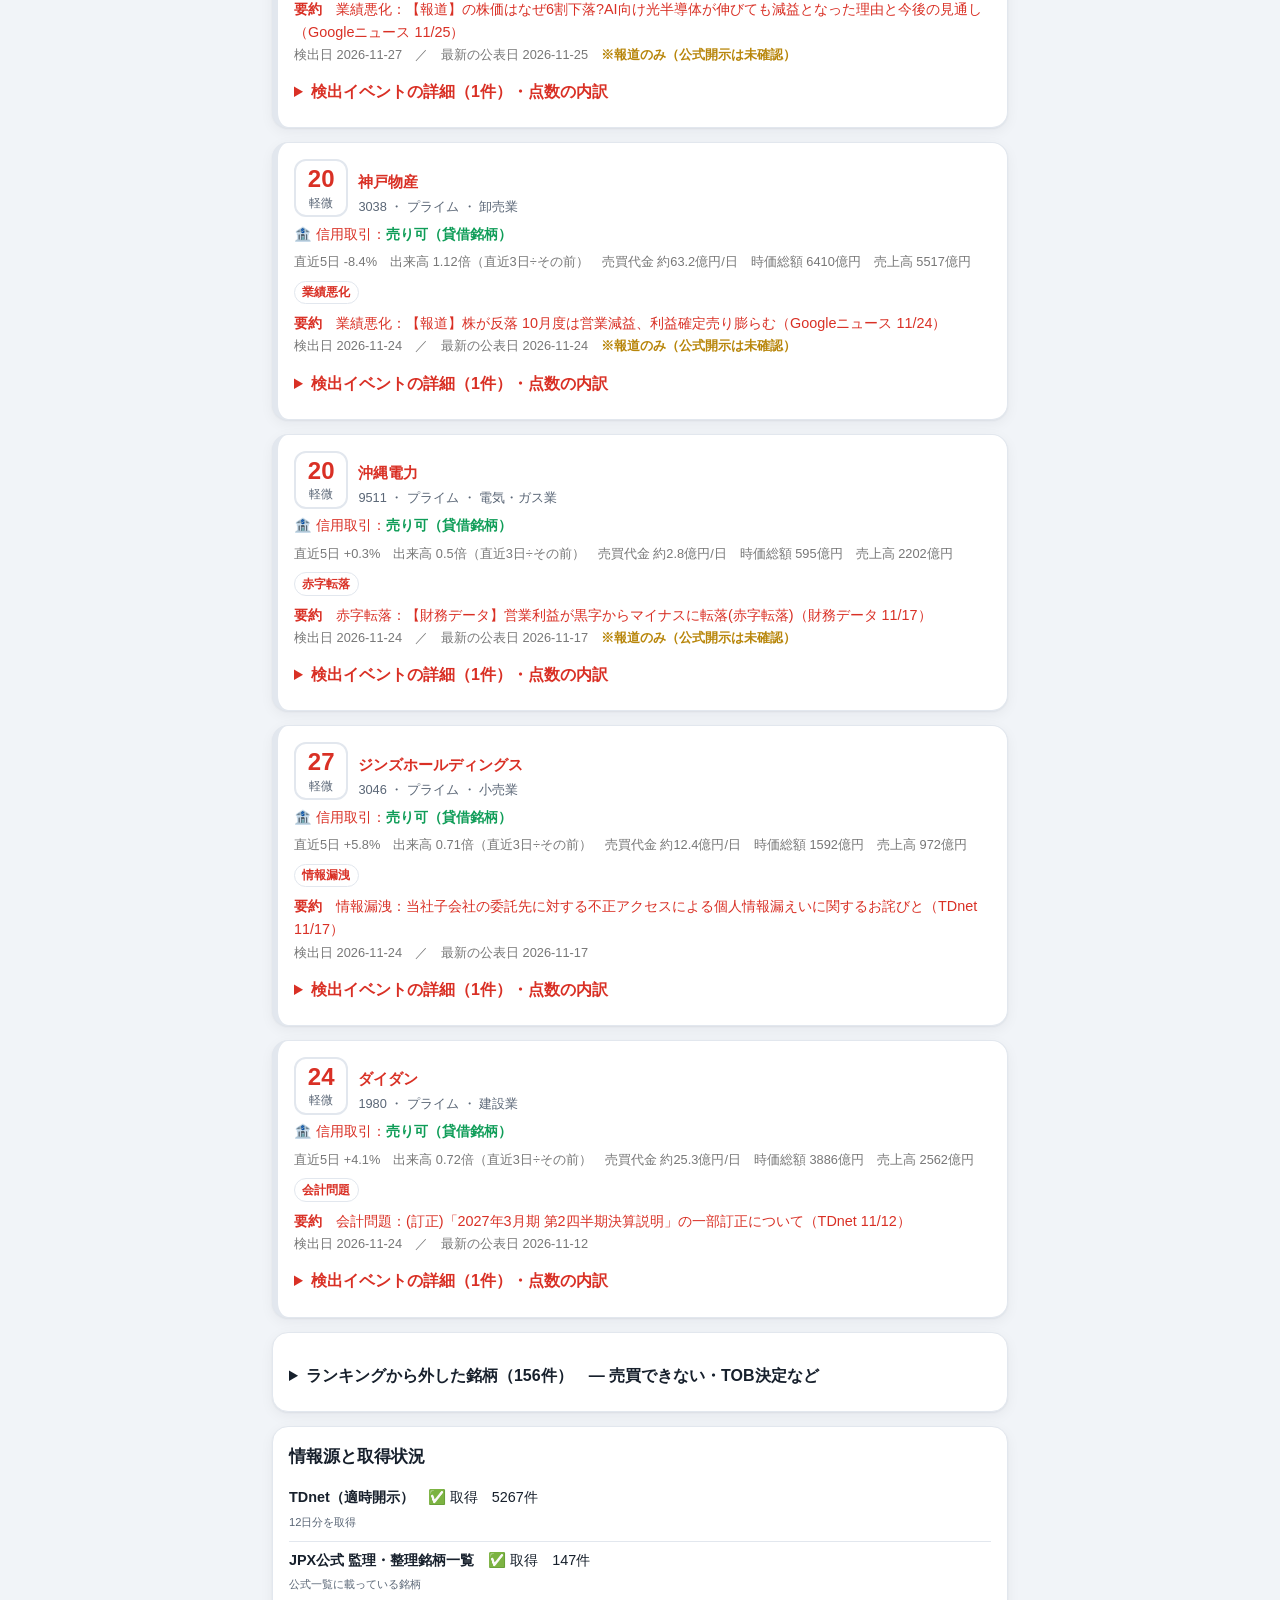
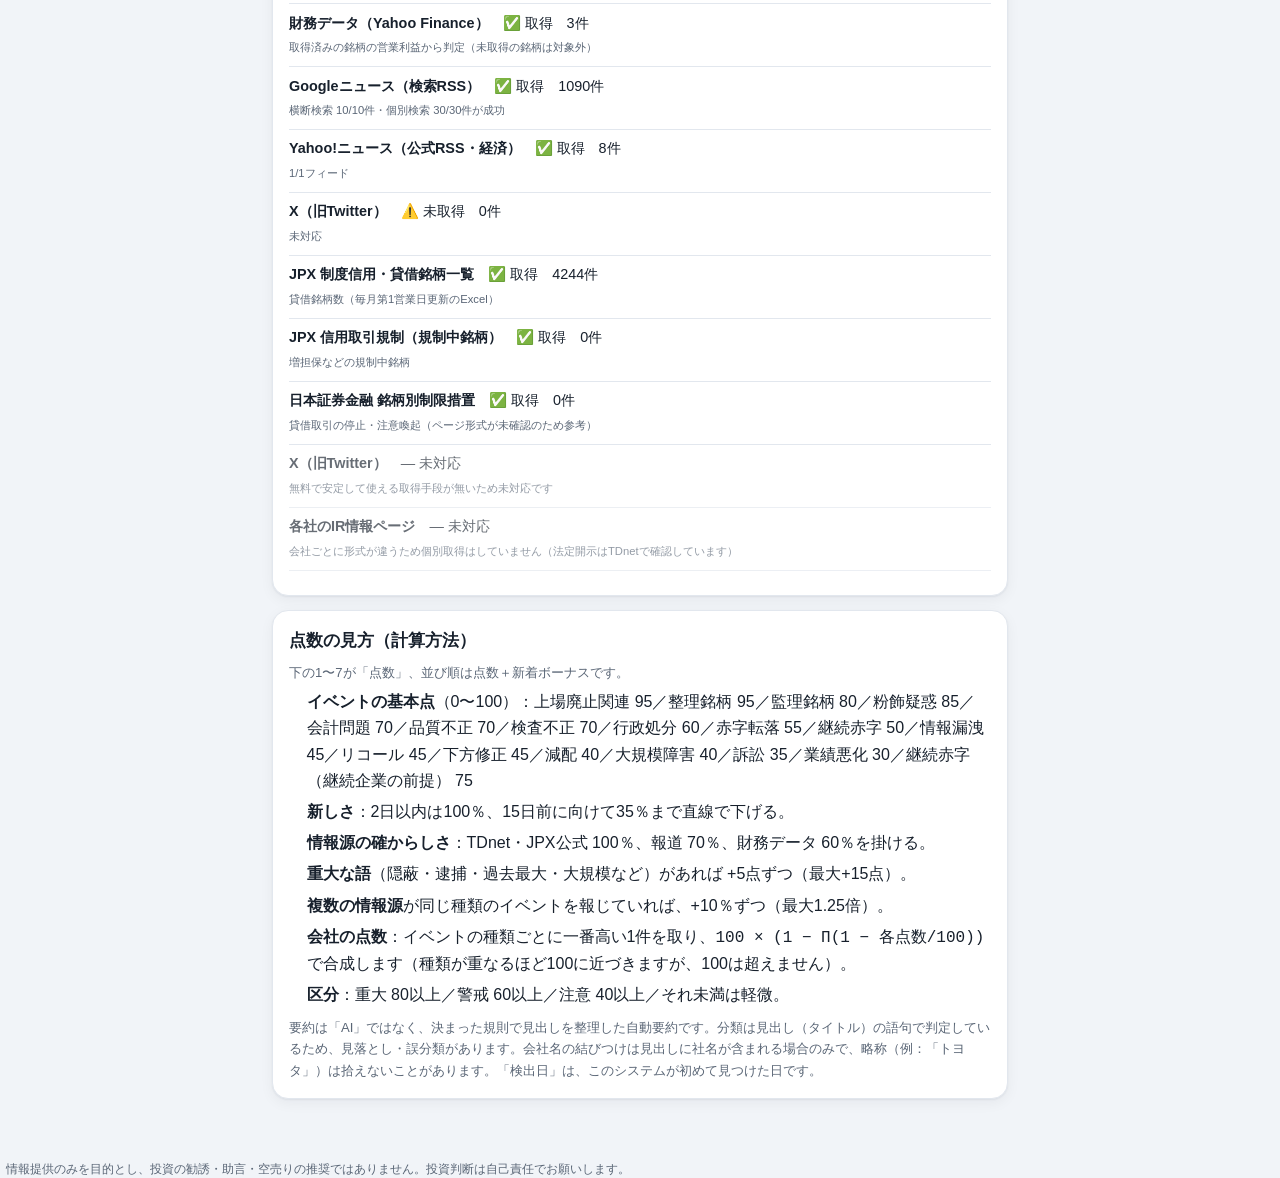
<file: docs/negative/index.html>
<!doctype html>
<html lang="ja">
<head>
<meta charset="utf-8">
<meta name="viewport" content="width=device-width, initial-scale=1, viewport-fit=cover">
<meta name="color-scheme" content="light dark">
<meta name="theme-color" content="#0f1a2b">
<meta name="robots" content="noindex">
<title>信用リスク監視（ネガティブイベント）</title>
<link rel="stylesheet" href="../style.css">
<script>
(function(){try{var t=localStorage.getItem('theme');if(t){document.documentElement.setAttribute('data-theme',t);}}catch(e){}})();
</script>
</head>
<body class="negpage">
<header class="hero">
  <div class="hero-inner">
    <div class="hero-row">
      <h1>🛡️ 信用リスク監視</h1>
      <button id="themeBtn" class="icon-btn" type="button" aria-label="ライト／ダーク表示を切り替え">🌓</button>
    </div>
    <p class="meta"><span>最終更新：2026-11-27 08:27</span><span>直近15日のイベント</span></p>
    <p class="meta"><a class="back" href="../index.html">← 株ランキングに戻る</a></p>
  </div>
</header>

<main class="wrap">
  
  <div class="banner neg-note"><b>このページは「信用リスクの監視」用です。空売りの推奨ではありません。</b>
    点数は売買の指示ではなく、<b>原文を確認する優先度</b>です。ニュースには誤報・古い情報・同名他社の混同が含まれることがあります。最終判断はご自身で。</div>
  <div class="banner neg-note2">対象は<b>「いま普通に売買でき、信用売りができる状態の銘柄」</b>だけです。次の銘柄は除外しています：TOB・買収が決まった銘柄／上場廃止・法的整理が決まった銘柄／チャートが動いていない銘柄（売買代金が少ない・値幅がほぼ無い）／売上高・時価総額が小さすぎる銘柄／貸借銘柄でない（制度信用で売れない）銘柄・貸借取引停止の銘柄。<br><b>並び順</b>：点数に「新着ボーナス」を加えた順です（最新のイベントが1日以内＋20、3日以内＋12、7日以内＋5）。出たばかりの不祥事ほど上に来ます。</div>
  

  <section class="card">
    <h2>いま注意が必要な銘柄 <small>13銘柄（20点以上）</small></h2>
    <div class="neg-bands">
      <span class="nb critical">重大 1</span><span class="nb warn">警戒 0</span>
      <span class="nb caution">注意 1</span><span class="nb minor">軽微 11</span>
    </div>
    <div class="neg-chips" role="group" aria-label="イベントの種類で絞り込み">
      <button type="button" class="chip on" data-cat="">すべて</button>
      <button type="button" class="chip" data-cat="上場廃止関連">上場廃止関連 1</button><button type="button" class="chip" data-cat="会計問題">会計問題 4</button><button type="button" class="chip" data-cat="赤字転落">赤字転落 1</button><button type="button" class="chip" data-cat="情報漏洩">情報漏洩 4</button><button type="button" class="chip" data-cat="リコール">リコール 2</button><button type="button" class="chip" data-cat="業績悪化">業績悪化 3</button>
    </div>
    
  </section>

  
  <article class="card neg critical" data-cats="会計問題|リコール">
    <header class="stock-head">
      <div class="neg-score critical"><b>83</b><small>重大</small></div>
      <div class="ident">
        <h3>タマホーム <span class="ntag new">🆕 新着</span></h3>
        <p class="sub">1419 ・ プライム ・ 建設業</p>
      </div>
    </header>
    <p class="neg-short ok">🏦 信用取引：<b>売り可（貸借銘柄）</b></p>
    <p class="neg-stats">直近5日 -2.1%　出来高 0.83倍（直近3日÷その前）　売買代金 約5.6億円/日　時価総額 685億円　売上高 1977億円</p>
    <p class="neg-tags"><span class="ntag">会計問題</span><span class="ntag">リコール</span></p>
    <p class="neg-sum"><b>要約</b>　会計問題：特別調査委員会設置（TDnet 11/26） ／ リコール：【報道】生保もに販売停止申し入れ(時事通信)（Googleニュース 11/21）</p>
    <p class="neg-dates">検出日 2026-11-24　／　最新の公表日 2026-11-26</p>
    <details>
      <summary>検出イベントの詳細（6件）・点数の内訳</summary>
      <ul class="neg-ev">
        
        <li><span class="ntag">会計問題</span> <a href="https://webapi.yanoshin.jp/rd.php?https://www.release.tdnet.info/inbs/140120261126586701.pdf" target="_blank" rel="noopener noreferrer">特別調査委員会設置に関するお知らせ</a>
          <small>（TDnet・公表 2026-11-26・検出 2026-11-27）</small></li>
        
        <li><span class="ntag">会計問題</span> <a href="https://news.google.com/rss/articles/CBMidEFVX3lxTFBidi1LQkZTQUZEczhzblpiWWUtdVZueGtma1FFR0NnTTZNTjJVb3hrYmFHUkFTajg2NXBNemJ4YlQ1eFpXSTJycldndUY0M0Q5emlQZWNaa01JbjNnRE54OU1xN21kLXZsOUkxRXluMGNyY3Z4?oc=5" target="_blank" rel="noopener noreferrer">タマホームの保険金不正請求、損保大手3社が第三者委員会設置を要求</a>
          <small>（Googleニュース・公表 2026-11-19・検出 2026-11-24）</small></li>
        
        <li><span class="ntag">リコール</span> <a href="https://news.google.com/rss/articles/CBMif0FVX3lxTFBSdGRXa1BNZWdyYWRSWGVVWFRFckRhaWQzaUVUR3NhR00tSDhQeGVJOXNVVFhFTWZjTXNKS1A1ZURNRGJKcFJJX1RqTlM4MHNyanZ5aXFLTWRwWTlWTnltXzdTU2hOUTVWaDNnR0VTSHcya01HdUV2SWxPRG0zSHc?oc=5" target="_blank" rel="noopener noreferrer">生保もタマホームに販売停止申し入れ（時事通信）</a>
          <small>（Googleニュース・公表 2026-11-21・検出 2026-11-24）</small></li>
        
        <li><span class="ntag">リコール</span> <a href="https://news.google.com/rss/articles/CBMigAFBVV95cUxPS3NNWjRIM01CcnRyUXQ0MnNSeTJkTU9IeEo5NWNGZlkzVThiclFfdTdWVUNSenU2bUpDSVdxaUdHZVhjM1NhZ3QzcmVHRThCajV0THNmN1R4V29YcG1ZdDZFREJGeGVicGV4NEpXV1k2eXhNeTByTVVoY1U4dVp1cg?oc=5" target="_blank" rel="noopener noreferrer">生保もタマホームに販売停止申し入れ 火災保険の不正請求問題で</a>
          <small>（Googleニュース・公表 2026-11-20・検出 2026-11-24）</small></li>
        
        <li><span class="ntag">会計問題</span> <a href="https://news.google.com/rss/articles/CBMifEFVX3lxTE1mbjF4R05kMHF2VW9lN1pkcFRjZlIwdVBfdjNhMFlrbWpGMkRYTVJzOVVnaC1pN2ZuQ0dvRFRNdThzN0FtaTAwQWhQYlNneGFlR0FXc2hQSWxOVTVlX0dXNGpvd0tkNENlLU5FQVBYUDlWZS03bS1YR0t1dVc?oc=5" target="_blank" rel="noopener noreferrer">タマホーム保険金“不正請求” 損保側求めた「全店調査」や「第三者委員会の設置」に応じず</a>
          <small>（Googleニュース・公表 2026-11-12・検出 2026-11-24）</small></li>
        
        <li><span class="ntag">会計問題</span> <a href="https://news.google.com/rss/articles/CBMiX0FVX3lxTE5hNFY4NnNiSGdVNHB1V3R5akJPOExWSUpBb3A1eDJGdWxoSVRzeHBjNG51UnR5WHpmZnRlM1dFc3F5ajJoeVZYUXBBZmJ0SGlydnlvdjdxWWdLZmt3c2Rj?oc=5" target="_blank" rel="noopener noreferrer">タマホーム社員が保険金の不正請求か 高松支店では社員が過去の事故写真を使い回していた疑い 損保側が第三者委員会の立ち上げ求める</a>
          <small>（Googleニュース・公表 2026-11-12・検出 2026-11-24）</small></li>
        
      </ul>
      <p class="hint">内訳：会計問題 77.0点（Googleニュース・TDnet）、リコール 25.2点（Googleニュース）　→ 合成して 83点</p>
    </details>
  </article>
  
  <article class="card neg minor" data-cats="情報漏洩">
    <header class="stock-head">
      <div class="neg-score minor"><b>31</b><small>軽微</small></div>
      <div class="ident">
        <h3>物語コーポレーション <span class="ntag new">🆕 新着</span></h3>
        <p class="sub">3097 ・ プライム ・ 小売業</p>
      </div>
    </header>
    <p class="neg-short ok">🏦 信用取引：<b>売り可（貸借銘柄）</b></p>
    <p class="neg-stats">直近5日 -2.1%　出来高 0.61倍（直近3日÷その前）　売買代金 約12.7億円/日　時価総額 2314億円　売上高 1517億円</p>
    <p class="neg-tags"><span class="ntag">情報漏洩</span></p>
    <p class="neg-sum"><b>要約</b>　情報漏洩：【報道】焼肉きんぐ・丸源ラーメンなどを展開する、7万9,799件の個人情報漏洩 委託先が運用管理するシステムへの不正アクセスで（Googleニュース 11/26）</p>
    <p class="neg-dates">検出日 2026-11-27　／　最新の公表日 2026-11-26　<span class="neg-un">※報道のみ（公式開示は未確認）</span></p>
    <details>
      <summary>検出イベントの詳細（1件）・点数の内訳</summary>
      <ul class="neg-ev">
        
        <li><span class="ntag">情報漏洩</span> <a href="https://news.google.com/rss/articles/[base64]?oc=5" target="_blank" rel="noopener noreferrer">焼肉きんぐ・丸源ラーメンなどを展開する物語コーポレーション、7万9,799件の個人情報漏洩 委託先が運用管理するシステムへの不正アクセスで|セキュリティニュースのセキュリティ対策Lab</a>
          <small>（Googleニュース・公表 2026-11-26・検出 2026-11-27）</small></li>
        
      </ul>
      <p class="hint">内訳：情報漏洩 31.5点（Googleニュース）　→ 合成して 31点</p>
    </details>
  </article>
  
  <article class="card neg minor" data-cats="リコール">
    <header class="stock-head">
      <div class="neg-score minor"><b>31</b><small>軽微</small></div>
      <div class="ident">
        <h3>ＳＵＢＡＲＵ <span class="ntag new">🆕 新着</span></h3>
        <p class="sub">7270 ・ プライム ・ 輸送用機器</p>
      </div>
    </header>
    <p class="neg-short ok">🏦 信用取引：<b>売り可（貸借銘柄）</b></p>
    <p class="neg-stats">直近5日 -2.2%　出来高 0.61倍（直近3日÷その前）　売買代金 約114.5億円/日　時価総額 18714億円　売上高 47850億円</p>
    <p class="neg-tags"><span class="ntag">リコール</span></p>
    <p class="neg-sum"><b>要約</b>　リコール：【報道】「フォレスター」など17万台余 リコール | NHKニュース（Googleニュース 11/26）</p>
    <p class="neg-dates">検出日 2026-11-27　／　最新の公表日 2026-11-26　<span class="neg-un">※報道のみ（公式開示は未確認）</span></p>
    <details>
      <summary>検出イベントの詳細（2件）・点数の内訳</summary>
      <ul class="neg-ev">
        
        <li><span class="ntag">リコール</span> <a href="https://news.google.com/rss/articles/CBMiX0FVX3lxTFBBMFhzT2lEZzRpczhKVGVycjJTSHI1VlRnRWpmek05YnpmYmJnaUVMUzhHRmZ6TDE1WkloODdwN3hIWGlES1dHaUhtX3FCVll6NVpZZW1tMWRzUzNjTnpn?oc=5" target="_blank" rel="noopener noreferrer">SUBARU「フォレスター」など17万台余 リコール | NHKニュース | リコール・自主回収、自動車</a>
          <small>（Googleニュース・公表 2026-11-26・検出 2026-11-27）</small></li>
        
        <li><span class="ntag">リコール</span> <a href="https://news.google.com/rss/articles/[base64]?oc=5" target="_blank" rel="noopener noreferrer">SUBARU「フォレスター」など17万台余 リコール</a>
          <small>（Googleニュース・公表 2026-11-26・検出 2026-11-27）</small></li>
        
      </ul>
      <p class="hint">内訳：リコール 31.5点（Googleニュース）　→ 合成して 31点</p>
    </details>
  </article>
  
  <article class="card neg minor" data-cats="情報漏洩">
    <header class="stock-head">
      <div class="neg-score minor"><b>31</b><small>軽微</small></div>
      <div class="ident">
        <h3>四国電力 <span class="ntag new">🆕 新着</span></h3>
        <p class="sub">9507 ・ プライム ・ 電気・ガス業</p>
      </div>
    </header>
    <p class="neg-short ok">🏦 信用取引：<b>売り可（貸借銘柄）</b></p>
    <p class="neg-stats">直近5日 -3.8%　出来高 0.63倍（直近3日÷その前）　売買代金 約14.0億円/日　時価総額 3850億円　売上高 7619億円</p>
    <p class="neg-tags"><span class="ntag">情報漏洩</span></p>
    <p class="neg-sum"><b>要約</b>　情報漏洩：【報道】ウェブ委託会社に不正アクセス さらに25万件情報流出（Googleニュース 11/26）</p>
    <p class="neg-dates">検出日 2026-11-27　／　最新の公表日 2026-11-26　<span class="neg-un">※報道のみ（公式開示は未確認）</span></p>
    <details>
      <summary>検出イベントの詳細（2件）・点数の内訳</summary>
      <ul class="neg-ev">
        
        <li><span class="ntag">情報漏洩</span> <a href="https://news.google.com/rss/articles/CBMiX0FVX3lxTE9DOWYtRjJ0TnY2NWNiYW05Q3BCeThLakNHdkxxWGVMUnNoTG5KR0dYYXA0N3NQMFpJaWNlQWY0ZGRKLWUwV1EtRkVYUkQ5M3NwRjByaVdOTThPUUNza1Nr?oc=5" target="_blank" rel="noopener noreferrer">四国電力 ウェブ委託会社に不正アクセス さらに25万件情報流出</a>
          <small>（Googleニュース・公表 2026-11-26・検出 2026-11-27）</small></li>
        
        <li><span class="ntag">情報漏洩</span> <a href="https://news.google.com/rss/articles/CBMif0FVX3lxTFBOZHZ2WERoc0kxemVzWkh4ZDROajBBUkZ3S1lrU3J3SERtX0toaFZQLTU5aUlQS1drZUdYcGx6dnNpUWo2SmtUUEFVWE1nSU5WNVRyaWFpSW9oNF9IWFBZZjFSQ18zXzhUNlZ5dGhYM3AzLTVQc0lGZ1JoWVg1VTg?oc=5" target="_blank" rel="noopener noreferrer">四国電力ウェブサービス 委託先への不正アクセス 新たに顧客情報25万件流出判明 愛媛県関係6万件 （南海放送）</a>
          <small>（Googleニュース・公表 2026-11-26・検出 2026-11-27）</small></li>
        
      </ul>
      <p class="hint">内訳：情報漏洩 31.5点（Googleニュース）　→ 合成して 31点</p>
    </details>
  </article>
  
  <article class="card neg minor" data-cats="情報漏洩">
    <header class="stock-head">
      <div class="neg-score minor"><b>31</b><small>軽微</small></div>
      <div class="ident">
        <h3>東北電力</h3>
        <p class="sub">9506 ・ プライム ・ 電気・ガス業</p>
      </div>
    </header>
    <p class="neg-short ok">🏦 信用取引：<b>売り可（貸借銘柄）</b></p>
    <p class="neg-stats">直近5日 -4.4%　出来高 0.56倍（直近3日÷その前）　売買代金 約36.3億円/日　時価総額 6105億円　売上高 23724億円</p>
    <p class="neg-tags"><span class="ntag">情報漏洩</span></p>
    <p class="neg-sum"><b>要約</b>　情報漏洩：【報道】一部情報漏えい チャットメッセージ内容や「よりそうeねっと」のID(ABA青森朝日放送)（Googleニュース 11/25）</p>
    <p class="neg-dates">検出日 2026-11-27　／　最新の公表日 2026-11-25　<span class="neg-un">※報道のみ（公式開示は未確認）</span></p>
    <details>
      <summary>検出イベントの詳細（2件）・点数の内訳</summary>
      <ul class="neg-ev">
        
        <li><span class="ntag">情報漏洩</span> <a href="https://news.google.com/rss/articles/CBMif0FVX3lxTE9kSzB6MUlzWk1PQUV5UzRsY0Z6X0pFMmE1RXU0SlRMd3ZwYzd0clF4NklfTC1HOUhtdVg1S2xoTHo4Vmo0Z1JCLTdfYS1ubnNfZjNhTHZGN3hhclRCX3JreDRqNWRzdmY5MGlIVGRNUmFJT2NRTWRsb25Vd3llYWs?oc=5" target="_blank" rel="noopener noreferrer">東北電力 一部情報漏えい チャットメッセージ内容や「よりそうeねっと」のID（ABA青森朝日放送）</a>
          <small>（Googleニュース・公表 2026-11-25・検出 2026-11-27）</small></li>
        
        <li><span class="ntag">情報漏洩</span> <a href="https://news.google.com/rss/articles/CBMif0FVX3lxTE1QVzNQVFhjYTcyRjZuaXJaTkRlVmhBTnNWNXptaXA1MG5oRkNXRXlLRVVjNU0xUVJaWG5KWFJRUzMzWk1ibjJ5b1MwRXdodGZXYWQxQUVhVmtrT0RuZE14X3BpdER0S2FOQzFfZ0hFQzNTazNZalcxVV95ZUFHQU0?oc=5" target="_blank" rel="noopener noreferrer">東北電力 外部サービスが不正アクセス受け顧客情報が漏洩（青森放送）</a>
          <small>（Googleニュース・公表 2026-11-25・検出 2026-11-27）</small></li>
        
      </ul>
      <p class="hint">内訳：情報漏洩 31.5点（Googleニュース）　→ 合成して 31点</p>
    </details>
  </article>
  
  <article class="card neg caution" data-cats="上場廃止関連|業績悪化">
    <header class="stock-head">
      <div class="neg-score caution"><b>40</b><small>注意</small></div>
      <div class="ident">
        <h3>ジャパンディスプレイ</h3>
        <p class="sub">6740 ・ プライム ・ 電気機器</p>
      </div>
    </header>
    <p class="neg-short ok">🏦 信用取引：<b>売り可（貸借銘柄）</b></p>
    <p class="neg-stats">直近5日 -3.6%　出来高 0.58倍（直近3日÷その前）　売買代金 約5.5億円/日　時価総額 1219億円　売上高 1323億円</p>
    <p class="neg-tags"><span class="ntag">上場廃止関連</span><span class="ntag">業績悪化</span></p>
    <p class="neg-sum"><b>要約</b>　上場廃止関連：上場維持基準(純資産基準)への適合に向けた計画に基づく進捗状況について（TDnet 11/12） ／ 業績悪化：営業外費用、特別利益及び特別損失の計上の（TDnet 11/12）</p>
    <p class="neg-dates">検出日 2026-11-24　／　最新の公表日 2026-11-12</p>
    <details>
      <summary>検出イベントの詳細（2件）・点数の内訳</summary>
      <ul class="neg-ev">
        
        <li><span class="ntag">上場廃止関連</span> <a href="https://webapi.yanoshin.jp/rd.php?https://www.release.tdnet.info/inbs/140120261112576010.pdf" target="_blank" rel="noopener noreferrer">上場維持基準（純資産基準）への適合に向けた計画に基づく進捗状況について</a>
          <small>（TDnet・公表 2026-11-12・検出 2026-11-24）</small></li>
        
        <li><span class="ntag">業績悪化</span> <a href="https://webapi.yanoshin.jp/rd.php?https://www.release.tdnet.info/inbs/140120261030560865.pdf" target="_blank" rel="noopener noreferrer">営業外費用、特別利益及び特別損失の計上のお知らせ</a>
          <small>（TDnet・公表 2026-11-12・検出 2026-11-24）</small></li>
        
      </ul>
      <p class="hint">内訳：上場廃止関連 33.2点（TDnet）、業績悪化 10.5点（TDnet）　→ 合成して 40点</p>
    </details>
  </article>
  
  <article class="card neg minor" data-cats="会計問題">
    <header class="stock-head">
      <div class="neg-score minor"><b>38</b><small>軽微</small></div>
      <div class="ident">
        <h3>朝日工業社</h3>
        <p class="sub">1975 ・ プライム ・ 建設業</p>
      </div>
    </header>
    <p class="neg-short ok">🏦 信用取引：<b>売り可（貸借銘柄）</b></p>
    <p class="neg-stats">直近5日 -4.0%　出来高 0.74倍（直近3日÷その前）　売買代金 約3.6億円/日　時価総額 796億円　売上高 1048億円</p>
    <p class="neg-tags"><span class="ntag">会計問題</span></p>
    <p class="neg-sum"><b>要約</b>　会計問題：2027年3月期半期報告書の提出期限延長に係る承認の（TDnet 11/16）</p>
    <p class="neg-dates">検出日 2026-11-24　／　最新の公表日 2026-11-16</p>
    <details>
      <summary>検出イベントの詳細（2件）・点数の内訳</summary>
      <ul class="neg-ev">
        
        <li><span class="ntag">会計問題</span> <a href="https://webapi.yanoshin.jp/rd.php?https://www.release.tdnet.info/inbs/140120261116580651.pdf" target="_blank" rel="noopener noreferrer">2027年３月期半期報告書の提出期限延長に係る承認のお知らせ</a>
          <small>（TDnet・公表 2026-11-16・検出 2026-11-24）</small></li>
        
        <li><span class="ntag">会計問題</span> <a href="https://webapi.yanoshin.jp/rd.php?https://www.release.tdnet.info/inbs/140120261113579999.pdf" target="_blank" rel="noopener noreferrer">2027年３月期半期報告書の提出期限延長に係る承認申請書提出のお知らせ</a>
          <small>（TDnet・公表 2026-11-13・検出 2026-11-24）</small></li>
        
      </ul>
      <p class="hint">内訳：会計問題 38.5点（TDnet）　→ 合成して 38点</p>
    </details>
  </article>
  
  <article class="card neg minor" data-cats="会計問題">
    <header class="stock-head">
      <div class="neg-score minor"><b>38</b><small>軽微</small></div>
      <div class="ident">
        <h3>小池酸素工業</h3>
        <p class="sub">6137 ・ スタンダード ・ 機械</p>
      </div>
    </header>
    <p class="neg-short ok">🏦 信用取引：<b>売り可（貸借銘柄）</b></p>
    <p class="neg-stats">直近5日 -0.5%　出来高 0.75倍（直近3日÷その前）　売買代金 約0.7億円/日　時価総額 306億円　売上高 556億円</p>
    <p class="neg-tags"><span class="ntag">会計問題</span></p>
    <p class="neg-sum"><b>要約</b>　会計問題：2027年3月期半期報告書の提出期限延長に関する承認申請書の承認の（TDnet 11/16）</p>
    <p class="neg-dates">検出日 2026-11-24　／　最新の公表日 2026-11-16</p>
    <details>
      <summary>検出イベントの詳細（2件）・点数の内訳</summary>
      <ul class="neg-ev">
        
        <li><span class="ntag">会計問題</span> <a href="https://webapi.yanoshin.jp/rd.php?https://www.release.tdnet.info/inbs/140120261116581350.pdf" target="_blank" rel="noopener noreferrer">2027年3月期半期報告書の提出期限延長に関する承認申請書の承認のお知らせ</a>
          <small>（TDnet・公表 2026-11-16・検出 2026-11-24）</small></li>
        
        <li><span class="ntag">会計問題</span> <a href="https://webapi.yanoshin.jp/rd.php?https://www.release.tdnet.info/inbs/140120261113579989.pdf" target="_blank" rel="noopener noreferrer">2027年3月期半期報告書の提出期限延長に関する承認申請書提出のお知らせ</a>
          <small>（TDnet・公表 2026-11-13・検出 2026-11-24）</small></li>
        
      </ul>
      <p class="hint">内訳：会計問題 38.5点（TDnet）　→ 合成して 38点</p>
    </details>
  </article>
  
  <article class="card neg minor" data-cats="業績悪化">
    <header class="stock-head">
      <div class="neg-score minor"><b>21</b><small>軽微</small></div>
      <div class="ident">
        <h3>デクセリアルズ</h3>
        <p class="sub">4980 ・ プライム ・ 化学</p>
      </div>
    </header>
    <p class="neg-short ok">🏦 信用取引：<b>売り可（貸借銘柄）</b></p>
    <p class="neg-stats">直近5日 -2.0%　出来高 0.93倍（直近3日÷その前）　売買代金 約69.5億円/日　時価総額 3165億円　売上高 1138億円</p>
    <p class="neg-tags"><span class="ntag">業績悪化</span></p>
    <p class="neg-sum"><b>要約</b>　業績悪化：【報道】の株価はなぜ6割下落?AI向け光半導体が伸びても減益となった理由と今後の見通し（Googleニュース 11/25）</p>
    <p class="neg-dates">検出日 2026-11-27　／　最新の公表日 2026-11-25　<span class="neg-un">※報道のみ（公式開示は未確認）</span></p>
    <details>
      <summary>検出イベントの詳細（1件）・点数の内訳</summary>
      <ul class="neg-ev">
        
        <li><span class="ntag">業績悪化</span> <a href="https://news.google.com/rss/articles/CBMiT0FVX3lxTE9fZjFaMk1KTjJwTU9lVGpJM3o4ZTNqWVJPWE1PU29PWTlBOEFXd0N4OS11ZnJTOU5kVEs3UW5SVWxVN1ZGcGw1dC1fcmx2V1k?oc=5" target="_blank" rel="noopener noreferrer">デクセリアルズの株価はなぜ6割下落？AI向け光半導体が伸びても減益となった理由と今後の見通し</a>
          <small>（Googleニュース・公表 2026-11-25・検出 2026-11-27）</small></li>
        
      </ul>
      <p class="hint">内訳：業績悪化 21.0点（Googleニュース）　→ 合成して 21点</p>
    </details>
  </article>
  
  <article class="card neg minor" data-cats="業績悪化">
    <header class="stock-head">
      <div class="neg-score minor"><b>20</b><small>軽微</small></div>
      <div class="ident">
        <h3>神戸物産</h3>
        <p class="sub">3038 ・ プライム ・ 卸売業</p>
      </div>
    </header>
    <p class="neg-short ok">🏦 信用取引：<b>売り可（貸借銘柄）</b></p>
    <p class="neg-stats">直近5日 -8.4%　出来高 1.12倍（直近3日÷その前）　売買代金 約63.2億円/日　時価総額 6410億円　売上高 5517億円</p>
    <p class="neg-tags"><span class="ntag">業績悪化</span></p>
    <p class="neg-sum"><b>要約</b>　業績悪化：【報道】株が反落 10月度は営業減益、利益確定売り膨らむ（Googleニュース 11/24）</p>
    <p class="neg-dates">検出日 2026-11-24　／　最新の公表日 2026-11-24　<span class="neg-un">※報道のみ（公式開示は未確認）</span></p>
    <details>
      <summary>検出イベントの詳細（1件）・点数の内訳</summary>
      <ul class="neg-ev">
        
        <li><span class="ntag">業績悪化</span> <a href="https://news.google.com/rss/articles/CBMibEFVX3lxTE5KUENEOUhRVnBqUHVYeXZFRWJXV1docng3S1RxS3BpX0h4TENwNkRQYWh5dmhCUmtWU3NrVUU4cWVobFRYNmtQSm1HTGJSOG41WUx3b0FjTlc5UzBJWGV5ZnQwTmowMllUT0toMg?oc=5" target="_blank" rel="noopener noreferrer">神戸物産株が反落 10月度は営業減益、利益確定売り膨らむ</a>
          <small>（Googleニュース・公表 2026-11-24・検出 2026-11-24）</small></li>
        
      </ul>
      <p class="hint">内訳：業績悪化 19.9点（Googleニュース）　→ 合成して 20点</p>
    </details>
  </article>
  
  <article class="card neg minor" data-cats="赤字転落">
    <header class="stock-head">
      <div class="neg-score minor"><b>20</b><small>軽微</small></div>
      <div class="ident">
        <h3>沖縄電力</h3>
        <p class="sub">9511 ・ プライム ・ 電気・ガス業</p>
      </div>
    </header>
    <p class="neg-short ok">🏦 信用取引：<b>売り可（貸借銘柄）</b></p>
    <p class="neg-stats">直近5日 +0.3%　出来高 0.5倍（直近3日÷その前）　売買代金 約2.8億円/日　時価総額 595億円　売上高 2202億円</p>
    <p class="neg-tags"><span class="ntag">赤字転落</span></p>
    <p class="neg-sum"><b>要約</b>　赤字転落：【財務データ】営業利益が黒字からマイナスに転落(赤字転落)（財務データ 11/17）</p>
    <p class="neg-dates">検出日 2026-11-24　／　最新の公表日 2026-11-17　<span class="neg-un">※報道のみ（公式開示は未確認）</span></p>
    <details>
      <summary>検出イベントの詳細（1件）・点数の内訳</summary>
      <ul class="neg-ev">
        
        <li><span class="ntag">赤字転落</span> 営業利益が黒字からマイナスに転落（赤字転落）
          <small>（財務データ・公表 2026-11-17・検出 2026-11-24）</small></li>
        
      </ul>
      <p class="hint">内訳：赤字転落 19.8点（財務データ）　→ 合成して 20点</p>
    </details>
  </article>
  
  <article class="card neg minor" data-cats="情報漏洩">
    <header class="stock-head">
      <div class="neg-score minor"><b>27</b><small>軽微</small></div>
      <div class="ident">
        <h3>ジンズホールディングス</h3>
        <p class="sub">3046 ・ プライム ・ 小売業</p>
      </div>
    </header>
    <p class="neg-short ok">🏦 信用取引：<b>売り可（貸借銘柄）</b></p>
    <p class="neg-stats">直近5日 +5.8%　出来高 0.71倍（直近3日÷その前）　売買代金 約12.4億円/日　時価総額 1592億円　売上高 972億円</p>
    <p class="neg-tags"><span class="ntag">情報漏洩</span></p>
    <p class="neg-sum"><b>要約</b>　情報漏洩：当社子会社の委託先に対する不正アクセスによる個人情報漏えいに関するお詫びと（TDnet 11/17）</p>
    <p class="neg-dates">検出日 2026-11-24　／　最新の公表日 2026-11-17</p>
    <details>
      <summary>検出イベントの詳細（1件）・点数の内訳</summary>
      <ul class="neg-ev">
        
        <li><span class="ntag">情報漏洩</span> <a href="https://webapi.yanoshin.jp/rd.php?https://www.release.tdnet.info/inbs/140120261117582109.pdf" target="_blank" rel="noopener noreferrer">当社子会社の委託先に対する不正アクセスによる個人情報漏えいに関するお詫びとお知らせ</a>
          <small>（TDnet・公表 2026-11-17・検出 2026-11-24）</small></li>
        
      </ul>
      <p class="hint">内訳：情報漏洩 27.0点（TDnet）　→ 合成して 27点</p>
    </details>
  </article>
  
  <article class="card neg minor" data-cats="会計問題">
    <header class="stock-head">
      <div class="neg-score minor"><b>24</b><small>軽微</small></div>
      <div class="ident">
        <h3>ダイダン</h3>
        <p class="sub">1980 ・ プライム ・ 建設業</p>
      </div>
    </header>
    <p class="neg-short ok">🏦 信用取引：<b>売り可（貸借銘柄）</b></p>
    <p class="neg-stats">直近5日 +4.1%　出来高 0.72倍（直近3日÷その前）　売買代金 約25.3億円/日　時価総額 3886億円　売上高 2562億円</p>
    <p class="neg-tags"><span class="ntag">会計問題</span></p>
    <p class="neg-sum"><b>要約</b>　会計問題：(訂正)「2027年3月期 第2四半期決算説明」の一部訂正について（TDnet 11/12）</p>
    <p class="neg-dates">検出日 2026-11-24　／　最新の公表日 2026-11-12</p>
    <details>
      <summary>検出イベントの詳細（1件）・点数の内訳</summary>
      <ul class="neg-ev">
        
        <li><span class="ntag">会計問題</span> <a href="https://webapi.yanoshin.jp/rd.php?https://www.release.tdnet.info/inbs/140120261112575402.pdf" target="_blank" rel="noopener noreferrer">（訂正）「2027年３月期 第２四半期決算説明」の一部訂正について</a>
          <small>（TDnet・公表 2026-11-12・検出 2026-11-24）</small></li>
        
      </ul>
      <p class="hint">内訳：会計問題 24.5点（TDnet）　→ 合成して 24点</p>
    </details>
  </article>
  

  
  <section class="card">
    <details>
      <summary><b>ランキングから外した銘柄（156件）</b>　— 売買できない・TOB決定など</summary>
      <p class="hint">TOB・買収が決まって株価が買付価格に張り付いている銘柄、上場廃止や法的整理が決まった銘柄、直近で取引が確認できない銘柄は、「まだ普通に売買できる銘柄」ではないため、ランキングに入れていません。</p>
      <ul class="neg-ex">
        <li><b>サツドラホールディングス</b>（3544・100点）<br><small>・TOB・MBO・買収が決定：テラ株式会社による当社株式に対する公開買付けの結果並びに親会社、主要株主である筆頭株主及び主要株主の異動に関するお知らせ（TDnet 2026-08-04）</small><br><small>・売買代金が少なすぎます（1日平均 約18百万円）。信用売りの約定や買い戻しが難しい銘柄です</small><br></li><li><b>三機サービス</b>（6044・100点）<br><small>・TOB・MBO・買収が決定：株式交換契約に係る定時株主総会の承認可決に関するお知らせ（TDnet 2026-08-28）</small><br><small>・売買代金が少なすぎます（1日平均 約17百万円）。信用売りの約定や買い戻しが難しい銘柄です</small><br></li><li><b>トップカルチャー</b>（7640・100点）<br><small>・売買代金が少なすぎます（1日平均 約10百万円）。信用売りの約定や買い戻しが難しい銘柄です</small><br></li><li><b>ニデック</b>（6594・90点）<br><small>・TOB・MBO・買収が決定：不正会計問題のニデック、オアシスが保有割合を9％に引き上げ 非公開化の検討も要求 2026年10月の大量保有報告書（Googleニュース 2026-11-15）</small><br></li><li><b>Ｓｈａｒｉｎｇ　Ｉｎｎｏｖａｔｉｏｎｓ</b>（4178・95点）<br><small>・TOB・MBO・買収が決定：株式会社Orchestra Holdingsによる株式会社Sharing Innovationsの完全子会社化に関する株式交換契約締結（簡易株式交換）のお知らせ（TDnet 2026-08-25）</small><br><small>・売買代金が少なすぎます（1日平均 約10百万円）。信用売りの約定や買い戻しが難しい銘柄です</small><br></li><li><b>プロジェクトホールディングス</b>（9246・95点）<br><small>・TOB・MBO・買収が決定：TX1株式会社による当社株券等に対する公開買付けの結果並びに親会社、その他の関係会社、主要株主及び主要株主である筆頭株主の異動に関するお知らせ（TDnet 2026-11-12）</small><br><small>・売買代金が少なすぎます（1日平均 約26百万円）。信用売りの約定や買い戻しが難しい銘柄です</small><br></li><li><b>Ｉ－ｎｅ</b>（4933・93点）<br><small>・TOB・MBO・買収が決定：ヘアケア製品「I-ne」株が大幅続落 MBO価格が前週末終値下回る（Googleニュース 2026-11-24）</small><br></li><li><b>デジタルハーツホールディングス</b>（3676・90点）<br><small>・TOB・MBO・買収が決定：デジタルハーツHD、非公開化へ株式併合を承認―12月11日に上場廃止、2,975,211株を1株に（Googleニュース 2026-11-21）</small><br><small>・株価がほとんど動いていません（直近10日の値幅 0.29%）。TOB価格への張り付き等の可能性があります</small><br></li><li><b>チェンジホールディングス</b>（3962・81点）<br><small>・TOB・MBO・買収が決定：株式会社fundbookの株式の取得（完全子会社化）並びに特殊当座借越契約の締結及び資金借入に関するお知らせ（TDnet 2024-12-17）</small><br></li><li><b>サンウェルズ</b>（9229・88点）<br><small>・売買代金が少なすぎます（1日平均 約20百万円）。信用売りの約定や買い戻しが難しい銘柄です</small><br></li><li><b>ソフト９９コーポレーション</b>（4464・86点）<br><small>・TOB・MBO・買収が決定：当社株式を非公開化するための手続に関する今後の見通しについて（TDnet 2026-05-15）</small><br><small>・売買代金が少なすぎます（1日平均 約14百万円）。信用売りの約定や買い戻しが難しい銘柄です</small><br></li><li><b>ワコム</b>（6727・86点）<br><small>・TOB・MBO・買収が決定：MBOの実施及び公開買付けの開始予定に関する意見表明並びに応募の推奨に関するお知らせ（TDnet 2026-11-20）</small><br></li><li><b>アドバンスクリエイト</b>（8798・86点）<br><small>・売買代金が少なすぎます（1日平均 約6百万円）。信用売りの約定や買い戻しが難しい銘柄です</small><br></li><li><b>トーシンホールディングス</b>（9444・91点）<br><small>・法的整理（破産・再生・更生）に入った：（開示事項の経過） 会社更生手続開始決定に対する株主による即時抗告の棄却決定に関するお知らせ（TDnet 2026-08-03）</small><br><small>・売買代金が少なすぎます（1日平均 約22百万円）。信用売りの約定や買い戻しが難しい銘柄です</small><br></li><li><b>ワタミ</b>（7522・84点）<br><small>・TOB・MBO・買収が決定：株式会社Wisdomによるワタミ株式会社（証券コード：7522）の株式に対する公開買付けの開始に関するお知らせ（TDnet 2026-11-13）</small><br></li><li><b>森組</b>（1853・83点）<br><small>・TOB・MBO・買収が決定：その他の関係会社である旭化成ホームズ株式会社による当社株式に対する 公開買付けに関する賛同の意見表明及び応募推奨のお知らせ（TDnet 2026-11-12）</small><br></li><li><b>日本抵抗器製作所</b>（6977・82点）<br><small>・TOB・MBO・買収が決定：株式会社フェローテックによる当社株式に対する公開買付けの結果並びに親会社、主要株主である筆頭株主の異動に関するお知らせ（TDnet 2026-11-06）</small><br><small>・法的整理（破産・再生・更生）に入った：子会社の破産手続開始の申立てに関するお知らせ（TDnet 2014-09-29）</small><br><small>・売買代金が少なすぎます（1日平均 約19百万円）。信用売りの約定や買い戻しが難しい銘柄です</small><br></li><li><b>ＡＩストーム</b>（3719・80点）<br><small>・TOB・MBO・買収が決定：ビーエムアイ ホスピタリティ サービシス リミテッドによる当社株券に対する公開買付けの結果に関するお知らせ（TDnet 2019-04-16）</small><br></li><li><b>ホーブ</b>（1382・80点）<br><small>・TOB・MBO・買収が決定：ＭＢＯの実施及び応募の推奨に関するお知らせ（TDnet 2026-11-06）</small><br><small>・上場廃止が決定：当社株式の上場廃止の決定及び整理銘柄の指定に関するお知らせ（TDnet 2026-07-23）</small><br><small>・売買代金が少なすぎます（1日平均 約13百万円）。信用売りの約定や買い戻しが難しい銘柄です</small><br></li><li><b>岐阜造園</b>（1438・80点）<br><small>・TOB・MBO・買収が決定：その他の関係会社である積水ハウス株式会社による当社株券等に対する公開買付けに関する賛同の意見表明及び応募推奨のお知らせ（TDnet 2026-11-13）</small><br></li><li><b>カカクコム</b>（2371・80点）<br><small>・TOB・MBO・買収が決定：Kamgras １株式会社による株式会社カカクコム（証券コード：2371）の株券等に対する公開買付けの買付条件等の変更に関するお知らせ（TDnet 2026-11-26）</small><br><small>・株価がほとんど動いていません（直近10日の値幅 0.75%）。TOB価格への張り付き等の可能性があります</small><br></li><li><b>ウェッジホールディングス</b>（2388・80点）<br><small>・上場廃止が決定：当社株式の上場廃止の決定及び整理銘柄の指定に関するお知らせ（TDnet 2026-09-30）</small><br></li><li><b>かどや製油</b>（2612・80点）<br><small>・TOB・MBO・買収が決定：（株）ITG-Gホールディングスによる公開買付届出書の訂正に伴う「かどや製油（株）の普通株式に対する公開買付けの開始に関するお知らせ」の変更について（TDnet 2026-11-26）</small><br></li><li><b>ストレージ王</b>（2997・80点）<br><small>・TOB・MBO・買収が決定：エリアリンク株式会社による当社株券等に対する公開買付けの結果並びに親会社、その他の関係会社、主要株主及び主要株主である筆頭株主の異動に関するお知らせ（TDnet 2026-08-22）</small><br><small>・売買代金が少なすぎます（1日平均 約2百万円）。信用売りの約定や買い戻しが難しい銘柄です</small><br></li><li><b>ＪＰＭＣ</b>（3276・80点）<br><small>・TOB・MBO・買収が決定：株式会社Amsterdam1及び株式会社Amsterdam2による当社株式に対する公開買付けの結果並びに主要株主、主要株主である筆頭株主及びその他の関係会社の異動に関す（TDnet 2026-10-06）</small><br><small>・株価がほとんど動いていません（直近10日の値幅 0.31%）。TOB価格への張り付き等の可能性があります</small><br></li><li><b>東武住販</b>（3297・80点）<br><small>・TOB・MBO・買収が決定：株式会社カチタスによる当社株券に対する公開買付けに関する賛同の意見表明及び応募推奨のお知らせ（TDnet 2026-10-13）</small><br><small>・株価がほとんど動いていません（直近10日の値幅 0.2%）。TOB価格への張り付き等の可能性があります</small><br></li><li><b>協立情報通信</b>（3670・80点）<br><small>・上場廃止が決定：東京証券取引所における当社株式の上場廃止の決定及び整理銘柄への指定に関するお知らせ（TDnet 2026-05-01）</small><br><small>・最後の取引が09/30で止まっています（上場廃止・取引停止の可能性）</small><br></li><li><b>テクノマセマティカル</b>（3787・80点）<br><small>・TOB・MBO・買収が決定：株式会社アバールデータと株式会社テクノマセマティカルとの株式交換契約の締結（簡易株式交換）に関するお知らせ（TDnet 2026-09-11）</small><br><small>・上場廃止が決定：当社株式の上場廃止の決定および整理銘柄の指定に関するお知らせ（TDnet 2026-06-03）</small><br><small>・最後の取引が09/30で止まっています（上場廃止・取引停止の可能性）</small><br></li><li><b>イメージ情報開発</b>（3803・80点）<br><small>・TOB・MBO・買収が決定：公開買付けに準ずる行為として政令で定める買集め行為に関するお知らせ(変更)（TDnet 2023-12-26）</small><br><small>・売買代金が少なすぎます（1日平均 約8百万円）。信用売りの約定や買い戻しが難しい銘柄です</small><br></li><li><b>アイビーシー</b>（3920・80点）<br><small>・TOB・MBO・買収が決定：OPI・ITホールディングス株式会社による当社株式に対する公開買付けに関する賛同の意見表明及び応募推奨のお知らせ（TDnet 2026-11-11）</small><br><small>・株価がほとんど動いていません（直近10日の値幅 0.47%）。TOB価格への張り付き等の可能性があります</small><br></li><li><b>シェアリングテクノロジー</b>（3989・80点）<br><small>・TOB・MBO・買収が決定：MP-2606株式会社による当社株券等に対する公開買付けの結果並びに親会社、主要株主である筆頭株主及び主要株主の異動に関するお知らせ（TDnet 2026-10-28）</small><br><small>・株価がほとんど動いていません（直近10日の値幅 1.04%）。TOB価格への張り付き等の可能性があります</small><br></li><li><b>まぐまぐ</b>（4059・80点）<br><small>・上場廃止が決定：東京証券取引所における当社株式の上場廃止の決定及び整理銘柄への指定に関するお知らせ（TDnet 2026-10-28）</small><br><small>・売買代金が少なすぎます（1日平均 約2百万円）。信用売りの約定や買い戻しが難しい銘柄です</small><br></li><li><b>ビーマップ</b>（4316・80点）<br><small>・上場廃止が決定：当社株式の上場廃止の決定及び整理銘柄の指定に関するお知らせ（TDnet 2026-03-31）</small><br><small>・最後の取引が09/30で止まっています（上場廃止・取引停止の可能性）</small><br></li><li><b>ＣＥホールディングス</b>（4320・80点）<br><small>・TOB・MBO・買収が決定：SK-03株式会社による当社株式に対する公開買付けの結果並びに親会社、主要株主及び主要株主である筆頭株主の異動に関するお知らせ（TDnet 2026-09-18）</small><br><small>・売買代金が少なすぎます（1日平均 約33百万円）。信用売りの約定や買い戻しが難しい銘柄です</small><br></li><li><b>ブロードメディア</b>（4347・80点）<br><small>・TOB・MBO・買収が決定：株式会社NSSK-EPSILON1による当社株券に対する公開買付けに関する意見表明（賛同）及び応募推奨のお知らせ（TDnet 2026-10-29）</small><br><small>・法的整理（破産・再生・更生）に入った：持分法適用非連結子会社の破産手続開始の申立て及び子会社による資産の譲り受けに関するお知らせ（TDnet 2016-05-24）</small><br><small>・株価がほとんど動いていません（直近10日の値幅 0.24%）。TOB価格への張り付き等の可能性があります</small><br></li><li><b>ボードルア</b>（4413・80点）<br><small>・TOB・MBO・買収が決定：ビーシーピーイー ネオン ケイマン エルピーによる当社株式に対する公開買付けの結果並びに親会社、主要株主及び主要株主である筆頭株主の異動に関するお知らせ（TDnet 2026-10-06）</small><br><small>・株価がほとんど動いていません（直近10日の値幅 0.27%）。TOB価格への張り付き等の可能性があります</small><br></li><li><b>グローバルセキュリティエキスパート</b>（4417・80点）<br><small>・TOB・MBO・買収が決定：アクセンチュア株式会社による当社株券等に対する公開買付けに関する賛同の意見表明及び応募推奨のお知らせ（TDnet 2026-10-30）</small><br><small>・株価がほとんど動いていません（直近10日の値幅 0.24%）。TOB価格への張り付き等の可能性があります</small><br></li><li><b>イーソル</b>（4420・80点）<br><small>・TOB・MBO・買収が決定：株式会社BCJ-110による当社株式に対する公開買付けの結果並びに親会社及び主要株主である筆頭株主の異動に関するお知らせ（TDnet 2026-10-20）</small><br><small>・株価がほとんど動いていません（直近10日の値幅 1.11%）。TOB価格への張り付き等の可能性があります</small><br></li><li><b>太陽ホールディングス</b>（4626・80点）<br><small>・TOB・MBO・買収が決定：（開示事項の経過）KJ005株式会社による当社株式に対する公開買付け実施に向けた進捗状況のお知らせ（TDnet 2026-10-09）</small><br></li><li><b>リソー教育グループ</b>（4714・80点）<br><small>・TOB・MBO・買収が決定：当社親会社であるヒューリック株式会社による当社株券等に対する公開買付けに関する賛同の意見表明及び応募推奨のお知らせ（TDnet 2026-10-13）</small><br><small>・株価がほとんど動いていません（直近10日の値幅 1.36%）。TOB価格への張り付き等の可能性があります</small><br></li><li><b>フューチャー</b>（4722・80点）<br><small>・TOB・MBO・買収が決定：株式会社キーウェスト・ネットワークによる当社株式に対する公開買付けの結果並びに親会社及び主要株主の異動に関するお知らせ（TDnet 2026-09-11）</small><br><small>・株価がほとんど動いていません（直近10日の値幅 0.29%）。TOB価格への張り付き等の可能性があります</small><br></li><li><b>アルファ</b>（4760・80点）<br><small>・上場廃止が決定：東京証券取引所における当社株式の上場廃止の決定及び整理銘柄への指定に関するお知らせ（TDnet 2026-09-16）</small><br><small>・売買代金が少なすぎます（1日平均 約1百万円）。信用売りの約定や買い戻しが難しい銘柄です</small><br></li><li><b>電通総研</b>（4812・80点）<br><small>・TOB・MBO・買収が決定：合同会社VICによる当社株式に対する公開買付けに関する賛同の意見表明及び応募推奨のお知らせ（TDnet 2026-10-30）</small><br><small>・株価がほとんど動いていません（直近10日の値幅 0.24%）。TOB価格への張り付き等の可能性があります</small><br></li><li><b>サークレイス</b>（5029・80点）<br><small>・TOB・MBO・買収が決定：（訂正）「ＨＨＨ１合同会社による当社株券等に対する公開買付けに関する 賛同の意見表明及び応募推奨のお知らせ」の訂正につきまして（TDnet 2026-11-20）</small><br><small>・株価がほとんど動いていません（直近10日の値幅 0.2%）。TOB価格への張り付き等の可能性があります</small><br></li><li><b>新東</b>（5380・80点）<br><small>・売買代金が少なすぎます（1日平均 約1百万円）。信用売りの約定や買い戻しが難しい銘柄です</small><br></li><li><b>東北特殊鋼</b>（5484・80点）<br><small>・TOB・MBO・買収が決定：その他の関係会社である大同特殊鋼株式会社による当社株式に対する公開買付けの結果並びに親会社及びその他の関係会社の異動に関するお知らせ（TDnet 2026-06-30）</small><br><small>・最後の取引が10/16で止まっています（上場廃止・取引停止の可能性）</small><br></li><li><b>チャーム・ケア・コーポレーション</b>（6062・80点）<br><small>・TOB・MBO・買収が決定：その他の関係会社の親会社であるシップヘルスケアホールディングス株式会社による当社株券等に対する公開買付けに関する賛同及び応募推奨の意見表明のお知らせ（TDnet 2026-11-06）</small><br><small>・株価がほとんど動いていません（直近10日の値幅 0.25%）。TOB価格への張り付き等の可能性があります</small><br></li><li><b>ヤマザキ</b>（6147・80点）<br><small>・上場廃止が決定：東京証券取引所における当社株式の上場廃止の決定及び整理銘柄への指定に関するお知らせ（TDnet 2026-05-27）</small><br><small>・最後の取引が09/30で止まっています（上場廃止・取引停止の可能性）</small><br></li><li><b>加地テック</b>（6391・80点）<br><small>・TOB・MBO・買収が決定：ＣＳＲＩ１７号株式会社による当社株式に対する公開買付けに関する賛同の意見表明及び応募推奨のお知らせ（TDnet 2026-11-10）</small><br><small>・株価がほとんど動いていません（直近10日の値幅 0.25%）。TOB価格への張り付き等の可能性があります</small><br></li><li><b>北陸電気工業</b>（6989・80点）<br><small>・TOB・MBO・買収が決定：（訂正）「株式会社BCJ-116による当社株式に対する公開買付けに関する賛同の意見表明及び応募推奨のお知らせ」の一部訂正について（TDnet 2026-11-20）</small><br></li><li><b>プロレド・パートナーズ</b>（7034・80点）<br><small>・売買代金が少なすぎます（1日平均 約9百万円）。信用売りの約定や買い戻しが難しい銘柄です</small><br></li><li><b>ＨＹＵＧＡ　ＰＲＩＭＡＲＹ　ＣＡＲＥ</b>（7133・80点）<br><small>・TOB・MBO・買収が決定：株式会社JG44による当社株券等に対する公開買付けの結果並びに親会社及び主要株主である筆頭株主並びに主要株主の異動に関するお知らせ（TDnet 2026-11-11）</small><br><small>・売買代金が少なすぎます（1日平均 約32百万円）。信用売りの約定や買い戻しが難しい銘柄です</small><br></li><li><b>あんしん保証</b>（7183・80点）<br><small>・TOB・MBO・買収が決定：公開買付けの結果並びに親会社、その他の関係会社、主要株主及び主要株主である筆頭株主の異動に関するお知らせ（TDnet 2026-07-03）</small><br><small>・最後の取引が10/08で止まっています（上場廃止・取引停止の可能性）</small><br></li><li><b>桜井製作所</b>（7255・80点）<br><small>・上場廃止が決定：当社株式の上場廃止の決定及び整理銘柄の指定に関するお知らせ（TDnet 2026-04-15）</small><br><small>・最後の取引が09/30で止まっています（上場廃止・取引停止の可能性）</small><br></li><li><b>アルビス</b>（7475・80点）<br><small>・TOB・MBO・買収が決定：株式会社ライフコーポレーションによる当社株式に対する公開買付けの結果並びに親会社、主要株主及び主要株主である筆頭株主の異動に関するお知らせ（TDnet 2026-11-11）</small><br><small>・株価がほとんど動いていません（直近10日の値幅 1.73%）。TOB価格への張り付き等の可能性があります</small><br></li><li><b>日新商事</b>（7490・80点）<br><small>・TOB・MBO・買収が決定：株式会社EDIANDによる当社株式に対する公開買付けの結果並びに親会社及び主要株主である筆頭株主の異動に関するお知らせ（TDnet 2026-06-23）</small><br><small>・最後の取引が10/08で止まっています（上場廃止・取引停止の可能性）</small><br></li><li><b>アールビバン</b>（7523・80点）<br><small>・TOB・MBO・買収が決定：株式会社Orsayによる当社株式に対する公開買付けの結果並びに親会社、主要株主及び主要株主である筆頭株主の異動に関するお知らせ（TDnet 2026-08-26）</small><br><small>・最後の取引が11/12で止まっています（上場廃止・取引停止の可能性）</small><br></li><li><b>クボテック</b>（7709・80点）<br><small>・上場廃止が決定：当社株式の上場廃止の決定及び整理銘柄への指定に関するお知らせ（TDnet 2026-04-22）</small><br><small>・最後の取引が09/30で止まっています（上場廃止・取引停止の可能性）</small><br></li><li><b>シード</b>（7743・80点）<br><small>・TOB・MBO・買収が決定：ラックスシェア・プレシジョン・ケイマン・リミテッドによる当社株式に対する公開買付けの結果並びに主要株主及びその他の関係会社の異動に関するお知らせ（TDnet 2026-10-14）</small><br><small>・売買代金が少なすぎます（1日平均 約31百万円）。信用売りの約定や買い戻しが難しい銘柄です</small><br></li><li><b>カワセコンピュータサプライ</b>（7851・80点）<br><small>・上場廃止が決定：当社株式の上場廃止の決定及び整理銘柄の指定に関するお知らせ（TDnet 2026-05-13）</small><br><small>・最後の取引が09/30で止まっています（上場廃止・取引停止の可能性）</small><br></li><li><b>光・彩</b>（7878・80点）<br><small>・上場廃止が決定：東京証券取引所への上場廃止申請書の提出およびそれに伴う当社株式の上場廃止の決定並びに整理銘柄の指定に関するお知らせ（TDnet 2026-10-30）</small><br><small>・売買代金が少なすぎます（1日平均 約21百万円）。信用売りの約定や買い戻しが難しい銘柄です</small><br></li><li><b>ヤマト　モビリティ　＆　Ｍｆｇ．</b>（7886・80点）<br><small>・売買代金が少なすぎます（1日平均 約5百万円）。信用売りの約定や買い戻しが難しい銘柄です</small><br></li><li><b>光陽社</b>（7946・80点）<br><small>・上場廃止が決定：東京証券取引所における当社株式の上場廃止の決定及び整理銘柄の指定に関するお知らせ（TDnet 2026-04-15）</small><br><small>・TOB・MBO・買収が決定：主要株主である筆頭株主の異動（予定）並びに公開買付けに準ずる行為として政令で定める買い集め行為に関するお知らせ（TDnet 2025-02-21）</small><br><small>・最後の取引が09/30で止まっています（上場廃止・取引停止の可能性）</small><br></li><li><b>ネポン</b>（7985・80点）<br><small>・上場廃止が決定：東京証券取引所における当社株式の上場廃止の決定及び整理銘柄の指定に関するお知らせ（TDnet 2026-04-15）</small><br><small>・最後の取引が09/30で止まっています（上場廃止・取引停止の可能性）</small><br></li><li><b>新光商事</b>（8141・80点）<br><small>・TOB・MBO・買収が決定：加賀電子株式会社による当社株式に対する公開買付けの結果並びに親会社及び主要株主である筆頭株主の異動に関するお知らせ（TDnet 2026-08-04）</small><br><small>・最後の取引が10/29で止まっています（上場廃止・取引停止の可能性）</small><br></li><li><b>さいか屋</b>（8254・80点）<br><small>・TOB・MBO・買収が決定：株式会社AFC-HDアムスライフサイエンスによる株式会社さいか屋の完全子会社化に関する株式交換契約締結のお知らせ（TDnet 2026-10-16）</small><br><small>・上場廃止が決定：当社株式の上場廃止の決定及び整理銘柄への指定に関するお知らせ（TDnet 2026-09-16）</small><br><small>・売買代金が少なすぎます（1日平均 約7百万円）。信用売りの約定や買い戻しが難しい銘柄です</small><br></li><li><b>レオパレス２１</b>（8848・80点）<br><small>・TOB・MBO・買収が決定：当社の株券等に対する公開買付けの結果並びに親会社等の異動に関するお知らせ並びに特定子会社の異動を伴う株式譲渡に関するお知らせの訂正（TDnet 2026-10-31）</small><br><small>・株価がほとんど動いていません（直近10日の値幅 0.3%）。TOB価格への張り付き等の可能性があります</small><br></li><li><b>ＮＳユナイテッド海運</b>（9110・80点）<br><small>・TOB・MBO・買収が決定：その他の関係会社である日本郵船株式会社による当社株式に対する公開買付けの開始予定に関する賛同の表明及び応募推奨のお知らせ（TDnet 2026-07-31）</small><br><small>・株価がほとんど動いていません（直近10日の値幅 0.47%）。TOB価格への張り付き等の可能性があります</small><br></li><li><b>昭文社ホールディングス</b>（9475・80点）<br><small>・TOB・MBO・買収が決定：ＭＢＯの実施及び応募の推奨のお知らせ（TDnet 2026-11-06）</small><br><small>・株価がほとんど動いていません（直近10日の値幅 0.27%）。TOB価格への張り付き等の可能性があります</small><br></li><li><b>両毛システムズ</b>（9691・80点）<br><small>・TOB・MBO・買収が決定：支配株主である株式会社ミツバ及び中部電力株式会社による当社株式に対する公開買付けの結果並びに主要株主の異動に関するお知らせ（TDnet 2026-07-09）</small><br><small>・最後の取引が10/08で止まっています（上場廃止・取引停止の可能性）</small><br></li><li><b>プレイド</b>（4165・71点）<br><small>・TOB・MBO・買収が決定：（訂正）「アジト株式会社の株式追加取得による完全子会社化のお知らせ」の一部訂正について（TDnet 2025-04-03）</small><br></li><li><b>大崎電気工業</b>（6644・70点）<br><small>・TOB・MBO・買収が決定：大崎エンジニアリング株式会社株券等（証券コード：6259）に対する公開買付けの結果に関するお知らせ（TDnet 2016-06-23）</small><br></li><li><b>中部電力</b>（9502・70点）<br><small>・TOB・MBO・買収が決定：株式会社両毛システムズ株式（証券コード：9691）に対する公開買付けの結果に関するお知らせ（TDnet 2026-07-09）</small><br><small>・法的整理（破産・再生・更生）に入った：子会社の民事再生手続開始の申立てについて（TDnet 2026-05-19）</small><br></li><li><b>くふうカンパニーホールディングス</b>（4376・67点）<br><small>・TOB・MBO・買収が決定：(株)くふうカンパニーの完全子会社である(株)くふう住まいによるハイアス・アンド・カンパニー(株)の完全子会社化に関する株式交換契約締結のお知らせ（TDnet 2023-11-14）</small><br><small>・売買代金が少なすぎます（1日平均 約8百万円）。信用売りの約定や買い戻しが難しい銘柄です</small><br></li><li><b>メディアドゥ</b>（3678・67点）<br><small>・TOB・MBO・買収が決定：株式会社エブリスタの株式の追加取得による完全子会社化に関するお知らせ（TDnet 2022-03-24）</small><br></li><li><b>くら寿司</b>（2695・66点）<br><small>・TOB・MBO・買収が決定：株式会社トラストによる当社株式（証券コード 2695）に対する公開買付けに準ずる行為として政令で定める買集め行為に関するお知らせ（TDnet 2024-12-16）</small><br></li><li><b>エア・ウォーター</b>（4088・73点）<br><small>・TOB・MBO・買収が決定：株式会社歯愛メディカル普通株式(証券コード：3540)に対する公開買付けの結果及び子会社の異動に関するお知らせ（TDnet 2025-10-07）</small><br></li><li><b>オープングループ</b>（6572・72点）<br><small>・TOB・MBO・買収が決定：主要株主の異動（予定）およびオープングループ株式会社（証券コード：6572）に対する公開買付けに準ずる行為として政令で定める買集め行為に関するお知らせ（TDnet 2026-11-24）</small><br><small>・売買代金が少なすぎます（1日平均 約49百万円）。信用売りの約定や買い戻しが難しい銘柄です</small><br></li><li><b>サイバーステップホールディングス</b>（3810・50点）<br><small>・TOB・MBO・買収が決定：(開示事項の経過)株式会社３rdの株式取得(完全子会社化)完了に関するお知らせ（TDnet 2026-01-14）</small><br></li><li><b>楽天グループ</b>（4755・48点）<br><small>・TOB・MBO・買収が決定：会社分割（簡易吸収分割）による事業の承継及び株式交換による子会社の再編に関するお知らせ（TDnet 2024-10-17）</small><br></li><li><b>シンカ</b>（149A・45点）<br><small>・売買代金が少なすぎます（1日平均 約3百万円）。信用売りの約定や買い戻しが難しい銘柄です</small><br></li><li><b>インフォネット</b>（4444・45点）<br><small>・TOB・MBO・買収が決定：株式交換による株式会社アクティブリテックの完全子会社化完了に関するお知らせ（TDnet 2026-07-01）</small><br><small>・売買代金が少なすぎます（1日平均 約2百万円）。信用売りの約定や買い戻しが難しい銘柄です</small><br></li><li><b>東陽倉庫</b>（9306・45点）<br><small>・売買代金が少なすぎます（1日平均 約11百万円）。信用売りの約定や買い戻しが難しい銘柄です</small><br></li><li><b>テレビ朝日ホールディングス</b>（9409・43点）<br><small>・TOB・MBO・買収が決定：株式会社テレビ朝日および株式会社ビーエス朝日の認定放送持株会社体制への移行に係る吸収分割契約および株式交換契約の締結に関するお知らせ（TDnet 2013-10-31）</small><br></li><li><b>ハピネス・アンド・ディ</b>（3174・57点）<br><small>・売買代金が少なすぎます（1日平均 約5百万円）。信用売りの約定や買い戻しが難しい銘柄です</small><br></li><li><b>ＯＤＫソリューションズ</b>（3839・45点）<br><small>・売買代金が少なすぎます（1日平均 約2百万円）。信用売りの約定や買い戻しが難しい銘柄です</small><br></li><li><b>共英製鋼</b>（5440・45点）<br><small>・TOB・MBO・買収が決定：（開示事項の経過）連結子会社の再編（株式交換及び会社分割）に関するお知らせ（TDnet 2020-10-30）</small><br></li><li><b>住友林業</b>（1911・44点）<br><small>・TOB・MBO・買収が決定：株式会社ＬｅＴｅｃｈ（証券コード：3497）に対する公開買付け（第二回）の結果に関するお知らせ（TDnet 2025-06-24）</small><br></li><li><b>富士ユナイトホールディングス</b>（416A・43点）<br><small>・売買代金が少なすぎます（1日平均 約45百万円）。信用売りの約定や買い戻しが難しい銘柄です</small><br></li><li><b>ＰＬＡＮＴ</b>（7646・43点）<br><small>・TOB・MBO・買収が決定：株式会社ＰＬＡＮＴ（証券コード7646）に対する公開買付けに準ずる行為として政令で定める買集め行為に関するお知らせ（TDnet 2026-01-28）</small><br><small>・売買代金が少なすぎます（1日平均 約6百万円）。信用売りの約定や買い戻しが難しい銘柄です</small><br></li><li><b>グローバルダイニング</b>（7625・35点）<br><small>・売買代金が少なすぎます（1日平均 約3百万円）。信用売りの約定や買い戻しが難しい銘柄です</small><br></li><li><b>リンクバル</b>（6046・52点）<br><small>・売買代金が少なすぎます（1日平均 約13百万円）。信用売りの約定や買い戻しが難しい銘柄です</small><br></li><li><b>テノックス</b>（1905・31点）<br><small>・売買代金が少なすぎます（1日平均 約9百万円）。信用売りの約定や買い戻しが難しい銘柄です</small><br></li><li><b>Ｕｍｉｏｓ</b>（1333・31点）<br><small>・TOB・MBO・買収が決定：北米 大手水産加工会社High Liner Foods Incorporatedの株式取得（完全子会社化）に関する契約締結のお知らせ（TDnet 2026-10-26）</small><br></li><li><b>クリエイト</b>（3024・31点）<br><small>・売買代金が少なすぎます（1日平均 約3百万円）。信用売りの約定や買い戻しが難しい銘柄です</small><br></li><li><b>ＺＯＺＯ</b>（3092・31点）<br><small>・TOB・MBO・買収が決定：Zホールディングス株式会社による当社株式に対する公開買付けの結果並びに親会社及び主要株主である筆頭株主の異動に関するお知らせ（TDnet 2019-11-14）</small><br></li><li><b>ユミルリンク</b>（4372・31点）<br><small>・売買代金が少なすぎます（1日平均 約6百万円）。信用売りの約定や買い戻しが難しい銘柄です</small><br></li><li><b>トヨタ自動車</b>（7203・31点）<br><small>・TOB・MBO・買収が決定：トヨタ自動車株式会社の子会社であるトヨタホーム株式会社の株式交換によるミサワホーム株式会社の完全子会社化に関するお知らせ（TDnet 2019-05-09）</small><br></li><li><b>ＧＲＣＳ</b>（9250・30点）<br><small>・TOB・MBO・買収が決定：連結子会社株式の追加取得による完全子会社化に関するお知らせ（TDnet 2023-12-14）</small><br><small>・売買代金が少なすぎます（1日平均 約30百万円）。信用売りの約定や買い戻しが難しい銘柄です</small><br></li><li><b>ウェルディッシュ</b>（2901・35点）<br><small>・TOB・MBO・買収が決定：（訂正）「株式会社グランドルーフの簡易株式交換による完全子会社化に関するお知らせ」に関する訂正（TDnet 2026-11-10）</small><br><small>・売買代金が少なすぎます（1日平均 約42百万円）。信用売りの約定や買い戻しが難しい銘柄です</small><br></li><li><b>キャリア</b>（6198・35点）<br><small>・TOB・MBO・買収が決定：簡易株式交換における株式交換比率の決定に関するお知らせ（TDnet 2019-01-08）</small><br><small>・売買代金が少なすぎます（1日平均 約6百万円）。信用売りの約定や買い戻しが難しい銘柄です</small><br></li><li><b>日本たばこ産業</b>（2914・45点）<br><small>・TOB・MBO・買収が決定：米国「Vector Group Ltd.」株式に対する公開買付けの結果及び子会社の異動に関するお知らせ（TDnet 2024-10-08）</small><br></li><li><b>京成電鉄</b>（9009・30点）<br><small>・TOB・MBO・買収が決定：株式交換による１株に満たない端数の処理に伴う自己株式の買取りに関するお知らせ（TDnet 2024-09-25）</small><br></li><li><b>京王電鉄</b>（9008・30点）<br><small>・TOB・MBO・買収が決定：株式会社サンウッド株券等（証券コード：8903）に対する公開買付けの結果及び子会社の異動に関するお知らせ（TDnet 2023-12-20）</small><br></li><li><b>大成建設</b>（1801・36点）<br><small>・TOB・MBO・買収が決定：東洋建設株式会社（証券コード：1890）に対する公開買付けの結果及び子会社の異動（特定子会社の異動）に関するお知らせ（TDnet 2025-09-25）</small><br></li><li><b>サニックスホールディングス</b>（4651・39点）<br><small>・売買代金が少なすぎます（1日平均 約44百万円）。信用売りの約定や買い戻しが難しい銘柄です</small><br></li><li><b>手間いらず</b>（2477・34点）<br><small>・TOB・MBO・買収が決定：（変更）親会社以外の支配株主及び主要株主である筆頭株主の異動並びに当社株式の公開買付けに準ずる行為として政令で定める買集め行為に関するお知らせ（TDnet 2023-09-04）</small><br></li><li><b>ＳＥホールディングス・アンド・インキュベーションズ</b>（9478・34点）<br><small>・TOB・MBO・買収が決定：特定子会社の異動を伴う子会社株式の公開買付け応募の結果及び特別利益計上に関するお知らせ（TDnet 2015-12-09）</small><br><small>・売買代金が少なすぎます（1日平均 約14百万円）。信用売りの約定や買い戻しが難しい銘柄です</small><br></li><li><b>大木ヘルスケアホールディングス</b>（3417・38点）<br><small>・売買代金が少なすぎます（1日平均 約17百万円）。信用売りの約定や買い戻しが難しい銘柄です</small><br></li><li><b>ゼリア新薬工業</b>（4559・38点）<br><small>・TOB・MBO・買収が決定：ZPD A/S の株式取得（完全子会社化）に関するお知らせ（TDnet 2013-08-22）</small><br></li><li><b>コンヴァノ</b>（6574・38点）<br><small>・TOB・MBO・買収が決定：青木剛志氏による当社株式に対する公開買付けの結果並びに主要株主である筆頭株主の異動に関するお知らせ（TDnet 2023-06-12）</small><br></li><li><b>池上通信機</b>（6771・38点）<br><small>・売買代金が少なすぎます（1日平均 約7百万円）。信用売りの約定や買い戻しが難しい銘柄です</small><br></li><li><b>テイ・エス　テック</b>（7313・38点）<br><small>・TOB・MBO・買収が決定：株式会社今仙電機製作所株式に対する公開買付けの結果及び持分法適用関連会社の異動に関するお知らせ（TDnet 2020-12-09）</small><br></li><li><b>モンスターラボ</b>（5255・38点）<br><small>・法的整理（破産・再生・更生）に入った：連結子会社の破産手続開始の申立てに関するお知らせ（TDnet 2026-11-13）</small><br><small>・TOB・MBO・買収が決定：（開示事項の経過）連結子会社の異動（株式交換）及び持分法適用関連会社の異動の完了に関するお知らせ（TDnet 2026-08-31）</small><br></li><li><b>Ｏｒｃｈｅｓｔｒａ　Ｈｏｌｄｉｎｇｓ</b>（6533・38点）<br><small>・TOB・MBO・買収が決定：株式会社Sharing Innovationsの完全子会社化に関する補足資料（TDnet 2026-08-26）</small><br></li><li><b>フジクラ</b>（5803・24点）<br><small>・TOB・MBO・買収が決定：簡易株式交換による連結子会社の完全子会社化に関するお知らせ（TDnet 2013-08-19）</small><br></li><li><b>ユナイテッド</b>（2497・28点）<br><small>・TOB・MBO・買収が決定：（訂正）「エキサイト株式会社（証券コード3754）の公開買付けを行う、XTech HP株式会社に対する出資に関するお知らせ」の一部訂正について（TDnet 2018-09-07）</small><br><small>・売買代金が少なすぎます（1日平均 約19百万円）。信用売りの約定や買い戻しが難しい銘柄です</small><br></li><li><b>プラネット</b>（2391・21点）<br><small>・売買代金が少なすぎます（1日平均 約5百万円）。信用売りの約定や買い戻しが難しい銘柄です</small><br></li><li><b>デイトナ</b>（7228・31点）<br><small>・TOB・MBO・買収が決定：簡易株式交換による株式会社ダートフリークの完全子会社化完了のお知らせ（TDnet 2017-10-03）</small><br><small>・売買代金が少なすぎます（1日平均 約23百万円）。信用売りの約定や買い戻しが難しい銘柄です</small><br></li><li><b>ベルグアース</b>（1383・29点）<br><small>・TOB・MBO・買収が決定：(訂正)「(開示事項の経過）ベルグアース株式会社による伊予農産株式会社の完全子会社化に係る株式交換契約の締結（簡易株式交換）に関するお知らせ」の一部訂正（TDnet 2021-10-19）</small><br><small>・売買代金が少なすぎます（1日平均 約8百万円）。信用売りの約定や買い戻しが難しい銘柄です</small><br></li><li><b>ペイクラウドホールディングス</b>（4015・29点）<br><small>・TOB・MBO・買収が決定：株式会社クラウドポイントとの株式交換契約締結及び経営統合に関する合意書の締結、吸収分割による持株会社体制への移行について（TDnet 2023-10-13）</small><br><small>・売買代金が少なすぎます（1日平均 約29百万円）。信用売りの約定や買い戻しが難しい銘柄です</small><br></li><li><b>アドベンチャー</b>（6030・29点）<br><small>・TOB・MBO・買収が決定：株式会社ＴＥＴの株式の取得（完全子会社化）に関するお知らせ（TDnet 2018-06-12）</small><br><small>・売買代金が少なすぎます（1日平均 約13百万円）。信用売りの約定や買い戻しが難しい銘柄です</small><br></li><li><b>日本製麻</b>（3306・28点）<br><small>・売買代金が少なすぎます（1日平均 約15百万円）。信用売りの約定や買い戻しが難しい銘柄です</small><br></li><li><b>三井住友フィナンシャルグループ</b>（8316・28点）<br><small>・TOB・MBO・買収が決定：(開示事項の経過)SMBCグループの中間持株会社体制への移行に伴う子会社(孫会社)の異動に係る株式交換契約締結について（TDnet 2026-09-29）</small><br></li><li><b>イー・ロジット</b>（9327・28点）<br><small>・売買代金が少なすぎます（1日平均 約3百万円）。信用売りの約定や買い戻しが難しい銘柄です</small><br></li><li><b>Ｉｎｓｔｉｔｕｔｉｏｎ　ｆｏｒ　ａ　Ｇｌｏｂａｌ　Ｓｏｃｉｅｔｙ</b>（4265・27点）<br><small>・売買代金が少なすぎます（1日平均 約7百万円）。信用売りの約定や買い戻しが難しい銘柄です</small><br></li><li><b>チャットプラス</b>（598A・27点）<br><small>・売買代金が少なすぎます（1日平均 約30百万円）。信用売りの約定や買い戻しが難しい銘柄です</small><br></li><li><b>ＫＤＤＩ</b>（9433・27点）<br><small>・TOB・MBO・買収が決定：株式会社ラック株式（証券コード：3857）に対する公開買付けの結果及び子会社の異動に関するお知らせ（TDnet 2025-01-16）</small><br></li><li><b>クリヤマホールディングス</b>（3355・22点）<br><small>・売買代金が少なすぎます（1日平均 約46百万円）。信用売りの約定や買い戻しが難しい銘柄です</small><br></li><li><b>フォーシーズＨＤ</b>（3726・26点）<br><small>・TOB・MBO・買収が決定：（開示事項の経過） 株式会社ｉｉｙの株式取得及び簡易株式交換による完全子会社化完了に関するお知らせ（TDnet 2023-02-03）</small><br><small>・売買代金が少なすぎます（1日平均 約9百万円）。信用売りの約定や買い戻しが難しい銘柄です</small><br></li><li><b>データセクション</b>（3905・25点）<br><small>・TOB・MBO・買収が決定：（開示事項の経過）株式取得及び株式交換による株式会社MSSの完全子会社化完了のお知らせ（TDnet 2024-07-01）</small><br></li><li><b>アイキューブドシステムズ</b>（4495・25点）<br><small>・TOB・MBO・買収が決定：ワンビ株式会社（証券コード：5622）の株式に対する公開買付けの結果及び子会社の異動（特定子会社の異動）に関するお知らせ（TDnet 2024-12-28）</small><br><small>・売買代金が少なすぎます（1日平均 約25百万円）。信用売りの約定や買い戻しが難しい銘柄です</small><br></li><li><b>ｕｎｂａｎｋｅｄ</b>（8746・24点）<br><small>・TOB・MBO・買収が決定：簡易株式交換によるＰｅｒｓｏｎａｌ Ｃａｐｉｔａｌ株式会社の完全子会社化に関するお知らせ（TDnet 2023-05-17）</small><br><small>・売買代金が少なすぎます（1日平均 約23百万円）。信用売りの約定や買い戻しが難しい銘柄です</small><br></li><li><b>ａｂｃ</b>（8783・23点）<br><small>・TOB・MBO・買収が決定：（開示事項の経過）簡易株式交換による株式会社ボンドの完全子会社化完了に関するお知らせ（TDnet 2026-06-12）</small><br><small>・売買代金が少なすぎます（1日平均 約11百万円）。信用売りの約定や買い戻しが難しい銘柄です</small><br></li><li><b>シーラホールディングス</b>（8887・23点）<br><small>・TOB・MBO・買収が決定：株式交換による株式会社シーラテクノロジーズの完全子会社化 完了に関するお知らせ（TDnet 2025-06-02）</small><br><small>・売買代金が少なすぎます（1日平均 約39百万円）。信用売りの約定や買い戻しが難しい銘柄です</small><br></li><li><b>ＳＡＡＦホールディングス</b>（1447・23点）<br><small>・売買代金が少なすぎます（1日平均 約12百万円）。信用売りの約定や買い戻しが難しい銘柄です</small><br></li><li><b>ホットランドホールディングス</b>（3196・23点）<br><small>・TOB・MBO・買収が決定：当社子会社株式の取得（完全子会社化）及び吸収合併（簡易合併）に関するお知らせ（TDnet 2017-10-11）</small><br></li><li><b>ヴィクトン</b>（3840・23点）<br><small>・TOB・MBO・買収が決定：簡易株式交換による株式会社三和製作所の完全子会社化完了に関するお知らせ（TDnet 2025-02-28）</small><br><small>・売買代金が少なすぎます（1日平均 約7百万円）。信用売りの約定や買い戻しが難しい銘柄です</small><br></li><li><b>ユー・エム・シー・エレクトロニクス</b>（6615・23点）<br><small>・売買代金が少なすぎます（1日平均 約16百万円）。信用売りの約定や買い戻しが難しい銘柄です</small><br></li><li><b>ＳＯＭＰＯホールディングス</b>（8630・22点）<br><small>・TOB・MBO・買収が決定：当社子会社のSOMPO Light Vortex株式会社による株式会社農業総合研究所株券等に対する公開買付けの結果及び子会社の異動に関するお知らせ（TDnet 2026-02-17）</small><br></li><li><b>ヨータイ</b>（5357・20点）<br><small>・TOB・MBO・買収が決定：ASNFホールディングス合同会社による当社株式に対する公開買付けの結果並びに主要株主である筆頭株主及びその他の関係会社の異動に関するお知らせ（TDnet 2025-05-15）</small><br></li><li><b>テルマー湯ホールディングス</b>（3521・20点）<br><small>・売買代金が少なすぎます（1日平均 約3百万円）。信用売りの約定や買い戻しが難しい銘柄です</small><br></li><li><b>ＫＡＤＯＫＡＷＡ</b>（9468・20点）<br><small>・TOB・MBO・買収が決定：当社子会社（株式会社ドワンゴ）による株式会社バンタンの株式の取得（完全子会社化）に関するお知らせ（TDnet 2014-11-13）</small><br></li><li><b>夢みつけ隊</b>（2673・80点）<br><small>・売上高が小さすぎます（約3億円。基準は100億円以上）：規模の小さい会社は、少数の個人による相場操縦・インサイダー的な値動きが混ざりやすいため除外（Yahoo Finance ）</small><br></li><li><b>日本エム・ディ・エム</b>（7600・71点）<br><small>・時価総額が小さすぎます（約69億円。基準は300億円以上）：規模の小さい会社は、少数の個人による相場操縦・インサイダー的な値動きが混ざりやすいため除外（Yahoo Finance ）</small><br></li><li><b>ＪＵＫＩ</b>（6440・60点）<br><small>・時価総額が小さすぎます（約179億円。基準は300億円以上）：規模の小さい会社は、少数の個人による相場操縦・インサイダー的な値動きが混ざりやすいため除外（Yahoo Finance ）</small><br></li><li><b>インフキュリオン</b>（438A・45点）<br><small>・売上高が小さすぎます（約95億円。基準は100億円以上）：規模の小さい会社は、少数の個人による相場操縦・インサイダー的な値動きが混ざりやすいため除外（Yahoo Finance ）</small><br></li><li><b>電気興業</b>（6706・56点）<br><small>・時価総額が小さすぎます（約280億円。基準は300億円以上）：規模の小さい会社は、少数の個人による相場操縦・インサイダー的な値動きが混ざりやすいため除外（Yahoo Finance ）</small><br></li><li><b>シュッピン</b>（3179・28点）<br><small>・時価総額が小さすぎます（約204億円。基準は300億円以上）：規模の小さい会社は、少数の個人による相場操縦・インサイダー的な値動きが混ざりやすいため除外（Yahoo Finance ）</small><br></li><li><b>Ｓｃｈｏｏ</b>（264A・46点）<br><small>・売上高が小さすぎます（約34億円。基準は100億円以上）：規模の小さい会社は、少数の個人による相場操縦・インサイダー的な値動きが混ざりやすいため除外（Yahoo Finance ）</small><br></li><li><b>ビープラッツ</b>（4381・40点）<br><small>・売上高が小さすぎます（約7億円。基準は100億円以上）：規模の小さい会社は、少数の個人による相場操縦・インサイダー的な値動きが混ざりやすいため除外（Yahoo Finance ）</small><br></li><li><b>ヌーラボ</b>（5033・34点）<br><small>・売上高が小さすぎます（約44億円。基準は100億円以上）：規模の小さい会社は、少数の個人による相場操縦・インサイダー的な値動きが混ざりやすいため除外（Yahoo Finance ）</small><br></li><li><b>トヨコー</b>（341A・38点）<br><small>・売上高が小さすぎます（約31億円。基準は100億円以上）：規模の小さい会社は、少数の個人による相場操縦・インサイダー的な値動きが混ざりやすいため除外（Yahoo Finance ）</small><br></li><li><b>メディアリンクス</b>（6659・38点）<br><small>・売上高が小さすぎます（約23億円。基準は100億円以上）：規模の小さい会社は、少数の個人による相場操縦・インサイダー的な値動きが混ざりやすいため除外（Yahoo Finance ）</small><br></li><li><b>ネットプロテクションズホールディングス</b>（7383・21点）<br><small>・時価総額が小さすぎます（約254億円。基準は300億円以上）：規模の小さい会社は、少数の個人による相場操縦・インサイダー的な値動きが混ざりやすいため除外（Yahoo Finance ）</small><br></li><li><b>アクリート</b>（4395・31点）<br><small>・売上高が小さすぎます（約88億円。基準は100億円以上）：規模の小さい会社は、少数の個人による相場操縦・インサイダー的な値動きが混ざりやすいため除外（Yahoo Finance ）</small><br></li>
      </ul>
    </details>
  </section>
  

  <section class="card">
    <h2>情報源と取得状況</h2>
    <ul class="neg-src">
      <li><b>TDnet（適時開示）</b>　✅ 取得　5267件<br><small>12日分を取得</small></li><li><b>JPX公式 監理・整理銘柄一覧</b>　✅ 取得　147件<br><small>公式一覧に載っている銘柄</small></li><li><b>財務データ（Yahoo Finance）</b>　✅ 取得　3件<br><small>取得済みの銘柄の営業利益から判定（未取得の銘柄は対象外）</small></li><li><b>Googleニュース（検索RSS）</b>　✅ 取得　1090件<br><small>横断検索 10/10件・個別検索 30/30件が成功</small></li><li><b>Yahoo!ニュース（公式RSS・経済）</b>　✅ 取得　8件<br><small>1/1フィード</small></li><li><b>X（旧Twitter）</b>　⚠️ 未取得　0件<br><small>未対応</small></li><li><b>JPX 制度信用・貸借銘柄一覧</b>　✅ 取得　4244件<br><small>貸借銘柄数（毎月第1営業日更新のExcel）</small></li><li><b>JPX 信用取引規制（規制中銘柄）</b>　✅ 取得　0件<br><small>増担保などの規制中銘柄</small></li><li><b>日本証券金融 銘柄別制限措置</b>　✅ 取得　0件<br><small>貸借取引の停止・注意喚起（ページ形式が未確認のため参考）</small></li>
      <li class="dim"><b>X（旧Twitter）</b>　— 未対応<br><small>無料で安定して使える取得手段が無いため未対応です</small></li><li class="dim"><b>各社のIR情報ページ</b>　— 未対応<br><small>会社ごとに形式が違うため個別取得はしていません（法定開示はTDnetで確認しています）</small></li>
    </ul>
  </section>

  <section class="card">
    <h2>点数の見方（計算方法）</h2>
    <p class="hint">下の1〜7が「点数」、並び順は点数＋新着ボーナスです。</p>
    <ol class="concl">
      <li><b>イベントの基本点</b>（0〜100）：上場廃止関連 95／整理銘柄 95／監理銘柄 80／粉飾疑惑 85／会計問題 70／品質不正 70／検査不正 70／行政処分 60／赤字転落 55／継続赤字 50／情報漏洩 45／リコール 45／下方修正 45／減配 40／大規模障害 40／訴訟 35／業績悪化 30／継続赤字（継続企業の前提） 75</li>
      <li><b>新しさ</b>：2日以内は100％、15日前に向けて35％まで直線で下げる。</li>
      <li><b>情報源の確からしさ</b>：TDnet・JPX公式 100％、報道 70％、財務データ 60％を掛ける。</li>
      <li><b>重大な語</b>（隠蔽・逮捕・過去最大・大規模など）があれば +5点ずつ（最大+15点）。</li>
      <li><b>複数の情報源</b>が同じ種類のイベントを報じていれば、+10％ずつ（最大1.25倍）。</li>
      <li><b>会社の点数</b>：イベントの種類ごとに一番高い1件を取り、<code>100 × (1 − Π(1 − 各点数/100))</code> で合成します（種類が重なるほど100に近づきますが、100は超えません）。</li>
      <li><b>区分</b>：重大 80以上／警戒 60以上／注意 40以上／それ未満は軽微。</li>
    </ol>
    <p class="hint">要約は「AI」ではなく、決まった規則で見出しを整理した自動要約です。分類は見出し（タイトル）の語句で判定しているため、見落とし・誤分類があります。会社名の結びつけは見出しに社名が含まれる場合のみで、略称（例：「トヨタ」）は拾えないことがあります。「検出日」は、このシステムが初めて見つけた日です。</p>
  </section>
</main>
<footer class="foot"><p>情報提供のみを目的とし、投資の勧誘・助言・空売りの推奨ではありません。投資判断は自己責任でお願いします。</p></footer>
<script>
var btn=document.getElementById('themeBtn');
function isDark(){var t=document.documentElement.getAttribute('data-theme');if(t)return t==='dark';return window.matchMedia&&matchMedia('(prefers-color-scheme: dark)').matches;}
btn.addEventListener('click',function(){var n=isDark()?'light':'dark';document.documentElement.setAttribute('data-theme',n);try{localStorage.setItem('theme',n);}catch(e){}});
document.querySelectorAll('.neg-chips .chip').forEach(function(b){b.addEventListener('click',function(){
  var c=b.getAttribute('data-cat');
  document.querySelectorAll('.neg-chips .chip').forEach(function(x){x.classList.toggle('on',x===b);});
  document.querySelectorAll('article.neg').forEach(function(a){a.hidden=!!c&&(a.getAttribute('data-cats')||'').split('|').indexOf(c)<0;});});});
</script>
</body>
</html>
</file>
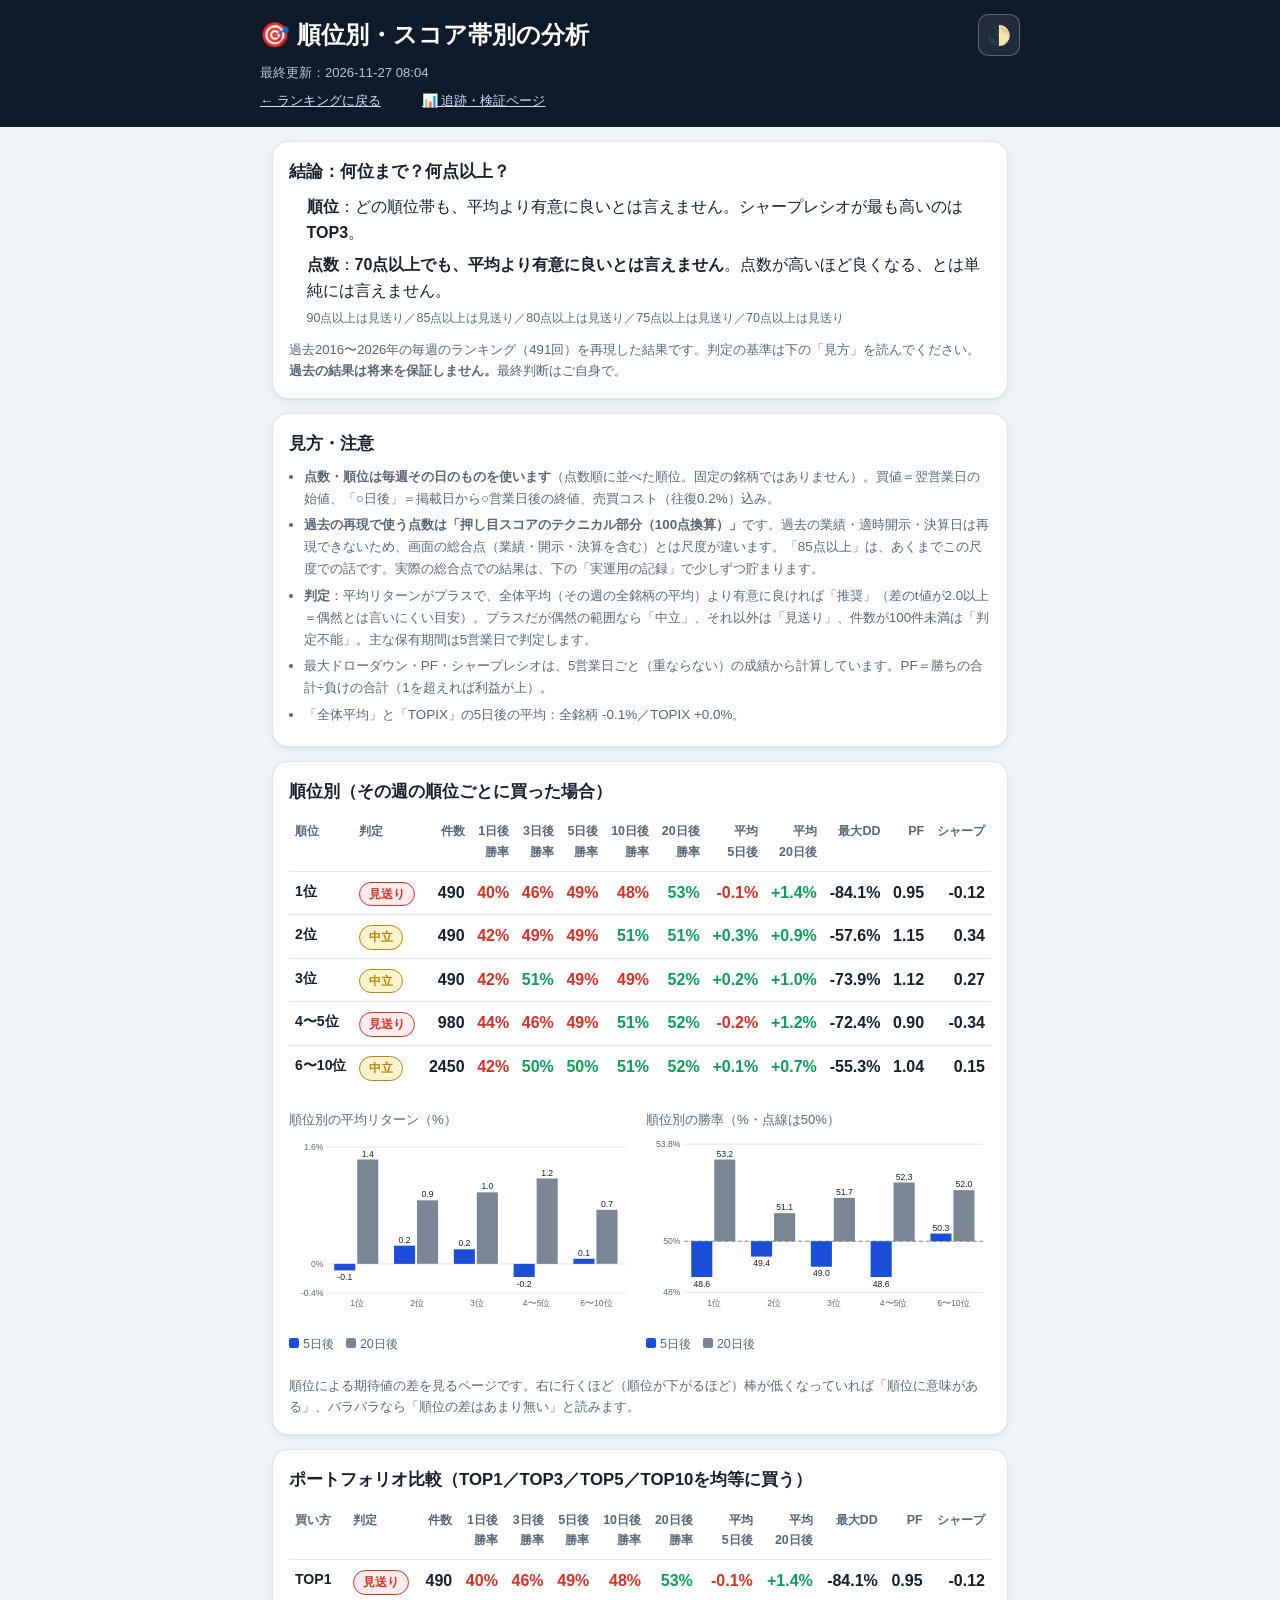
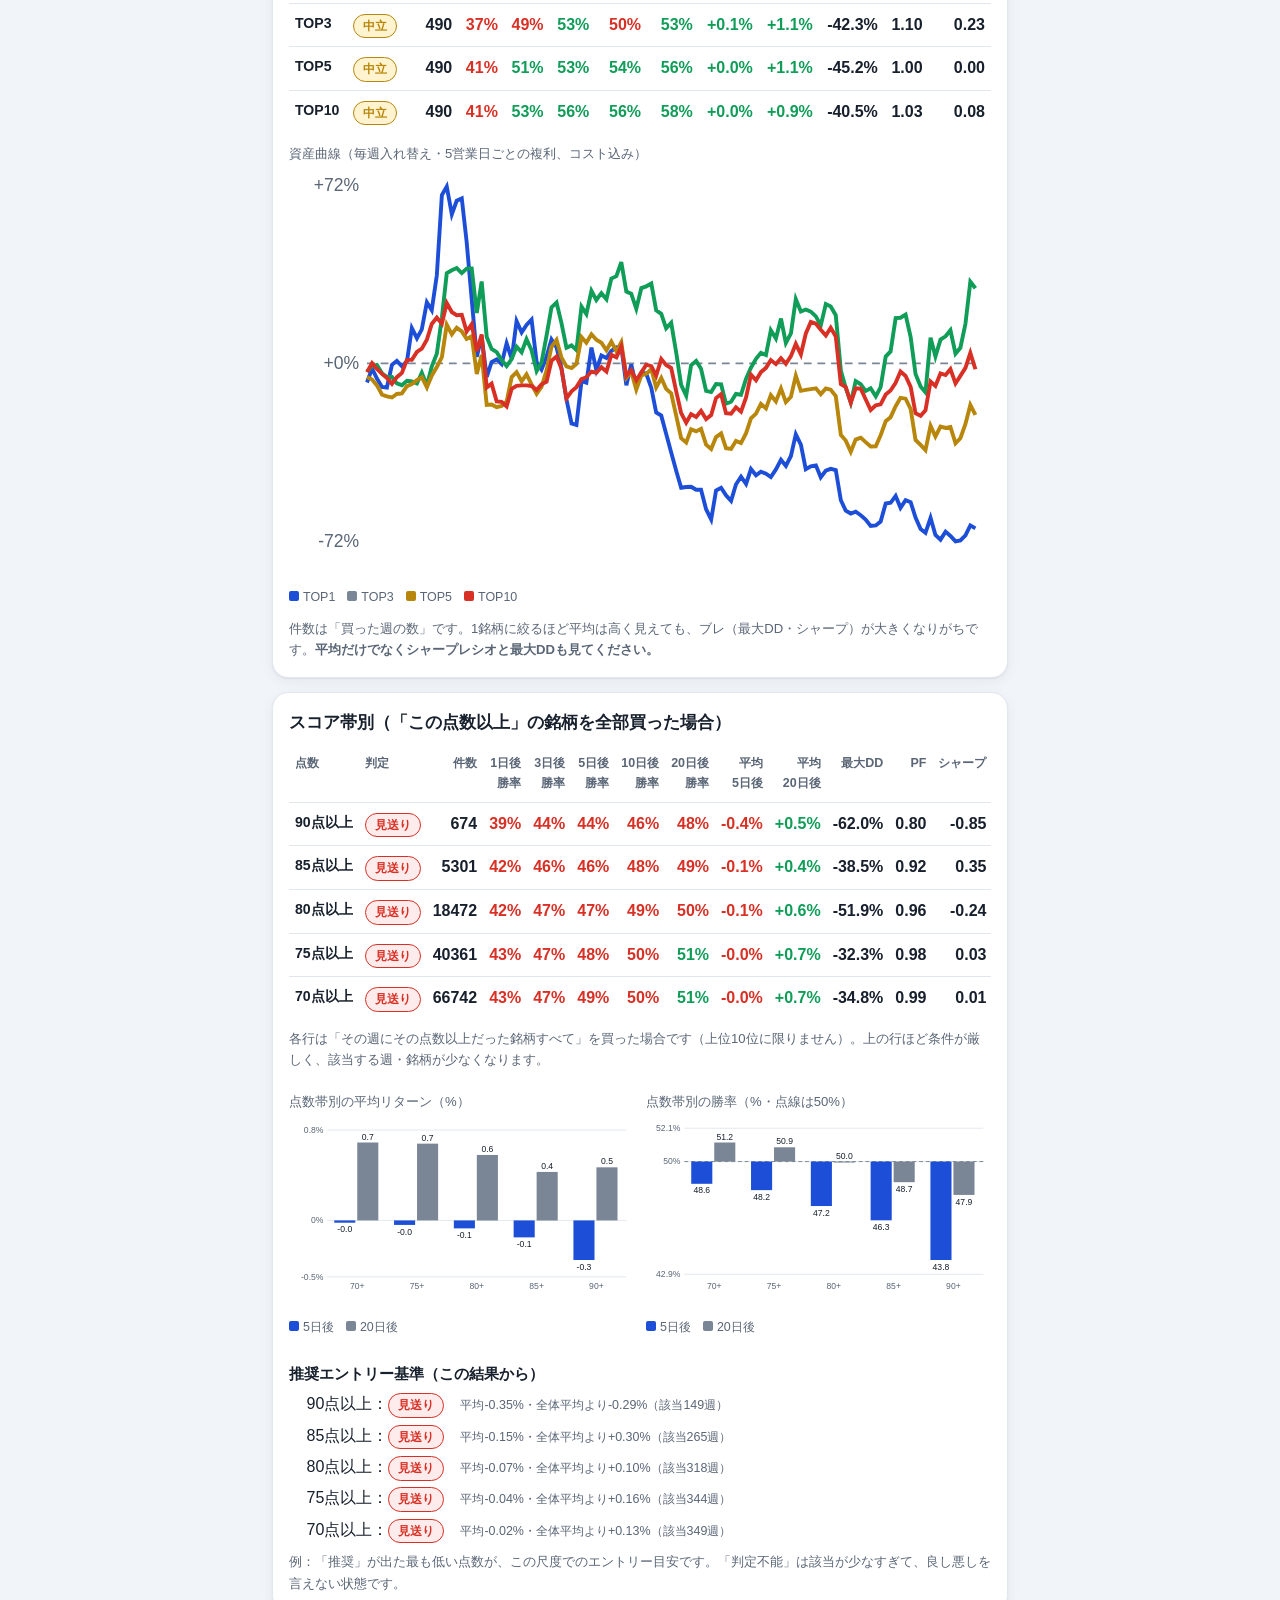
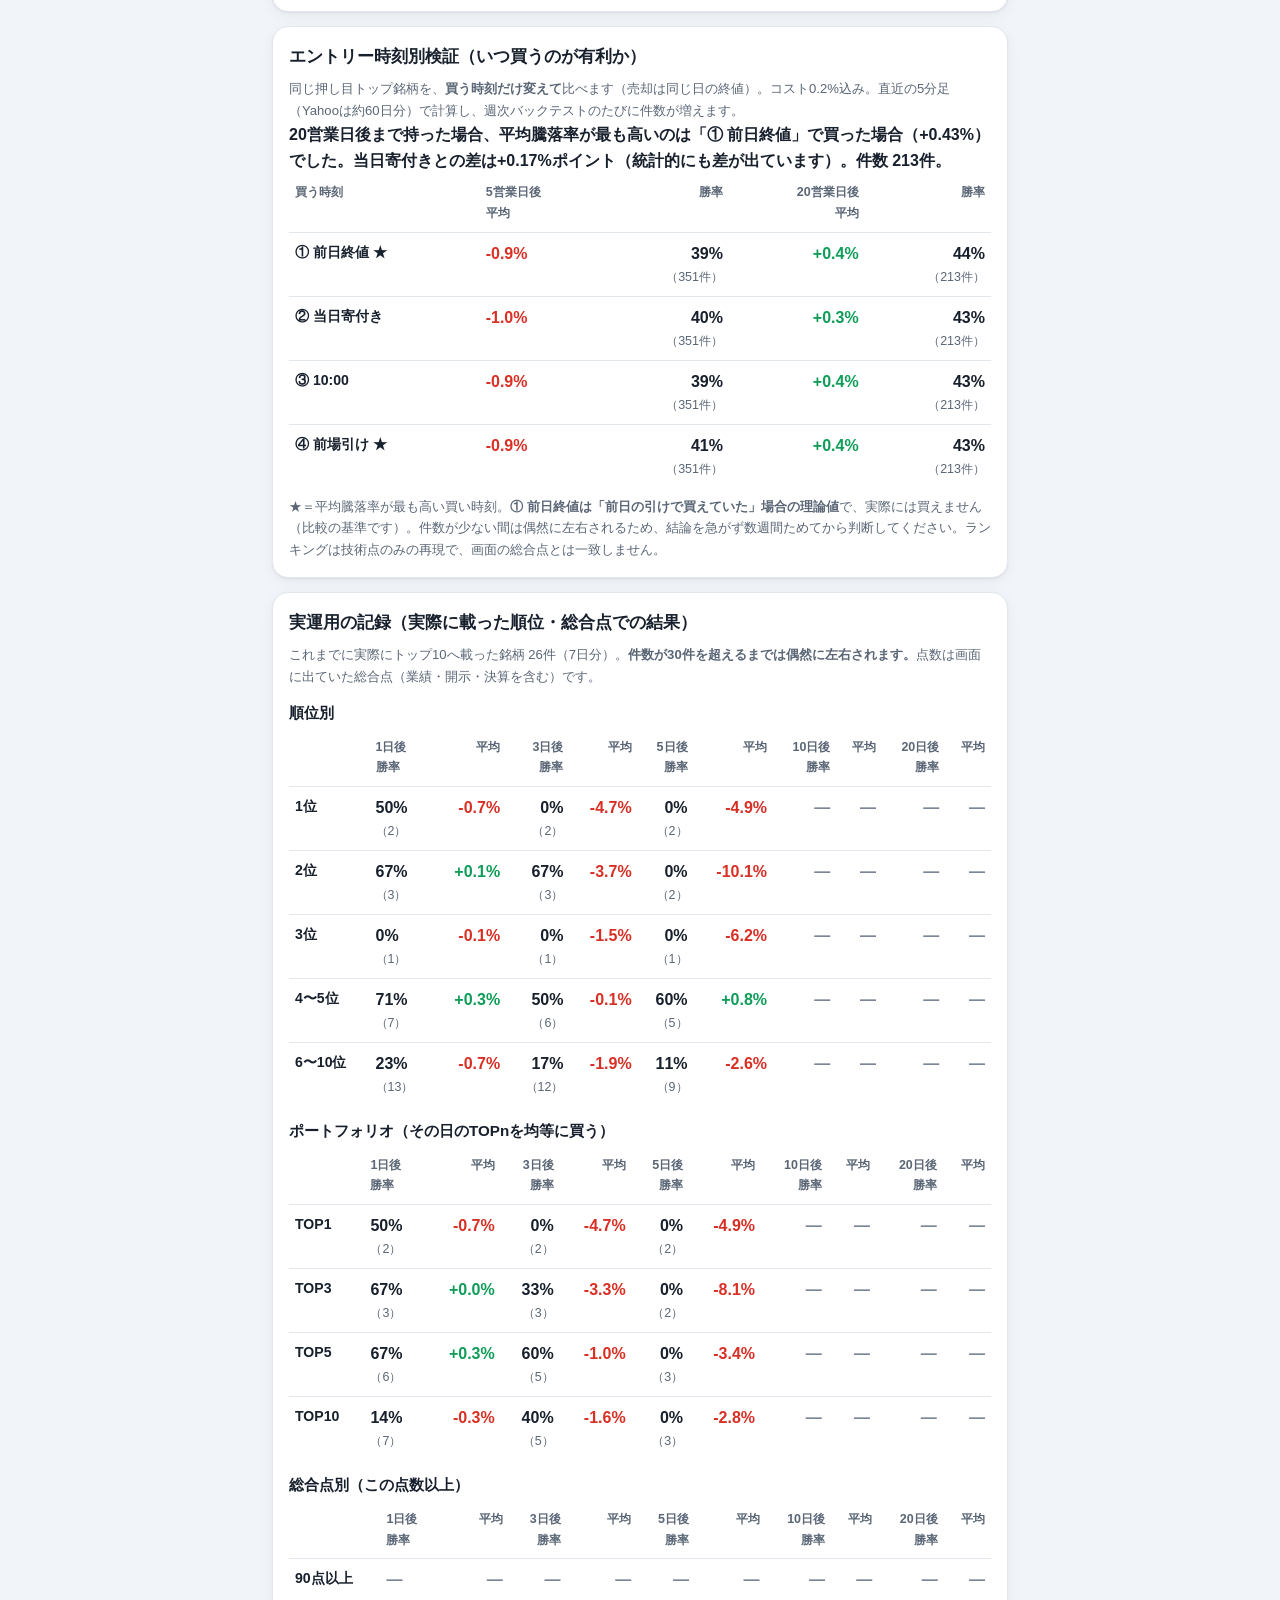
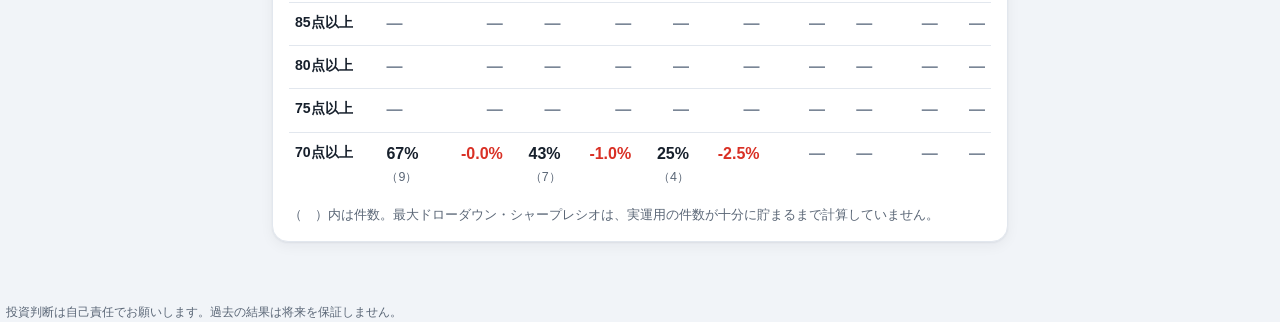
<file: docs/analysis.html>
<!doctype html>
<html lang="ja">
<head>
<meta charset="utf-8">
<meta name="viewport" content="width=device-width, initial-scale=1, viewport-fit=cover">
<meta name="color-scheme" content="light dark">
<meta name="theme-color" content="#0f1a2b">
<meta name="robots" content="noindex">
<title>順位別・スコア帯別の分析｜本日の注目銘柄ランキング</title>
<link rel="stylesheet" href="style.css">
<script>
(function(){try{var t=localStorage.getItem('theme');if(t){document.documentElement.setAttribute('data-theme',t);}}catch(e){}})();
</script>
</head>
<body>


<header class="hero">
  <div class="hero-inner">
    <div class="hero-row">
      <h1>🎯 順位別・スコア帯別の分析</h1>
      <button id="themeBtn" class="icon-btn" type="button" aria-label="ライト／ダーク表示を切り替え">🌓</button>
    </div>
    <p class="meta"><span>最終更新：2026-11-27 08:04</span></p>
    <p class="meta"><a class="back" href="index.html">← ランキングに戻る</a>　<a class="back" href="tracking.html">📊 追跡・検証ページ</a></p>
  </div>
</header>

<main class="wrap">
  
  
  
  
  <section class="card verdict-card">
    <h2>結論：何位まで？何点以上？</h2>
    <ul class="concl">
      <li><b>順位</b>：どの順位帯も、平均より有意に良いとは言えません。シャープレシオが最も高いのは <b>TOP3</b>。</li>
      <li><b>点数</b>：<b>70点以上でも、平均より有意に良いとは言えません</b>。点数が高いほど良くなる、とは単純には言えません。<br><small>90点以上は見送り／85点以上は見送り／80点以上は見送り／75点以上は見送り／70点以上は見送り</small></li>
    </ul>
    <p class="hint">過去2016〜2026年の毎週のランキング（491回）を再現した結果です。判定の基準は下の「見方」を読んでください。<b>過去の結果は将来を保証しません。</b>最終判断はご自身で。</p>
  </section>

  <section class="card">
    <h2>見方・注意</h2>
    <ul class="caveats">
      <li><b>点数・順位は毎週その日のものを使います</b>（点数順に並べた順位。固定の銘柄ではありません）。買値＝翌営業日の始値、「○日後」＝掲載日から○営業日後の終値、売買コスト（往復0.2%）込み。</li>
      <li><b>過去の再現で使う点数は「押し目スコアのテクニカル部分（100点換算）」</b>です。過去の業績・適時開示・決算日は再現できないため、画面の総合点（業績・開示・決算を含む）とは尺度が違います。「85点以上」は、あくまでこの尺度での話です。実際の総合点での結果は、下の「実運用の記録」で少しずつ貯まります。</li>
      <li><b>判定</b>：平均リターンがプラスで、全体平均（その週の全銘柄の平均）より有意に良ければ「推奨」（差のt値が2.0以上＝偶然とは言いにくい目安）。プラスだが偶然の範囲なら「中立」、それ以外は「見送り」、件数が100件未満は「判定不能」。主な保有期間は5営業日で判定します。</li>
      <li>最大ドローダウン・PF・シャープレシオは、5営業日ごと（重ならない）の成績から計算しています。PF＝勝ちの合計÷負けの合計（1を超えれば利益が上）。</li>
      <li>「全体平均」と「TOPIX」の5日後の平均：全銘柄 -0.1%／TOPIX +0.0%。</li>
    </ul>
  </section>

  <section class="card">
    <h2>順位別（その週の順位ごとに買った場合）</h2>
    
<div class="table-wrap"><table class="rbt">
  <thead><tr><th>順位</th><th>判定</th><th>件数</th>
    <th>1日後<br>勝率</th><th>3日後<br>勝率</th><th>5日後<br>勝率</th><th>10日後<br>勝率</th><th>20日後<br>勝率</th>
    <th>平均<br>5日後</th><th>平均<br>20日後</th><th>最大DD</th><th>PF</th><th>シャープ</th></tr></thead>
  <tbody>
  
    <tr class=""><th scope="row">1位</th><td><span class="vd vd-no">見送り</span></td><td>490</td>
      <td class="neg">40%</td><td class="neg">46%</td><td class="neg">49%</td><td class="neg">48%</td><td class="pos">53%</td>
      <td class="neg">-0.1%</td>
      
      <td class="pos">+1.4%</td>
      <td>-84.1%</td>
      <td>0.95</td>
      <td>-0.12</td></tr>
  
    <tr class=""><th scope="row">2位</th><td><span class="vd vd-mid">中立</span></td><td>490</td>
      <td class="neg">42%</td><td class="neg">49%</td><td class="neg">49%</td><td class="pos">51%</td><td class="pos">51%</td>
      <td class="pos">+0.3%</td>
      
      <td class="pos">+0.9%</td>
      <td>-57.6%</td>
      <td>1.15</td>
      <td>0.34</td></tr>
  
    <tr class=""><th scope="row">3位</th><td><span class="vd vd-mid">中立</span></td><td>490</td>
      <td class="neg">42%</td><td class="pos">51%</td><td class="neg">49%</td><td class="neg">49%</td><td class="pos">52%</td>
      <td class="pos">+0.2%</td>
      
      <td class="pos">+1.0%</td>
      <td>-73.9%</td>
      <td>1.12</td>
      <td>0.27</td></tr>
  
    <tr class=""><th scope="row">4〜5位</th><td><span class="vd vd-no">見送り</span></td><td>980</td>
      <td class="neg">44%</td><td class="neg">46%</td><td class="neg">49%</td><td class="pos">51%</td><td class="pos">52%</td>
      <td class="neg">-0.2%</td>
      
      <td class="pos">+1.2%</td>
      <td>-72.4%</td>
      <td>0.90</td>
      <td>-0.34</td></tr>
  
    <tr class=""><th scope="row">6〜10位</th><td><span class="vd vd-mid">中立</span></td><td>2450</td>
      <td class="neg">42%</td><td class="pos">50%</td><td class="pos">50%</td><td class="pos">51%</td><td class="pos">52%</td>
      <td class="pos">+0.1%</td>
      
      <td class="pos">+0.7%</td>
      <td>-55.3%</td>
      <td>1.04</td>
      <td>0.15</td></tr>
  
  </tbody>
</table></div>

    <div class="charts">
      <figure><figcaption>順位別の平均リターン（%）</figcaption><svg class="barchart" viewBox="0 0 360 200" width="100%" role="img" aria-label="棒グラフ"><line class="grid" x1="40" x2="352" y1="168.0" y2="168.0"/><text class="tick" x="36" y="171.0" text-anchor="end">-0.4%</text><line class="grid" x1="40" x2="352" y1="137.6" y2="137.6"/><text class="tick" x="36" y="140.6" text-anchor="end">0%</text><line class="grid" x1="40" x2="352" y1="15.8" y2="15.8"/><text class="tick" x="36" y="18.8" text-anchor="end">1.6%</text><text class="tick" x="71.2" y="182" text-anchor="middle">1位</text><rect class="s0" x="47.2" y="137.6" width="22.0" height="6.9"/><text class="val" x="58.2" y="154.4" text-anchor="middle">-0.1</text><rect class="s1" x="71.2" y="28.7" width="22.0" height="108.9"/><text class="val" x="82.2" y="25.7" text-anchor="middle">1.4</text><text class="tick" x="133.6" y="182" text-anchor="middle">2位</text><rect class="s0" x="109.6" y="118.6" width="22.0" height="19.0"/><text class="val" x="120.6" y="115.6" text-anchor="middle">0.2</text><rect class="s1" x="133.6" y="71.3" width="22.0" height="66.2"/><text class="val" x="144.6" y="68.3" text-anchor="middle">0.9</text><text class="tick" x="196.0" y="182" text-anchor="middle">3位</text><rect class="s0" x="172.0" y="122.4" width="22.0" height="15.2"/><text class="val" x="183.0" y="119.4" text-anchor="middle">0.2</text><rect class="s1" x="196.0" y="63.0" width="22.0" height="74.6"/><text class="val" x="207.0" y="60.0" text-anchor="middle">1.0</text><text class="tick" x="258.4" y="182" text-anchor="middle">4〜5位</text><rect class="s0" x="234.4" y="137.6" width="22.0" height="13.7"/><text class="val" x="245.4" y="161.3" text-anchor="middle">-0.2</text><rect class="s1" x="258.4" y="48.5" width="22.0" height="89.1"/><text class="val" x="269.4" y="45.5" text-anchor="middle">1.2</text><text class="tick" x="320.8" y="182" text-anchor="middle">6〜10位</text><rect class="s0" x="296.8" y="132.3" width="22.0" height="5.3"/><text class="val" x="307.8" y="129.3" text-anchor="middle">0.1</text><rect class="s1" x="320.8" y="81.2" width="22.0" height="56.3"/><text class="val" x="331.8" y="78.2" text-anchor="middle">0.7</text></svg><div class="legend"><span class="lg s0">5日後</span><span class="lg s1">20日後</span></div></figure>
      <figure><figcaption>順位別の勝率（%・点線は50%）</figcaption><svg class="barchart" viewBox="0 0 360 200" width="100%" role="img" aria-label="棒グラフ"><line class="grid" x1="40" x2="352" y1="167.3" y2="167.3"/><text class="tick" x="36" y="170.3" text-anchor="end">48%</text><line class="grid" x1="40" x2="352" y1="114.0" y2="114.0"/><text class="tick" x="36" y="117.0" text-anchor="end">50%</text><line class="grid" x1="40" x2="352" y1="12.7" y2="12.7"/><text class="tick" x="36" y="15.7" text-anchor="end">53.8%</text><line class="base" x1="40" x2="352" y1="114.0" y2="114.0"/><text class="tick" x="71.2" y="182" text-anchor="middle">1位</text><rect class="s0" x="47.2" y="114.0" width="22.0" height="37.3"/><text class="val" x="58.2" y="161.3" text-anchor="middle">48.6</text><rect class="s1" x="71.2" y="28.7" width="22.0" height="85.3"/><text class="val" x="82.2" y="25.7" text-anchor="middle">53.2</text><text class="tick" x="133.6" y="182" text-anchor="middle">2位</text><rect class="s0" x="109.6" y="114.0" width="22.0" height="16.0"/><text class="val" x="120.6" y="140.0" text-anchor="middle">49.4</text><rect class="s1" x="133.6" y="84.7" width="22.0" height="29.3"/><text class="val" x="144.6" y="81.7" text-anchor="middle">51.1</text><text class="tick" x="196.0" y="182" text-anchor="middle">3位</text><rect class="s0" x="172.0" y="114.0" width="22.0" height="26.6"/><text class="val" x="183.0" y="150.6" text-anchor="middle">49.0</text><rect class="s1" x="196.0" y="68.7" width="22.0" height="45.3"/><text class="val" x="207.0" y="65.7" text-anchor="middle">51.7</text><text class="tick" x="258.4" y="182" text-anchor="middle">4〜5位</text><rect class="s0" x="234.4" y="114.0" width="22.0" height="37.3"/><text class="val" x="245.4" y="161.3" text-anchor="middle">48.6</text><rect class="s1" x="258.4" y="52.7" width="22.0" height="61.3"/><text class="val" x="269.4" y="49.7" text-anchor="middle">52.3</text><text class="tick" x="320.8" y="182" text-anchor="middle">6〜10位</text><rect class="s0" x="296.8" y="106.0" width="22.0" height="8.0"/><text class="val" x="307.8" y="103.0" text-anchor="middle">50.3</text><rect class="s1" x="320.8" y="60.7" width="22.0" height="53.3"/><text class="val" x="331.8" y="57.7" text-anchor="middle">52.0</text></svg><div class="legend"><span class="lg s0">5日後</span><span class="lg s1">20日後</span></div></figure>
    </div>
    <p class="hint">順位による期待値の差を見るページです。右に行くほど（順位が下がるほど）棒が低くなっていれば「順位に意味がある」、バラバラなら「順位の差はあまり無い」と読みます。</p>
  </section>

  <section class="card">
    <h2>ポートフォリオ比較（TOP1／TOP3／TOP5／TOP10を均等に買う）</h2>
    
<div class="table-wrap"><table class="rbt">
  <thead><tr><th>買い方</th><th>判定</th><th>件数</th>
    <th>1日後<br>勝率</th><th>3日後<br>勝率</th><th>5日後<br>勝率</th><th>10日後<br>勝率</th><th>20日後<br>勝率</th>
    <th>平均<br>5日後</th><th>平均<br>20日後</th><th>最大DD</th><th>PF</th><th>シャープ</th></tr></thead>
  <tbody>
  
    <tr class=""><th scope="row">TOP1</th><td><span class="vd vd-no">見送り</span></td><td>490</td>
      <td class="neg">40%</td><td class="neg">46%</td><td class="neg">49%</td><td class="neg">48%</td><td class="pos">53%</td>
      <td class="neg">-0.1%</td>
      
      <td class="pos">+1.4%</td>
      <td>-84.1%</td>
      <td>0.95</td>
      <td>-0.12</td></tr>
  
    <tr class=""><th scope="row">TOP3</th><td><span class="vd vd-mid">中立</span></td><td>490</td>
      <td class="neg">37%</td><td class="neg">49%</td><td class="pos">53%</td><td class="neg">50%</td><td class="pos">53%</td>
      <td class="pos">+0.1%</td>
      
      <td class="pos">+1.1%</td>
      <td>-42.3%</td>
      <td>1.10</td>
      <td>0.23</td></tr>
  
    <tr class=""><th scope="row">TOP5</th><td><span class="vd vd-mid">中立</span></td><td>490</td>
      <td class="neg">41%</td><td class="pos">51%</td><td class="pos">53%</td><td class="pos">54%</td><td class="pos">56%</td>
      <td class="pos">+0.0%</td>
      
      <td class="pos">+1.1%</td>
      <td>-45.2%</td>
      <td>1.00</td>
      <td>0.00</td></tr>
  
    <tr class=""><th scope="row">TOP10</th><td><span class="vd vd-mid">中立</span></td><td>490</td>
      <td class="neg">41%</td><td class="pos">53%</td><td class="pos">56%</td><td class="pos">56%</td><td class="pos">58%</td>
      <td class="pos">+0.0%</td>
      
      <td class="pos">+0.9%</td>
      <td>-40.5%</td>
      <td>1.03</td>
      <td>0.08</td></tr>
  
  </tbody>
</table></div>

    <figure><figcaption>資産曲線（毎週入れ替え・5営業日ごとの複利、コスト込み）</figcaption><svg class="barchart" viewBox="0 0 360 210" width="100%" role="img" aria-label="資産曲線"><line class="base" x1="40" x2="352" y1="100.7" y2="100.7"/><text class="tick" x="36" y="195.0" text-anchor="end">-72%</text><text class="tick" x="36" y="103.7" text-anchor="end">+0%</text><text class="tick" x="36" y="12.5" text-anchor="end">+72%</text><polyline class="ln s0" fill="none" stroke-width="2" points="40.0,110.5 42.6,103.3 45.1,108.5 47.7,112.8 50.2,113.1 52.8,101.4 55.3,99.4 57.9,102.2 60.5,99.6 63.0,82.6 65.6,87.8 68.1,83.3 70.7,69.4 73.2,73.4 75.8,55.6 78.4,14.4 80.9,10.0 83.5,24.2 86.0,17.3 88.6,16.1 91.1,38.4 93.7,67.8 96.3,97.3 98.8,87.0 101.4,107.7 103.9,100.0 106.5,98.6 109.0,101.0 111.6,90.4 114.2,98.4 116.7,79.0 119.3,84.8 121.8,81.0 124.4,78.3 127.0,100.1 129.5,103.9 132.1,97.2 134.6,88.4 137.2,92.5 139.7,103.0 142.3,119.3 144.9,131.5 147.4,132.3 150.0,109.8 152.5,110.6 155.1,92.6 157.6,104.1 160.2,96.7 162.8,98.0 165.3,94.3 167.9,92.5 170.4,92.2 173.0,111.9 175.5,101.2 178.1,112.4 180.7,105.5 183.2,105.9 185.8,113.3 188.3,125.9 190.9,127.5 193.4,136.8 196.0,146.4 198.6,155.9 201.1,164.5 203.7,164.1 206.2,164.0 208.8,165.5 211.3,165.5 213.9,175.5 216.5,180.8 219.0,165.9 221.6,164.5 224.1,168.4 226.7,171.2 229.2,162.8 231.8,158.8 234.4,162.5 236.9,154.9 239.5,158.1 242.0,156.3 244.6,157.3 247.1,159.0 249.7,155.1 252.3,150.2 254.8,153.3 257.4,148.2 259.9,137.1 262.5,142.4 265.0,155.0 267.6,153.5 270.2,153.0 272.7,159.1 275.3,155.7 277.8,154.8 280.4,155.4 283.0,170.9 285.5,176.2 288.1,177.7 290.6,176.8 293.2,178.6 295.7,180.8 298.3,184.1 300.9,183.8 303.4,181.8 306.0,172.6 308.5,172.2 311.1,168.7 313.6,174.8 316.2,170.9 318.8,171.9 321.3,179.8 323.9,185.7 326.4,187.6 329.0,179.9 331.5,188.7 334.1,191.1 336.7,187.0 339.2,189.2 341.8,192.0 344.3,191.5 346.9,188.9 349.4,183.8 352.0,185.3"/><polyline class="ln s1" fill="none" stroke-width="2" points="40.0,104.9 42.6,102.2 45.1,101.5 47.7,105.8 50.2,107.7 52.8,107.7 55.3,111.0 57.9,111.9 60.5,109.6 63.0,109.9 65.6,111.0 68.1,105.5 70.7,112.0 73.2,102.3 75.8,95.8 78.4,77.3 80.9,54.5 83.5,53.0 86.0,51.8 88.6,54.4 91.1,52.1 93.7,52.0 96.3,74.9 98.8,58.7 101.4,87.2 103.9,93.3 106.5,94.9 109.0,99.0 111.6,102.1 114.2,98.5 116.7,92.1 119.3,95.0 121.8,88.3 124.4,94.0 127.0,104.6 129.5,100.3 132.1,86.3 134.6,72.0 137.2,69.5 139.7,79.9 142.3,92.7 144.9,91.5 147.4,93.9 150.0,71.6 152.5,75.4 155.1,63.5 157.6,68.2 160.2,64.7 162.8,67.8 165.3,57.2 167.9,56.0 170.4,48.8 173.0,63.9 175.5,65.0 178.1,72.7 180.7,62.1 183.2,61.2 185.8,59.8 188.3,73.5 190.9,75.3 193.4,82.7 196.0,79.9 198.6,95.4 201.1,111.7 203.7,117.3 206.2,101.7 208.8,99.5 211.3,103.5 213.9,114.8 216.5,115.4 219.0,111.3 221.6,111.5 224.1,121.4 226.7,120.4 229.2,116.4 231.8,116.8 234.4,108.5 236.9,102.9 239.5,98.4 242.0,95.3 244.6,96.4 247.1,83.7 249.7,88.0 252.3,77.7 254.8,90.2 257.4,85.3 259.9,67.8 262.5,74.1 265.0,73.1 267.6,74.2 270.2,76.6 272.7,81.2 275.3,70.3 277.8,71.5 280.4,76.0 283.0,104.5 285.5,113.2 288.1,120.8 290.6,109.8 293.2,111.4 295.7,114.9 298.3,113.5 300.9,117.6 303.4,112.9 306.0,97.2 308.5,94.6 311.1,77.5 313.6,77.3 316.2,75.7 318.8,87.2 321.3,106.2 323.9,112.6 326.4,115.6 329.0,87.5 331.5,97.2 334.1,88.5 336.7,86.8 339.2,83.7 341.8,95.7 344.3,92.7 346.9,80.4 349.4,58.8 352.0,62.2"/><polyline class="ln s2" fill="none" stroke-width="2" points="40.0,107.7 42.6,109.0 45.1,112.0 47.7,116.7 50.2,117.6 52.8,118.2 55.3,116.4 57.9,116.1 60.5,112.4 63.0,111.3 65.6,109.3 68.1,107.8 70.7,113.0 73.2,107.0 75.8,102.6 78.4,97.5 80.9,80.9 83.5,85.8 86.0,82.4 88.6,84.3 91.1,88.2 93.7,86.8 96.3,106.2 98.8,96.4 101.4,122.0 103.9,121.8 106.5,123.2 109.0,122.5 111.6,120.3 114.2,107.7 116.7,105.2 119.3,109.9 121.8,106.3 124.4,111.5 127.0,116.3 129.5,112.8 132.1,104.3 134.6,92.2 137.2,88.7 139.7,97.6 142.3,102.3 144.9,103.1 147.4,101.0 150.0,87.2 152.5,90.1 155.1,85.8 157.6,88.6 160.2,90.1 162.8,94.0 165.3,89.5 167.9,94.6 170.4,89.9 173.0,108.1 175.5,105.0 178.1,114.2 180.7,106.9 183.2,106.1 185.8,103.7 188.3,113.1 190.9,108.2 193.4,113.8 196.0,116.1 198.6,127.7 201.1,139.1 203.7,141.3 206.2,134.5 208.8,135.6 211.3,134.3 213.9,142.4 216.5,144.6 219.0,138.5 221.6,136.6 224.1,144.2 226.7,144.6 229.2,140.5 231.8,141.6 234.4,136.5 236.9,128.9 239.5,126.5 242.0,121.5 244.6,123.8 247.1,117.0 249.7,120.2 252.3,113.6 254.8,120.6 257.4,117.8 259.9,107.0 262.5,114.8 265.0,114.3 267.6,113.9 270.2,113.5 272.7,116.5 275.3,113.6 277.8,114.2 280.4,117.5 283.0,137.4 285.5,140.3 288.1,146.0 290.6,139.8 293.2,138.8 295.7,141.1 298.3,143.3 300.9,143.2 303.4,137.6 306.0,130.4 308.5,128.3 311.1,122.7 313.6,118.4 316.2,118.8 318.8,124.1 321.3,140.0 323.9,142.5 326.4,145.2 329.0,132.7 331.5,138.2 334.1,133.1 336.7,133.8 339.2,133.3 341.8,141.7 344.3,139.1 346.9,131.8 349.4,122.0 352.0,127.1"/><polyline class="ln s3" fill="none" stroke-width="2" points="40.0,105.2 42.6,100.6 45.1,103.6 47.7,106.1 50.2,108.2 52.8,111.2 55.3,107.8 57.9,105.6 60.5,98.9 63.0,98.9 65.6,94.8 68.1,93.2 70.7,88.6 73.2,80.5 75.8,77.2 78.4,80.4 80.9,69.8 83.5,74.4 86.0,76.0 88.6,75.8 91.1,84.4 93.7,80.6 96.3,94.4 98.8,85.9 101.4,113.1 103.9,111.1 106.5,120.2 109.0,120.4 111.6,122.8 114.2,113.7 116.7,112.2 119.3,112.0 121.8,112.0 124.4,112.3 127.0,114.4 129.5,111.4 132.1,110.1 134.6,99.4 137.2,97.2 139.7,103.4 142.3,118.6 144.9,115.0 147.4,112.9 150.0,108.8 152.5,107.8 155.1,104.9 157.6,105.5 160.2,102.7 162.8,104.9 165.3,96.3 167.9,97.6 170.4,92.0 173.0,107.1 175.5,104.2 178.1,109.4 180.7,105.3 183.2,101.4 185.8,102.1 188.3,107.0 190.9,98.5 193.4,101.5 196.0,103.1 198.6,115.2 201.1,126.2 203.7,131.1 206.2,126.7 208.8,128.2 211.3,125.1 213.9,129.3 216.5,127.2 219.0,118.5 221.6,116.5 224.1,126.3 226.7,126.5 229.2,123.2 231.8,125.5 234.4,118.2 236.9,106.5 239.5,109.4 242.0,105.2 244.6,103.0 247.1,99.0 249.7,101.1 252.3,98.1 254.8,100.9 257.4,97.0 259.9,90.7 262.5,96.1 265.0,85.5 267.6,79.5 270.2,80.4 272.7,83.5 275.3,86.4 277.8,82.4 280.4,86.9 283.0,111.3 285.5,112.8 288.1,120.9 290.6,113.5 293.2,113.7 295.7,119.1 298.3,124.6 300.9,122.2 303.4,121.7 306.0,116.7 308.5,114.6 311.1,110.7 313.6,104.9 316.2,107.2 318.8,112.8 321.3,126.3 323.9,127.6 326.4,124.8 329.0,110.0 331.5,112.3 334.1,105.9 336.7,106.7 339.2,103.7 341.8,111.0 344.3,107.1 346.9,103.0 349.4,95.3 352.0,103.7"/></svg><div class="legend"><span class="lg s0">TOP1</span><span class="lg s1">TOP3</span><span class="lg s2">TOP5</span><span class="lg s3">TOP10</span></div></figure>
    <p class="hint">件数は「買った週の数」です。1銘柄に絞るほど平均は高く見えても、ブレ（最大DD・シャープ）が大きくなりがちです。<b>平均だけでなくシャープレシオと最大DDも見てください。</b></p>
  </section>

  <section class="card">
    <h2>スコア帯別（「この点数以上」の銘柄を全部買った場合）</h2>
    
<div class="table-wrap"><table class="rbt">
  <thead><tr><th>点数</th><th>判定</th><th>件数</th>
    <th>1日後<br>勝率</th><th>3日後<br>勝率</th><th>5日後<br>勝率</th><th>10日後<br>勝率</th><th>20日後<br>勝率</th>
    <th>平均<br>5日後</th><th>平均<br>20日後</th><th>最大DD</th><th>PF</th><th>シャープ</th></tr></thead>
  <tbody>
  
    <tr class=""><th scope="row">90点以上</th><td><span class="vd vd-no">見送り</span></td><td>674</td>
      <td class="neg">39%</td><td class="neg">44%</td><td class="neg">44%</td><td class="neg">46%</td><td class="neg">48%</td>
      <td class="neg">-0.4%</td>
      
      <td class="pos">+0.5%</td>
      <td>-62.0%</td>
      <td>0.80</td>
      <td>-0.85</td></tr>
  
    <tr class=""><th scope="row">85点以上</th><td><span class="vd vd-no">見送り</span></td><td>5301</td>
      <td class="neg">42%</td><td class="neg">46%</td><td class="neg">46%</td><td class="neg">48%</td><td class="neg">49%</td>
      <td class="neg">-0.1%</td>
      
      <td class="pos">+0.4%</td>
      <td>-38.5%</td>
      <td>0.92</td>
      <td>0.35</td></tr>
  
    <tr class=""><th scope="row">80点以上</th><td><span class="vd vd-no">見送り</span></td><td>18472</td>
      <td class="neg">42%</td><td class="neg">47%</td><td class="neg">47%</td><td class="neg">49%</td><td class="neg">50%</td>
      <td class="neg">-0.1%</td>
      
      <td class="pos">+0.6%</td>
      <td>-51.9%</td>
      <td>0.96</td>
      <td>-0.24</td></tr>
  
    <tr class=""><th scope="row">75点以上</th><td><span class="vd vd-no">見送り</span></td><td>40361</td>
      <td class="neg">43%</td><td class="neg">47%</td><td class="neg">48%</td><td class="neg">50%</td><td class="pos">51%</td>
      <td class="neg">-0.0%</td>
      
      <td class="pos">+0.7%</td>
      <td>-32.3%</td>
      <td>0.98</td>
      <td>0.03</td></tr>
  
    <tr class=""><th scope="row">70点以上</th><td><span class="vd vd-no">見送り</span></td><td>66742</td>
      <td class="neg">43%</td><td class="neg">47%</td><td class="neg">49%</td><td class="neg">50%</td><td class="pos">51%</td>
      <td class="neg">-0.0%</td>
      
      <td class="pos">+0.7%</td>
      <td>-34.8%</td>
      <td>0.99</td>
      <td>0.01</td></tr>
  
  </tbody>
</table></div>

    <p class="hint">各行は「その週にその点数以上だった銘柄すべて」を買った場合です（上位10位に限りません）。上の行ほど条件が厳しく、該当する週・銘柄が少なくなります。</p>
    <div class="charts">
      <figure><figcaption>点数帯別の平均リターン（%）</figcaption><svg class="barchart" viewBox="0 0 360 200" width="100%" role="img" aria-label="棒グラフ"><line class="grid" x1="40" x2="352" y1="169.0" y2="169.0"/><text class="tick" x="36" y="172.0" text-anchor="end">-0.5%</text><line class="grid" x1="40" x2="352" y1="110.0" y2="110.0"/><text class="tick" x="36" y="113.0" text-anchor="end">0%</text><line class="grid" x1="40" x2="352" y1="15.7" y2="15.7"/><text class="tick" x="36" y="18.7" text-anchor="end">0.8%</text><text class="tick" x="71.2" y="182" text-anchor="middle">70+</text><rect class="s0" x="47.2" y="110.0" width="22.0" height="2.4"/><text class="val" x="58.2" y="122.4" text-anchor="middle">-0.0</text><rect class="s1" x="71.2" y="28.7" width="22.0" height="81.3"/><text class="val" x="82.2" y="25.7" text-anchor="middle">0.7</text><text class="tick" x="133.6" y="182" text-anchor="middle">75+</text><rect class="s0" x="109.6" y="110.0" width="22.0" height="4.7"/><text class="val" x="120.6" y="124.8" text-anchor="middle">-0.0</text><rect class="s1" x="133.6" y="29.9" width="22.0" height="80.1"/><text class="val" x="144.6" y="26.9" text-anchor="middle">0.7</text><text class="tick" x="196.0" y="182" text-anchor="middle">80+</text><rect class="s0" x="172.0" y="110.0" width="22.0" height="8.3"/><text class="val" x="183.0" y="128.3" text-anchor="middle">-0.1</text><rect class="s1" x="196.0" y="41.7" width="22.0" height="68.4"/><text class="val" x="207.0" y="38.7" text-anchor="middle">0.6</text><text class="tick" x="258.4" y="182" text-anchor="middle">85+</text><rect class="s0" x="234.4" y="110.0" width="22.0" height="17.7"/><text class="val" x="245.4" y="137.7" text-anchor="middle">-0.1</text><rect class="s1" x="258.4" y="59.4" width="22.0" height="50.7"/><text class="val" x="269.4" y="56.4" text-anchor="middle">0.4</text><text class="tick" x="320.8" y="182" text-anchor="middle">90+</text><rect class="s0" x="296.8" y="110.0" width="22.0" height="41.3"/><text class="val" x="307.8" y="161.3" text-anchor="middle">-0.3</text><rect class="s1" x="320.8" y="54.6" width="22.0" height="55.4"/><text class="val" x="331.8" y="51.6" text-anchor="middle">0.5</text></svg><div class="legend"><span class="lg s0">5日後</span><span class="lg s1">20日後</span></div></figure>
      <figure><figcaption>点数帯別の勝率（%・点線は50%）</figcaption><svg class="barchart" viewBox="0 0 360 200" width="100%" role="img" aria-label="棒グラフ"><line class="grid" x1="40" x2="352" y1="166.2" y2="166.2"/><text class="tick" x="36" y="169.2" text-anchor="end">42.9%</text><line class="grid" x1="40" x2="352" y1="48.6" y2="48.6"/><text class="tick" x="36" y="51.6" text-anchor="end">50%</text><line class="grid" x1="40" x2="352" y1="13.8" y2="13.8"/><text class="tick" x="36" y="16.8" text-anchor="end">52.1%</text><line class="base" x1="40" x2="352" y1="48.6" y2="48.6"/><text class="tick" x="71.2" y="182" text-anchor="middle">70+</text><rect class="s0" x="47.2" y="48.6" width="22.0" height="23.2"/><text class="val" x="58.2" y="81.8" text-anchor="middle">48.6</text><rect class="s1" x="71.2" y="28.7" width="22.0" height="19.9"/><text class="val" x="82.2" y="25.7" text-anchor="middle">51.2</text><text class="tick" x="133.6" y="182" text-anchor="middle">75+</text><rect class="s0" x="109.6" y="48.6" width="22.0" height="29.8"/><text class="val" x="120.6" y="88.4" text-anchor="middle">48.2</text><rect class="s1" x="133.6" y="33.7" width="22.0" height="14.9"/><text class="val" x="144.6" y="30.7" text-anchor="middle">50.9</text><text class="tick" x="196.0" y="182" text-anchor="middle">80+</text><rect class="s0" x="172.0" y="48.6" width="22.0" height="46.4"/><text class="val" x="183.0" y="105.0" text-anchor="middle">47.2</text><rect class="s1" x="196.0" y="48.6" width="22.0" height="1.0"/><text class="val" x="207.0" y="45.6" text-anchor="middle">50.0</text><text class="tick" x="258.4" y="182" text-anchor="middle">85+</text><rect class="s0" x="234.4" y="48.6" width="22.0" height="61.3"/><text class="val" x="245.4" y="119.9" text-anchor="middle">46.3</text><rect class="s1" x="258.4" y="48.6" width="22.0" height="21.5"/><text class="val" x="269.4" y="80.1" text-anchor="middle">48.7</text><text class="tick" x="320.8" y="182" text-anchor="middle">90+</text><rect class="s0" x="296.8" y="48.6" width="22.0" height="102.7"/><text class="val" x="307.8" y="161.3" text-anchor="middle">43.8</text><rect class="s1" x="320.8" y="48.6" width="22.0" height="34.8"/><text class="val" x="331.8" y="93.4" text-anchor="middle">47.9</text></svg><div class="legend"><span class="lg s0">5日後</span><span class="lg s1">20日後</span></div></figure>
    </div>
    <h3>推奨エントリー基準（この結果から）</h3>
    <ul class="concl">
      <li>90点以上：<span class="vd vd-no">見送り</span>　<small>平均-0.35%・全体平均より-0.29%（該当149週）</small></li><li>85点以上：<span class="vd vd-no">見送り</span>　<small>平均-0.15%・全体平均より+0.30%（該当265週）</small></li><li>80点以上：<span class="vd vd-no">見送り</span>　<small>平均-0.07%・全体平均より+0.10%（該当318週）</small></li><li>75点以上：<span class="vd vd-no">見送り</span>　<small>平均-0.04%・全体平均より+0.16%（該当344週）</small></li><li>70点以上：<span class="vd vd-no">見送り</span>　<small>平均-0.02%・全体平均より+0.13%（該当349週）</small></li>
    </ul>
    <p class="hint">例：「推奨」が出た最も低い点数が、この尺度でのエントリー目安です。「判定不能」は該当が少なすぎて、良し悪しを言えない状態です。</p>
  </section>
  

  
  <section class="card" id="entrytime">
    <h2>エントリー時刻別検証（いつ買うのが有利か）</h2>
    
    <p class="hint">同じ押し目トップ銘柄を、<b>買う時刻だけ変えて</b>比べます（売却は同じ日の終値）。コスト0.2%込み。直近の5分足（Yahooは約60日分）で計算し、週次バックテストのたびに件数が増えます。</p>
    <p><b>20営業日後まで持った場合、平均騰落率が最も高いのは「① 前日終値」で買った場合（+0.43%）でした。当日寄付きとの差は+0.17%ポイント（統計的にも差が出ています）。件数 213件。</b></p>
    <div class="table-wrap"><table class="rbt">
      <thead><tr><th>買う時刻</th><th>5営業日後<br>平均</th><th>勝率</th><th>20営業日後<br>平均</th><th>勝率</th></tr></thead>
      <tbody>
      
      <tr><th scope="row">① 前日終値 ★</th>
        
          <td class="neg">-0.9%</td><td>39%<small>（351件）</small></td>
        
          <td class="pos">+0.4%</td><td>44%<small>（213件）</small></td>
        </tr>
      
      <tr><th scope="row">② 当日寄付き</th>
        
          <td class="neg">-1.0%</td><td>40%<small>（351件）</small></td>
        
          <td class="pos">+0.3%</td><td>43%<small>（213件）</small></td>
        </tr>
      
      <tr><th scope="row">③ 10:00</th>
        
          <td class="neg">-0.9%</td><td>39%<small>（351件）</small></td>
        
          <td class="pos">+0.4%</td><td>43%<small>（213件）</small></td>
        </tr>
      
      <tr><th scope="row">④ 前場引け ★</th>
        
          <td class="neg">-0.9%</td><td>41%<small>（351件）</small></td>
        
          <td class="pos">+0.4%</td><td>43%<small>（213件）</small></td>
        </tr>
      
      </tbody>
    </table></div>
    <p class="hint">★＝平均騰落率が最も高い買い時刻。<b>① 前日終値は「前日の引けで買えていた」場合の理論値</b>で、実際には買えません（比較の基準です）。件数が少ない間は偶然に左右されるため、結論を急がず数週間ためてから判断してください。ランキングは技術点のみの再現で、画面の総合点とは一致しません。</p>
    
  </section>

  
  <section class="card">
    <h2>実運用の記録（実際に載った順位・総合点での結果）</h2>
    
    <p class="hint">これまでに実際にトップ10へ載った銘柄 26件（7日分）。<b>件数が30件を超えるまでは偶然に左右されます。</b>点数は画面に出ていた総合点（業績・開示・決算を含む）です。</p>
    
    <h3>順位別</h3>
    <div class="table-wrap"><table class="rbt">
      <thead><tr><th></th><th>1日後<br>勝率</th><th>平均</th><th>3日後<br>勝率</th><th>平均</th><th>5日後<br>勝率</th><th>平均</th><th>10日後<br>勝率</th><th>平均</th><th>20日後<br>勝率</th><th>平均</th></tr></thead>
      <tbody><tr><th scope="row">1位</th>
        
          <td>50%<small>（2）</small></td><td class="neg">-0.7%</td>
        
          <td>0%<small>（2）</small></td><td class="neg">-4.7%</td>
        
          <td>0%<small>（2）</small></td><td class="neg">-4.9%</td>
        
          <td class="na">—</td><td class="na">—</td>
        
          <td class="na">—</td><td class="na">—</td>
        </tr><tr><th scope="row">2位</th>
        
          <td>67%<small>（3）</small></td><td class="pos">+0.1%</td>
        
          <td>67%<small>（3）</small></td><td class="neg">-3.7%</td>
        
          <td>0%<small>（2）</small></td><td class="neg">-10.1%</td>
        
          <td class="na">—</td><td class="na">—</td>
        
          <td class="na">—</td><td class="na">—</td>
        </tr><tr><th scope="row">3位</th>
        
          <td>0%<small>（1）</small></td><td class="neg">-0.1%</td>
        
          <td>0%<small>（1）</small></td><td class="neg">-1.5%</td>
        
          <td>0%<small>（1）</small></td><td class="neg">-6.2%</td>
        
          <td class="na">—</td><td class="na">—</td>
        
          <td class="na">—</td><td class="na">—</td>
        </tr><tr><th scope="row">4〜5位</th>
        
          <td>71%<small>（7）</small></td><td class="pos">+0.3%</td>
        
          <td>50%<small>（6）</small></td><td class="neg">-0.1%</td>
        
          <td>60%<small>（5）</small></td><td class="pos">+0.8%</td>
        
          <td class="na">—</td><td class="na">—</td>
        
          <td class="na">—</td><td class="na">—</td>
        </tr><tr><th scope="row">6〜10位</th>
        
          <td>23%<small>（13）</small></td><td class="neg">-0.7%</td>
        
          <td>17%<small>（12）</small></td><td class="neg">-1.9%</td>
        
          <td>11%<small>（9）</small></td><td class="neg">-2.6%</td>
        
          <td class="na">—</td><td class="na">—</td>
        
          <td class="na">—</td><td class="na">—</td>
        </tr></tbody>
    </table></div>
    
    <h3>ポートフォリオ（その日のTOPnを均等に買う）</h3>
    <div class="table-wrap"><table class="rbt">
      <thead><tr><th></th><th>1日後<br>勝率</th><th>平均</th><th>3日後<br>勝率</th><th>平均</th><th>5日後<br>勝率</th><th>平均</th><th>10日後<br>勝率</th><th>平均</th><th>20日後<br>勝率</th><th>平均</th></tr></thead>
      <tbody><tr><th scope="row">TOP1</th>
        
          <td>50%<small>（2）</small></td><td class="neg">-0.7%</td>
        
          <td>0%<small>（2）</small></td><td class="neg">-4.7%</td>
        
          <td>0%<small>（2）</small></td><td class="neg">-4.9%</td>
        
          <td class="na">—</td><td class="na">—</td>
        
          <td class="na">—</td><td class="na">—</td>
        </tr><tr><th scope="row">TOP3</th>
        
          <td>67%<small>（3）</small></td><td class="pos">+0.0%</td>
        
          <td>33%<small>（3）</small></td><td class="neg">-3.3%</td>
        
          <td>0%<small>（2）</small></td><td class="neg">-8.1%</td>
        
          <td class="na">—</td><td class="na">—</td>
        
          <td class="na">—</td><td class="na">—</td>
        </tr><tr><th scope="row">TOP5</th>
        
          <td>67%<small>（6）</small></td><td class="pos">+0.3%</td>
        
          <td>60%<small>（5）</small></td><td class="neg">-1.0%</td>
        
          <td>0%<small>（3）</small></td><td class="neg">-3.4%</td>
        
          <td class="na">—</td><td class="na">—</td>
        
          <td class="na">—</td><td class="na">—</td>
        </tr><tr><th scope="row">TOP10</th>
        
          <td>14%<small>（7）</small></td><td class="neg">-0.3%</td>
        
          <td>40%<small>（5）</small></td><td class="neg">-1.6%</td>
        
          <td>0%<small>（3）</small></td><td class="neg">-2.8%</td>
        
          <td class="na">—</td><td class="na">—</td>
        
          <td class="na">—</td><td class="na">—</td>
        </tr></tbody>
    </table></div>
    
    <h3>総合点別（この点数以上）</h3>
    <div class="table-wrap"><table class="rbt">
      <thead><tr><th></th><th>1日後<br>勝率</th><th>平均</th><th>3日後<br>勝率</th><th>平均</th><th>5日後<br>勝率</th><th>平均</th><th>10日後<br>勝率</th><th>平均</th><th>20日後<br>勝率</th><th>平均</th></tr></thead>
      <tbody><tr><th scope="row">90点以上</th>
        
          <td class="na">—</td><td class="na">—</td>
        
          <td class="na">—</td><td class="na">—</td>
        
          <td class="na">—</td><td class="na">—</td>
        
          <td class="na">—</td><td class="na">—</td>
        
          <td class="na">—</td><td class="na">—</td>
        </tr><tr><th scope="row">85点以上</th>
        
          <td class="na">—</td><td class="na">—</td>
        
          <td class="na">—</td><td class="na">—</td>
        
          <td class="na">—</td><td class="na">—</td>
        
          <td class="na">—</td><td class="na">—</td>
        
          <td class="na">—</td><td class="na">—</td>
        </tr><tr><th scope="row">80点以上</th>
        
          <td class="na">—</td><td class="na">—</td>
        
          <td class="na">—</td><td class="na">—</td>
        
          <td class="na">—</td><td class="na">—</td>
        
          <td class="na">—</td><td class="na">—</td>
        
          <td class="na">—</td><td class="na">—</td>
        </tr><tr><th scope="row">75点以上</th>
        
          <td class="na">—</td><td class="na">—</td>
        
          <td class="na">—</td><td class="na">—</td>
        
          <td class="na">—</td><td class="na">—</td>
        
          <td class="na">—</td><td class="na">—</td>
        
          <td class="na">—</td><td class="na">—</td>
        </tr><tr><th scope="row">70点以上</th>
        
          <td>67%<small>（9）</small></td><td class="neg">-0.0%</td>
        
          <td>43%<small>（7）</small></td><td class="neg">-1.0%</td>
        
          <td>25%<small>（4）</small></td><td class="neg">-2.5%</td>
        
          <td class="na">—</td><td class="na">—</td>
        
          <td class="na">—</td><td class="na">—</td>
        </tr></tbody>
    </table></div>
    
    <p class="hint">（　）内は件数。最大ドローダウン・シャープレシオは、実運用の件数が十分に貯まるまで計算していません。</p>
    
  </section>
</main>
<footer class="foot"><p>投資判断は自己責任でお願いします。過去の結果は将来を保証しません。</p></footer>
<script>
var btn=document.getElementById('themeBtn');
function isDark(){var t=document.documentElement.getAttribute('data-theme');if(t)return t==='dark';return window.matchMedia&&matchMedia('(prefers-color-scheme: dark)').matches;}
btn.addEventListener('click',function(){var n=isDark()?'light':'dark';document.documentElement.setAttribute('data-theme',n);try{localStorage.setItem('theme',n);}catch(e){}});
</script>
</body>
</html>
</file>
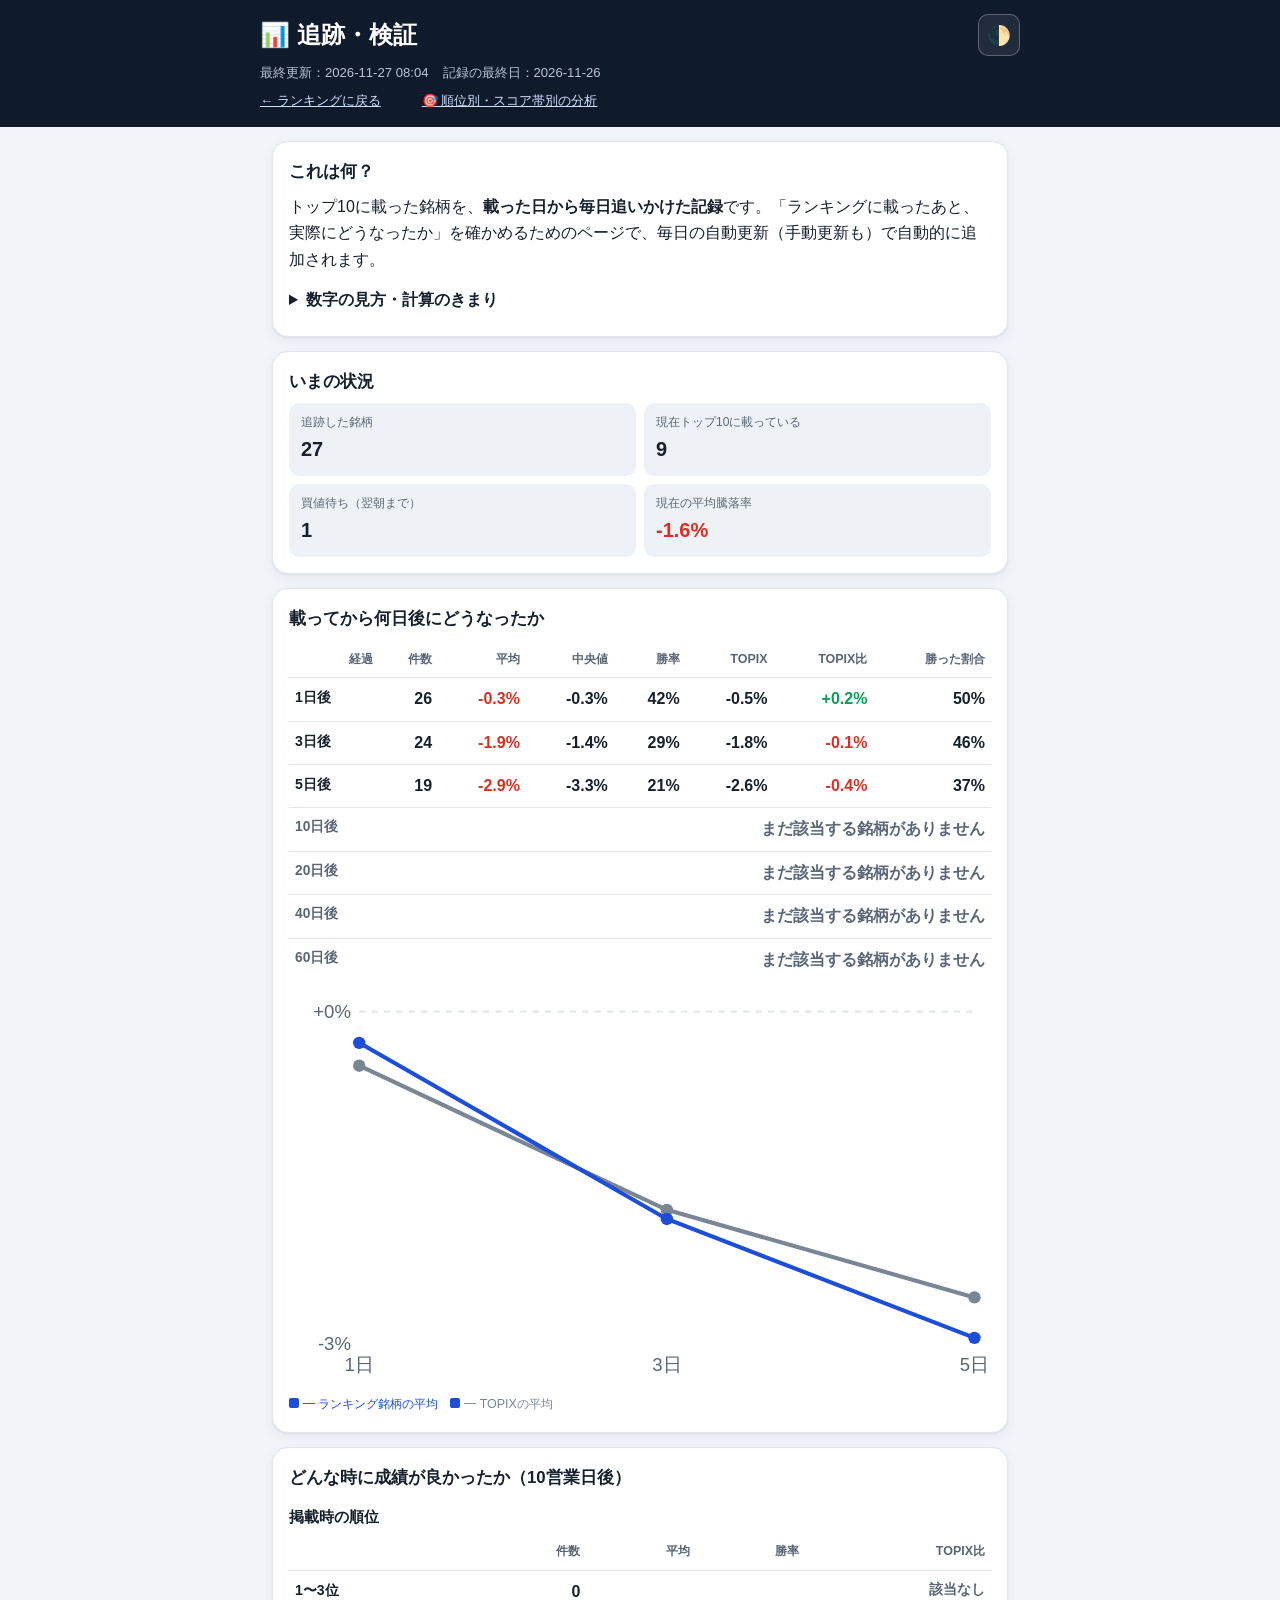
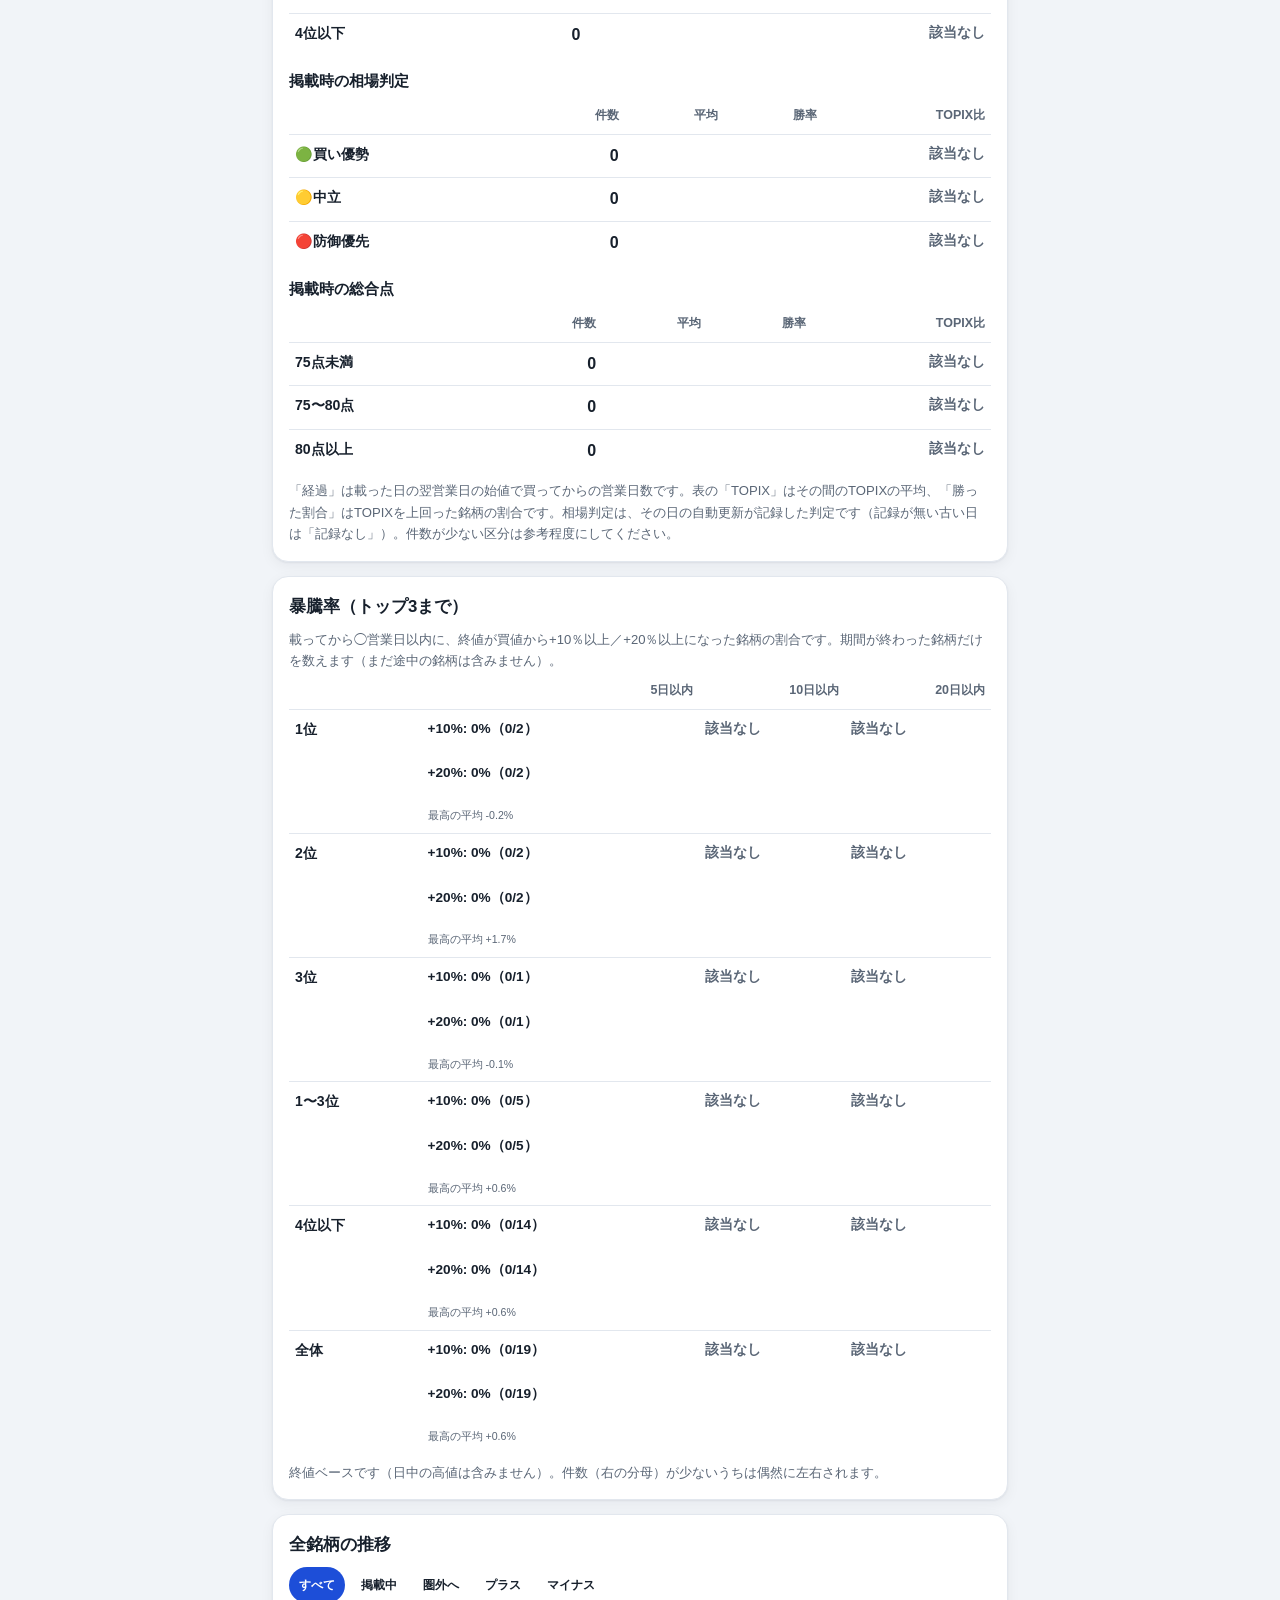
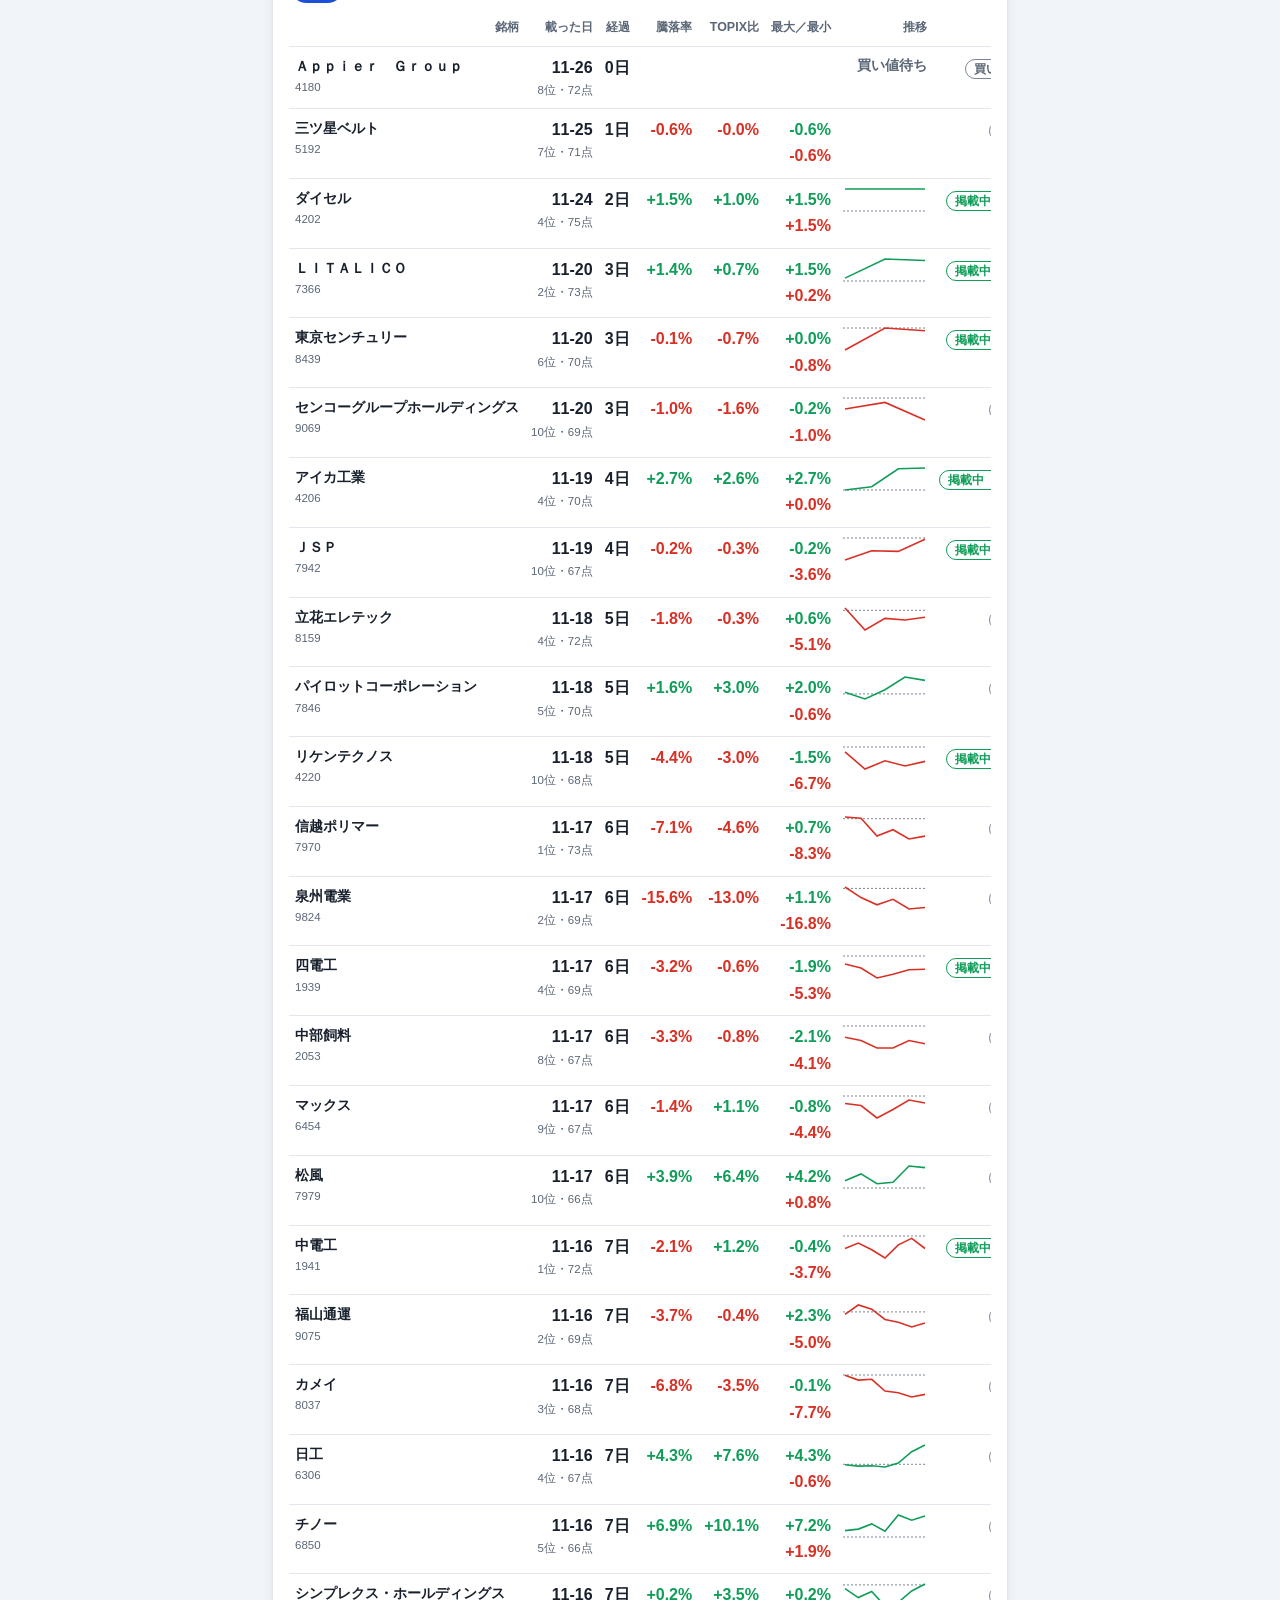
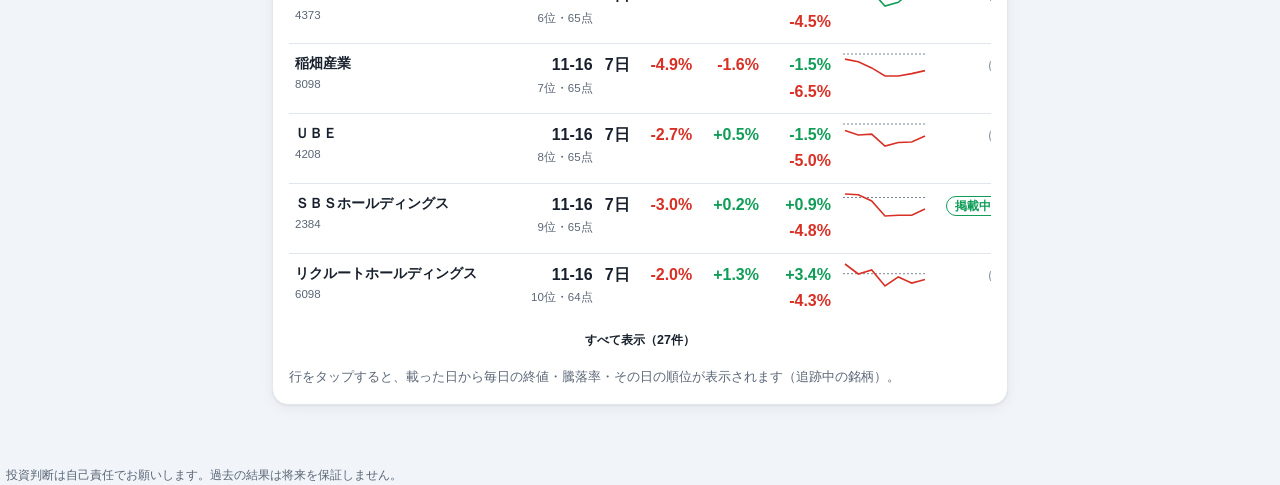
<file: docs/tracking.html>
<!doctype html>
<html lang="ja">
<head>
<meta charset="utf-8">
<meta name="viewport" content="width=device-width, initial-scale=1, viewport-fit=cover">
<meta name="color-scheme" content="light dark">
<meta name="theme-color" content="#0f1a2b">
<meta name="robots" content="noindex">
<title>追跡・検証｜本日の注目銘柄ランキング</title>
<link rel="stylesheet" href="style.css">
<script>
(function(){try{var t=localStorage.getItem('theme');if(t){document.documentElement.setAttribute('data-theme',t);}}catch(e){}})();
</script>
</head>
<body>
<header class="hero">
  <div class="hero-inner">
    <div class="hero-row">
      <h1>📊 追跡・検証</h1>
      <button id="themeBtn" class="icon-btn" type="button" aria-label="ライト／ダーク表示を切り替え">🌓</button>
    </div>
    <p class="meta"><span>最終更新：2026-11-27 08:04</span><span>記録の最終日：2026-11-26</span></p>
    <p class="meta"><a class="back" href="index.html">← ランキングに戻る</a>　<a class="back" href="analysis.html">🎯 順位別・スコア帯別の分析</a></p>
  </div>
</header>

<main class="wrap">
  
  

  <section class="card">
    <h2>これは何？</h2>
    <p>トップ10に載った銘柄を、<b>載った日から毎日追いかけた記録</b>です。「ランキングに載ったあと、実際にどうなったか」を確かめるためのページで、毎日の自動更新（手動更新も）で自動的に追加されます。</p>
    <details>
      <summary>数字の見方・計算のきまり</summary>
      <ul class="caveats">
        <li><b>買値</b>＝載った日の翌営業日の<b>始値</b>（朝にランキングを見て、寄り付きで買った想定）。<b>騰落率</b>＝その後の終値 ÷ 買値 − 1。</li>
        <li><b>TOPIX比</b>＝同じ期間のTOPIX（連動ETF）の騰落率との差。プラスなら、市場全体より良かったことになります。</li>
        <li>売買コスト・税金は含みません。株価は配当・分割で調整した値です。</li>
        <li>一度圏外に出て、10営業日より長く空いてから再び載った銘柄は、新しい掲載として数えます。</li>
        <li>追跡は60営業日までです。終わった銘柄は、主な日（1・3・5・10・20・40・60営業日後）の結果だけを残します。</li>
        <li><b>件数が少ないうちは、結果が偶然に左右されます。</b>目安として、各行の件数（n）が30以上になってから判断してください。</li>
        <li>全銘柄の毎日の数値は <a href="tracking_daily.csv">tracking_daily.csv</a>（Excelで開けます）で確認できます。</li>
      </ul>
    </details>
  </section>

  
  <section class="card">
    <h2>いまの状況</h2>
    <div class="tiles">
      <div class="tile"><span class="k">追跡した銘柄</span><b>27</b></div>
      <div class="tile"><span class="k">現在トップ10に載っている</span><b>9</b></div>
      <div class="tile"><span class="k">買値待ち（翌朝まで）</span><b>1</b></div>
      <div class="tile"><span class="k">現在の平均騰落率</span><b class="neg">-1.6%</b></div>
    </div>
  </section>

  <section class="card">
    <h2>載ってから何日後にどうなったか</h2>
    <div class="table-wrap"><table>
      <thead><tr><th>経過</th><th>件数</th><th>平均</th><th>中央値</th><th>勝率</th><th>TOPIX</th><th>TOPIX比</th><th>勝った割合</th></tr></thead>
      <tbody>
      
        <tr><th scope="row">1日後</th><td>26</td>
          <td class="neg">-0.3%</td><td>-0.3%</td><td>42%</td>
          <td>-0.5%</td>
          <td class="pos">+0.2%</td>
          <td>50%</td></tr>
        
      
        <tr><th scope="row">3日後</th><td>24</td>
          <td class="neg">-1.9%</td><td>-1.4%</td><td>29%</td>
          <td>-1.8%</td>
          <td class="neg">-0.1%</td>
          <td>46%</td></tr>
        
      
        <tr><th scope="row">5日後</th><td>19</td>
          <td class="neg">-2.9%</td><td>-3.3%</td><td>21%</td>
          <td>-2.6%</td>
          <td class="neg">-0.4%</td>
          <td>37%</td></tr>
        
      
        <tr class="none"><th scope="row">10日後</th><td colspan="7">まだ該当する銘柄がありません</td></tr>
      
        <tr class="none"><th scope="row">20日後</th><td colspan="7">まだ該当する銘柄がありません</td></tr>
      
        <tr class="none"><th scope="row">40日後</th><td colspan="7">まだ該当する銘柄がありません</td></tr>
      
        <tr class="none"><th scope="row">60日後</th><td colspan="7">まだ該当する銘柄がありません</td></tr>
      
      </tbody>
    </table></div>
    
    <div class="chartbox"><svg class="avgchart" viewBox="0 0 340 190" width="100%" role="img" aria-label="掲載後の平均推移"><line class="zero" x1="34" x2="332" y1="10.0" y2="10.0"/><text class="tick" x="30" y="13.0" text-anchor="end">+0%</text><text class="tick" x="30" y="173.8" text-anchor="end">-3%</text><text class="tick" x="34.0" y="184" text-anchor="middle">1日</text><text class="tick" x="183.0" y="184" text-anchor="middle">3日</text><text class="tick" x="332.0" y="184" text-anchor="middle">5日</text><polyline class="l-bench" fill="none" stroke-width="2" points="34.0,36.2 183.0,106.0 332.0,148.4"/><circle class="d-bench" r="3" cx="34.0" cy="36.2"/><circle class="d-bench" r="3" cx="183.0" cy="106.0"/><circle class="d-bench" r="3" cx="332.0" cy="148.4"/><polyline class="l-pick" fill="none" stroke-width="2" points="34.0,25.1 183.0,110.4 332.0,168.0"/><circle class="d-pick" r="3" cx="34.0" cy="25.1"/><circle class="d-pick" r="3" cx="183.0" cy="110.4"/><circle class="d-pick" r="3" cx="332.0" cy="168.0"/></svg>
      <p class="legend"><span class="lg pick">━ ランキング銘柄の平均</span><span class="lg bench">━ TOPIXの平均</span></p>
    </div>
    
  </section>

  <section class="card">
    <h2>どんな時に成績が良かったか（10営業日後）</h2>
    
    <h3>掲載時の順位</h3>
    <div class="table-wrap"><table>
      <thead><tr><th></th><th>件数</th><th>平均</th><th>勝率</th><th>TOPIX比</th></tr></thead>
      <tbody><tr><th scope="row">1〜3位</th><td>0</td>
        <td colspan="3" class="none">該当なし</td></tr><tr><th scope="row">4位以下</th><td>0</td>
        <td colspan="3" class="none">該当なし</td></tr></tbody>
    </table></div>
    
    <h3>掲載時の相場判定</h3>
    <div class="table-wrap"><table>
      <thead><tr><th></th><th>件数</th><th>平均</th><th>勝率</th><th>TOPIX比</th></tr></thead>
      <tbody><tr><th scope="row">🟢買い優勢</th><td>0</td>
        <td colspan="3" class="none">該当なし</td></tr><tr><th scope="row">🟡中立</th><td>0</td>
        <td colspan="3" class="none">該当なし</td></tr><tr><th scope="row">🔴防御優先</th><td>0</td>
        <td colspan="3" class="none">該当なし</td></tr></tbody>
    </table></div>
    
    <h3>掲載時の総合点</h3>
    <div class="table-wrap"><table>
      <thead><tr><th></th><th>件数</th><th>平均</th><th>勝率</th><th>TOPIX比</th></tr></thead>
      <tbody><tr><th scope="row">75点未満</th><td>0</td>
        <td colspan="3" class="none">該当なし</td></tr><tr><th scope="row">75〜80点</th><td>0</td>
        <td colspan="3" class="none">該当なし</td></tr><tr><th scope="row">80点以上</th><td>0</td>
        <td colspan="3" class="none">該当なし</td></tr></tbody>
    </table></div>
    
    <p class="hint">「経過」は載った日の翌営業日の始値で買ってからの営業日数です。表の「TOPIX」はその間のTOPIXの平均、「勝った割合」はTOPIXを上回った銘柄の割合です。相場判定は、その日の自動更新が記録した判定です（記録が無い古い日は「記録なし」）。件数が少ない区分は参考程度にしてください。</p>
  </section>

  <section class="card">
    <h2>暴騰率（トップ3まで）</h2>
    <p class="hint">載ってから◯営業日以内に、終値が買値から+10％以上／+20％以上になった銘柄の割合です。期間が終わった銘柄だけを数えます（まだ途中の銘柄は含みません）。</p>
    <div class="table-wrap"><table class="surge">
      <thead><tr><th></th><th>5日以内</th><th>10日以内</th><th>20日以内</th></tr></thead>
      <tbody><tr><th scope="row">1位</th>
        
        <td><span class="">+10%: <b>0%</b>（0/2）</span><br><span class="">+20%: <b>0%</b>（0/2）</span><br><small>最高の平均 -0.2%</small></td>
        
        <td><span class="none">該当なし</span></td>
        
        <td><span class="none">該当なし</span></td>
        </tr><tr><th scope="row">2位</th>
        
        <td><span class="">+10%: <b>0%</b>（0/2）</span><br><span class="">+20%: <b>0%</b>（0/2）</span><br><small>最高の平均 +1.7%</small></td>
        
        <td><span class="none">該当なし</span></td>
        
        <td><span class="none">該当なし</span></td>
        </tr><tr><th scope="row">3位</th>
        
        <td><span class="">+10%: <b>0%</b>（0/1）</span><br><span class="">+20%: <b>0%</b>（0/1）</span><br><small>最高の平均 -0.1%</small></td>
        
        <td><span class="none">該当なし</span></td>
        
        <td><span class="none">該当なし</span></td>
        </tr><tr><th scope="row">1〜3位</th>
        
        <td><span class="">+10%: <b>0%</b>（0/5）</span><br><span class="">+20%: <b>0%</b>（0/5）</span><br><small>最高の平均 +0.6%</small></td>
        
        <td><span class="none">該当なし</span></td>
        
        <td><span class="none">該当なし</span></td>
        </tr><tr><th scope="row">4位以下</th>
        
        <td><span class="">+10%: <b>0%</b>（0/14）</span><br><span class="">+20%: <b>0%</b>（0/14）</span><br><small>最高の平均 +0.6%</small></td>
        
        <td><span class="none">該当なし</span></td>
        
        <td><span class="none">該当なし</span></td>
        </tr><tr><th scope="row">全体</th>
        
        <td><span class="">+10%: <b>0%</b>（0/19）</span><br><span class="">+20%: <b>0%</b>（0/19）</span><br><small>最高の平均 +0.6%</small></td>
        
        <td><span class="none">該当なし</span></td>
        
        <td><span class="none">該当なし</span></td>
        </tr></tbody>
    </table></div>
    <p class="hint">終値ベースです（日中の高値は含みません）。件数（右の分母）が少ないうちは偶然に左右されます。</p>
  </section>

  <section class="card" id="list">
    <h2>全銘柄の推移</h2>
    <div class="chips" role="group" aria-label="絞り込み">
      <button type="button" class="chip on" data-f="all">すべて</button>
      <button type="button" class="chip" data-f="listed">掲載中</button>
      <button type="button" class="chip" data-f="out">圏外へ</button>
      <button type="button" class="chip" data-f="plus">プラス</button>
      <button type="button" class="chip" data-f="minus">マイナス</button>
    </div>
    <div class="table-wrap"><table class="trk" id="trkTable">
      <thead><tr><th>銘柄</th><th>載った日</th><th>経過</th><th>騰落率</th><th>TOPIX比</th><th>最大／最小</th><th>推移</th><th>状態</th></tr></thead>
      <tbody>
      
      <tr class="entry" data-key="4180@2026-11-26" data-status="買い値待ち" data-ret="" tabindex="0">
        <th scope="row">Ａｐｐｉｅｒ　Ｇｒｏｕｐ<small>4180</small></th>
        <td>11-26<small>8位・72点</small></td>
        <td>0日</td>
        <td colspan="4" class="none">買い値待ち</td>
        <td><span class="st st-off">買い値待ち</span></td>
      </tr>
      
      <tr class="entry" data-key="5192@2026-11-25" data-status="圏外へ" data-ret="-0.005931198102016588" tabindex="0">
        <th scope="row">三ツ星ベルト<small>5192</small></th>
        <td>11-25<small>7位・71点</small></td>
        <td>1日</td>
        
        <td class="neg"><b>-0.6%</b></td>
        <td class="neg">-0.0%</td>
        <td><span class="pos">-0.6%</span><br><span class="neg">-0.6%</span></td>
        <td></td>
        
        <td><span class="st st-off">圏外へ</span></td>
      </tr>
      
      <tr class="entry" data-key="4202@2026-11-24" data-status="掲載中" data-ret="0.015264586160108617" tabindex="0">
        <th scope="row">ダイセル<small>4202</small></th>
        <td>11-24<small>4位・75点</small></td>
        <td>2日</td>
        
        <td class="pos"><b>+1.5%</b></td>
        <td class="pos">+1.0%</td>
        <td><span class="pos">+1.5%</span><br><span class="neg">+1.5%</span></td>
        <td><svg class="spark up" viewBox="0 0 84 26" width="84" height="26" role="img" aria-label="掲載後の推移"><line x1="0" x2="84" y1="24.0" y2="24.0" class="z"/><polyline points="2.0,2.0 82.0,2.0" fill="none" stroke="currentColor" stroke-width="1.6"/></svg></td>
        
        <td><span class="st st-on">掲載中（2位）</span></td>
      </tr>
      
      <tr class="entry" data-key="7366@2026-11-20" data-status="掲載中" data-ret="0.013698630136986356" tabindex="0">
        <th scope="row">ＬＩＴＡＬＩＣＯ<small>7366</small></th>
        <td>11-20<small>2位・73点</small></td>
        <td>3日</td>
        
        <td class="pos"><b>+1.4%</b></td>
        <td class="pos">+0.7%</td>
        <td><span class="pos">+1.5%</span><br><span class="neg">+0.2%</span></td>
        <td><svg class="spark up" viewBox="0 0 84 26" width="84" height="26" role="img" aria-label="掲載後の推移"><line x1="0" x2="84" y1="24.0" y2="24.0" class="z"/><polyline points="2.0,21.1 42.0,2.0 82.0,3.5" fill="none" stroke="currentColor" stroke-width="1.6"/></svg></td>
        
        <td><span class="st st-on">掲載中（5位）</span></td>
      </tr>
      
      <tr class="entry" data-key="8439@2026-11-20" data-status="掲載中" data-ret="-0.0007814026176987676" tabindex="0">
        <th scope="row">東京センチュリー<small>8439</small></th>
        <td>11-20<small>6位・70点</small></td>
        <td>3日</td>
        
        <td class="neg"><b>-0.1%</b></td>
        <td class="neg">-0.7%</td>
        <td><span class="pos">+0.0%</span><br><span class="neg">-0.8%</span></td>
        <td><svg class="spark down" viewBox="0 0 84 26" width="84" height="26" role="img" aria-label="掲載後の推移"><line x1="0" x2="84" y1="2.0" y2="2.0" class="z"/><polyline points="2.0,24.0 42.0,2.0 82.0,4.8" fill="none" stroke="currentColor" stroke-width="1.6"/></svg></td>
        
        <td><span class="st st-on">掲載中（9位）</span></td>
      </tr>
      
      <tr class="entry" data-key="9069@2026-11-20" data-status="圏外へ" data-ret="-0.009677419354838679" tabindex="0">
        <th scope="row">センコーグループホールディングス<small>9069</small></th>
        <td>11-20<small>10位・69点</small></td>
        <td>3日</td>
        
        <td class="neg"><b>-1.0%</b></td>
        <td class="neg">-1.6%</td>
        <td><span class="pos">-0.2%</span><br><span class="neg">-1.0%</span></td>
        <td><svg class="spark down" viewBox="0 0 84 26" width="84" height="26" role="img" aria-label="掲載後の推移"><line x1="0" x2="84" y1="2.0" y2="2.0" class="z"/><polyline points="2.0,13.0 42.0,6.4 82.0,24.0" fill="none" stroke="currentColor" stroke-width="1.6"/></svg></td>
        
        <td><span class="st st-off">圏外へ</span></td>
      </tr>
      
      <tr class="entry" data-key="4206@2026-11-19" data-status="掲載中" data-ret="0.027272727272727337" tabindex="0">
        <th scope="row">アイカ工業<small>4206</small></th>
        <td>11-19<small>4位・70点</small></td>
        <td>4日</td>
        
        <td class="pos"><b>+2.7%</b></td>
        <td class="pos">+2.6%</td>
        <td><span class="pos">+2.7%</span><br><span class="neg">+0.0%</span></td>
        <td><svg class="spark up" viewBox="0 0 84 26" width="84" height="26" role="img" aria-label="掲載後の推移"><line x1="0" x2="84" y1="24.0" y2="24.0" class="z"/><polyline points="2.0,24.0 28.7,20.7 55.3,2.8 82.0,2.0" fill="none" stroke="currentColor" stroke-width="1.6"/></svg></td>
        
        <td><span class="st st-on">掲載中（10位）</span></td>
      </tr>
      
      <tr class="entry" data-key="7942@2026-11-19" data-status="掲載中" data-ret="-0.0016700066800267033" tabindex="0">
        <th scope="row">ＪＳＰ<small>7942</small></th>
        <td>11-19<small>10位・67点</small></td>
        <td>4日</td>
        
        <td class="neg"><b>-0.2%</b></td>
        <td class="neg">-0.3%</td>
        <td><span class="pos">-0.2%</span><br><span class="neg">-3.6%</span></td>
        <td><svg class="spark down" viewBox="0 0 84 26" width="84" height="26" role="img" aria-label="掲載後の推移"><line x1="0" x2="84" y1="2.0" y2="2.0" class="z"/><polyline points="2.0,24.0 28.7,14.8 55.3,15.4 82.0,3.2" fill="none" stroke="currentColor" stroke-width="1.6"/></svg></td>
        
        <td><span class="st st-on">掲載中（4位）</span></td>
      </tr>
      
      <tr class="entry" data-key="8159@2026-11-18" data-status="圏外へ" data-ret="-0.01773049645390068" tabindex="0">
        <th scope="row">立花エレテック<small>8159</small></th>
        <td>11-18<small>4位・72点</small></td>
        <td>5日</td>
        
        <td class="neg"><b>-1.8%</b></td>
        <td class="neg">-0.3%</td>
        <td><span class="pos">+0.6%</span><br><span class="neg">-5.1%</span></td>
        <td><svg class="spark down" viewBox="0 0 84 26" width="84" height="26" role="img" aria-label="掲載後の推移"><line x1="0" x2="84" y1="4.3" y2="4.3" class="z"/><polyline points="2.0,2.0 22.0,24.0 42.0,12.4 62.0,14.0 82.0,11.3" fill="none" stroke="currentColor" stroke-width="1.6"/></svg></td>
        
        <td><span class="st st-off">圏外へ</span></td>
      </tr>
      
      <tr class="entry" data-key="7846@2026-11-18" data-status="圏外へ" data-ret="0.015813953488372112" tabindex="0">
        <th scope="row">パイロットコーポレーション<small>7846</small></th>
        <td>11-18<small>5位・70点</small></td>
        <td>5日</td>
        
        <td class="pos"><b>+1.6%</b></td>
        <td class="pos">+3.0%</td>
        <td><span class="pos">+2.0%</span><br><span class="neg">-0.6%</span></td>
        <td><svg class="spark up" viewBox="0 0 84 26" width="84" height="26" role="img" aria-label="掲載後の推移"><line x1="0" x2="84" y1="18.9" y2="18.9" class="z"/><polyline points="2.0,17.2 22.0,24.0 42.0,14.7 62.0,2.0 82.0,5.4" fill="none" stroke="currentColor" stroke-width="1.6"/></svg></td>
        
        <td><span class="st st-off">圏外へ</span></td>
      </tr>
      
      <tr class="entry" data-key="4220@2026-11-18" data-status="掲載中" data-ret="-0.04437273093989513" tabindex="0">
        <th scope="row">リケンテクノス<small>4220</small></th>
        <td>11-18<small>10位・68点</small></td>
        <td>5日</td>
        
        <td class="neg"><b>-4.4%</b></td>
        <td class="neg">-3.0%</td>
        <td><span class="pos">-1.5%</span><br><span class="neg">-6.7%</span></td>
        <td><svg class="spark down" viewBox="0 0 84 26" width="84" height="26" role="img" aria-label="掲載後の推移"><line x1="0" x2="84" y1="2.0" y2="2.0" class="z"/><polyline points="2.0,6.9 22.0,24.0 42.0,15.8 62.0,21.0 82.0,16.4" fill="none" stroke="currentColor" stroke-width="1.6"/></svg></td>
        
        <td><span class="st st-on">掲載中（7位）</span></td>
      </tr>
      
      <tr class="entry" data-key="7970@2026-11-17" data-status="圏外へ" data-ret="-0.07095158597662776" tabindex="0">
        <th scope="row">信越ポリマー<small>7970</small></th>
        <td>11-17<small>1位・73点</small></td>
        <td>6日</td>
        
        <td class="neg"><b>-7.1%</b></td>
        <td class="neg">-4.6%</td>
        <td><span class="pos">+0.7%</span><br><span class="neg">-8.3%</span></td>
        <td><svg class="spark down" viewBox="0 0 84 26" width="84" height="26" role="img" aria-label="掲載後の推移"><line x1="0" x2="84" y1="3.7" y2="3.7" class="z"/><polyline points="2.0,2.0 18.0,3.2 34.0,21.1 50.0,14.7 66.0,24.0 82.0,21.1" fill="none" stroke="currentColor" stroke-width="1.6"/></svg></td>
        
        <td><span class="st st-off">圏外へ</span></td>
      </tr>
      
      <tr class="entry" data-key="9824@2026-11-17" data-status="圏外へ" data-ret="-0.15579227696404796" tabindex="0">
        <th scope="row">泉州電業<small>9824</small></th>
        <td>11-17<small>2位・69点</small></td>
        <td>6日</td>
        
        <td class="neg"><b>-15.6%</b></td>
        <td class="neg">-13.0%</td>
        <td><span class="pos">+1.1%</span><br><span class="neg">-16.8%</span></td>
        <td><svg class="spark down" viewBox="0 0 84 26" width="84" height="26" role="img" aria-label="掲載後の推移"><line x1="0" x2="84" y1="3.4" y2="3.4" class="z"/><polyline points="2.0,2.0 18.0,12.6 34.0,19.8 50.0,14.3 66.0,24.0 82.0,22.5" fill="none" stroke="currentColor" stroke-width="1.6"/></svg></td>
        
        <td><span class="st st-off">圏外へ</span></td>
      </tr>
      
      <tr class="entry" data-key="1939@2026-11-17" data-status="掲載中" data-ret="-0.031839128613322165" tabindex="0">
        <th scope="row">四電工<small>1939</small></th>
        <td>11-17<small>4位・69点</small></td>
        <td>6日</td>
        
        <td class="neg"><b>-3.2%</b></td>
        <td class="neg">-0.6%</td>
        <td><span class="pos">-1.9%</span><br><span class="neg">-5.3%</span></td>
        <td><svg class="spark down" viewBox="0 0 84 26" width="84" height="26" role="img" aria-label="掲載後の推移"><line x1="0" x2="84" y1="2.0" y2="2.0" class="z"/><polyline points="2.0,9.9 18.0,14.0 34.0,24.0 50.0,20.3 66.0,15.7 82.0,15.3" fill="none" stroke="currentColor" stroke-width="1.6"/></svg></td>
        
        <td><span class="st st-on">掲載中（1位）</span></td>
      </tr>
      
      <tr class="entry" data-key="2053@2026-11-17" data-status="圏外へ" data-ret="-0.033004926108374355" tabindex="0">
        <th scope="row">中部飼料<small>2053</small></th>
        <td>11-17<small>8位・67点</small></td>
        <td>6日</td>
        
        <td class="neg"><b>-3.3%</b></td>
        <td class="neg">-0.8%</td>
        <td><span class="pos">-2.1%</span><br><span class="neg">-4.1%</span></td>
        <td><svg class="spark down" viewBox="0 0 84 26" width="84" height="26" role="img" aria-label="掲載後の推移"><line x1="0" x2="84" y1="2.0" y2="2.0" class="z"/><polyline points="2.0,13.3 18.0,16.5 34.0,24.0 50.0,24.0 66.0,16.5 82.0,19.7" fill="none" stroke="currentColor" stroke-width="1.6"/></svg></td>
        
        <td><span class="st st-off">圏外へ</span></td>
      </tr>
      
      <tr class="entry" data-key="6454@2026-11-17" data-status="圏外へ" data-ret="-0.01416893732970026" tabindex="0">
        <th scope="row">マックス<small>6454</small></th>
        <td>11-17<small>9位・67点</small></td>
        <td>6日</td>
        
        <td class="neg"><b>-1.4%</b></td>
        <td class="pos">+1.1%</td>
        <td><span class="pos">-0.8%</span><br><span class="neg">-4.4%</span></td>
        <td><svg class="spark down" viewBox="0 0 84 26" width="84" height="26" role="img" aria-label="掲載後の推移"><line x1="0" x2="84" y1="2.0" y2="2.0" class="z"/><polyline points="2.0,9.5 18.0,11.5 34.0,24.0 50.0,15.5 66.0,6.0 82.0,9.0" fill="none" stroke="currentColor" stroke-width="1.6"/></svg></td>
        
        <td><span class="st st-off">圏外へ</span></td>
      </tr>
      
      <tr class="entry" data-key="7979@2026-11-17" data-status="圏外へ" data-ret="0.03883928571428563" tabindex="0">
        <th scope="row">松風<small>7979</small></th>
        <td>11-17<small>10位・66点</small></td>
        <td>6日</td>
        
        <td class="pos"><b>+3.9%</b></td>
        <td class="pos">+6.4%</td>
        <td><span class="pos">+4.2%</span><br><span class="neg">+0.8%</span></td>
        <td><svg class="spark up" viewBox="0 0 84 26" width="84" height="26" role="img" aria-label="掲載後の推移"><line x1="0" x2="84" y1="24.0" y2="24.0" class="z"/><polyline points="2.0,16.7 18.0,9.9 34.0,19.8 50.0,18.2 66.0,2.0 82.0,3.6" fill="none" stroke="currentColor" stroke-width="1.6"/></svg></td>
        
        <td><span class="st st-off">圏外へ</span></td>
      </tr>
      
      <tr class="entry" data-key="1941@2026-11-16" data-status="掲載中" data-ret="-0.021194605009633882" tabindex="0">
        <th scope="row">中電工<small>1941</small></th>
        <td>11-16<small>1位・72点</small></td>
        <td>7日</td>
        
        <td class="neg"><b>-2.1%</b></td>
        <td class="pos">+1.2%</td>
        <td><span class="pos">-0.4%</span><br><span class="neg">-3.7%</span></td>
        <td><svg class="spark down" viewBox="0 0 84 26" width="84" height="26" role="img" aria-label="掲載後の推移"><line x1="0" x2="84" y1="2.0" y2="2.0" class="z"/><polyline points="2.0,14.5 15.3,9.1 28.7,15.7 42.0,24.0 55.3,10.9 68.7,4.4 82.0,14.5" fill="none" stroke="currentColor" stroke-width="1.6"/></svg></td>
        
        <td><span class="st st-on">掲載中（3位）</span></td>
      </tr>
      
      <tr class="entry" data-key="9075@2026-11-16" data-status="圏外へ" data-ret="-0.03732503888024885" tabindex="0">
        <th scope="row">福山通運<small>9075</small></th>
        <td>11-16<small>2位・69点</small></td>
        <td>7日</td>
        
        <td class="neg"><b>-3.7%</b></td>
        <td class="neg">-0.4%</td>
        <td><span class="pos">+2.3%</span><br><span class="neg">-5.0%</span></td>
        <td><svg class="spark down" viewBox="0 0 84 26" width="84" height="26" role="img" aria-label="掲載後の推移"><line x1="0" x2="84" y1="8.9" y2="8.9" class="z"/><polyline points="2.0,11.3 15.3,2.0 28.7,6.2 42.0,16.5 55.3,19.2 68.7,24.0 82.0,20.1" fill="none" stroke="currentColor" stroke-width="1.6"/></svg></td>
        
        <td><span class="st st-off">圏外へ</span></td>
      </tr>
      
      <tr class="entry" data-key="8037@2026-11-16" data-status="圏外へ" data-ret="-0.0677789363920751" tabindex="0">
        <th scope="row">カメイ<small>8037</small></th>
        <td>11-16<small>3位・68点</small></td>
        <td>7日</td>
        
        <td class="neg"><b>-6.8%</b></td>
        <td class="neg">-3.5%</td>
        <td><span class="pos">-0.1%</span><br><span class="neg">-7.7%</span></td>
        <td><svg class="spark down" viewBox="0 0 84 26" width="84" height="26" role="img" aria-label="掲載後の推移"><line x1="0" x2="84" y1="2.0" y2="2.0" class="z"/><polyline points="2.0,2.3 15.3,7.1 28.7,6.3 42.0,18.0 55.3,19.7 68.7,24.0 82.0,21.4" fill="none" stroke="currentColor" stroke-width="1.6"/></svg></td>
        
        <td><span class="st st-off">圏外へ</span></td>
      </tr>
      
      <tr class="entry" data-key="6306@2026-11-16" data-status="圏外へ" data-ret="0.04279749478079342" tabindex="0">
        <th scope="row">日工<small>6306</small></th>
        <td>11-16<small>4位・67点</small></td>
        <td>7日</td>
        
        <td class="pos"><b>+4.3%</b></td>
        <td class="pos">+7.6%</td>
        <td><span class="pos">+4.3%</span><br><span class="neg">-0.6%</span></td>
        <td><svg class="spark up" viewBox="0 0 84 26" width="84" height="26" role="img" aria-label="掲載後の推移"><line x1="0" x2="84" y1="21.3" y2="21.3" class="z"/><polyline points="2.0,21.8 15.3,23.1 28.7,22.7 42.0,24.0 55.3,20.0 68.7,8.7 82.0,2.0" fill="none" stroke="currentColor" stroke-width="1.6"/></svg></td>
        
        <td><span class="st st-off">圏外へ</span></td>
      </tr>
      
      <tr class="entry" data-key="6850@2026-11-16" data-status="圏外へ" data-ret="0.06860465116279069" tabindex="0">
        <th scope="row">チノー<small>6850</small></th>
        <td>11-16<small>5位・66点</small></td>
        <td>7日</td>
        
        <td class="pos"><b>+6.9%</b></td>
        <td class="pos">+10.1%</td>
        <td><span class="pos">+7.2%</span><br><span class="neg">+1.9%</span></td>
        <td><svg class="spark up" viewBox="0 0 84 26" width="84" height="26" role="img" aria-label="掲載後の推移"><line x1="0" x2="84" y1="24.0" y2="24.0" class="z"/><polyline points="2.0,17.6 15.3,16.1 28.7,10.9 42.0,18.2 55.3,2.0 68.7,7.2 82.0,2.9" fill="none" stroke="currentColor" stroke-width="1.6"/></svg></td>
        
        <td><span class="st st-off">圏外へ</span></td>
      </tr>
      
      <tr class="entry" data-key="4373@2026-11-16" data-status="圏外へ" data-ret="0.0016891891891892552" tabindex="0">
        <th scope="row">シンプレクス・ホールディングス<small>4373</small></th>
        <td>11-16<small>6位・65点</small></td>
        <td>7日</td>
        
        <td class="pos"><b>+0.2%</b></td>
        <td class="pos">+3.5%</td>
        <td><span class="pos">+0.2%</span><br><span class="neg">-4.5%</span></td>
        <td><svg class="spark up" viewBox="0 0 84 26" width="84" height="26" role="img" aria-label="掲載後の推移"><line x1="0" x2="84" y1="2.9" y2="2.9" class="z"/><polyline points="2.0,6.7 15.3,15.6 28.7,9.5 42.0,24.0 55.3,20.3 68.7,9.0 82.0,2.0" fill="none" stroke="currentColor" stroke-width="1.6"/></svg></td>
        
        <td><span class="st st-off">圏外へ</span></td>
      </tr>
      
      <tr class="entry" data-key="8098@2026-11-16" data-status="圏外へ" data-ret="-0.04861111111111116" tabindex="0">
        <th scope="row">稲畑産業<small>8098</small></th>
        <td>11-16<small>7位・65点</small></td>
        <td>7日</td>
        
        <td class="neg"><b>-4.9%</b></td>
        <td class="neg">-1.6%</td>
        <td><span class="pos">-1.5%</span><br><span class="neg">-6.5%</span></td>
        <td><svg class="spark down" viewBox="0 0 84 26" width="84" height="26" role="img" aria-label="掲載後の推移"><line x1="0" x2="84" y1="2.0" y2="2.0" class="z"/><polyline points="2.0,7.1 15.3,9.8 28.7,15.9 42.0,24.0 55.3,24.0 68.7,21.6 82.0,18.6" fill="none" stroke="currentColor" stroke-width="1.6"/></svg></td>
        
        <td><span class="st st-off">圏外へ</span></td>
      </tr>
      
      <tr class="entry" data-key="4208@2026-11-16" data-status="圏外へ" data-ret="-0.027405602923264327" tabindex="0">
        <th scope="row">ＵＢＥ<small>4208</small></th>
        <td>11-16<small>8位・65点</small></td>
        <td>7日</td>
        
        <td class="neg"><b>-2.7%</b></td>
        <td class="pos">+0.5%</td>
        <td><span class="pos">-1.5%</span><br><span class="neg">-5.0%</span></td>
        <td><svg class="spark down" viewBox="0 0 84 26" width="84" height="26" role="img" aria-label="掲載後の推移"><line x1="0" x2="84" y1="2.0" y2="2.0" class="z"/><polyline points="2.0,8.6 15.3,13.0 28.7,12.1 42.0,24.0 55.3,20.5 68.7,20.0 82.0,13.9" fill="none" stroke="currentColor" stroke-width="1.6"/></svg></td>
        
        <td><span class="st st-off">圏外へ</span></td>
      </tr>
      
      <tr class="entry" data-key="2384@2026-11-16" data-status="掲載中" data-ret="-0.03035714285714286" tabindex="0">
        <th scope="row">ＳＢＳホールディングス<small>2384</small></th>
        <td>11-16<small>9位・65点</small></td>
        <td>7日</td>
        
        <td class="neg"><b>-3.0%</b></td>
        <td class="pos">+0.2%</td>
        <td><span class="pos">+0.9%</span><br><span class="neg">-4.8%</span></td>
        <td><svg class="spark down" viewBox="0 0 84 26" width="84" height="26" role="img" aria-label="掲載後の推移"><line x1="0" x2="84" y1="5.5" y2="5.5" class="z"/><polyline points="2.0,2.0 15.3,2.8 28.7,8.9 42.0,24.0 55.3,23.2 68.7,23.2 82.0,17.1" fill="none" stroke="currentColor" stroke-width="1.6"/></svg></td>
        
        <td><span class="st st-on">掲載中（6位）</span></td>
      </tr>
      
      <tr class="entry" data-key="6098@2026-11-16" data-status="圏外へ" data-ret="-0.01989201477692526" tabindex="0">
        <th scope="row">リクルートホールディングス<small>6098</small></th>
        <td>11-16<small>10位・64点</small></td>
        <td>7日</td>
        
        <td class="neg"><b>-2.0%</b></td>
        <td class="pos">+1.3%</td>
        <td><span class="pos">+3.4%</span><br><span class="neg">-4.3%</span></td>
        <td><svg class="spark down" viewBox="0 0 84 26" width="84" height="26" role="img" aria-label="掲載後の推移"><line x1="0" x2="84" y1="11.7" y2="11.7" class="z"/><polyline points="2.0,2.0 15.3,12.0 28.7,8.0 42.0,24.0 55.3,14.9 68.7,21.1 82.0,17.4" fill="none" stroke="currentColor" stroke-width="1.6"/></svg></td>
        
        <td><span class="st st-off">圏外へ</span></td>
      </tr>
      
      </tbody>
    </table></div>
    <p class="center"><button type="button" class="chip" id="moreBtn" hidden></button></p>
    <p class="hint">行をタップすると、載った日から毎日の終値・騰落率・その日の順位が表示されます（追跡中の銘柄）。</p>
  </section>
  
</main>
<footer class="foot"><p>投資判断は自己責任でお願いします。過去の結果は将来を保証しません。</p></footer>
<script>
var btn=document.getElementById('themeBtn');
function isDark(){var t=document.documentElement.getAttribute('data-theme');if(t)return t==='dark';return window.matchMedia&&matchMedia('(prefers-color-scheme: dark)').matches;}
btn.addEventListener('click',function(){var n=isDark()?'light':'dark';document.documentElement.setAttribute('data-theme',n);try{localStorage.setItem('theme',n);}catch(e){}});
</script>
<script src="tracking.js" defer></script>
</body>
</html>
</file>
<file: docs/style.css>
/* ============ 色の定義（ここを変えると全体の色が変わります）============ */
:root {
  --bg: #f1f4f8; --card: #ffffff; --text: #17202c; --sub: #5a6676; --line: #e2e7ee;
  --green: #0f9d58; --green-bg: #e4f6ec;
  --yellow: #b8860b; --yellow-bg: #fff4cf;
  --red: #d93025; --red-bg: #fdeceb;
  --gray: #7a8696; --gray-bg: #eef1f5;
  --accent: #1d4ed8;
  --gold: #f2b01e; --silver: #9aa5b4; --bronze: #c9803f;
  --shadow: 0 1px 2px rgba(15, 26, 43, .06), 0 4px 14px rgba(15, 26, 43, .05);
  --ma25: #e07b00; --ma75: #7c4dff;
}
:root[data-theme="dark"] {
  --bg: #0d131c; --card: #151d29; --text: #e7edf5; --sub: #9aa7b8; --line: #263143;
  --green: #3ddc84; --green-bg: #12301f;
  --yellow: #ffd54a; --yellow-bg: #3a3112;
  --red: #ff6b60; --red-bg: #3a1a18;
  --gray: #8e9bad; --gray-bg: #1e2836;
  --accent: #7aa2ff; --shadow: none;
  --ma25: #ffb347; --ma75: #b39dff;
}
@media (prefers-color-scheme: dark) {
  :root:not([data-theme="light"]) {
    --bg: #0d131c; --card: #151d29; --text: #e7edf5; --sub: #9aa7b8; --line: #263143;
    --green: #3ddc84; --green-bg: #12301f;
    --yellow: #ffd54a; --yellow-bg: #3a3112;
    --red: #ff6b60; --red-bg: #3a1a18;
    --gray: #8e9bad; --gray-bg: #1e2836;
    --accent: #7aa2ff; --shadow: none;
    --ma25: #ffb347; --ma75: #b39dff;
  }
}

* { box-sizing: border-box; }
html { -webkit-text-size-adjust: 100%; }
body {
  margin: 0; background: var(--bg); color: var(--text);
  font-family: -apple-system, BlinkMacSystemFont, "Hiragino Sans", "Noto Sans JP", "Yu Gothic", Meiryo, sans-serif;
  font-size: 16px; line-height: 1.65;
  padding-bottom: env(safe-area-inset-bottom);
}
a { color: var(--accent); }
h1, h2, h3, h4, p, ul, ol, dl { margin: 0; }
ul, ol { padding: 0; list-style: none; }
small { font-size: .78em; color: var(--sub); font-weight: 400; }

/* ============ ヘッダー ============ */
.hero { background: #0f1a2b; color: #fff; padding: calc(14px + env(safe-area-inset-top)) 16px 16px; }
.hero-inner { max-width: 760px; margin: 0 auto; }
.hero-row { display: flex; align-items: center; justify-content: space-between; gap: 10px; }
.hero h1 { font-size: 1.3rem; line-height: 1.35; }
.meta { margin-top: 6px; font-size: .82rem; color: #b9c6d8; display: flex; flex-wrap: wrap; gap: 4px 14px; }
.icon-btn { border: 1px solid #ffffff44; background: #ffffff14; color: #fff; border-radius: 10px;
  width: 42px; height: 42px; font-size: 1.2rem; cursor: pointer; flex: none; }

.wrap { max-width: 760px; margin: 0 auto; padding: 14px 12px 40px; }
.section-title { font-size: 1.2rem; margin: 22px 4px 4px; }
.lead { font-size: .9rem; color: var(--sub); margin: 0 4px 12px; }

/* ============ 共通カード ============ */
.card { background: var(--card); border: 1px solid var(--line); border-radius: 16px;
  padding: 16px; margin-bottom: 14px; box-shadow: var(--shadow); }
.card > h2 { font-size: 1.05rem; margin-bottom: 8px; }
.hint { font-size: .82rem; color: var(--sub); margin-top: 8px; }

.banner { border-radius: 12px; padding: 10px 14px; margin-bottom: 12px; font-size: .9rem; }
.banner.warn { background: var(--yellow-bg); color: var(--text); border: 1px solid var(--yellow); }
.banner.danger { background: var(--red-bg); color: var(--text); border: 1px solid var(--red); }

/* ============ ピル（強気判定） ============ */
.pill { display: inline-block; padding: 3px 12px; border-radius: 999px; font-weight: 700; font-size: .85rem;
  white-space: nowrap; flex: none; }
.pill.bull { background: var(--green-bg); color: var(--green); border: 1px solid var(--green); }
.pill.mild { background: var(--yellow-bg); color: var(--yellow); border: 1px solid var(--yellow); }
.pill.neutral { background: var(--gray-bg); color: var(--gray); border: 1px solid var(--gray); }
.pill.bear { background: var(--red-bg); color: var(--red); border: 1px solid var(--red); }

/* ============ 市場 ============ */
.market { border-left: 6px solid var(--gray); }
.market.regime-good { border-left-color: var(--green); }
.market.regime-neutral { border-left-color: var(--yellow); }
.market.regime-bad { border-left-color: var(--red); }
.market-head { display: flex; align-items: center; justify-content: space-between; margin-bottom: 6px; }
.market-head h2 { font-size: 1.05rem; }

/* ============ 銘柄カード ============ */
.stock { padding: 14px; }
.stock.top { border-width: 2px; }
.stock.top1 { border-color: var(--gold); box-shadow: 0 0 0 3px color-mix(in srgb, var(--gold) 22%, transparent), var(--shadow); }
.stock.top2 { border-color: var(--silver); }
.stock.top3 { border-color: var(--bronze); }

.stock-head { display: flex; align-items: center; gap: 10px; }
.rank { width: 38px; height: 38px; border-radius: 50%; background: var(--gray-bg); color: var(--sub);
  display: grid; place-items: center; font-weight: 800; font-size: 1.05rem; flex: none; }
.rank.r1 { background: var(--gold); color: #3b2a00; width: 46px; height: 46px; font-size: 1.3rem; }
.rank.r2 { background: var(--silver); color: #fff; width: 42px; height: 42px; font-size: 1.2rem; }
.rank.r3 { background: var(--bronze); color: #fff; width: 42px; height: 42px; font-size: 1.2rem; }
.ident { flex: 1; min-width: 0; }
.ident h3 { font-size: 1.08rem; line-height: 1.3; overflow-wrap: anywhere; }
.stock.top1 .ident h3 { font-size: 1.2rem; }
.sub { font-size: .8rem; color: var(--sub); }

.kpis { display: grid; grid-template-columns: 1fr 1fr; gap: 10px; margin: 12px 0 8px; }
.kpi { background: var(--gray-bg); border-radius: 12px; padding: 10px 12px; display: flex; flex-direction: column; gap: 2px; }
.kpi .k { font-size: .74rem; color: var(--sub); }
.kpi .v { font-size: 1.3rem; font-weight: 800; line-height: 1.2; }
.kpi .v.big { font-size: 1.9rem; }
.kpi .v small { font-size: .8rem; }
.chg { font-size: .82rem; font-weight: 700; }
.chg.up { color: var(--green); }
.chg.down { color: var(--red); }
.bar { display: block; height: 8px; border-radius: 99px; background: var(--line); overflow: hidden; margin-top: 4px; }
.bar i { display: block; height: 100%; border-radius: 99px; background: var(--gray); }
.bar i.bull { background: var(--green); }
.bar i.mild { background: var(--yellow); }
.note { font-size: .78rem; color: var(--sub); margin-bottom: 6px; }

.chips-unused { display: flex; flex-wrap: wrap; gap: 6px; margin: 8px 0 12px; }
.chips li { font-size: .78rem; padding: 2px 9px; border-radius: 8px; background: var(--gray-bg); color: var(--sub); font-weight: 600; }
.chips li.full { background: var(--green-bg); color: var(--green); }
.chips li.part { background: var(--yellow-bg); color: var(--yellow); }
.chips li small { color: inherit; opacity: .7; }

.block { border-radius: 12px; padding: 11px 13px; margin-bottom: 10px; }
.block h4 { font-size: .86rem; margin-bottom: 4px; }
.block.why { background: var(--green-bg); }
.block.why h4 { color: var(--green); }
.reasons li { padding: 1px 0; font-weight: 600; font-size: .95rem; }
.indicators { margin-top: 6px; font-size: .8rem; color: var(--sub); }
.block.easy { background: var(--gray-bg); }
.block.easy p { font-size: .95rem; }
.block.risk { background: var(--red-bg); }
.block.risk h4 { color: var(--red); }
.block.risk li { font-size: .92rem; padding-left: 1em; text-indent: -1em; }
.block.risk li::before { content: "・"; }
.stop { margin-top: 6px; font-size: .84rem; border-top: 1px dashed var(--red); padding-top: 6px; }

/* ============ チャート ============ */
.chart { margin-top: 4px; }
.candle { width: 100%; height: auto; display: block; background: var(--gray-bg); border-radius: 12px; }
.candle line.up, .candle rect.up { stroke: var(--green); fill: var(--green); }
.candle line.dn, .candle rect.dn { stroke: var(--red); fill: var(--red); }
.candle rect.vol { opacity: .35; stroke: none; }
.candle polyline { fill: none; stroke-width: 1.4; stroke-linejoin: round; }
.candle polyline.ma25 { stroke: var(--ma25); }
.candle polyline.ma75 { stroke: var(--ma75); stroke-dasharray: 4 2; }
.legend { font-size: .72rem; color: var(--sub); margin: 4px 2px 8px; display: flex; flex-wrap: wrap; gap: 2px 10px; }
.legend span::before { content: "■ "; }
.l-up::before { color: var(--green); } .l-dn::before { color: var(--red); }
.l-ma25::before { color: var(--ma25); } .l-ma75::before { color: var(--ma75); }
.btn { width: 100%; padding: 11px; border-radius: 12px; border: 1px solid var(--accent); background: transparent;
  color: var(--accent); font-weight: 700; font-size: .95rem; cursor: pointer; }
.tv { margin-top: 10px; }
.tv-box { height: 420px; border-radius: 12px; overflow: hidden; background: var(--gray-bg); }
.tv-link { display: inline-block; margin-top: 6px; font-size: .85rem; }
.tags { margin-top: 10px; display: flex; flex-wrap: wrap; gap: 6px; }
.tag { font-size: .76rem; background: var(--gray-bg); color: var(--sub); padding: 2px 9px; border-radius: 99px; }

/* ============ ランキング表・検証 ============ */
.rank-list li { display: flex; align-items: center; gap: 10px; padding: 9px 0; border-top: 1px solid var(--line); }
.rank-list li:first-child { border-top: 0; }
.rank-list .n { width: 26px; height: 26px; border-radius: 50%; background: var(--gray-bg); display: grid; place-items: center;
  font-weight: 800; font-size: .82rem; flex: none; }
.rank-list .grow { flex: 1; min-width: 0; display: flex; flex-direction: column; }
.rank-list .grow small { overflow: hidden; text-overflow: ellipsis; white-space: nowrap; }
.rank-list .num { text-align: right; font-weight: 800; font-size: 1.2rem; line-height: 1.2; display: flex; flex-direction: column; }

.headline { font-weight: 700; margin-bottom: 10px; }
.table-wrap { overflow-x: auto; }
table { width: 100%; border-collapse: collapse; font-size: .88rem; }
th, td { padding: 8px 6px; border-top: 1px solid var(--line); text-align: right; vertical-align: top; }
thead th { border-top: 0; color: var(--sub); font-size: .78rem; }
tbody th { text-align: left; font-weight: 600; }
tbody th small, td small { display: block; }
td { font-weight: 800; font-size: 1rem; }
td.pos { color: var(--green); } td.neg { color: var(--red); } td.na { color: var(--gray); }
.guide th { text-align: left; white-space: nowrap; width: 5.5em; color: var(--sub); font-weight: 600; }
.guide td { text-align: left; font-weight: 500; font-size: .88rem; }

details { margin-top: 8px; }
summary { cursor: pointer; font-weight: 700; padding: 6px 0; }
.caveats { padding-left: 1.1em; list-style: disc; font-size: .84rem; color: var(--sub); }
.caveats li { margin-bottom: 4px; }
.terms dt { font-weight: 700; margin-top: 8px; }
.terms dd { margin: 0; font-size: .88rem; color: var(--sub); }

.foot { font-size: .76rem; color: var(--sub); padding: 6px 6px 0; }

@media (min-width: 640px) {
  .hero h1 { font-size: 1.5rem; }
  .stock { padding: 18px; }
  .kpi .v.big { font-size: 2.2rem; }
}

/* ============ 期待値・点数グリッド・評価イベント ============ */
.formula { font-size: .76rem; color: var(--sub); margin: 0 2px 10px; line-height: 1.5; }
.formula b { color: var(--yellow); }
.scores { display: grid; grid-template-columns: repeat(3, 1fr); gap: 8px; margin: 0 0 12px; }
.sc { background: var(--gray-bg); border-radius: 12px; padding: 8px 10px; display: flex; flex-direction: column; gap: 1px; min-width: 0; }
.sc .k { font-size: .72rem; color: var(--sub); }
.sc .n { font-size: 1.25rem; font-weight: 800; line-height: 1.25; }
.sc .n small { font-size: .72rem; }
.sc > small { font-size: .68rem; line-height: 1.3; }
.sc.total { background: var(--green-bg); }
.sc.total .n { color: var(--green); }
.sc.ev { background: var(--yellow-bg); }
.sc.ev .n { color: var(--yellow); }
.bar.mini { height: 5px; margin-top: 3px; }
.block.events { background: var(--yellow-bg); }
.block.events h4 { color: var(--yellow); }
.block.events li { font-weight: 600; font-size: .93rem; padding: 2px 0 2px 1.6em; text-indent: -1.6em; }
.block.events li.momentum { color: var(--text); }
.block.events li.bonus { color: var(--green); font-weight: 800; }
.block.events li.none { font-weight: 400; color: var(--sub); text-indent: 0; padding-left: 0; font-size: .86rem; }
.ev-pts { display: inline-block; font-size: .74rem; font-weight: 800; padding: 0 7px; border-radius: 99px;
  background: var(--card); color: var(--green); text-indent: 0; }
.badge { display: inline-block; font-size: .68rem; font-weight: 700; padding: 0 6px; border-radius: 6px;
  border: 1px solid var(--sub); color: var(--sub); text-indent: 0; }
.block.easy .indicators { margin-top: 6px; }
table.period td { font-weight: 700; font-size: .92rem; }
table.period tbody th { font-weight: 600; font-size: .84rem; }
@media (max-width: 360px) { .scores { grid-template-columns: repeat(2, 1fr); } }

/* ============ 押し目・注意事項 ============ */
.scores { grid-template-columns: repeat(3, 1fr); }
.block.pullback { background: var(--green-bg); }
.block.pullback h4 { color: var(--green); }
.block.pullback li { font-weight: 600; font-size: .93rem; padding: 2px 0; }
.block.pullback li.none { font-weight: 400; color: var(--sub); font-size: .86rem; }
.block.risk li.lv-high { font-weight: 800; color: var(--red); }
.block.risk li.lv-low { color: var(--sub); }
.block.risk li::before { content: ""; }
.block.risk li { text-indent: -1.3em; padding-left: 1.3em; }
details.legacy { margin: 0 0 10px; }
details.legacy summary { font-size: .82rem; font-weight: 600; color: var(--sub); }

.stoptbl { width: 100%; border-collapse: collapse; margin: 6px 0 0; font-size: .86rem; }
.stoptbl th { text-align: left; font-weight: 600; color: var(--sub); padding: 3px 8px 3px 0; white-space: nowrap; width: 8.5em; }
.stoptbl td { padding: 3px 0; }

/* ============ 急上昇・急下降／保有銘柄管理 ============ */
.mv-title { font-size: .95rem; margin: 12px 0 4px; }
.mv-list { list-style: none; margin: 0; padding: 0; }
.mv-list li { display: flex; justify-content: space-between; gap: 8px; padding: 6px 0; border-bottom: 1px solid var(--line, #e5e7eb); font-size: .9rem; }
.mv-rank { white-space: nowrap; color: var(--sub); }
.pill.bad { background: #fde8e8; color: #b42318; }
.h-form { display: flex; gap: 8px; align-items: center; margin: 8px 0; flex-wrap: wrap; }
.h-input { flex: 1 1 8em; min-width: 0; font-size: 16px; padding: 10px 12px; border: 1px solid var(--line, #d1d5db); border-radius: 10px; background: transparent; color: inherit; }
.h-title { font-size: 1rem; margin: 14px 0 6px; }
.h-list { list-style: none; margin: 0; padding: 0; }
.h-list li { display: flex; align-items: center; gap: 8px; padding: 8px 0; border-bottom: 1px solid var(--line, #e5e7eb); }
.h-list .h-name { flex: 1; font-weight: 600; min-width: 0; overflow-wrap: anywhere; }
.h-msg { min-height: 1.3em; font-size: .86rem; margin: 2px 0; }
.h-msg.ok { color: var(--green); } .h-msg.err { color: var(--red); font-weight: 700; }
.btn.danger { color: var(--red); }
.h-kpis { display: grid; grid-template-columns: repeat(3, 1fr); gap: 8px; margin: 8px 0; }
.chips { display: flex; flex-wrap: wrap; gap: 6px; margin: 8px 0; }
.chip { font-size: .8rem; padding: 3px 9px; border-radius: 999px; background: rgba(128,128,128,.12); }
.chip.good { background: var(--green-bg); color: var(--green); font-weight: 700; }
.chip.bad { background: #fde8e8; color: var(--red); font-weight: 700; }
.hcard.act-sell { border-left: 5px solid #d92d20; } .hcard.act-watch { border-left: 5px solid #f79009; } .hcard.act-hold { border-left: 5px solid #12b76a; }
.none { color: var(--sub); font-size: .86rem; }
.h-form .btn, .h-list .btn { width: auto; flex: 0 0 auto; padding: 8px 14px; margin: 0; }
.h-form .k { flex: 0 0 auto; }
.h-list li { flex-wrap: wrap; }
.h-list .h-name { flex: 1 1 9em; }
.h-list .pill { flex: 0 0 auto; }

/* ============ ランキング変化 ============ */
.chg-summary { display: flex; flex-wrap: wrap; align-items: center; gap: 6px 10px; margin: 8px 0 12px; padding: 10px 12px; border-radius: 12px; background: var(--gray-bg); font-size: .85rem; }
.chg-summary .cs { padding: 2px 10px; border-radius: 999px; font-weight: 700; background: rgba(128,128,128,.14); }
.chg-summary .cs.new { background: #fff1c2; color: #7a4b00; }
.chg-summary .cs.up { background: var(--green-bg); color: var(--green); }
.chg-summary .cs.down { background: #fde8e8; color: var(--red); }
.rank-move { margin: 2px 0 8px; font-weight: 800; font-size: .92rem; }
.rank-move span { font-weight: 500; color: var(--sub); font-size: .82rem; }
.rank-move.up { color: var(--green); } .rank-move.down { color: var(--red); } .rank-move.same { color: var(--sub); }
.rank-move.new-sub { font-weight: 600; color: var(--sub); }
.stock.is-new { border: 2px solid #f59e0b; box-shadow: 0 0 0 4px rgba(245, 158, 11, .22), var(--shadow); background-image: linear-gradient(180deg, rgba(255, 214, 102, .22), transparent 90px); }
.new-banner { margin: -4px -4px 10px; padding: 7px 12px; border-radius: 10px; background: linear-gradient(90deg, #f59e0b, #fbbf24); color: #3b2a00; font-weight: 900; font-size: 1rem; animation: newpulse 2.4s ease-in-out infinite; }
.new-banner span { display: block; font-weight: 600; font-size: .8rem; }
@keyframes newpulse { 50% { filter: brightness(1.12); } }
@media (prefers-reduced-motion: reduce) { .new-banner { animation: none; } }
.scores .sc:last-child:nth-child(3n+1) { grid-column: 1 / -1; }

.verdict{border-radius:10px;padding:12px 14px;margin:8px 0;border:1px solid var(--line,#ccc)}
.verdict ul{margin:6px 0;padding-left:1.2em}
.verdict.v-good{background:#e8f6ec}.verdict.v-weak{background:#fff6dc}.verdict.v-bad{background:#fdeaea}
.verdict li.st-good::marker{content:"🟢 "}.verdict li.st-weak::marker{content:"🟡 "}.verdict li.st-bad::marker{content:"🔴 "}
.validation details{margin:8px 0}.validation summary{font-weight:600}
@media (prefers-color-scheme:dark){.verdict.v-good{background:#16301f}.verdict.v-weak{background:#3a3216}.verdict.v-bad{background:#3a1c1c}}

.stance{border-left:6px solid var(--gray)}
.stance-buy{border-left-color:var(--green)}.stance-neutral{border-left-color:var(--yellow)}.stance-defense{border-left-color:var(--red)}
.stance .pill{font-size:1.1rem;padding:5px 16px}
.stance-sub{margin:10px 0 2px}.stance ul{margin:2px 0 6px;padding-left:1.3em}
.stance-msg{font-weight:700;margin:8px 0}

.gap-warn{font-size:1rem;border-width:2px}.gap-warn span{display:block;font-size:.9rem;margin-top:2px}
.pm-note{margin:8px 0;padding:8px 10px;border-radius:8px;background:var(--yellow-bg);border:1px solid var(--yellow)}
.pm-table small{display:block;opacity:.75;font-size:.75rem}
.pm-table tr.pm-weak td:nth-child(2),.pm-table tr.pm-weak td:nth-child(3){color:var(--red);font-weight:700}
.pm-table tr.pm-strong td:nth-child(2){color:var(--green);font-weight:700}
.pm-table tr.pm-missing,.pm-table tr.pm-stale{opacity:.6}

.block.lead h4 small{font-weight:400;margin-left:.5em;opacity:.7}
.block.lead li.ld-good{color:inherit}.block.lead li.ld-bad{color:var(--red);font-weight:600}
.block.lead li.ld-flat,.block.lead li.ld-none{opacity:.65}
.block.lead .lead-head{font-weight:700;margin-left:.5em;font-size:.95rem}


/* ===== 追跡・検証ページ ===== */
.back{color:#cfe0ff;text-decoration:underline}
.tiles{display:grid;grid-template-columns:repeat(2,1fr);gap:8px}
.tile{background:var(--gray-bg);border-radius:10px;padding:10px 12px}.tile .k{display:block;font-size:.75rem;color:var(--sub)}.tile b{font-size:1.25rem}
.pos{color:var(--green)}.neg{color:var(--red)}
.chips{display:flex;gap:6px;flex-wrap:wrap;margin:6px 0}
.chip{border:1px solid var(--line);background:var(--card);color:var(--text);border-radius:999px;padding:6px 14px;min-height:36px;font-size:.85rem}
.chip.on{background:var(--accent);border-color:var(--accent);color:#fff}
table.trk th small,table.trk td small{display:block;font-weight:400;color:var(--sub);font-size:.72rem}
table.trk tr.entry{cursor:pointer}table.trk tr.entry:hover{background:var(--gray-bg)}
table.trk td,table.trk th{white-space:nowrap}
.st{font-size:.78rem;padding:2px 8px;border-radius:999px;border:1px solid var(--gray);color:var(--sub)}.st-on{border-color:var(--green);color:var(--green)}
.spark{display:block}.spark.up{color:var(--green)}.spark.down{color:var(--red)}.spark .z{stroke:var(--gray);stroke-dasharray:2 2;stroke-width:1}
.avgchart .l-pick{stroke:var(--accent)}.avgchart .d-pick{fill:var(--accent)}.avgchart .l-bench{stroke:var(--gray)}.avgchart .d-bench{fill:var(--gray)}
.avgchart .zero{stroke:var(--line);stroke-dasharray:3 3}.avgchart .tick{fill:var(--sub);font-size:9px}
.chartbox{margin-top:10px}.legend{display:flex;gap:14px;font-size:.8rem;margin:2px 0}.lg.pick{color:var(--accent)}.lg.bench{color:var(--gray)}
table.daily{font-size:.85rem}tr.detail td{background:var(--gray-bg)}
.card h3{font-size:.95rem;margin:12px 0 4px}
.card .table-wrap th{white-space:nowrap}.center{text-align:center}
table.surge td{text-align:left;white-space:nowrap;font-size:.85rem}table.surge td span{display:block}table.surge td small{display:block;color:var(--sub)}

/* 決算状況（㉔） */
.earn-badge{display:inline-block;margin-left:.5em;padding:.05em .55em;border-radius:999px;font-size:.78em;font-weight:700;vertical-align:middle}
.earn-badge.warn{background:#fdecea;color:#b3261e}
.earn-badge.ok{background:#e6f4ea;color:#1e7a3c}
@media (prefers-color-scheme:dark){.earn-badge.warn{background:#4a2321;color:#ffb4ab}.earn-badge.ok{background:#1d3b27;color:#9be0b0}}

/* 順位別・スコア帯別の分析（㉕） */
.vd{display:inline-block;padding:1px 9px;border-radius:999px;font-size:.78rem;font-weight:700;border:1px solid var(--gray);color:var(--gray)}
.vd-ok{border-color:var(--green);color:var(--green);background:var(--green-bg)}
.vd-mid{border-color:var(--yellow);color:var(--yellow);background:var(--yellow-bg)}
.vd-no{border-color:var(--red);color:var(--red);background:var(--red-bg)}
.rbt th,.rbt td{white-space:nowrap;text-align:right}.rbt th:first-child,.rbt thead th:nth-child(2),.rbt td:nth-child(2){text-align:left}
.rbt tr.dim{opacity:.6}.concl{padding-left:1.1em}.concl li{margin:.3em 0}
.charts{display:grid;grid-template-columns:1fr;gap:12px;margin-top:10px}
@media (min-width:720px){.charts{grid-template-columns:1fr 1fr}}
figure{margin:10px 0}figcaption{font-size:.82rem;color:var(--sub);margin-bottom:2px}
.barchart .grid{stroke:var(--line)}.barchart .base{stroke:var(--gray);stroke-dasharray:4 3}
.barchart .tick{fill:var(--sub);font-size:9px}.barchart .val{fill:var(--text,currentColor);font-size:9px}
.barchart rect.s0{fill:var(--accent)}.barchart rect.s1{fill:var(--gray)}
.barchart rect.pos{fill:var(--green)}.barchart rect.neg{fill:var(--red)}
.barchart .ln{stroke:var(--accent)}.barchart .ln.s1{stroke:var(--green)}.barchart .ln.s2{stroke:var(--yellow)}.barchart .ln.s3{stroke:var(--red)}
.legend{display:flex;gap:12px;flex-wrap:wrap;font-size:.78rem;color:var(--sub)}.legend .lg::before{content:"";display:inline-block;width:10px;height:10px;border-radius:2px;margin-right:4px;background:var(--accent)}
.legend .lg.s1::before{background:var(--gray)}.legend .lg.s2::before{background:var(--yellow)}.legend .lg.s3::before{background:var(--red)}

/* ドル円 市場参加者分析（fx/） */
.fxpage .buy{--c:var(--green)}.fxpage .sell{--c:var(--red)}.fxpage .neu{--c:var(--gray)}
.fxpage td.buy,.fxpage dd.buy,.fxpage b.buy{color:var(--green)}.fxpage td.sell,.fxpage dd.sell,.fxpage b.sell{color:var(--red)}
.fx-hero{border-left:6px solid var(--c);text-align:center}
.fx-kicker{margin:0;font-size:.8rem;color:var(--sub)}
.fx-headline{margin:.2em 0;font-size:1.9rem;color:var(--c)}.fx-headline .ar{font-size:1.4rem}
.fx-sub{margin:.2em 0;font-size:.95rem}.fx-note{margin:.6em 0 0;font-size:.9rem;color:var(--sub)}
.meter{display:flex;align-items:center;gap:6px;margin:8px 0;font-size:.72rem;color:var(--sub)}
.meter .track{position:relative;flex:1;height:12px;border-radius:6px;background:var(--line);overflow:hidden}
.meter .mid{position:absolute;left:50%;top:0;bottom:0;width:2px;background:var(--sub);opacity:.6;z-index:2}
.meter .fill{position:absolute;top:0;bottom:0}.meter .fill.buy{background:var(--green)}.meter .fill.sell{background:var(--red)}
.fx-grid{display:grid;grid-template-columns:1fr;gap:12px}@media(min-width:760px){.fx-grid{grid-template-columns:repeat(3,1fr)}}
.fx-card{border:1px solid var(--line);border-top:5px solid var(--c);border-radius:12px;padding:12px}
.fx-card header{display:flex;justify-content:space-between;align-items:baseline}.fx-card h3{margin:0;font-size:1.05rem}.fx-card .tm{font-size:.72rem;color:var(--sub)}
.fx-score{margin:.4em 0 0;font-size:1.05rem;color:var(--c)}.fx-score b{font-size:2rem;margin-left:.2em}
.fx-label{margin:.1em 0}.chip{display:inline-block;padding:1px 10px;border-radius:999px;font-size:.78rem;font-weight:700;border:1px solid var(--c);color:var(--c)}
.chip.strong{background:var(--c);color:#fff}
.fx-trend{margin:.5em 0;padding:8px;border-radius:8px;background:var(--line)}.fx-trend p{margin:.1em 0;font-size:.88rem}.fx-trend .t2{font-weight:600}
.fx-bars small{display:block;color:var(--sub);font-size:.7rem}
.fxbars .zero,.fxcum .zero{stroke:var(--sub);stroke-width:1;opacity:.5}.fxbars rect.up{fill:var(--green)}.fxbars rect.dn{fill:var(--red)}
.fxcum .tick{fill:var(--sub);font-size:9px}.fxcum .ln{stroke:var(--accent)}.fxcum .ln.s1{stroke:var(--red)}.fxcum .ln.s2{stroke:var(--green)}
.fx-facts{margin:.5em 0 0;display:grid;gap:4px}.fx-facts div{display:flex;justify-content:space-between;font-size:.85rem}.fx-facts dt{color:var(--sub)}.fx-facts dd{margin:0;font-weight:700}.fx-facts small{font-weight:400;color:var(--sub)}
.fx-rank{list-style:none;margin:0;padding:0}.fx-rank li{display:grid;grid-template-columns:2.6em 3.2em 4.5em 2.2em 1fr;gap:6px;align-items:center;padding:8px 4px;border-bottom:1px solid var(--line)}
.fx-rank .no{font-weight:700}.fx-rank .sd{color:var(--c);font-weight:700}.fx-rank .sc{font-weight:700;text-align:right}.fx-rank .lb{font-size:.78rem;color:var(--sub)}
.tabs{display:flex;gap:6px;margin:6px 0}.tab{border:1px solid var(--line);background:transparent;color:inherit;border-radius:999px;padding:5px 12px;font-size:.85rem}.tab.on{background:var(--accent);color:#fff;border-color:var(--accent)}
.fxt.wd tr.today th{box-shadow:inset 4px 0 0 var(--accent)}

.fxpage .fxcum .ln.s0,.fxpage .legend .lg.s0::before{stroke:#2f6fed;background:#2f6fed}.fxpage .fxcum .ln.s1,.fxpage .legend .lg.s1::before{stroke:#e08a00;background:#e08a00}.fxpage .fxcum .ln.s2,.fxpage .legend .lg.s2::before{stroke:#8e44ad;background:#8e44ad}
.fxt.wd{font-size:.88rem}.fxt.wd .chip{padding:0 7px;font-size:.72rem;white-space:nowrap}.fxt.wd th,.fxt.wd td{padding-left:4px;padding-right:4px}

/* ---- 10時エントリー判定 ---- */
.e10{margin:.7em 0;padding:.6em .8em;border-radius:10px;border:1px solid var(--line,#ddd);font-size:.92rem}
.e10-title{font-weight:700}
.e10-wait{color:var(--muted,#777);font-size:.85rem}
.e10-badge{display:inline-block;margin-left:.4em;padding:.1em .7em;border-radius:999px;font-weight:700}
.e10-badge.e10-go{background:var(--green-bg);color:var(--green);border:1px solid var(--green)}
.e10-badge.e10-wait{background:var(--yellow-bg);color:var(--yellow);border:1px solid var(--yellow)}
.e10-badge.e10-skip{background:var(--red-bg);color:var(--red);border:1px solid var(--red)}
.e10-badge.e10-na{border:1px solid var(--line,#ccc)}
.e10-lines{display:flex;flex-wrap:wrap;gap:.2em 1em;margin-top:.4em}
.e10-why{margin:.3em 0 0;padding-left:1.2em;font-size:.85rem}
.e10-strip,.e10-strip .hint{font-size:.9rem}
.e10-strip{margin:1em 0;padding:.8em 1em;border:2px solid var(--line,#ccc);border-radius:12px}
.e10-counts{display:flex;flex-wrap:wrap;gap:.3em 1em;margin:.4em 0;font-weight:700}
.e10-mis{display:flex;flex-wrap:wrap;gap:.3em .6em;margin-top:.3em}
.e10-mi{padding:.1em .6em;border-radius:999px;border:1px solid var(--line,#ccc);font-size:.82rem}
.e10-mi.weak{color:var(--red)}.e10-mi.strong{color:var(--green)}

/* ---- ㉗ 信用リスク監視 ---- */
.neg-note{background:var(--yellow-bg);border:1px solid var(--yellow);color:var(--text)}
.neg-bands{display:flex;flex-wrap:wrap;gap:.4em;margin:.5em 0}
.nb{padding:.15em .8em;border-radius:999px;font-weight:700;font-size:.85rem;border:1px solid var(--line,#ccc)}
.nb.critical,.neg-score.critical{background:var(--red-bg);color:var(--red);border-color:var(--red)}
.nb.warn,.neg-score.warn{background:var(--yellow-bg);color:var(--yellow);border-color:var(--yellow)}
.nb.caution,.neg-score.caution{border-color:var(--yellow)}
.neg-chips{display:flex;flex-wrap:wrap;gap:.4em;margin-top:.6em}
.neg-chips .chip{padding:.25em .8em;border-radius:999px;border:1px solid var(--line,#ccc);background:transparent;color:inherit;font-size:.82rem;cursor:pointer}
.neg-chips .chip.on{background:var(--text,#222);color:var(--bg,#fff)}
article.neg{border-left:6px solid var(--line,#ccc)}
article.neg.critical{border-left-color:var(--red)}article.neg.warn{border-left-color:var(--yellow)}
article.neg[hidden]{display:none}
.neg-score{min-width:3.4em;padding:.3em .4em;border-radius:12px;border:2px solid var(--line,#ccc);text-align:center;line-height:1.1}
.neg-score b{display:block;font-size:1.5rem}.neg-score small{font-size:.72rem}
.neg-tags{display:flex;flex-wrap:wrap;gap:.3em;margin:.5em 0}
.ntag{display:inline-block;padding:.05em .6em;border-radius:999px;border:1px solid var(--line,#bbb);font-size:.78rem;font-weight:700}
.neg-sum{font-size:.9rem;line-height:1.6}
.neg-dates{font-size:.8rem;color:var(--muted,#777)}
.neg-un{color:var(--yellow);font-weight:700}
.neg-ev{padding-left:1.1em;font-size:.85rem}.neg-ev li{margin:.35em 0}
.neg-src{list-style:none;padding:0;margin:.5em 0}.neg-src li{padding:.5em 0;border-bottom:1px solid var(--line,#ddd);font-size:.9rem}.neg-src .dim{opacity:.65}
.neg-note2{background:var(--card,transparent);border:1px solid var(--line,#ccc)}.neg-ex{padding-left:1.1em;font-size:.88rem}.neg-ex li{margin:.5em 0}
.ntag.new{background:var(--red-bg);color:var(--red);border-color:var(--red)}.neg-short{margin:.4em 0;font-size:.88rem}.neg-short.ok b{color:var(--green)}.neg-short.ok_warn b,.neg-short.unknown b{color:var(--yellow)}.neg-stats{font-size:.8rem;color:var(--muted,#777)}
</file>
